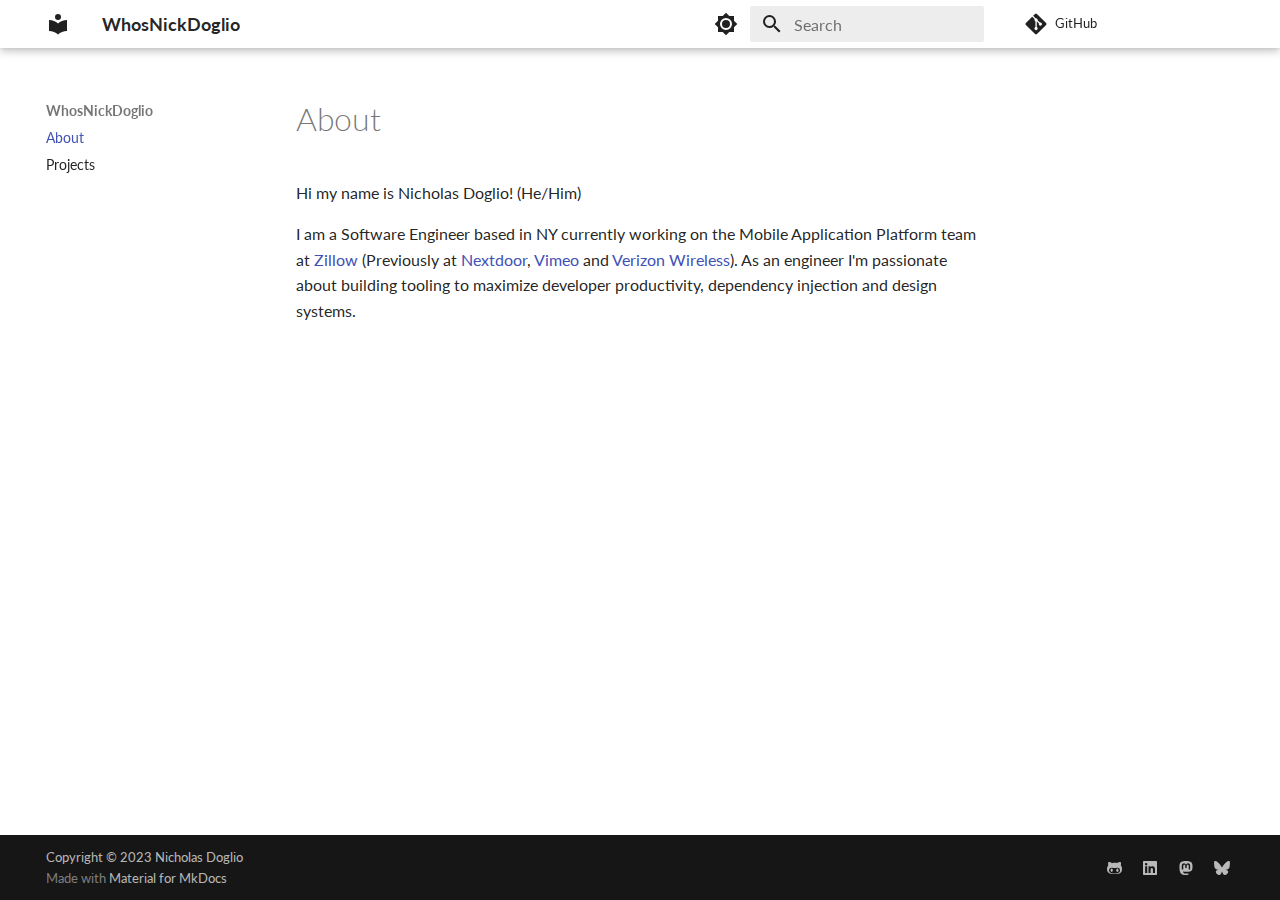
<file: index.html>
<!doctype html>
<html lang="en" class="no-js">
  <head>
    
      <meta charset="utf-8">
      <meta name="viewport" content="width=device-width,initial-scale=1">
      
      
        <meta name="author" content="WhosNickDoglio">
      
      
      
      
        <link rel="next" href="projects/">
      
      
      <link rel="icon" href="assets/images/favicon.png">
      <meta name="generator" content="mkdocs-1.6.1, mkdocs-material-9.6.9">
    
    
      
        <title>WhosNickDoglio</title>
      
    
    
      <link rel="stylesheet" href="assets/stylesheets/main.4af4bdda.min.css">
      
        
        <link rel="stylesheet" href="assets/stylesheets/palette.06af60db.min.css">
      
      


    
    
      
    
    
      
        
        
        <link rel="preconnect" href="https://fonts.gstatic.com" crossorigin>
        <link rel="stylesheet" href="https://fonts.googleapis.com/css?family=Lato:300,300i,400,400i,700,700i%7CFira+Code:400,400i,700,700i&display=fallback">
        <style>:root{--md-text-font:"Lato";--md-code-font:"Fira Code"}</style>
      
    
    
    <script>__md_scope=new URL(".",location),__md_hash=e=>[...e].reduce(((e,_)=>(e<<5)-e+_.charCodeAt(0)),0),__md_get=(e,_=localStorage,t=__md_scope)=>JSON.parse(_.getItem(t.pathname+"."+e)),__md_set=(e,_,t=localStorage,a=__md_scope)=>{try{t.setItem(a.pathname+"."+e,JSON.stringify(_))}catch(e){}}</script>
    
      

    
    
    
  </head>
  
  
    
    
      
    
    
    
    
    <body dir="ltr" data-md-color-scheme="default" data-md-color-primary="white" data-md-color-accent="green">
  
    
    <input class="md-toggle" data-md-toggle="drawer" type="checkbox" id="__drawer" autocomplete="off">
    <input class="md-toggle" data-md-toggle="search" type="checkbox" id="__search" autocomplete="off">
    <label class="md-overlay" for="__drawer"></label>
    <div data-md-component="skip">
      
    </div>
    <div data-md-component="announce">
      
    </div>
    
    
      

  

<header class="md-header md-header--shadow" data-md-component="header">
  <nav class="md-header__inner md-grid" aria-label="Header">
    <a href="." title="WhosNickDoglio" class="md-header__button md-logo" aria-label="WhosNickDoglio" data-md-component="logo">
      
  
  <svg xmlns="http://www.w3.org/2000/svg" viewBox="0 0 24 24"><path d="M12 8a3 3 0 0 0 3-3 3 3 0 0 0-3-3 3 3 0 0 0-3 3 3 3 0 0 0 3 3m0 3.54C9.64 9.35 6.5 8 3 8v11c3.5 0 6.64 1.35 9 3.54 2.36-2.19 5.5-3.54 9-3.54V8c-3.5 0-6.64 1.35-9 3.54"/></svg>

    </a>
    <label class="md-header__button md-icon" for="__drawer">
      
      <svg xmlns="http://www.w3.org/2000/svg" viewBox="0 0 24 24"><path d="M3 6h18v2H3zm0 5h18v2H3zm0 5h18v2H3z"/></svg>
    </label>
    <div class="md-header__title" data-md-component="header-title">
      <div class="md-header__ellipsis">
        <div class="md-header__topic">
          <span class="md-ellipsis">
            WhosNickDoglio
          </span>
        </div>
        <div class="md-header__topic" data-md-component="header-topic">
          <span class="md-ellipsis">
            
              About
            
          </span>
        </div>
      </div>
    </div>
    
      
        <form class="md-header__option" data-md-component="palette">
  
    
    
    
    <input class="md-option" data-md-color-media="(prefers-color-scheme: light)" data-md-color-scheme="default" data-md-color-primary="white" data-md-color-accent="green"  aria-label="Switch to dark mode"  type="radio" name="__palette" id="__palette_0">
    
      <label class="md-header__button md-icon" title="Switch to dark mode" for="__palette_1" hidden>
        <svg xmlns="http://www.w3.org/2000/svg" viewBox="0 0 24 24"><path d="M12 8a4 4 0 0 0-4 4 4 4 0 0 0 4 4 4 4 0 0 0 4-4 4 4 0 0 0-4-4m0 10a6 6 0 0 1-6-6 6 6 0 0 1 6-6 6 6 0 0 1 6 6 6 6 0 0 1-6 6m8-9.31V4h-4.69L12 .69 8.69 4H4v4.69L.69 12 4 15.31V20h4.69L12 23.31 15.31 20H20v-4.69L23.31 12z"/></svg>
      </label>
    
  
    
    
    
    <input class="md-option" data-md-color-media="(prefers-color-scheme: dark)" data-md-color-scheme="slate" data-md-color-primary="black" data-md-color-accent="green"  aria-label="Switch to light mode"  type="radio" name="__palette" id="__palette_1">
    
      <label class="md-header__button md-icon" title="Switch to light mode" for="__palette_0" hidden>
        <svg xmlns="http://www.w3.org/2000/svg" viewBox="0 0 24 24"><path d="M12 18c-.89 0-1.74-.2-2.5-.55C11.56 16.5 13 14.42 13 12s-1.44-4.5-3.5-5.45C10.26 6.2 11.11 6 12 6a6 6 0 0 1 6 6 6 6 0 0 1-6 6m8-9.31V4h-4.69L12 .69 8.69 4H4v4.69L.69 12 4 15.31V20h4.69L12 23.31 15.31 20H20v-4.69L23.31 12z"/></svg>
      </label>
    
  
</form>
      
    
    
      <script>var palette=__md_get("__palette");if(palette&&palette.color){if("(prefers-color-scheme)"===palette.color.media){var media=matchMedia("(prefers-color-scheme: light)"),input=document.querySelector(media.matches?"[data-md-color-media='(prefers-color-scheme: light)']":"[data-md-color-media='(prefers-color-scheme: dark)']");palette.color.media=input.getAttribute("data-md-color-media"),palette.color.scheme=input.getAttribute("data-md-color-scheme"),palette.color.primary=input.getAttribute("data-md-color-primary"),palette.color.accent=input.getAttribute("data-md-color-accent")}for(var[key,value]of Object.entries(palette.color))document.body.setAttribute("data-md-color-"+key,value)}</script>
    
    
    
      <label class="md-header__button md-icon" for="__search">
        
        <svg xmlns="http://www.w3.org/2000/svg" viewBox="0 0 24 24"><path d="M9.5 3A6.5 6.5 0 0 1 16 9.5c0 1.61-.59 3.09-1.56 4.23l.27.27h.79l5 5-1.5 1.5-5-5v-.79l-.27-.27A6.52 6.52 0 0 1 9.5 16 6.5 6.5 0 0 1 3 9.5 6.5 6.5 0 0 1 9.5 3m0 2C7 5 5 7 5 9.5S7 14 9.5 14 14 12 14 9.5 12 5 9.5 5"/></svg>
      </label>
      <div class="md-search" data-md-component="search" role="dialog">
  <label class="md-search__overlay" for="__search"></label>
  <div class="md-search__inner" role="search">
    <form class="md-search__form" name="search">
      <input type="text" class="md-search__input" name="query" aria-label="Search" placeholder="Search" autocapitalize="off" autocorrect="off" autocomplete="off" spellcheck="false" data-md-component="search-query" required>
      <label class="md-search__icon md-icon" for="__search">
        
        <svg xmlns="http://www.w3.org/2000/svg" viewBox="0 0 24 24"><path d="M9.5 3A6.5 6.5 0 0 1 16 9.5c0 1.61-.59 3.09-1.56 4.23l.27.27h.79l5 5-1.5 1.5-5-5v-.79l-.27-.27A6.52 6.52 0 0 1 9.5 16 6.5 6.5 0 0 1 3 9.5 6.5 6.5 0 0 1 9.5 3m0 2C7 5 5 7 5 9.5S7 14 9.5 14 14 12 14 9.5 12 5 9.5 5"/></svg>
        
        <svg xmlns="http://www.w3.org/2000/svg" viewBox="0 0 24 24"><path d="M20 11v2H8l5.5 5.5-1.42 1.42L4.16 12l7.92-7.92L13.5 5.5 8 11z"/></svg>
      </label>
      <nav class="md-search__options" aria-label="Search">
        
        <button type="reset" class="md-search__icon md-icon" title="Clear" aria-label="Clear" tabindex="-1">
          
          <svg xmlns="http://www.w3.org/2000/svg" viewBox="0 0 24 24"><path d="M19 6.41 17.59 5 12 10.59 6.41 5 5 6.41 10.59 12 5 17.59 6.41 19 12 13.41 17.59 19 19 17.59 13.41 12z"/></svg>
        </button>
      </nav>
      
    </form>
    <div class="md-search__output">
      <div class="md-search__scrollwrap" tabindex="0" data-md-scrollfix>
        <div class="md-search-result" data-md-component="search-result">
          <div class="md-search-result__meta">
            Initializing search
          </div>
          <ol class="md-search-result__list" role="presentation"></ol>
        </div>
      </div>
    </div>
  </div>
</div>
    
    
      <div class="md-header__source">
        <a href="https://github.com/WhosNickDoglio/whosnickdoglio.github.io" title="Go to repository" class="md-source" data-md-component="source">
  <div class="md-source__icon md-icon">
    
    <svg xmlns="http://www.w3.org/2000/svg" viewBox="0 0 448 512"><!--! Font Awesome Free 6.7.2 by @fontawesome - https://fontawesome.com License - https://fontawesome.com/license/free (Icons: CC BY 4.0, Fonts: SIL OFL 1.1, Code: MIT License) Copyright 2024 Fonticons, Inc.--><path d="M439.55 236.05 244 40.45a28.87 28.87 0 0 0-40.81 0l-40.66 40.63 51.52 51.52c27.06-9.14 52.68 16.77 43.39 43.68l49.66 49.66c34.23-11.8 61.18 31 35.47 56.69-26.49 26.49-70.21-2.87-56-37.34L240.22 199v121.85c25.3 12.54 22.26 41.85 9.08 55a34.34 34.34 0 0 1-48.55 0c-17.57-17.6-11.07-46.91 11.25-56v-123c-20.8-8.51-24.6-30.74-18.64-45L142.57 101 8.45 235.14a28.86 28.86 0 0 0 0 40.81l195.61 195.6a28.86 28.86 0 0 0 40.8 0l194.69-194.69a28.86 28.86 0 0 0 0-40.81"/></svg>
  </div>
  <div class="md-source__repository">
    GitHub
  </div>
</a>
      </div>
    
  </nav>
  
</header>
    
    <div class="md-container" data-md-component="container">
      
      
        
          
        
      
      <main class="md-main" data-md-component="main">
        <div class="md-main__inner md-grid">
          
            
              
              <div class="md-sidebar md-sidebar--primary" data-md-component="sidebar" data-md-type="navigation" >
                <div class="md-sidebar__scrollwrap">
                  <div class="md-sidebar__inner">
                    



<nav class="md-nav md-nav--primary" aria-label="Navigation" data-md-level="0">
  <label class="md-nav__title" for="__drawer">
    <a href="." title="WhosNickDoglio" class="md-nav__button md-logo" aria-label="WhosNickDoglio" data-md-component="logo">
      
  
  <svg xmlns="http://www.w3.org/2000/svg" viewBox="0 0 24 24"><path d="M12 8a3 3 0 0 0 3-3 3 3 0 0 0-3-3 3 3 0 0 0-3 3 3 3 0 0 0 3 3m0 3.54C9.64 9.35 6.5 8 3 8v11c3.5 0 6.64 1.35 9 3.54 2.36-2.19 5.5-3.54 9-3.54V8c-3.5 0-6.64 1.35-9 3.54"/></svg>

    </a>
    WhosNickDoglio
  </label>
  
    <div class="md-nav__source">
      <a href="https://github.com/WhosNickDoglio/whosnickdoglio.github.io" title="Go to repository" class="md-source" data-md-component="source">
  <div class="md-source__icon md-icon">
    
    <svg xmlns="http://www.w3.org/2000/svg" viewBox="0 0 448 512"><!--! Font Awesome Free 6.7.2 by @fontawesome - https://fontawesome.com License - https://fontawesome.com/license/free (Icons: CC BY 4.0, Fonts: SIL OFL 1.1, Code: MIT License) Copyright 2024 Fonticons, Inc.--><path d="M439.55 236.05 244 40.45a28.87 28.87 0 0 0-40.81 0l-40.66 40.63 51.52 51.52c27.06-9.14 52.68 16.77 43.39 43.68l49.66 49.66c34.23-11.8 61.18 31 35.47 56.69-26.49 26.49-70.21-2.87-56-37.34L240.22 199v121.85c25.3 12.54 22.26 41.85 9.08 55a34.34 34.34 0 0 1-48.55 0c-17.57-17.6-11.07-46.91 11.25-56v-123c-20.8-8.51-24.6-30.74-18.64-45L142.57 101 8.45 235.14a28.86 28.86 0 0 0 0 40.81l195.61 195.6a28.86 28.86 0 0 0 40.8 0l194.69-194.69a28.86 28.86 0 0 0 0-40.81"/></svg>
  </div>
  <div class="md-source__repository">
    GitHub
  </div>
</a>
    </div>
  
  <ul class="md-nav__list" data-md-scrollfix>
    
      
      
  
  
    
  
  
  
    <li class="md-nav__item md-nav__item--active">
      
      <input class="md-nav__toggle md-toggle" type="checkbox" id="__toc">
      
      
      
      <a href="." class="md-nav__link md-nav__link--active">
        
  
  <span class="md-ellipsis">
    About
    
  </span>
  

      </a>
      
    </li>
  

    
      
      
  
  
  
  
    <li class="md-nav__item">
      <a href="projects/" class="md-nav__link">
        
  
  <span class="md-ellipsis">
    Projects
    
  </span>
  

      </a>
    </li>
  

    
  </ul>
</nav>
                  </div>
                </div>
              </div>
            
            
              
              <div class="md-sidebar md-sidebar--secondary" data-md-component="sidebar" data-md-type="toc" >
                <div class="md-sidebar__scrollwrap">
                  <div class="md-sidebar__inner">
                    

<nav class="md-nav md-nav--secondary" aria-label="Table of contents">
  
  
  
  
</nav>
                  </div>
                </div>
              </div>
            
          
          
            <div class="md-content" data-md-component="content">
              <article class="md-content__inner md-typeset">
                
                  


  
  


  <h1>About</h1>

<p>Hi my name is Nicholas Doglio! (He/Him)</p>
<p>I am a Software Engineer based in NY currently working on the Mobile Application Platform team
at <a href="https://www.zillow.com/">Zillow</a> (Previously at <a href="https://nextdoor.com/">Nextdoor</a>, <a href="https://vimeo.com/">Vimeo</a>
and <a href="https://www.verizon.com/">Verizon Wireless</a>). As an engineer I'm passionate about building tooling to maximize
developer productivity, dependency injection and design systems.</p>












                
              </article>
            </div>
          
          
<script>var target=document.getElementById(location.hash.slice(1));target&&target.name&&(target.checked=target.name.startsWith("__tabbed_"))</script>
        </div>
        
      </main>
      
        <footer class="md-footer">
  
  <div class="md-footer-meta md-typeset">
    <div class="md-footer-meta__inner md-grid">
      <div class="md-copyright">
  
    <div class="md-copyright__highlight">
      Copyright &copy; 2023 Nicholas Doglio
    </div>
  
  
    Made with
    <a href="https://squidfunk.github.io/mkdocs-material/" target="_blank" rel="noopener">
      Material for MkDocs
    </a>
  
</div>
      
        <div class="md-social">
  
    
    
    
    
      
      
    
    <a href="https://github.com/WhosNickDoglio/" target="_blank" rel="noopener" title="github.com" class="md-social__link">
      <svg xmlns="http://www.w3.org/2000/svg" viewBox="0 0 480 512"><!--! Font Awesome Free 6.7.2 by @fontawesome - https://fontawesome.com License - https://fontawesome.com/license/free (Icons: CC BY 4.0, Fonts: SIL OFL 1.1, Code: MIT License) Copyright 2024 Fonticons, Inc.--><path d="M186.1 328.7c0 20.9-10.9 55.1-36.7 55.1s-36.7-34.2-36.7-55.1 10.9-55.1 36.7-55.1 36.7 34.2 36.7 55.1M480 278.2c0 31.9-3.2 65.7-17.5 95-37.9 76.6-142.1 74.8-216.7 74.8-75.8 0-186.2 2.7-225.6-74.8-14.6-29-20.2-63.1-20.2-95 0-41.9 13.9-81.5 41.5-113.6-5.2-15.8-7.7-32.4-7.7-48.8 0-21.5 4.9-32.3 14.6-51.8 45.3 0 74.3 9 108.8 36 29-6.9 58.8-10 88.7-10 27 0 54.2 2.9 80.4 9.2 34-26.7 63-35.2 107.8-35.2 9.8 19.5 14.6 30.3 14.6 51.8 0 16.4-2.6 32.7-7.7 48.2 27.5 32.4 39 72.3 39 114.2m-64.3 50.5c0-43.9-26.7-82.6-73.5-82.6-18.9 0-37 3.4-56 6-14.9 2.3-29.8 3.2-45.1 3.2-15.2 0-30.1-.9-45.1-3.2-18.7-2.6-37-6-56-6-46.8 0-73.5 38.7-73.5 82.6 0 87.8 80.4 101.3 150.4 101.3h48.2c70.3 0 150.6-13.4 150.6-101.3m-82.6-55.1c-25.8 0-36.7 34.2-36.7 55.1s10.9 55.1 36.7 55.1 36.7-34.2 36.7-55.1-10.9-55.1-36.7-55.1"/></svg>
    </a>
  
    
    
    
    
      
      
    
    <a href="https://www.linkedin.com/in/nicholasdoglio/" target="_blank" rel="noopener" title="www.linkedin.com" class="md-social__link">
      <svg xmlns="http://www.w3.org/2000/svg" viewBox="0 0 448 512"><!--! Font Awesome Free 6.7.2 by @fontawesome - https://fontawesome.com License - https://fontawesome.com/license/free (Icons: CC BY 4.0, Fonts: SIL OFL 1.1, Code: MIT License) Copyright 2024 Fonticons, Inc.--><path d="M416 32H31.9C14.3 32 0 46.5 0 64.3v383.4C0 465.5 14.3 480 31.9 480H416c17.6 0 32-14.5 32-32.3V64.3c0-17.8-14.4-32.3-32-32.3M135.4 416H69V202.2h66.5V416zm-33.2-243c-21.3 0-38.5-17.3-38.5-38.5S80.9 96 102.2 96c21.2 0 38.5 17.3 38.5 38.5 0 21.3-17.2 38.5-38.5 38.5m282.1 243h-66.4V312c0-24.8-.5-56.7-34.5-56.7-34.6 0-39.9 27-39.9 54.9V416h-66.4V202.2h63.7v29.2h.9c8.9-16.8 30.6-34.5 62.9-34.5 67.2 0 79.7 44.3 79.7 101.9z"/></svg>
    </a>
  
    
    
      
    
    
    
      
      
    
    <a href="https://androiddev.social/@WhosNickDoglio" target="_blank" rel="noopener me" title="androiddev.social" class="md-social__link">
      <svg xmlns="http://www.w3.org/2000/svg" viewBox="0 0 448 512"><!--! Font Awesome Free 6.7.2 by @fontawesome - https://fontawesome.com License - https://fontawesome.com/license/free (Icons: CC BY 4.0, Fonts: SIL OFL 1.1, Code: MIT License) Copyright 2024 Fonticons, Inc.--><path d="M433 179.11c0-97.2-63.71-125.7-63.71-125.7-62.52-28.7-228.56-28.4-290.48 0 0 0-63.72 28.5-63.72 125.7 0 115.7-6.6 259.4 105.63 289.1 40.51 10.7 75.32 13 103.33 11.4 50.81-2.8 79.32-18.1 79.32-18.1l-1.7-36.9s-36.31 11.4-77.12 10.1c-40.41-1.4-83-4.4-89.63-54a102.5 102.5 0 0 1-.9-13.9c85.63 20.9 158.65 9.1 178.75 6.7 56.12-6.7 105-41.3 111.23-72.9 9.8-49.8 9-121.5 9-121.5m-75.12 125.2h-46.63v-114.2c0-49.7-64-51.6-64 6.9v62.5h-46.33V197c0-58.5-64-56.6-64-6.9v114.2H90.19c0-122.1-5.2-147.9 18.41-175 25.9-28.9 79.82-30.8 103.83 6.1l11.6 19.5 11.6-19.5c24.11-37.1 78.12-34.8 103.83-6.1 23.71 27.3 18.4 53 18.4 175z"/></svg>
    </a>
  
    
    
    
    
      
      
    
    <a href="https://bsky.app/profile/whosnickdoglio.dev" target="_blank" rel="noopener" title="bsky.app" class="md-social__link">
      <svg xmlns="http://www.w3.org/2000/svg" viewBox="0 0 512 512"><!--! Font Awesome Free 6.7.2 by @fontawesome - https://fontawesome.com License - https://fontawesome.com/license/free (Icons: CC BY 4.0, Fonts: SIL OFL 1.1, Code: MIT License) Copyright 2024 Fonticons, Inc.--><path d="M111.8 62.2C170.2 105.9 233 194.7 256 242.4c23-47.6 85.8-136.4 144.2-180.2 42.1-31.6 110.3-56 110.3 21.8 0 15.5-8.9 130.5-14.1 149.2-18.2 64.8-84.4 81.4-143.3 71.3C456 322 482.2 380 425.6 438c-107.4 110.2-154.3-27.6-166.3-62.9-1.7-4.9-2.6-7.8-3.3-7.8s-1.6 3-3.3 7.8c-12 35.3-59 173.1-166.3 62.9-56.5-58-30.4-116 72.5-133.5C100 314.6 33.8 298 15.7 233.1 10.4 214.4 1.5 99.4 1.5 83.9c0-77.8 68.2-53.4 110.3-21.8z"/></svg>
    </a>
  
</div>
      
    </div>
  </div>
</footer>
      
    </div>
    <div class="md-dialog" data-md-component="dialog">
      <div class="md-dialog__inner md-typeset"></div>
    </div>
    
    
    <script id="__config" type="application/json">{"base": ".", "features": [], "search": "assets/javascripts/workers/search.f8cc74c7.min.js", "translations": {"clipboard.copied": "Copied to clipboard", "clipboard.copy": "Copy to clipboard", "search.result.more.one": "1 more on this page", "search.result.more.other": "# more on this page", "search.result.none": "No matching documents", "search.result.one": "1 matching document", "search.result.other": "# matching documents", "search.result.placeholder": "Type to start searching", "search.result.term.missing": "Missing", "select.version": "Select version"}}</script>
    
    
      <script src="assets/javascripts/bundle.c8b220af.min.js"></script>
      
    
  </body>
</html>
</file>
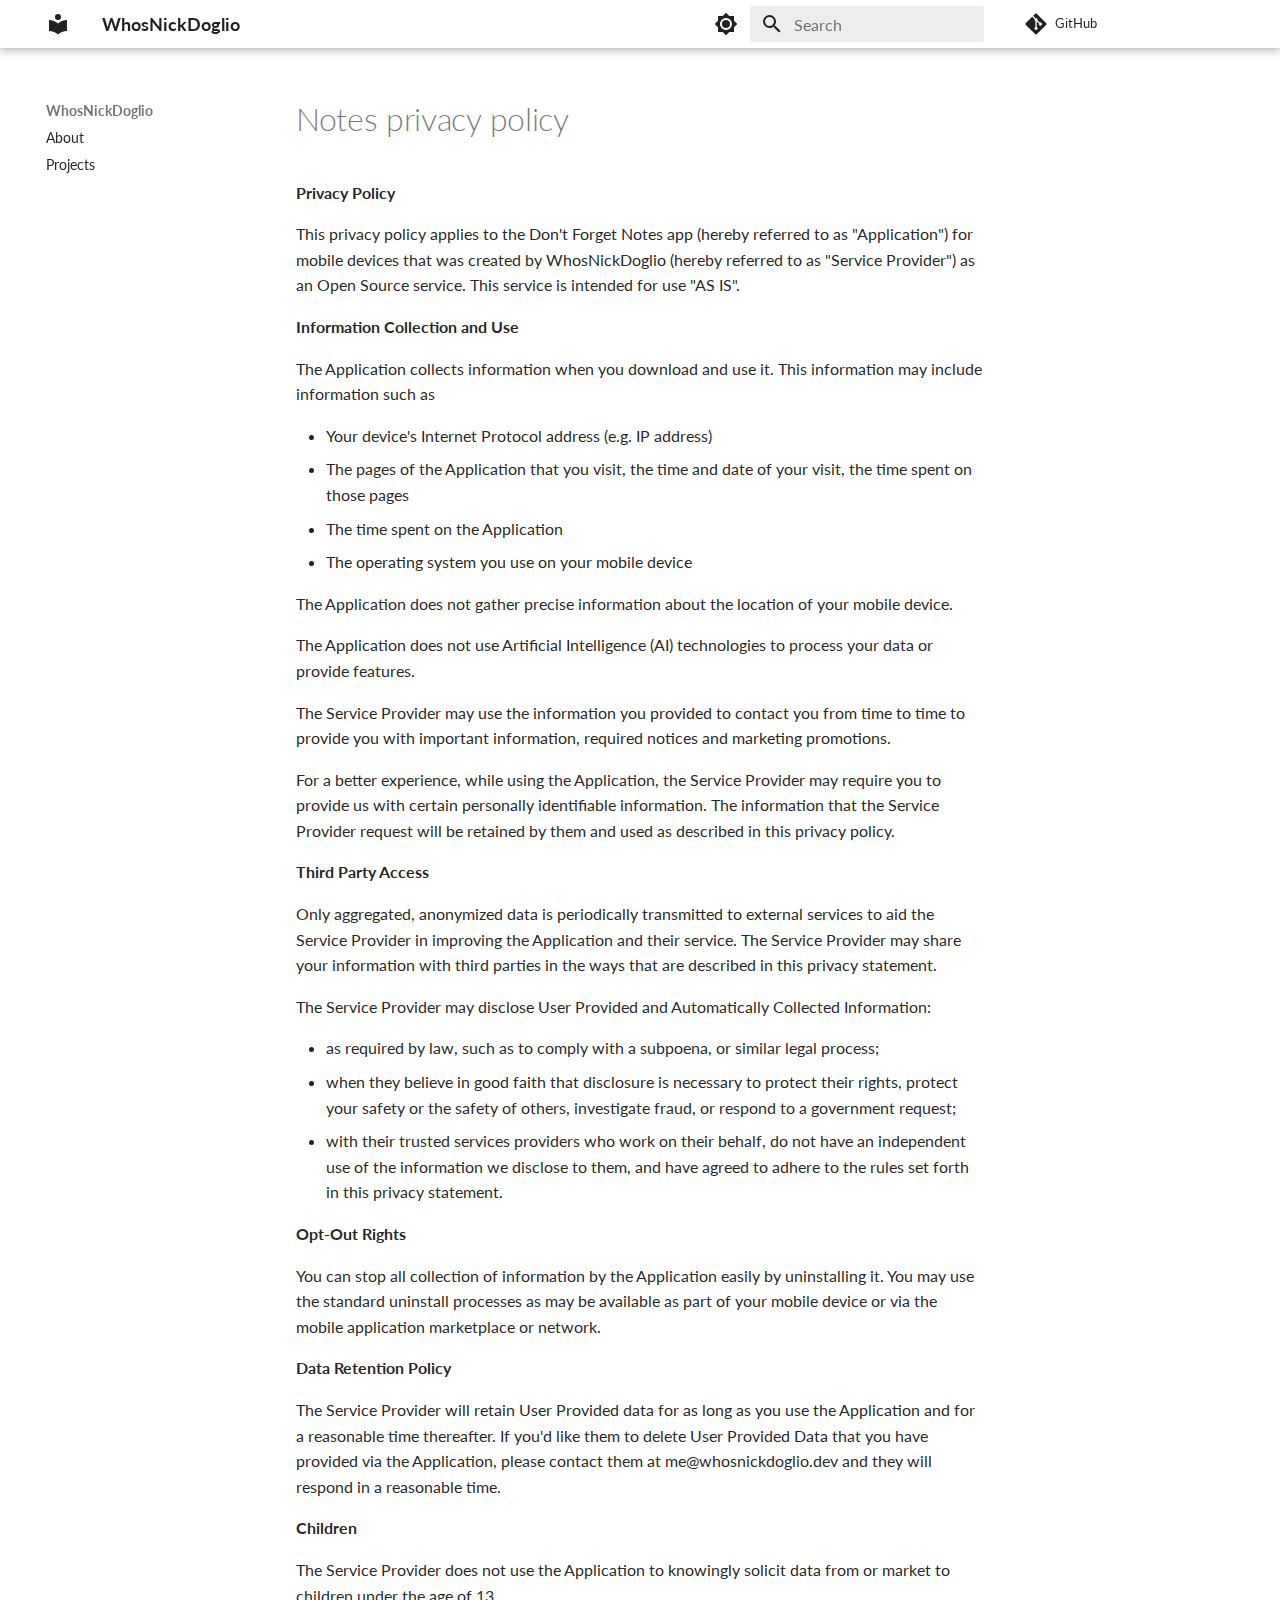
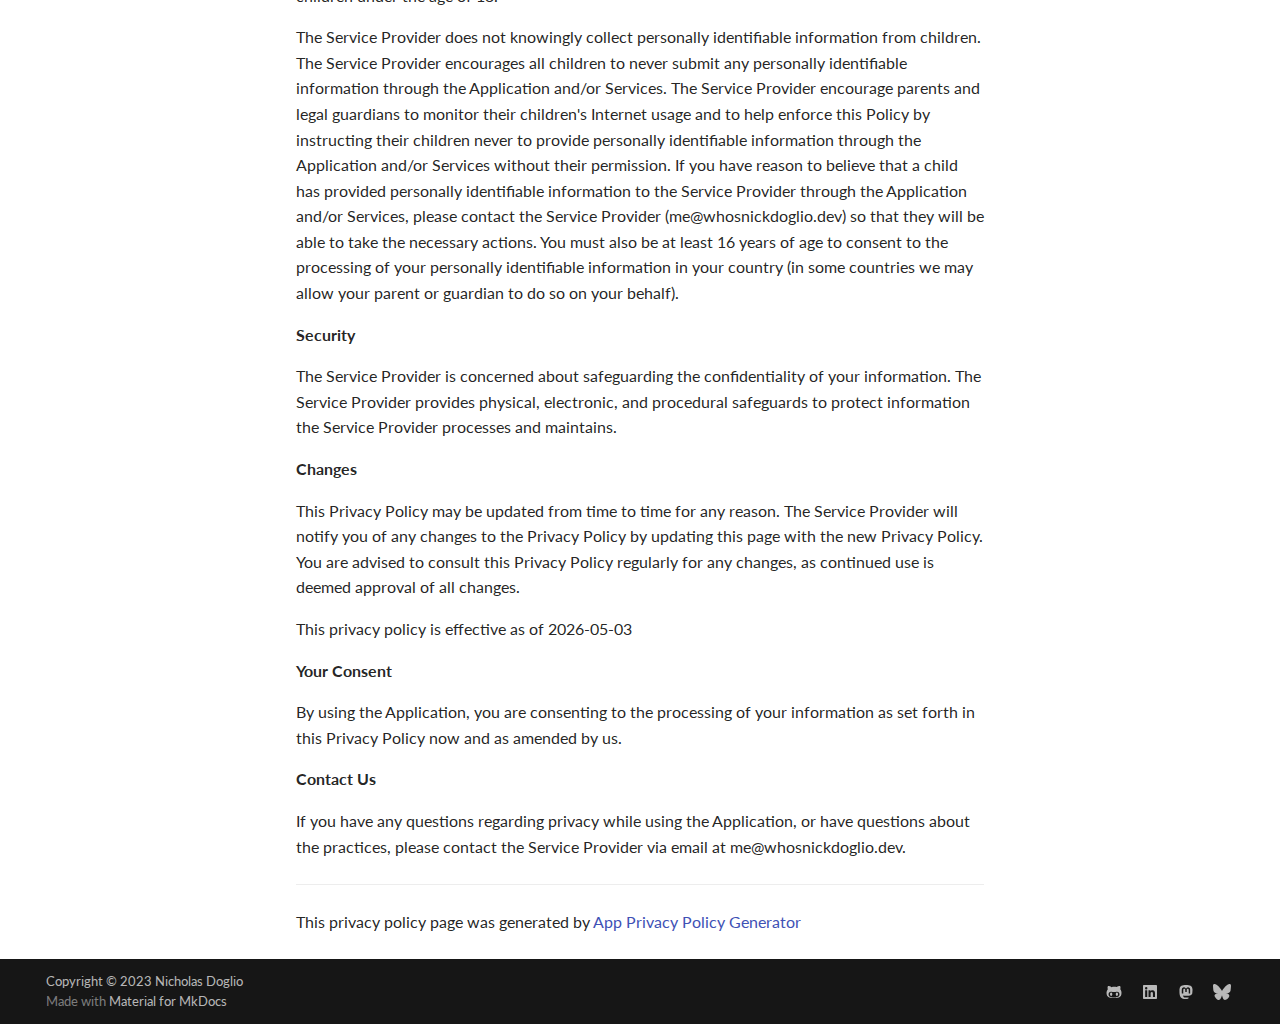
<file: notes_privacy_policy/index.html>
<!doctype html>
<html lang="en" class="no-js">
  <head>
    
      <meta charset="utf-8">
      <meta name="viewport" content="width=device-width,initial-scale=1">
      
      
        <meta name="author" content="WhosNickDoglio">
      
      
      
      
      
        
      
      
      <link rel="icon" href="../assets/images/favicon.png">
      <meta name="generator" content="mkdocs-1.6.1, mkdocs-material-9.7.6">
    
    
      
        <title>Notes privacy policy - WhosNickDoglio</title>
      
    
    
      <link rel="stylesheet" href="../assets/stylesheets/main.484c7ddc.min.css">
      
        
        <link rel="stylesheet" href="../assets/stylesheets/palette.ab4e12ef.min.css">
      
      


    
    
      
    
    
      
        
        
        <link rel="preconnect" href="https://fonts.gstatic.com" crossorigin>
        <link rel="stylesheet" href="https://fonts.googleapis.com/css?family=Lato:300,300i,400,400i,700,700i%7CFira+Code:400,400i,700,700i&display=fallback">
        <style>:root{--md-text-font:"Lato";--md-code-font:"Fira Code"}</style>
      
    
    
    <script>__md_scope=new URL("..",location),__md_hash=e=>[...e].reduce(((e,_)=>(e<<5)-e+_.charCodeAt(0)),0),__md_get=(e,_=localStorage,t=__md_scope)=>JSON.parse(_.getItem(t.pathname+"."+e)),__md_set=(e,_,t=localStorage,a=__md_scope)=>{try{t.setItem(a.pathname+"."+e,JSON.stringify(_))}catch(e){}}</script>
    
      

    
    
  </head>
  
  
    
    
      
    
    
    
    
    <body dir="ltr" data-md-color-scheme="default" data-md-color-primary="white" data-md-color-accent="green">
  
    
    <input class="md-toggle" data-md-toggle="drawer" type="checkbox" id="__drawer" autocomplete="off">
    <input class="md-toggle" data-md-toggle="search" type="checkbox" id="__search" autocomplete="off">
    <label class="md-overlay" for="__drawer"></label>
    <div data-md-component="skip">
      
    </div>
    <div data-md-component="announce">
      
    </div>
    
    
      

  

<header class="md-header md-header--shadow" data-md-component="header">
  <nav class="md-header__inner md-grid" aria-label="Header">
    <a href=".." title="WhosNickDoglio" class="md-header__button md-logo" aria-label="WhosNickDoglio" data-md-component="logo">
      
  
  <svg xmlns="http://www.w3.org/2000/svg" viewBox="0 0 24 24"><path d="M12 8a3 3 0 0 0 3-3 3 3 0 0 0-3-3 3 3 0 0 0-3 3 3 3 0 0 0 3 3m0 3.54C9.64 9.35 6.5 8 3 8v11c3.5 0 6.64 1.35 9 3.54 2.36-2.19 5.5-3.54 9-3.54V8c-3.5 0-6.64 1.35-9 3.54"/></svg>

    </a>
    <label class="md-header__button md-icon" for="__drawer">
      
      <svg xmlns="http://www.w3.org/2000/svg" viewBox="0 0 24 24"><path d="M3 6h18v2H3zm0 5h18v2H3zm0 5h18v2H3z"/></svg>
    </label>
    <div class="md-header__title" data-md-component="header-title">
      <div class="md-header__ellipsis">
        <div class="md-header__topic">
          <span class="md-ellipsis">
            WhosNickDoglio
          </span>
        </div>
        <div class="md-header__topic" data-md-component="header-topic">
          <span class="md-ellipsis">
            
              Notes privacy policy
            
          </span>
        </div>
      </div>
    </div>
    
      
        <form class="md-header__option" data-md-component="palette">
  
    
    
    
    <input class="md-option" data-md-color-media="(prefers-color-scheme: light)" data-md-color-scheme="default" data-md-color-primary="white" data-md-color-accent="green"  aria-label="Switch to dark mode"  type="radio" name="__palette" id="__palette_0">
    
      <label class="md-header__button md-icon" title="Switch to dark mode" for="__palette_1" hidden>
        <svg xmlns="http://www.w3.org/2000/svg" viewBox="0 0 24 24"><path d="M12 8a4 4 0 0 0-4 4 4 4 0 0 0 4 4 4 4 0 0 0 4-4 4 4 0 0 0-4-4m0 10a6 6 0 0 1-6-6 6 6 0 0 1 6-6 6 6 0 0 1 6 6 6 6 0 0 1-6 6m8-9.31V4h-4.69L12 .69 8.69 4H4v4.69L.69 12 4 15.31V20h4.69L12 23.31 15.31 20H20v-4.69L23.31 12z"/></svg>
      </label>
    
  
    
    
    
    <input class="md-option" data-md-color-media="(prefers-color-scheme: dark)" data-md-color-scheme="slate" data-md-color-primary="black" data-md-color-accent="green"  aria-label="Switch to light mode"  type="radio" name="__palette" id="__palette_1">
    
      <label class="md-header__button md-icon" title="Switch to light mode" for="__palette_0" hidden>
        <svg xmlns="http://www.w3.org/2000/svg" viewBox="0 0 24 24"><path d="M12 18c-.89 0-1.74-.2-2.5-.55C11.56 16.5 13 14.42 13 12s-1.44-4.5-3.5-5.45C10.26 6.2 11.11 6 12 6a6 6 0 0 1 6 6 6 6 0 0 1-6 6m8-9.31V4h-4.69L12 .69 8.69 4H4v4.69L.69 12 4 15.31V20h4.69L12 23.31 15.31 20H20v-4.69L23.31 12z"/></svg>
      </label>
    
  
</form>
      
    
    
      <script>var palette=__md_get("__palette");if(palette&&palette.color){if("(prefers-color-scheme)"===palette.color.media){var media=matchMedia("(prefers-color-scheme: light)"),input=document.querySelector(media.matches?"[data-md-color-media='(prefers-color-scheme: light)']":"[data-md-color-media='(prefers-color-scheme: dark)']");palette.color.media=input.getAttribute("data-md-color-media"),palette.color.scheme=input.getAttribute("data-md-color-scheme"),palette.color.primary=input.getAttribute("data-md-color-primary"),palette.color.accent=input.getAttribute("data-md-color-accent")}for(var[key,value]of Object.entries(palette.color))document.body.setAttribute("data-md-color-"+key,value)}</script>
    
    
    
      
      
        <label class="md-header__button md-icon" for="__search">
          
          <svg xmlns="http://www.w3.org/2000/svg" viewBox="0 0 24 24"><path d="M9.5 3A6.5 6.5 0 0 1 16 9.5c0 1.61-.59 3.09-1.56 4.23l.27.27h.79l5 5-1.5 1.5-5-5v-.79l-.27-.27A6.52 6.52 0 0 1 9.5 16 6.5 6.5 0 0 1 3 9.5 6.5 6.5 0 0 1 9.5 3m0 2C7 5 5 7 5 9.5S7 14 9.5 14 14 12 14 9.5 12 5 9.5 5"/></svg>
        </label>
        <div class="md-search" data-md-component="search" role="dialog">
  <label class="md-search__overlay" for="__search"></label>
  <div class="md-search__inner" role="search">
    <form class="md-search__form" name="search">
      <input type="text" class="md-search__input" name="query" aria-label="Search" placeholder="Search" autocapitalize="off" autocorrect="off" autocomplete="off" spellcheck="false" data-md-component="search-query" required>
      <label class="md-search__icon md-icon" for="__search">
        
        <svg xmlns="http://www.w3.org/2000/svg" viewBox="0 0 24 24"><path d="M9.5 3A6.5 6.5 0 0 1 16 9.5c0 1.61-.59 3.09-1.56 4.23l.27.27h.79l5 5-1.5 1.5-5-5v-.79l-.27-.27A6.52 6.52 0 0 1 9.5 16 6.5 6.5 0 0 1 3 9.5 6.5 6.5 0 0 1 9.5 3m0 2C7 5 5 7 5 9.5S7 14 9.5 14 14 12 14 9.5 12 5 9.5 5"/></svg>
        
        <svg xmlns="http://www.w3.org/2000/svg" viewBox="0 0 24 24"><path d="M20 11v2H8l5.5 5.5-1.42 1.42L4.16 12l7.92-7.92L13.5 5.5 8 11z"/></svg>
      </label>
      <nav class="md-search__options" aria-label="Search">
        
        <button type="reset" class="md-search__icon md-icon" title="Clear" aria-label="Clear" tabindex="-1">
          
          <svg xmlns="http://www.w3.org/2000/svg" viewBox="0 0 24 24"><path d="M19 6.41 17.59 5 12 10.59 6.41 5 5 6.41 10.59 12 5 17.59 6.41 19 12 13.41 17.59 19 19 17.59 13.41 12z"/></svg>
        </button>
      </nav>
      
    </form>
    <div class="md-search__output">
      <div class="md-search__scrollwrap" tabindex="0" data-md-scrollfix>
        <div class="md-search-result" data-md-component="search-result">
          <div class="md-search-result__meta">
            Initializing search
          </div>
          <ol class="md-search-result__list" role="presentation"></ol>
        </div>
      </div>
    </div>
  </div>
</div>
      
    
    
      <div class="md-header__source">
        <a href="https://github.com/WhosNickDoglio/whosnickdoglio.github.io" title="Go to repository" class="md-source" data-md-component="source">
  <div class="md-source__icon md-icon">
    
    <svg xmlns="http://www.w3.org/2000/svg" viewBox="0 0 448 512"><!--! Font Awesome Free 7.1.0 by @fontawesome - https://fontawesome.com License - https://fontawesome.com/license/free (Icons: CC BY 4.0, Fonts: SIL OFL 1.1, Code: MIT License) Copyright 2025 Fonticons, Inc.--><path d="M439.6 236.1 244 40.5c-5.4-5.5-12.8-8.5-20.4-8.5s-15 3-20.4 8.4L162.5 81l51.5 51.5c27.1-9.1 52.7 16.8 43.4 43.7l49.7 49.7c34.2-11.8 61.2 31 35.5 56.7-26.5 26.5-70.2-2.9-56-37.3L240.3 199v121.9c25.3 12.5 22.3 41.8 9.1 55-6.4 6.4-15.2 10.1-24.3 10.1s-17.8-3.6-24.3-10.1c-17.6-17.6-11.1-46.9 11.2-56v-123c-20.8-8.5-24.6-30.7-18.6-45L142.6 101 8.5 235.1C3 240.6 0 247.9 0 255.5s3 15 8.5 20.4l195.6 195.7c5.4 5.4 12.7 8.4 20.4 8.4s15-3 20.4-8.4l194.7-194.7c5.4-5.4 8.4-12.8 8.4-20.4s-3-15-8.4-20.4"/></svg>
  </div>
  <div class="md-source__repository">
    GitHub
  </div>
</a>
      </div>
    
  </nav>
  
</header>
    
    <div class="md-container" data-md-component="container">
      
      
        
          
        
      
      <main class="md-main" data-md-component="main">
        <div class="md-main__inner md-grid">
          
            
              
              <div class="md-sidebar md-sidebar--primary" data-md-component="sidebar" data-md-type="navigation" >
                <div class="md-sidebar__scrollwrap">
                  <div class="md-sidebar__inner">
                    



<nav class="md-nav md-nav--primary" aria-label="Navigation" data-md-level="0">
  <label class="md-nav__title" for="__drawer">
    <a href=".." title="WhosNickDoglio" class="md-nav__button md-logo" aria-label="WhosNickDoglio" data-md-component="logo">
      
  
  <svg xmlns="http://www.w3.org/2000/svg" viewBox="0 0 24 24"><path d="M12 8a3 3 0 0 0 3-3 3 3 0 0 0-3-3 3 3 0 0 0-3 3 3 3 0 0 0 3 3m0 3.54C9.64 9.35 6.5 8 3 8v11c3.5 0 6.64 1.35 9 3.54 2.36-2.19 5.5-3.54 9-3.54V8c-3.5 0-6.64 1.35-9 3.54"/></svg>

    </a>
    WhosNickDoglio
  </label>
  
    <div class="md-nav__source">
      <a href="https://github.com/WhosNickDoglio/whosnickdoglio.github.io" title="Go to repository" class="md-source" data-md-component="source">
  <div class="md-source__icon md-icon">
    
    <svg xmlns="http://www.w3.org/2000/svg" viewBox="0 0 448 512"><!--! Font Awesome Free 7.1.0 by @fontawesome - https://fontawesome.com License - https://fontawesome.com/license/free (Icons: CC BY 4.0, Fonts: SIL OFL 1.1, Code: MIT License) Copyright 2025 Fonticons, Inc.--><path d="M439.6 236.1 244 40.5c-5.4-5.5-12.8-8.5-20.4-8.5s-15 3-20.4 8.4L162.5 81l51.5 51.5c27.1-9.1 52.7 16.8 43.4 43.7l49.7 49.7c34.2-11.8 61.2 31 35.5 56.7-26.5 26.5-70.2-2.9-56-37.3L240.3 199v121.9c25.3 12.5 22.3 41.8 9.1 55-6.4 6.4-15.2 10.1-24.3 10.1s-17.8-3.6-24.3-10.1c-17.6-17.6-11.1-46.9 11.2-56v-123c-20.8-8.5-24.6-30.7-18.6-45L142.6 101 8.5 235.1C3 240.6 0 247.9 0 255.5s3 15 8.5 20.4l195.6 195.7c5.4 5.4 12.7 8.4 20.4 8.4s15-3 20.4-8.4l194.7-194.7c5.4-5.4 8.4-12.8 8.4-20.4s-3-15-8.4-20.4"/></svg>
  </div>
  <div class="md-source__repository">
    GitHub
  </div>
</a>
    </div>
  
  <ul class="md-nav__list" data-md-scrollfix>
    
      
      
  
  
  
  
    <li class="md-nav__item">
      <a href=".." class="md-nav__link">
        
  
  
  <span class="md-ellipsis">
    
  
    About
  

    
  </span>
  
  

      </a>
    </li>
  

    
      
      
  
  
  
  
    <li class="md-nav__item">
      <a href="../projects/" class="md-nav__link">
        
  
  
  <span class="md-ellipsis">
    
  
    Projects
  

    
  </span>
  
  

      </a>
    </li>
  

    
  </ul>
</nav>
                  </div>
                </div>
              </div>
            
            
              
              <div class="md-sidebar md-sidebar--secondary" data-md-component="sidebar" data-md-type="toc" >
                <div class="md-sidebar__scrollwrap">
                  <div class="md-sidebar__inner">
                    

<nav class="md-nav md-nav--secondary" aria-label="Table of contents">
  
  
  
  
</nav>
                  </div>
                </div>
              </div>
            
          
          
            <div class="md-content" data-md-component="content">
              
              <article class="md-content__inner md-typeset">
                
                  


  
  


  <h1>Notes privacy policy</h1>

<p><strong>Privacy Policy</strong></p>
<p>This privacy policy applies to the Don't Forget Notes app (hereby referred to as "Application") for mobile devices that was created by WhosNickDoglio (hereby referred to as "Service Provider") as an Open Source service. This service is intended for use "AS IS".</p>
<p><strong>Information Collection and Use</strong></p>
<p>The Application collects information when you download and use it. This information may include information such as</p>
<ul>
<li>Your device's Internet Protocol address (e.g. IP address)</li>
<li>The pages of the Application that you visit, the time and date of your visit, the time spent on those pages</li>
<li>The time spent on the Application</li>
<li>The operating system you use on your mobile device</li>
</ul>
<p>The Application does not gather precise information about the location of your mobile device.</p>
<p>The Application does not use Artificial Intelligence (AI) technologies to process your data or provide features.</p>
<p>The Service Provider may use the information you provided to contact you from time to time to provide you with important information, required notices and marketing promotions.</p>
<p>For a better experience, while using the Application, the Service Provider may require you to provide us with certain personally identifiable information. The information that the Service Provider request will be retained by them and used as described in this privacy policy.</p>
<p><strong>Third Party Access</strong></p>
<p>Only aggregated, anonymized data is periodically transmitted to external services to aid the Service Provider in improving the Application and their service. The Service Provider may share your information with third parties in the ways that are described in this privacy statement.</p>
<p>The Service Provider may disclose User Provided and Automatically Collected Information:</p>
<ul>
<li>as required by law, such as to comply with a subpoena, or similar legal process;</li>
<li>when they believe in good faith that disclosure is necessary to protect their rights, protect your safety or the safety of others, investigate fraud, or respond to a government request;</li>
<li>with their trusted services providers who work on their behalf, do not have an independent use of the information we disclose to them, and have agreed to adhere to the rules set forth in this privacy statement.</li>
</ul>
<p><strong>Opt-Out Rights</strong></p>
<p>You can stop all collection of information by the Application easily by uninstalling it. You may use the standard uninstall processes as may be available as part of your mobile device or via the mobile application marketplace or network.</p>
<p><strong>Data Retention Policy</strong></p>
<p>The Service Provider will retain User Provided data for as long as you use the Application and for a reasonable time thereafter. If you'd like them to delete User Provided Data that you have provided via the Application, please contact them at me@whosnickdoglio.dev and they will respond in a reasonable time.</p>
<p><strong>Children</strong></p>
<p>The Service Provider does not use the Application to knowingly solicit data from or market to children under the age of 13.</p>
<p>The Service Provider does not knowingly collect personally identifiable information from children. The Service Provider encourages all children to never submit any personally identifiable information through the Application and/or Services. The Service Provider encourage parents and legal guardians to monitor their children's Internet usage and to help enforce this Policy by instructing their children never to provide personally identifiable information through the Application and/or Services without their permission. If you have reason to believe that a child has provided personally identifiable information to the Service Provider through the Application and/or Services, please contact the Service Provider <span>(me@whosnickdoglio.dev)</span> so that they will be able to take the necessary actions. You must also be at least 16 years of age to consent to the processing of your personally identifiable information in your country (in some countries we may allow your parent or guardian to do so on your behalf).</p>
<p><strong>Security</strong></p>
<p>The Service Provider is concerned about safeguarding the confidentiality of your information. The Service Provider provides physical, electronic, and procedural safeguards to protect information the Service Provider processes and maintains.</p>
<p><strong>Changes</strong></p>
<p>This Privacy Policy may be updated from time to time for any reason. The Service Provider will notify you of any changes to the Privacy Policy by updating this page with the new Privacy Policy. You are advised to consult this Privacy Policy regularly for any changes, as continued use is deemed approval of all changes.</p>
<p>This privacy policy is effective as of 2026-05-03</p>
<p><strong>Your Consent</strong></p>
<p>By using the Application, you are consenting to the processing of your information as set forth in this Privacy Policy now and as amended by us.</p>
<p><strong>Contact Us</strong></p>
<p>If you have any questions regarding privacy while using the Application, or have questions about the practices, please contact the Service Provider via email at me@whosnickdoglio.dev.</p>
<hr />
<p>This privacy policy page was generated by <a href="https://app-privacy-policy-generator.nisrulz.com/">App Privacy Policy Generator</a></p>












                
              </article>
            </div>
          
          
<script>var target=document.getElementById(location.hash.slice(1));target&&target.name&&(target.checked=target.name.startsWith("__tabbed_"))</script>
        </div>
        
      </main>
      
        <footer class="md-footer">
  
  <div class="md-footer-meta md-typeset">
    <div class="md-footer-meta__inner md-grid">
      <div class="md-copyright">
  
    <div class="md-copyright__highlight">
      Copyright &copy; 2023 Nicholas Doglio
    </div>
  
  
    Made with
    <a href="https://squidfunk.github.io/mkdocs-material/" target="_blank" rel="noopener">
      Material for MkDocs
    </a>
  
</div>
      
        
<div class="md-social">
  
    
    
    
    
      
      
    
    <a href="https://github.com/WhosNickDoglio/" target="_blank" rel="noopener" title="github.com" class="md-social__link">
      <svg xmlns="http://www.w3.org/2000/svg" viewBox="0 0 512 512"><!--! Font Awesome Free 7.1.0 by @fontawesome - https://fontawesome.com License - https://fontawesome.com/license/free (Icons: CC BY 4.0, Fonts: SIL OFL 1.1, Code: MIT License) Copyright 2025 Fonticons, Inc.--><path d="M202.1 328.7c0 20.9-10.9 55.1-36.7 55.1s-36.7-34.2-36.7-55.1 10.9-55.1 36.7-55.1 36.7 34.2 36.7 55.1M496 278.2c0 31.9-3.2 65.7-17.5 95-37.9 76.6-142.1 74.8-216.7 74.8-75.8 0-186.2 2.7-225.6-74.8-14.6-29-20.2-63.1-20.2-95 0-41.9 13.9-81.5 41.5-113.6-5.2-15.8-7.7-32.4-7.7-48.8 0-21.5 4.9-32.3 14.6-51.8 45.3 0 74.3 9 108.8 36 29-6.9 58.8-10 88.7-10 27 0 54.2 2.9 80.4 9.2 34-26.7 63-35.2 107.8-35.2 9.8 19.5 14.6 30.3 14.6 51.8 0 16.4-2.6 32.7-7.7 48.2 27.5 32.4 39 72.3 39 114.2m-64.3 50.5c0-43.9-26.7-82.6-73.5-82.6-18.9 0-37 3.4-56 6-14.9 2.3-29.8 3.2-45.1 3.2-15.2 0-30.1-.9-45.1-3.2-18.7-2.6-37-6-56-6-46.8 0-73.5 38.7-73.5 82.6 0 87.8 80.4 101.3 150.4 101.3h48.2c70.3 0 150.6-13.4 150.6-101.3m-82.6-55.1c-25.8 0-36.7 34.2-36.7 55.1s10.9 55.1 36.7 55.1 36.7-34.2 36.7-55.1-10.9-55.1-36.7-55.1"/></svg>
    </a>
  
    
    
    
    
      
      
    
    <a href="https://www.linkedin.com/in/nicholasdoglio/" target="_blank" rel="noopener" title="www.linkedin.com" class="md-social__link">
      <svg xmlns="http://www.w3.org/2000/svg" viewBox="0 0 448 512"><!--! Font Awesome Free 7.1.0 by @fontawesome - https://fontawesome.com License - https://fontawesome.com/license/free (Icons: CC BY 4.0, Fonts: SIL OFL 1.1, Code: MIT License) Copyright 2025 Fonticons, Inc.--><path d="M416 32H31.9C14.3 32 0 46.5 0 64.3v383.4C0 465.5 14.3 480 31.9 480H416c17.6 0 32-14.5 32-32.3V64.3c0-17.8-14.4-32.3-32-32.3M135.4 416H69V202.2h66.5V416zM102.2 96a38.5 38.5 0 1 1 0 77 38.5 38.5 0 1 1 0-77m282.1 320h-66.4V312c0-24.8-.5-56.7-34.5-56.7-34.6 0-39.9 27-39.9 54.9V416h-66.4V202.2h63.7v29.2h.9c8.9-16.8 30.6-34.5 62.9-34.5 67.2 0 79.7 44.3 79.7 101.9z"/></svg>
    </a>
  
    
    
      
    
    
    
      
      
    
    <a href="https://androiddev.social/@WhosNickDoglio" target="_blank" rel="noopener me" title="androiddev.social" class="md-social__link">
      <svg xmlns="http://www.w3.org/2000/svg" viewBox="0 0 448 512"><!--! Font Awesome Free 7.1.0 by @fontawesome - https://fontawesome.com License - https://fontawesome.com/license/free (Icons: CC BY 4.0, Fonts: SIL OFL 1.1, Code: MIT License) Copyright 2025 Fonticons, Inc.--><path d="M433 179.1c0-97.2-63.7-125.7-63.7-125.7-62.5-28.7-228.6-28.4-290.5 0 0 0-63.7 28.5-63.7 125.7 0 115.7-6.6 259.4 105.6 289.1 40.5 10.7 75.3 13 103.3 11.4 50.8-2.8 79.3-18.1 79.3-18.1l-1.7-36.9s-36.3 11.4-77.1 10.1c-40.4-1.4-83-4.4-89.6-54-.6-4.6-.9-9.3-.9-13.9 85.6 20.9 158.7 9.1 178.7 6.7 56.1-6.7 105-41.3 111.2-72.9 9.8-49.8 9-121.5 9-121.5zm-75.1 125.2h-46.6V190.1c0-49.7-64-51.6-64 6.9v62.5H201V197c0-58.5-64-56.6-64-6.9v114.2H90.3c0-122.1-5.2-147.9 18.4-175 25.9-28.9 79.8-30.8 103.8 6.1l11.6 19.5 11.6-19.5c24.1-37.1 78.1-34.8 103.8-6.1 23.7 27.3 18.4 53 18.4 175"/></svg>
    </a>
  
    
    
    
    
      
      
    
    <a href="https://bsky.app/profile/whosnickdoglio.dev" target="_blank" rel="noopener" title="bsky.app" class="md-social__link">
      <svg xmlns="http://www.w3.org/2000/svg" viewBox="0 0 576 512"><!--! Font Awesome Free 7.1.0 by @fontawesome - https://fontawesome.com License - https://fontawesome.com/license/free (Icons: CC BY 4.0, Fonts: SIL OFL 1.1, Code: MIT License) Copyright 2025 Fonticons, Inc.--><path d="M407.8 294.7c-3.3-.4-6.7-.8-10-1.3 3.4.4 6.7.9 10 1.3M288 227.1c-26.1-50.7-97.1-145.2-163.1-191.8C61.6-9.4 37.5-1.7 21.6 5.5 3.3 13.8 0 41.9 0 58.4S9.1 194 15 213.9c19.5 65.7 89.1 87.9 153.2 80.7 3.3-.5 6.6-.9 10-1.4-3.3.5-6.6 1-10 1.4-93.9 14-177.3 48.2-67.9 169.9C220.6 589.1 265.1 437.8 288 361.1c22.9 76.7 49.2 222.5 185.6 103.4 102.4-103.4 28.1-156-65.8-169.9-3.3-.4-6.7-.8-10-1.3 3.4.4 6.7.9 10 1.3 64.1 7.1 133.6-15.1 153.2-80.7C566.9 194 576 75 576 58.4s-3.3-44.7-21.6-52.9c-15.8-7.1-40-14.9-103.2 29.8C385.1 81.9 314.1 176.4 288 227.1"/></svg>
    </a>
  
</div>
      
    </div>
  </div>
</footer>
      
    </div>
    <div class="md-dialog" data-md-component="dialog">
      <div class="md-dialog__inner md-typeset"></div>
    </div>
    
    
    
      
      
      <script id="__config" type="application/json">{"annotate": null, "base": "..", "features": [], "search": "../assets/javascripts/workers/search.2c215733.min.js", "tags": null, "translations": {"clipboard.copied": "Copied to clipboard", "clipboard.copy": "Copy to clipboard", "search.result.more.one": "1 more on this page", "search.result.more.other": "# more on this page", "search.result.none": "No matching documents", "search.result.one": "1 matching document", "search.result.other": "# matching documents", "search.result.placeholder": "Type to start searching", "search.result.term.missing": "Missing", "select.version": "Select version"}, "version": null}</script>
    
    
      <script src="../assets/javascripts/bundle.79ae519e.min.js"></script>
      
    
  </body>
</html>
</file>
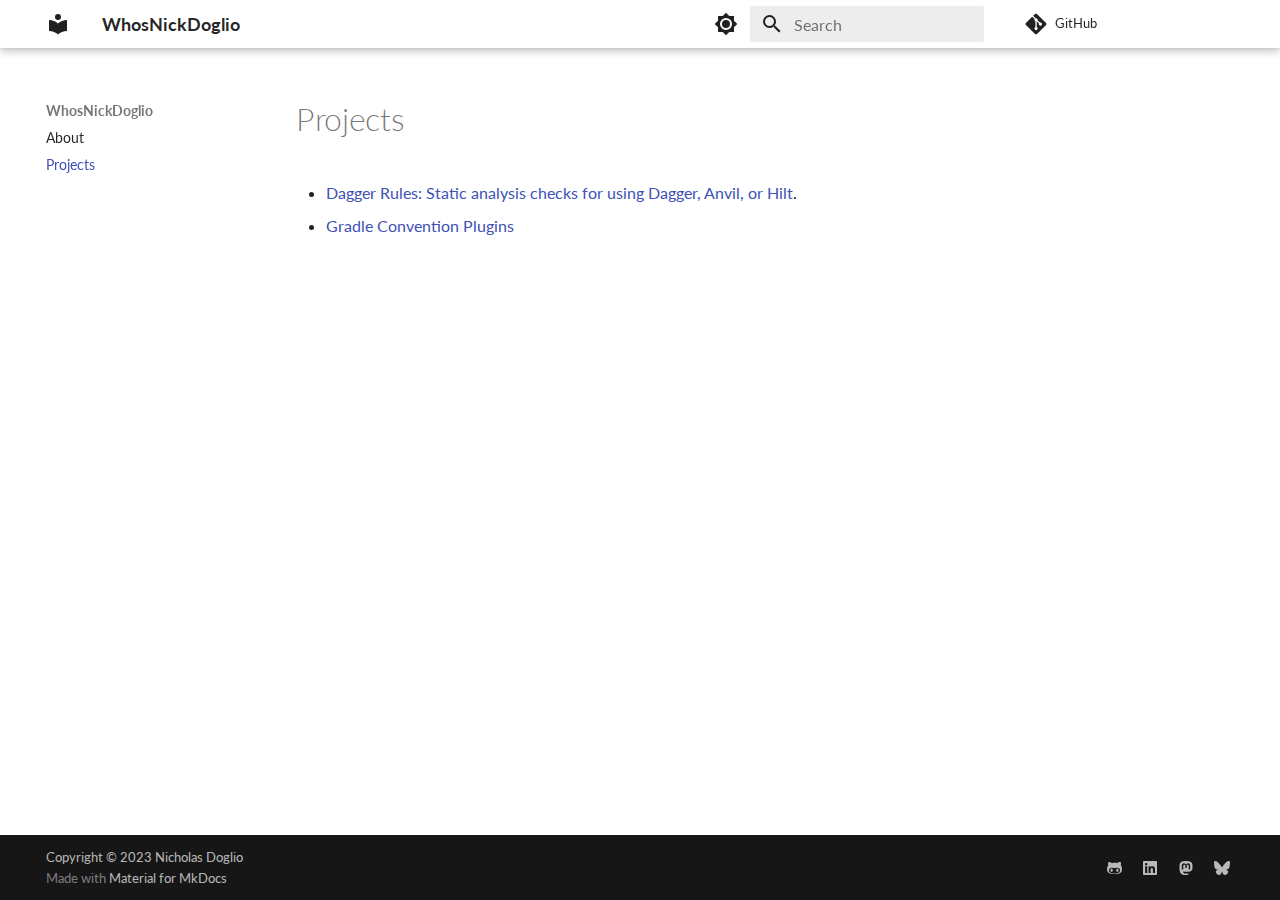
<file: projects/index.html>
<!doctype html>
<html lang="en" class="no-js">
  <head>
    
      <meta charset="utf-8">
      <meta name="viewport" content="width=device-width,initial-scale=1">
      
      
        <meta name="author" content="WhosNickDoglio">
      
      
      
        <link rel="prev" href="..">
      
      
      
      <link rel="icon" href="../assets/images/favicon.png">
      <meta name="generator" content="mkdocs-1.6.1, mkdocs-material-9.6.9">
    
    
      
        <title>Projects - WhosNickDoglio</title>
      
    
    
      <link rel="stylesheet" href="../assets/stylesheets/main.4af4bdda.min.css">
      
        
        <link rel="stylesheet" href="../assets/stylesheets/palette.06af60db.min.css">
      
      


    
    
      
    
    
      
        
        
        <link rel="preconnect" href="https://fonts.gstatic.com" crossorigin>
        <link rel="stylesheet" href="https://fonts.googleapis.com/css?family=Lato:300,300i,400,400i,700,700i%7CFira+Code:400,400i,700,700i&display=fallback">
        <style>:root{--md-text-font:"Lato";--md-code-font:"Fira Code"}</style>
      
    
    
    <script>__md_scope=new URL("..",location),__md_hash=e=>[...e].reduce(((e,_)=>(e<<5)-e+_.charCodeAt(0)),0),__md_get=(e,_=localStorage,t=__md_scope)=>JSON.parse(_.getItem(t.pathname+"."+e)),__md_set=(e,_,t=localStorage,a=__md_scope)=>{try{t.setItem(a.pathname+"."+e,JSON.stringify(_))}catch(e){}}</script>
    
      

    
    
    
  </head>
  
  
    
    
      
    
    
    
    
    <body dir="ltr" data-md-color-scheme="default" data-md-color-primary="white" data-md-color-accent="green">
  
    
    <input class="md-toggle" data-md-toggle="drawer" type="checkbox" id="__drawer" autocomplete="off">
    <input class="md-toggle" data-md-toggle="search" type="checkbox" id="__search" autocomplete="off">
    <label class="md-overlay" for="__drawer"></label>
    <div data-md-component="skip">
      
    </div>
    <div data-md-component="announce">
      
    </div>
    
    
      

  

<header class="md-header md-header--shadow" data-md-component="header">
  <nav class="md-header__inner md-grid" aria-label="Header">
    <a href=".." title="WhosNickDoglio" class="md-header__button md-logo" aria-label="WhosNickDoglio" data-md-component="logo">
      
  
  <svg xmlns="http://www.w3.org/2000/svg" viewBox="0 0 24 24"><path d="M12 8a3 3 0 0 0 3-3 3 3 0 0 0-3-3 3 3 0 0 0-3 3 3 3 0 0 0 3 3m0 3.54C9.64 9.35 6.5 8 3 8v11c3.5 0 6.64 1.35 9 3.54 2.36-2.19 5.5-3.54 9-3.54V8c-3.5 0-6.64 1.35-9 3.54"/></svg>

    </a>
    <label class="md-header__button md-icon" for="__drawer">
      
      <svg xmlns="http://www.w3.org/2000/svg" viewBox="0 0 24 24"><path d="M3 6h18v2H3zm0 5h18v2H3zm0 5h18v2H3z"/></svg>
    </label>
    <div class="md-header__title" data-md-component="header-title">
      <div class="md-header__ellipsis">
        <div class="md-header__topic">
          <span class="md-ellipsis">
            WhosNickDoglio
          </span>
        </div>
        <div class="md-header__topic" data-md-component="header-topic">
          <span class="md-ellipsis">
            
              Projects
            
          </span>
        </div>
      </div>
    </div>
    
      
        <form class="md-header__option" data-md-component="palette">
  
    
    
    
    <input class="md-option" data-md-color-media="(prefers-color-scheme: light)" data-md-color-scheme="default" data-md-color-primary="white" data-md-color-accent="green"  aria-label="Switch to dark mode"  type="radio" name="__palette" id="__palette_0">
    
      <label class="md-header__button md-icon" title="Switch to dark mode" for="__palette_1" hidden>
        <svg xmlns="http://www.w3.org/2000/svg" viewBox="0 0 24 24"><path d="M12 8a4 4 0 0 0-4 4 4 4 0 0 0 4 4 4 4 0 0 0 4-4 4 4 0 0 0-4-4m0 10a6 6 0 0 1-6-6 6 6 0 0 1 6-6 6 6 0 0 1 6 6 6 6 0 0 1-6 6m8-9.31V4h-4.69L12 .69 8.69 4H4v4.69L.69 12 4 15.31V20h4.69L12 23.31 15.31 20H20v-4.69L23.31 12z"/></svg>
      </label>
    
  
    
    
    
    <input class="md-option" data-md-color-media="(prefers-color-scheme: dark)" data-md-color-scheme="slate" data-md-color-primary="black" data-md-color-accent="green"  aria-label="Switch to light mode"  type="radio" name="__palette" id="__palette_1">
    
      <label class="md-header__button md-icon" title="Switch to light mode" for="__palette_0" hidden>
        <svg xmlns="http://www.w3.org/2000/svg" viewBox="0 0 24 24"><path d="M12 18c-.89 0-1.74-.2-2.5-.55C11.56 16.5 13 14.42 13 12s-1.44-4.5-3.5-5.45C10.26 6.2 11.11 6 12 6a6 6 0 0 1 6 6 6 6 0 0 1-6 6m8-9.31V4h-4.69L12 .69 8.69 4H4v4.69L.69 12 4 15.31V20h4.69L12 23.31 15.31 20H20v-4.69L23.31 12z"/></svg>
      </label>
    
  
</form>
      
    
    
      <script>var palette=__md_get("__palette");if(palette&&palette.color){if("(prefers-color-scheme)"===palette.color.media){var media=matchMedia("(prefers-color-scheme: light)"),input=document.querySelector(media.matches?"[data-md-color-media='(prefers-color-scheme: light)']":"[data-md-color-media='(prefers-color-scheme: dark)']");palette.color.media=input.getAttribute("data-md-color-media"),palette.color.scheme=input.getAttribute("data-md-color-scheme"),palette.color.primary=input.getAttribute("data-md-color-primary"),palette.color.accent=input.getAttribute("data-md-color-accent")}for(var[key,value]of Object.entries(palette.color))document.body.setAttribute("data-md-color-"+key,value)}</script>
    
    
    
      <label class="md-header__button md-icon" for="__search">
        
        <svg xmlns="http://www.w3.org/2000/svg" viewBox="0 0 24 24"><path d="M9.5 3A6.5 6.5 0 0 1 16 9.5c0 1.61-.59 3.09-1.56 4.23l.27.27h.79l5 5-1.5 1.5-5-5v-.79l-.27-.27A6.52 6.52 0 0 1 9.5 16 6.5 6.5 0 0 1 3 9.5 6.5 6.5 0 0 1 9.5 3m0 2C7 5 5 7 5 9.5S7 14 9.5 14 14 12 14 9.5 12 5 9.5 5"/></svg>
      </label>
      <div class="md-search" data-md-component="search" role="dialog">
  <label class="md-search__overlay" for="__search"></label>
  <div class="md-search__inner" role="search">
    <form class="md-search__form" name="search">
      <input type="text" class="md-search__input" name="query" aria-label="Search" placeholder="Search" autocapitalize="off" autocorrect="off" autocomplete="off" spellcheck="false" data-md-component="search-query" required>
      <label class="md-search__icon md-icon" for="__search">
        
        <svg xmlns="http://www.w3.org/2000/svg" viewBox="0 0 24 24"><path d="M9.5 3A6.5 6.5 0 0 1 16 9.5c0 1.61-.59 3.09-1.56 4.23l.27.27h.79l5 5-1.5 1.5-5-5v-.79l-.27-.27A6.52 6.52 0 0 1 9.5 16 6.5 6.5 0 0 1 3 9.5 6.5 6.5 0 0 1 9.5 3m0 2C7 5 5 7 5 9.5S7 14 9.5 14 14 12 14 9.5 12 5 9.5 5"/></svg>
        
        <svg xmlns="http://www.w3.org/2000/svg" viewBox="0 0 24 24"><path d="M20 11v2H8l5.5 5.5-1.42 1.42L4.16 12l7.92-7.92L13.5 5.5 8 11z"/></svg>
      </label>
      <nav class="md-search__options" aria-label="Search">
        
        <button type="reset" class="md-search__icon md-icon" title="Clear" aria-label="Clear" tabindex="-1">
          
          <svg xmlns="http://www.w3.org/2000/svg" viewBox="0 0 24 24"><path d="M19 6.41 17.59 5 12 10.59 6.41 5 5 6.41 10.59 12 5 17.59 6.41 19 12 13.41 17.59 19 19 17.59 13.41 12z"/></svg>
        </button>
      </nav>
      
    </form>
    <div class="md-search__output">
      <div class="md-search__scrollwrap" tabindex="0" data-md-scrollfix>
        <div class="md-search-result" data-md-component="search-result">
          <div class="md-search-result__meta">
            Initializing search
          </div>
          <ol class="md-search-result__list" role="presentation"></ol>
        </div>
      </div>
    </div>
  </div>
</div>
    
    
      <div class="md-header__source">
        <a href="https://github.com/WhosNickDoglio/whosnickdoglio.github.io" title="Go to repository" class="md-source" data-md-component="source">
  <div class="md-source__icon md-icon">
    
    <svg xmlns="http://www.w3.org/2000/svg" viewBox="0 0 448 512"><!--! Font Awesome Free 6.7.2 by @fontawesome - https://fontawesome.com License - https://fontawesome.com/license/free (Icons: CC BY 4.0, Fonts: SIL OFL 1.1, Code: MIT License) Copyright 2024 Fonticons, Inc.--><path d="M439.55 236.05 244 40.45a28.87 28.87 0 0 0-40.81 0l-40.66 40.63 51.52 51.52c27.06-9.14 52.68 16.77 43.39 43.68l49.66 49.66c34.23-11.8 61.18 31 35.47 56.69-26.49 26.49-70.21-2.87-56-37.34L240.22 199v121.85c25.3 12.54 22.26 41.85 9.08 55a34.34 34.34 0 0 1-48.55 0c-17.57-17.6-11.07-46.91 11.25-56v-123c-20.8-8.51-24.6-30.74-18.64-45L142.57 101 8.45 235.14a28.86 28.86 0 0 0 0 40.81l195.61 195.6a28.86 28.86 0 0 0 40.8 0l194.69-194.69a28.86 28.86 0 0 0 0-40.81"/></svg>
  </div>
  <div class="md-source__repository">
    GitHub
  </div>
</a>
      </div>
    
  </nav>
  
</header>
    
    <div class="md-container" data-md-component="container">
      
      
        
          
        
      
      <main class="md-main" data-md-component="main">
        <div class="md-main__inner md-grid">
          
            
              
              <div class="md-sidebar md-sidebar--primary" data-md-component="sidebar" data-md-type="navigation" >
                <div class="md-sidebar__scrollwrap">
                  <div class="md-sidebar__inner">
                    



<nav class="md-nav md-nav--primary" aria-label="Navigation" data-md-level="0">
  <label class="md-nav__title" for="__drawer">
    <a href=".." title="WhosNickDoglio" class="md-nav__button md-logo" aria-label="WhosNickDoglio" data-md-component="logo">
      
  
  <svg xmlns="http://www.w3.org/2000/svg" viewBox="0 0 24 24"><path d="M12 8a3 3 0 0 0 3-3 3 3 0 0 0-3-3 3 3 0 0 0-3 3 3 3 0 0 0 3 3m0 3.54C9.64 9.35 6.5 8 3 8v11c3.5 0 6.64 1.35 9 3.54 2.36-2.19 5.5-3.54 9-3.54V8c-3.5 0-6.64 1.35-9 3.54"/></svg>

    </a>
    WhosNickDoglio
  </label>
  
    <div class="md-nav__source">
      <a href="https://github.com/WhosNickDoglio/whosnickdoglio.github.io" title="Go to repository" class="md-source" data-md-component="source">
  <div class="md-source__icon md-icon">
    
    <svg xmlns="http://www.w3.org/2000/svg" viewBox="0 0 448 512"><!--! Font Awesome Free 6.7.2 by @fontawesome - https://fontawesome.com License - https://fontawesome.com/license/free (Icons: CC BY 4.0, Fonts: SIL OFL 1.1, Code: MIT License) Copyright 2024 Fonticons, Inc.--><path d="M439.55 236.05 244 40.45a28.87 28.87 0 0 0-40.81 0l-40.66 40.63 51.52 51.52c27.06-9.14 52.68 16.77 43.39 43.68l49.66 49.66c34.23-11.8 61.18 31 35.47 56.69-26.49 26.49-70.21-2.87-56-37.34L240.22 199v121.85c25.3 12.54 22.26 41.85 9.08 55a34.34 34.34 0 0 1-48.55 0c-17.57-17.6-11.07-46.91 11.25-56v-123c-20.8-8.51-24.6-30.74-18.64-45L142.57 101 8.45 235.14a28.86 28.86 0 0 0 0 40.81l195.61 195.6a28.86 28.86 0 0 0 40.8 0l194.69-194.69a28.86 28.86 0 0 0 0-40.81"/></svg>
  </div>
  <div class="md-source__repository">
    GitHub
  </div>
</a>
    </div>
  
  <ul class="md-nav__list" data-md-scrollfix>
    
      
      
  
  
  
  
    <li class="md-nav__item">
      <a href=".." class="md-nav__link">
        
  
  <span class="md-ellipsis">
    About
    
  </span>
  

      </a>
    </li>
  

    
      
      
  
  
    
  
  
  
    <li class="md-nav__item md-nav__item--active">
      
      <input class="md-nav__toggle md-toggle" type="checkbox" id="__toc">
      
      
      
      <a href="./" class="md-nav__link md-nav__link--active">
        
  
  <span class="md-ellipsis">
    Projects
    
  </span>
  

      </a>
      
    </li>
  

    
  </ul>
</nav>
                  </div>
                </div>
              </div>
            
            
              
              <div class="md-sidebar md-sidebar--secondary" data-md-component="sidebar" data-md-type="toc" >
                <div class="md-sidebar__scrollwrap">
                  <div class="md-sidebar__inner">
                    

<nav class="md-nav md-nav--secondary" aria-label="Table of contents">
  
  
  
  
</nav>
                  </div>
                </div>
              </div>
            
          
          
            <div class="md-content" data-md-component="content">
              <article class="md-content__inner md-typeset">
                
                  


  
  


  <h1>Projects</h1>

<ul>
<li><a href="https://whosnickdoglio.dev/dagger-rules/">Dagger Rules: Static analysis checks for using Dagger, Anvil, or Hilt</a>.  </li>
<li><a href="https://github.com/WhosNickDoglio/convention-plugins">Gradle Convention Plugins</a></li>
</ul>












                
              </article>
            </div>
          
          
<script>var target=document.getElementById(location.hash.slice(1));target&&target.name&&(target.checked=target.name.startsWith("__tabbed_"))</script>
        </div>
        
      </main>
      
        <footer class="md-footer">
  
  <div class="md-footer-meta md-typeset">
    <div class="md-footer-meta__inner md-grid">
      <div class="md-copyright">
  
    <div class="md-copyright__highlight">
      Copyright &copy; 2023 Nicholas Doglio
    </div>
  
  
    Made with
    <a href="https://squidfunk.github.io/mkdocs-material/" target="_blank" rel="noopener">
      Material for MkDocs
    </a>
  
</div>
      
        <div class="md-social">
  
    
    
    
    
      
      
    
    <a href="https://github.com/WhosNickDoglio/" target="_blank" rel="noopener" title="github.com" class="md-social__link">
      <svg xmlns="http://www.w3.org/2000/svg" viewBox="0 0 480 512"><!--! Font Awesome Free 6.7.2 by @fontawesome - https://fontawesome.com License - https://fontawesome.com/license/free (Icons: CC BY 4.0, Fonts: SIL OFL 1.1, Code: MIT License) Copyright 2024 Fonticons, Inc.--><path d="M186.1 328.7c0 20.9-10.9 55.1-36.7 55.1s-36.7-34.2-36.7-55.1 10.9-55.1 36.7-55.1 36.7 34.2 36.7 55.1M480 278.2c0 31.9-3.2 65.7-17.5 95-37.9 76.6-142.1 74.8-216.7 74.8-75.8 0-186.2 2.7-225.6-74.8-14.6-29-20.2-63.1-20.2-95 0-41.9 13.9-81.5 41.5-113.6-5.2-15.8-7.7-32.4-7.7-48.8 0-21.5 4.9-32.3 14.6-51.8 45.3 0 74.3 9 108.8 36 29-6.9 58.8-10 88.7-10 27 0 54.2 2.9 80.4 9.2 34-26.7 63-35.2 107.8-35.2 9.8 19.5 14.6 30.3 14.6 51.8 0 16.4-2.6 32.7-7.7 48.2 27.5 32.4 39 72.3 39 114.2m-64.3 50.5c0-43.9-26.7-82.6-73.5-82.6-18.9 0-37 3.4-56 6-14.9 2.3-29.8 3.2-45.1 3.2-15.2 0-30.1-.9-45.1-3.2-18.7-2.6-37-6-56-6-46.8 0-73.5 38.7-73.5 82.6 0 87.8 80.4 101.3 150.4 101.3h48.2c70.3 0 150.6-13.4 150.6-101.3m-82.6-55.1c-25.8 0-36.7 34.2-36.7 55.1s10.9 55.1 36.7 55.1 36.7-34.2 36.7-55.1-10.9-55.1-36.7-55.1"/></svg>
    </a>
  
    
    
    
    
      
      
    
    <a href="https://www.linkedin.com/in/nicholasdoglio/" target="_blank" rel="noopener" title="www.linkedin.com" class="md-social__link">
      <svg xmlns="http://www.w3.org/2000/svg" viewBox="0 0 448 512"><!--! Font Awesome Free 6.7.2 by @fontawesome - https://fontawesome.com License - https://fontawesome.com/license/free (Icons: CC BY 4.0, Fonts: SIL OFL 1.1, Code: MIT License) Copyright 2024 Fonticons, Inc.--><path d="M416 32H31.9C14.3 32 0 46.5 0 64.3v383.4C0 465.5 14.3 480 31.9 480H416c17.6 0 32-14.5 32-32.3V64.3c0-17.8-14.4-32.3-32-32.3M135.4 416H69V202.2h66.5V416zm-33.2-243c-21.3 0-38.5-17.3-38.5-38.5S80.9 96 102.2 96c21.2 0 38.5 17.3 38.5 38.5 0 21.3-17.2 38.5-38.5 38.5m282.1 243h-66.4V312c0-24.8-.5-56.7-34.5-56.7-34.6 0-39.9 27-39.9 54.9V416h-66.4V202.2h63.7v29.2h.9c8.9-16.8 30.6-34.5 62.9-34.5 67.2 0 79.7 44.3 79.7 101.9z"/></svg>
    </a>
  
    
    
      
    
    
    
      
      
    
    <a href="https://androiddev.social/@WhosNickDoglio" target="_blank" rel="noopener me" title="androiddev.social" class="md-social__link">
      <svg xmlns="http://www.w3.org/2000/svg" viewBox="0 0 448 512"><!--! Font Awesome Free 6.7.2 by @fontawesome - https://fontawesome.com License - https://fontawesome.com/license/free (Icons: CC BY 4.0, Fonts: SIL OFL 1.1, Code: MIT License) Copyright 2024 Fonticons, Inc.--><path d="M433 179.11c0-97.2-63.71-125.7-63.71-125.7-62.52-28.7-228.56-28.4-290.48 0 0 0-63.72 28.5-63.72 125.7 0 115.7-6.6 259.4 105.63 289.1 40.51 10.7 75.32 13 103.33 11.4 50.81-2.8 79.32-18.1 79.32-18.1l-1.7-36.9s-36.31 11.4-77.12 10.1c-40.41-1.4-83-4.4-89.63-54a102.5 102.5 0 0 1-.9-13.9c85.63 20.9 158.65 9.1 178.75 6.7 56.12-6.7 105-41.3 111.23-72.9 9.8-49.8 9-121.5 9-121.5m-75.12 125.2h-46.63v-114.2c0-49.7-64-51.6-64 6.9v62.5h-46.33V197c0-58.5-64-56.6-64-6.9v114.2H90.19c0-122.1-5.2-147.9 18.41-175 25.9-28.9 79.82-30.8 103.83 6.1l11.6 19.5 11.6-19.5c24.11-37.1 78.12-34.8 103.83-6.1 23.71 27.3 18.4 53 18.4 175z"/></svg>
    </a>
  
    
    
    
    
      
      
    
    <a href="https://bsky.app/profile/whosnickdoglio.dev" target="_blank" rel="noopener" title="bsky.app" class="md-social__link">
      <svg xmlns="http://www.w3.org/2000/svg" viewBox="0 0 512 512"><!--! Font Awesome Free 6.7.2 by @fontawesome - https://fontawesome.com License - https://fontawesome.com/license/free (Icons: CC BY 4.0, Fonts: SIL OFL 1.1, Code: MIT License) Copyright 2024 Fonticons, Inc.--><path d="M111.8 62.2C170.2 105.9 233 194.7 256 242.4c23-47.6 85.8-136.4 144.2-180.2 42.1-31.6 110.3-56 110.3 21.8 0 15.5-8.9 130.5-14.1 149.2-18.2 64.8-84.4 81.4-143.3 71.3C456 322 482.2 380 425.6 438c-107.4 110.2-154.3-27.6-166.3-62.9-1.7-4.9-2.6-7.8-3.3-7.8s-1.6 3-3.3 7.8c-12 35.3-59 173.1-166.3 62.9-56.5-58-30.4-116 72.5-133.5C100 314.6 33.8 298 15.7 233.1 10.4 214.4 1.5 99.4 1.5 83.9c0-77.8 68.2-53.4 110.3-21.8z"/></svg>
    </a>
  
</div>
      
    </div>
  </div>
</footer>
      
    </div>
    <div class="md-dialog" data-md-component="dialog">
      <div class="md-dialog__inner md-typeset"></div>
    </div>
    
    
    <script id="__config" type="application/json">{"base": "..", "features": [], "search": "../assets/javascripts/workers/search.f8cc74c7.min.js", "translations": {"clipboard.copied": "Copied to clipboard", "clipboard.copy": "Copy to clipboard", "search.result.more.one": "1 more on this page", "search.result.more.other": "# more on this page", "search.result.none": "No matching documents", "search.result.one": "1 matching document", "search.result.other": "# matching documents", "search.result.placeholder": "Type to start searching", "search.result.term.missing": "Missing", "select.version": "Select version"}}</script>
    
    
      <script src="../assets/javascripts/bundle.c8b220af.min.js"></script>
      
    
  </body>
</html>
</file>
<file: assets/stylesheets/main.4af4bdda.min.css>
@charset "UTF-8";html{-webkit-text-size-adjust:none;-moz-text-size-adjust:none;text-size-adjust:none;box-sizing:border-box}*,:after,:before{box-sizing:inherit}@media (prefers-reduced-motion){*,:after,:before{transition:none!important}}body{margin:0}a,button,input,label{-webkit-tap-highlight-color:transparent}a{color:inherit;text-decoration:none}hr{border:0;box-sizing:initial;display:block;height:.05rem;overflow:visible;padding:0}small{font-size:80%}sub,sup{line-height:1em}img{border-style:none}table{border-collapse:initial;border-spacing:0}td,th{font-weight:400;vertical-align:top}button{background:#0000;border:0;font-family:inherit;font-size:inherit;margin:0;padding:0}input{border:0;outline:none}:root{--md-primary-fg-color:#4051b5;--md-primary-fg-color--light:#5d6cc0;--md-primary-fg-color--dark:#303fa1;--md-primary-bg-color:#fff;--md-primary-bg-color--light:#ffffffb3;--md-accent-fg-color:#526cfe;--md-accent-fg-color--transparent:#526cfe1a;--md-accent-bg-color:#fff;--md-accent-bg-color--light:#ffffffb3}[data-md-color-scheme=default]{color-scheme:light}[data-md-color-scheme=default] img[src$="#gh-dark-mode-only"],[data-md-color-scheme=default] img[src$="#only-dark"]{display:none}:root,[data-md-color-scheme=default]{--md-hue:225deg;--md-default-fg-color:#000000de;--md-default-fg-color--light:#0000008a;--md-default-fg-color--lighter:#00000052;--md-default-fg-color--lightest:#00000012;--md-default-bg-color:#fff;--md-default-bg-color--light:#ffffffb3;--md-default-bg-color--lighter:#ffffff4d;--md-default-bg-color--lightest:#ffffff1f;--md-code-fg-color:#36464e;--md-code-bg-color:#f5f5f5;--md-code-hl-color:#4287ff;--md-code-hl-color--light:#4287ff1a;--md-code-hl-number-color:#d52a2a;--md-code-hl-special-color:#db1457;--md-code-hl-function-color:#a846b9;--md-code-hl-constant-color:#6e59d9;--md-code-hl-keyword-color:#3f6ec6;--md-code-hl-string-color:#1c7d4d;--md-code-hl-name-color:var(--md-code-fg-color);--md-code-hl-operator-color:var(--md-default-fg-color--light);--md-code-hl-punctuation-color:var(--md-default-fg-color--light);--md-code-hl-comment-color:var(--md-default-fg-color--light);--md-code-hl-generic-color:var(--md-default-fg-color--light);--md-code-hl-variable-color:var(--md-default-fg-color--light);--md-typeset-color:var(--md-default-fg-color);--md-typeset-a-color:var(--md-primary-fg-color);--md-typeset-del-color:#f5503d26;--md-typeset-ins-color:#0bd57026;--md-typeset-kbd-color:#fafafa;--md-typeset-kbd-accent-color:#fff;--md-typeset-kbd-border-color:#b8b8b8;--md-typeset-mark-color:#ffff0080;--md-typeset-table-color:#0000001f;--md-typeset-table-color--light:rgba(0,0,0,.035);--md-admonition-fg-color:var(--md-default-fg-color);--md-admonition-bg-color:var(--md-default-bg-color);--md-warning-fg-color:#000000de;--md-warning-bg-color:#ff9;--md-footer-fg-color:#fff;--md-footer-fg-color--light:#ffffffb3;--md-footer-fg-color--lighter:#ffffff73;--md-footer-bg-color:#000000de;--md-footer-bg-color--dark:#00000052;--md-shadow-z1:0 0.2rem 0.5rem #0000000d,0 0 0.05rem #0000001a;--md-shadow-z2:0 0.2rem 0.5rem #0000001a,0 0 0.05rem #00000040;--md-shadow-z3:0 0.2rem 0.5rem #0003,0 0 0.05rem #00000059}.md-icon svg{fill:currentcolor;display:block;height:1.2rem;width:1.2rem}body{-webkit-font-smoothing:antialiased;-moz-osx-font-smoothing:grayscale;--md-text-font-family:var(--md-text-font,_),-apple-system,BlinkMacSystemFont,Helvetica,Arial,sans-serif;--md-code-font-family:var(--md-code-font,_),SFMono-Regular,Consolas,Menlo,monospace}aside,body,input{font-feature-settings:"kern","liga";color:var(--md-typeset-color);font-family:var(--md-text-font-family)}code,kbd,pre{font-feature-settings:"kern";font-family:var(--md-code-font-family)}:root{--md-typeset-table-sort-icon:url('data:image/svg+xml;charset=utf-8,<svg xmlns="http://www.w3.org/2000/svg" viewBox="0 0 24 24"><path d="m18 21-4-4h3V7h-3l4-4 4 4h-3v10h3M2 19v-2h10v2M2 13v-2h7v2M2 7V5h4v2z"/></svg>');--md-typeset-table-sort-icon--asc:url('data:image/svg+xml;charset=utf-8,<svg xmlns="http://www.w3.org/2000/svg" viewBox="0 0 24 24"><path d="M19 17h3l-4 4-4-4h3V3h2M2 17h10v2H2M6 5v2H2V5m0 6h7v2H2z"/></svg>');--md-typeset-table-sort-icon--desc:url('data:image/svg+xml;charset=utf-8,<svg xmlns="http://www.w3.org/2000/svg" viewBox="0 0 24 24"><path d="M19 7h3l-4-4-4 4h3v14h2M2 17h10v2H2M6 5v2H2V5m0 6h7v2H2z"/></svg>')}.md-typeset{-webkit-print-color-adjust:exact;color-adjust:exact;font-size:.8rem;line-height:1.6;overflow-wrap:break-word}@media print{.md-typeset{font-size:.68rem}}.md-typeset blockquote,.md-typeset dl,.md-typeset figure,.md-typeset ol,.md-typeset pre,.md-typeset ul{margin-bottom:1em;margin-top:1em}.md-typeset h1{color:var(--md-default-fg-color--light);font-size:2em;line-height:1.3;margin:0 0 1.25em}.md-typeset h1,.md-typeset h2{font-weight:300;letter-spacing:-.01em}.md-typeset h2{font-size:1.5625em;line-height:1.4;margin:1.6em 0 .64em}.md-typeset h3{font-size:1.25em;font-weight:400;letter-spacing:-.01em;line-height:1.5;margin:1.6em 0 .8em}.md-typeset h2+h3{margin-top:.8em}.md-typeset h4{font-weight:700;letter-spacing:-.01em;margin:1em 0}.md-typeset h5,.md-typeset h6{color:var(--md-default-fg-color--light);font-size:.8em;font-weight:700;letter-spacing:-.01em;margin:1.25em 0}.md-typeset h5{text-transform:uppercase}.md-typeset h5 code{text-transform:none}.md-typeset hr{border-bottom:.05rem solid var(--md-default-fg-color--lightest);display:flow-root;margin:1.5em 0}.md-typeset a{color:var(--md-typeset-a-color);word-break:break-word}.md-typeset a,.md-typeset a:before{transition:color 125ms}.md-typeset a:focus,.md-typeset a:hover{color:var(--md-accent-fg-color)}.md-typeset a:focus code,.md-typeset a:hover code{background-color:var(--md-accent-fg-color--transparent)}.md-typeset a code{color:currentcolor;transition:background-color 125ms}.md-typeset a.focus-visible{outline-color:var(--md-accent-fg-color);outline-offset:.2rem}.md-typeset code,.md-typeset kbd,.md-typeset pre{color:var(--md-code-fg-color);direction:ltr;font-variant-ligatures:none}@media print{.md-typeset code,.md-typeset kbd,.md-typeset pre{white-space:pre-wrap}}.md-typeset code{background-color:var(--md-code-bg-color);border-radius:.1rem;-webkit-box-decoration-break:clone;box-decoration-break:clone;font-size:.85em;padding:0 .2941176471em;word-break:break-word}.md-typeset code:not(.focus-visible){-webkit-tap-highlight-color:transparent;outline:none}.md-typeset pre{display:flow-root;line-height:1.4;position:relative}.md-typeset pre>code{-webkit-box-decoration-break:slice;box-decoration-break:slice;box-shadow:none;display:block;margin:0;outline-color:var(--md-accent-fg-color);overflow:auto;padding:.7720588235em 1.1764705882em;scrollbar-color:var(--md-default-fg-color--lighter) #0000;scrollbar-width:thin;touch-action:auto;word-break:normal}.md-typeset pre>code:hover{scrollbar-color:var(--md-accent-fg-color) #0000}.md-typeset pre>code::-webkit-scrollbar{height:.2rem;width:.2rem}.md-typeset pre>code::-webkit-scrollbar-thumb{background-color:var(--md-default-fg-color--lighter)}.md-typeset pre>code::-webkit-scrollbar-thumb:hover{background-color:var(--md-accent-fg-color)}.md-typeset kbd{background-color:var(--md-typeset-kbd-color);border-radius:.1rem;box-shadow:0 .1rem 0 .05rem var(--md-typeset-kbd-border-color),0 .1rem 0 var(--md-typeset-kbd-border-color),0 -.1rem .2rem var(--md-typeset-kbd-accent-color) inset;color:var(--md-default-fg-color);display:inline-block;font-size:.75em;padding:0 .6666666667em;vertical-align:text-top;word-break:break-word}.md-typeset mark{background-color:var(--md-typeset-mark-color);-webkit-box-decoration-break:clone;box-decoration-break:clone;color:inherit;word-break:break-word}.md-typeset abbr{border-bottom:.05rem dotted var(--md-default-fg-color--light);cursor:help;text-decoration:none}.md-typeset small{opacity:.75}[dir=ltr] .md-typeset sub,[dir=ltr] .md-typeset sup{margin-left:.078125em}[dir=rtl] .md-typeset sub,[dir=rtl] .md-typeset sup{margin-right:.078125em}[dir=ltr] .md-typeset blockquote{padding-left:.6rem}[dir=rtl] .md-typeset blockquote{padding-right:.6rem}[dir=ltr] .md-typeset blockquote{border-left:.2rem solid var(--md-default-fg-color--lighter)}[dir=rtl] .md-typeset blockquote{border-right:.2rem solid var(--md-default-fg-color--lighter)}.md-typeset blockquote{color:var(--md-default-fg-color--light);margin-left:0;margin-right:0}.md-typeset ul{list-style-type:disc}.md-typeset ul[type]{list-style-type:revert-layer}[dir=ltr] .md-typeset ol,[dir=ltr] .md-typeset ul{margin-left:.625em}[dir=rtl] .md-typeset ol,[dir=rtl] .md-typeset ul{margin-right:.625em}.md-typeset ol,.md-typeset ul{padding:0}.md-typeset ol:not([hidden]),.md-typeset ul:not([hidden]){display:flow-root}.md-typeset ol ol,.md-typeset ul ol{list-style-type:lower-alpha}.md-typeset ol ol ol,.md-typeset ul ol ol{list-style-type:lower-roman}.md-typeset ol ol ol ol,.md-typeset ul ol ol ol{list-style-type:upper-alpha}.md-typeset ol ol ol ol ol,.md-typeset ul ol ol ol ol{list-style-type:upper-roman}.md-typeset ol[type],.md-typeset ul[type]{list-style-type:revert-layer}[dir=ltr] .md-typeset ol li,[dir=ltr] .md-typeset ul li{margin-left:1.25em}[dir=rtl] .md-typeset ol li,[dir=rtl] .md-typeset ul li{margin-right:1.25em}.md-typeset ol li,.md-typeset ul li{margin-bottom:.5em}.md-typeset ol li blockquote,.md-typeset ol li p,.md-typeset ul li blockquote,.md-typeset ul li p{margin:.5em 0}.md-typeset ol li:last-child,.md-typeset ul li:last-child{margin-bottom:0}[dir=ltr] .md-typeset ol li ol,[dir=ltr] .md-typeset ol li ul,[dir=ltr] .md-typeset ul li ol,[dir=ltr] .md-typeset ul li ul{margin-left:.625em}[dir=rtl] .md-typeset ol li ol,[dir=rtl] .md-typeset ol li ul,[dir=rtl] .md-typeset ul li ol,[dir=rtl] .md-typeset ul li ul{margin-right:.625em}.md-typeset ol li ol,.md-typeset ol li ul,.md-typeset ul li ol,.md-typeset ul li ul{margin-bottom:.5em;margin-top:.5em}[dir=ltr] .md-typeset dd{margin-left:1.875em}[dir=rtl] .md-typeset dd{margin-right:1.875em}.md-typeset dd{margin-bottom:1.5em;margin-top:1em}.md-typeset img,.md-typeset svg,.md-typeset video{height:auto;max-width:100%}.md-typeset img[align=left]{margin:1em 1em 1em 0}.md-typeset img[align=right]{margin:1em 0 1em 1em}.md-typeset img[align]:only-child{margin-top:0}.md-typeset figure{display:flow-root;margin:1em auto;max-width:100%;text-align:center;width:-moz-fit-content;width:fit-content}.md-typeset figure img{display:block;margin:0 auto}.md-typeset figcaption{font-style:italic;margin:1em auto;max-width:24rem}.md-typeset iframe{max-width:100%}.md-typeset table:not([class]){background-color:var(--md-default-bg-color);border:.05rem solid var(--md-typeset-table-color);border-radius:.1rem;display:inline-block;font-size:.64rem;max-width:100%;overflow:auto;touch-action:auto}@media print{.md-typeset table:not([class]){display:table}}.md-typeset table:not([class])+*{margin-top:1.5em}.md-typeset table:not([class]) td>:first-child,.md-typeset table:not([class]) th>:first-child{margin-top:0}.md-typeset table:not([class]) td>:last-child,.md-typeset table:not([class]) th>:last-child{margin-bottom:0}.md-typeset table:not([class]) td:not([align]),.md-typeset table:not([class]) th:not([align]){text-align:left}[dir=rtl] .md-typeset table:not([class]) td:not([align]),[dir=rtl] .md-typeset table:not([class]) th:not([align]){text-align:right}.md-typeset table:not([class]) th{font-weight:700;min-width:5rem;padding:.9375em 1.25em;vertical-align:top}.md-typeset table:not([class]) td{border-top:.05rem solid var(--md-typeset-table-color);padding:.9375em 1.25em;vertical-align:top}.md-typeset table:not([class]) tbody tr{transition:background-color 125ms}.md-typeset table:not([class]) tbody tr:hover{background-color:var(--md-typeset-table-color--light);box-shadow:0 .05rem 0 var(--md-default-bg-color) inset}.md-typeset table:not([class]) a{word-break:normal}.md-typeset table th[role=columnheader]{cursor:pointer}[dir=ltr] .md-typeset table th[role=columnheader]:after{margin-left:.5em}[dir=rtl] .md-typeset table th[role=columnheader]:after{margin-right:.5em}.md-typeset table th[role=columnheader]:after{content:"";display:inline-block;height:1.2em;-webkit-mask-image:var(--md-typeset-table-sort-icon);mask-image:var(--md-typeset-table-sort-icon);-webkit-mask-repeat:no-repeat;mask-repeat:no-repeat;-webkit-mask-size:contain;mask-size:contain;transition:background-color 125ms;vertical-align:text-bottom;width:1.2em}.md-typeset table th[role=columnheader]:hover:after{background-color:var(--md-default-fg-color--lighter)}.md-typeset table th[role=columnheader][aria-sort=ascending]:after{background-color:var(--md-default-fg-color--light);-webkit-mask-image:var(--md-typeset-table-sort-icon--asc);mask-image:var(--md-typeset-table-sort-icon--asc)}.md-typeset table th[role=columnheader][aria-sort=descending]:after{background-color:var(--md-default-fg-color--light);-webkit-mask-image:var(--md-typeset-table-sort-icon--desc);mask-image:var(--md-typeset-table-sort-icon--desc)}.md-typeset__scrollwrap{margin:1em -.8rem;overflow-x:auto;touch-action:auto}.md-typeset__table{display:inline-block;margin-bottom:.5em;padding:0 .8rem}@media print{.md-typeset__table{display:block}}html .md-typeset__table table{display:table;margin:0;overflow:hidden;width:100%}@media screen and (max-width:44.984375em){.md-content__inner>pre{margin:1em -.8rem}.md-content__inner>pre code{border-radius:0}}.md-typeset .md-author{border-radius:100%;display:block;flex-shrink:0;height:1.6rem;overflow:hidden;position:relative;transition:color 125ms,transform 125ms;width:1.6rem}.md-typeset .md-author img{display:block}.md-typeset .md-author--more{background:var(--md-default-fg-color--lightest);color:var(--md-default-fg-color--lighter);font-size:.6rem;font-weight:700;line-height:1.6rem;text-align:center}.md-typeset .md-author--long{height:2.4rem;width:2.4rem}.md-typeset a.md-author{transform:scale(1)}.md-typeset a.md-author img{border-radius:100%;filter:grayscale(100%) opacity(75%);transition:filter 125ms}.md-typeset a.md-author:focus,.md-typeset a.md-author:hover{transform:scale(1.1);z-index:1}.md-typeset a.md-author:focus img,.md-typeset a.md-author:hover img{filter:grayscale(0)}.md-banner{background-color:var(--md-footer-bg-color);color:var(--md-footer-fg-color);overflow:auto}@media print{.md-banner{display:none}}.md-banner--warning{background-color:var(--md-warning-bg-color);color:var(--md-warning-fg-color)}.md-banner__inner{font-size:.7rem;margin:.6rem auto;padding:0 .8rem}[dir=ltr] .md-banner__button{float:right}[dir=rtl] .md-banner__button{float:left}.md-banner__button{color:inherit;cursor:pointer;transition:opacity .25s}.no-js .md-banner__button{display:none}.md-banner__button:hover{opacity:.7}html{font-size:125%;height:100%;overflow-x:hidden}@media screen and (min-width:100em){html{font-size:137.5%}}@media screen and (min-width:125em){html{font-size:150%}}body{background-color:var(--md-default-bg-color);display:flex;flex-direction:column;font-size:.5rem;min-height:100%;position:relative;width:100%}@media print{body{display:block}}@media screen and (max-width:59.984375em){body[data-md-scrolllock]{position:fixed}}.md-grid{margin-left:auto;margin-right:auto;max-width:61rem}.md-container{display:flex;flex-direction:column;flex-grow:1}@media print{.md-container{display:block}}.md-main{flex-grow:1}.md-main__inner{display:flex;height:100%;margin-top:1.5rem}.md-ellipsis{overflow:hidden;text-overflow:ellipsis}.md-toggle{display:none}.md-option{height:0;opacity:0;position:absolute;width:0}.md-option:checked+label:not([hidden]){display:block}.md-option.focus-visible+label{outline-color:var(--md-accent-fg-color);outline-style:auto}.md-skip{background-color:var(--md-default-fg-color);border-radius:.1rem;color:var(--md-default-bg-color);font-size:.64rem;margin:.5rem;opacity:0;outline-color:var(--md-accent-fg-color);padding:.3rem .5rem;position:fixed;transform:translateY(.4rem);z-index:-1}.md-skip:focus{opacity:1;transform:translateY(0);transition:transform .25s cubic-bezier(.4,0,.2,1),opacity 175ms 75ms;z-index:10}@page{margin:25mm}:root{--md-clipboard-icon:url('data:image/svg+xml;charset=utf-8,<svg xmlns="http://www.w3.org/2000/svg" viewBox="0 0 24 24"><path d="M19 21H8V7h11m0-2H8a2 2 0 0 0-2 2v14a2 2 0 0 0 2 2h11a2 2 0 0 0 2-2V7a2 2 0 0 0-2-2m-3-4H4a2 2 0 0 0-2 2v14h2V3h12z"/></svg>')}.md-clipboard{border-radius:.1rem;color:var(--md-default-fg-color--lightest);cursor:pointer;height:1.5em;outline-color:var(--md-accent-fg-color);outline-offset:.1rem;position:absolute;right:.5em;top:.5em;transition:color .25s;width:1.5em;z-index:1}@media print{.md-clipboard{display:none}}.md-clipboard:not(.focus-visible){-webkit-tap-highlight-color:transparent;outline:none}:hover>.md-clipboard{color:var(--md-default-fg-color--light)}.md-clipboard:focus,.md-clipboard:hover{color:var(--md-accent-fg-color)}.md-clipboard:after{background-color:currentcolor;content:"";display:block;height:1.125em;margin:0 auto;-webkit-mask-image:var(--md-clipboard-icon);mask-image:var(--md-clipboard-icon);-webkit-mask-position:center;mask-position:center;-webkit-mask-repeat:no-repeat;mask-repeat:no-repeat;-webkit-mask-size:contain;mask-size:contain;width:1.125em}.md-clipboard--inline{cursor:pointer}.md-clipboard--inline code{transition:color .25s,background-color .25s}.md-clipboard--inline:focus code,.md-clipboard--inline:hover code{background-color:var(--md-accent-fg-color--transparent);color:var(--md-accent-fg-color)}.md-typeset .md-code__content{display:grid}@keyframes consent{0%{opacity:0;transform:translateY(100%)}to{opacity:1;transform:translateY(0)}}@keyframes overlay{0%{opacity:0}to{opacity:1}}.md-consent__overlay{animation:overlay .25s both;-webkit-backdrop-filter:blur(.1rem);backdrop-filter:blur(.1rem);background-color:#0000008a;height:100%;opacity:1;position:fixed;top:0;width:100%;z-index:5}.md-consent__inner{animation:consent .5s cubic-bezier(.1,.7,.1,1) both;background-color:var(--md-default-bg-color);border:0;border-radius:.1rem;bottom:0;box-shadow:0 0 .2rem #0000001a,0 .2rem .4rem #0003;max-height:100%;overflow:auto;padding:0;position:fixed;width:100%;z-index:5}.md-consent__form{padding:.8rem}.md-consent__settings{display:none;margin:1em 0}input:checked+.md-consent__settings{display:block}.md-consent__controls{margin-bottom:.8rem}.md-typeset .md-consent__controls .md-button{display:inline}@media screen and (max-width:44.984375em){.md-typeset .md-consent__controls .md-button{display:block;margin-top:.4rem;text-align:center;width:100%}}.md-consent label{cursor:pointer}.md-content{flex-grow:1;min-width:0}.md-content__inner{margin:0 .8rem 1.2rem;padding-top:.6rem}@media screen and (min-width:76.25em){[dir=ltr] .md-sidebar--primary:not([hidden])~.md-content>.md-content__inner{margin-left:1.2rem}[dir=ltr] .md-sidebar--secondary:not([hidden])~.md-content>.md-content__inner,[dir=rtl] .md-sidebar--primary:not([hidden])~.md-content>.md-content__inner{margin-right:1.2rem}[dir=rtl] .md-sidebar--secondary:not([hidden])~.md-content>.md-content__inner{margin-left:1.2rem}}.md-content__inner:before{content:"";display:block;height:.4rem}.md-content__inner>:last-child{margin-bottom:0}[dir=ltr] .md-content__button{float:right}[dir=rtl] .md-content__button{float:left}[dir=ltr] .md-content__button{margin-left:.4rem}[dir=rtl] .md-content__button{margin-right:.4rem}.md-content__button{margin:.4rem 0;padding:0}@media print{.md-content__button{display:none}}.md-typeset .md-content__button{color:var(--md-default-fg-color--lighter)}.md-content__button svg{display:inline;vertical-align:top}[dir=rtl] .md-content__button svg{transform:scaleX(-1)}[dir=ltr] .md-dialog{right:.8rem}[dir=rtl] .md-dialog{left:.8rem}.md-dialog{background-color:var(--md-default-fg-color);border-radius:.1rem;bottom:.8rem;box-shadow:var(--md-shadow-z3);min-width:11.1rem;opacity:0;padding:.4rem .6rem;pointer-events:none;position:fixed;transform:translateY(100%);transition:transform 0ms .4s,opacity .4s;z-index:4}@media print{.md-dialog{display:none}}.md-dialog--active{opacity:1;pointer-events:auto;transform:translateY(0);transition:transform .4s cubic-bezier(.075,.85,.175,1),opacity .4s}.md-dialog__inner{color:var(--md-default-bg-color);font-size:.7rem}.md-feedback{margin:2em 0 1em;text-align:center}.md-feedback fieldset{border:none;margin:0;padding:0}.md-feedback__title{font-weight:700;margin:1em auto}.md-feedback__inner{position:relative}.md-feedback__list{display:flex;flex-wrap:wrap;place-content:baseline center;position:relative}.md-feedback__list:hover .md-icon:not(:disabled){color:var(--md-default-fg-color--lighter)}:disabled .md-feedback__list{min-height:1.8rem}.md-feedback__icon{color:var(--md-default-fg-color--light);cursor:pointer;flex-shrink:0;margin:0 .1rem;transition:color 125ms}.md-feedback__icon:not(:disabled).md-icon:hover{color:var(--md-accent-fg-color)}.md-feedback__icon:disabled{color:var(--md-default-fg-color--lightest);pointer-events:none}.md-feedback__note{opacity:0;position:relative;transform:translateY(.4rem);transition:transform .4s cubic-bezier(.1,.7,.1,1),opacity .15s}.md-feedback__note>*{margin:0 auto;max-width:16rem}:disabled .md-feedback__note{opacity:1;transform:translateY(0)}@media print{.md-feedback{display:none}}.md-footer{background-color:var(--md-footer-bg-color);color:var(--md-footer-fg-color)}@media print{.md-footer{display:none}}.md-footer__inner{justify-content:space-between;overflow:auto;padding:.2rem}.md-footer__inner:not([hidden]){display:flex}.md-footer__link{align-items:end;display:flex;flex-grow:0.01;margin-bottom:.4rem;margin-top:1rem;max-width:100%;outline-color:var(--md-accent-fg-color);overflow:hidden;transition:opacity .25s}.md-footer__link:focus,.md-footer__link:hover{opacity:.7}[dir=rtl] .md-footer__link svg{transform:scaleX(-1)}@media screen and (max-width:44.984375em){.md-footer__link--prev{flex-shrink:0}.md-footer__link--prev .md-footer__title{display:none}}[dir=ltr] .md-footer__link--next{margin-left:auto}[dir=rtl] .md-footer__link--next{margin-right:auto}.md-footer__link--next{text-align:right}[dir=rtl] .md-footer__link--next{text-align:left}.md-footer__title{flex-grow:1;font-size:.9rem;margin-bottom:.7rem;max-width:calc(100% - 2.4rem);padding:0 1rem;white-space:nowrap}.md-footer__button{margin:.2rem;padding:.4rem}.md-footer__direction{font-size:.64rem;opacity:.7}.md-footer-meta{background-color:var(--md-footer-bg-color--dark)}.md-footer-meta__inner{display:flex;flex-wrap:wrap;justify-content:space-between;padding:.2rem}html .md-footer-meta.md-typeset a{color:var(--md-footer-fg-color--light)}html .md-footer-meta.md-typeset a:focus,html .md-footer-meta.md-typeset a:hover{color:var(--md-footer-fg-color)}.md-copyright{color:var(--md-footer-fg-color--lighter);font-size:.64rem;margin:auto .6rem;padding:.4rem 0;width:100%}@media screen and (min-width:45em){.md-copyright{width:auto}}.md-copyright__highlight{color:var(--md-footer-fg-color--light)}.md-social{display:inline-flex;gap:.2rem;margin:0 .4rem;padding:.2rem 0 .6rem}@media screen and (min-width:45em){.md-social{padding:.6rem 0}}.md-social__link{display:inline-block;height:1.6rem;text-align:center;width:1.6rem}.md-social__link:before{line-height:1.9}.md-social__link svg{fill:currentcolor;max-height:.8rem;vertical-align:-25%}.md-typeset .md-button{border:.1rem solid;border-radius:.1rem;color:var(--md-primary-fg-color);cursor:pointer;display:inline-block;font-weight:700;padding:.625em 2em;transition:color 125ms,background-color 125ms,border-color 125ms}.md-typeset .md-button--primary{background-color:var(--md-primary-fg-color);border-color:var(--md-primary-fg-color);color:var(--md-primary-bg-color)}.md-typeset .md-button:focus,.md-typeset .md-button:hover{background-color:var(--md-accent-fg-color);border-color:var(--md-accent-fg-color);color:var(--md-accent-bg-color)}[dir=ltr] .md-typeset .md-input{border-top-left-radius:.1rem}[dir=ltr] .md-typeset .md-input,[dir=rtl] .md-typeset .md-input{border-top-right-radius:.1rem}[dir=rtl] .md-typeset .md-input{border-top-left-radius:.1rem}.md-typeset .md-input{border-bottom:.1rem solid var(--md-default-fg-color--lighter);box-shadow:var(--md-shadow-z1);font-size:.8rem;height:1.8rem;padding:0 .6rem;transition:border .25s,box-shadow .25s}.md-typeset .md-input:focus,.md-typeset .md-input:hover{border-bottom-color:var(--md-accent-fg-color);box-shadow:var(--md-shadow-z2)}.md-typeset .md-input--stretch{width:100%}.md-header{background-color:var(--md-primary-fg-color);box-shadow:0 0 .2rem #0000,0 .2rem .4rem #0000;color:var(--md-primary-bg-color);display:block;left:0;position:sticky;right:0;top:0;z-index:4}@media print{.md-header{display:none}}.md-header[hidden]{transform:translateY(-100%);transition:transform .25s cubic-bezier(.8,0,.6,1),box-shadow .25s}.md-header--shadow{box-shadow:0 0 .2rem #0000001a,0 .2rem .4rem #0003;transition:transform .25s cubic-bezier(.1,.7,.1,1),box-shadow .25s}.md-header__inner{align-items:center;display:flex;padding:0 .2rem}.md-header__button{color:currentcolor;cursor:pointer;margin:.2rem;outline-color:var(--md-accent-fg-color);padding:.4rem;position:relative;transition:opacity .25s;vertical-align:middle;z-index:1}.md-header__button:hover{opacity:.7}.md-header__button:not([hidden]){display:inline-block}.md-header__button:not(.focus-visible){-webkit-tap-highlight-color:transparent;outline:none}.md-header__button.md-logo{margin:.2rem;padding:.4rem}@media screen and (max-width:76.234375em){.md-header__button.md-logo{display:none}}.md-header__button.md-logo img,.md-header__button.md-logo svg{fill:currentcolor;display:block;height:1.2rem;width:auto}@media screen and (min-width:60em){.md-header__button[for=__search]{display:none}}.no-js .md-header__button[for=__search]{display:none}[dir=rtl] .md-header__button[for=__search] svg{transform:scaleX(-1)}@media screen and (min-width:76.25em){.md-header__button[for=__drawer]{display:none}}.md-header__topic{display:flex;max-width:100%;position:absolute;transition:transform .4s cubic-bezier(.1,.7,.1,1),opacity .15s;white-space:nowrap}.md-header__topic+.md-header__topic{opacity:0;pointer-events:none;transform:translateX(1.25rem);transition:transform .4s cubic-bezier(1,.7,.1,.1),opacity .15s;z-index:-1}[dir=rtl] .md-header__topic+.md-header__topic{transform:translateX(-1.25rem)}.md-header__topic:first-child{font-weight:700}[dir=ltr] .md-header__title{margin-left:1rem;margin-right:.4rem}[dir=rtl] .md-header__title{margin-left:.4rem;margin-right:1rem}.md-header__title{flex-grow:1;font-size:.9rem;height:2.4rem;line-height:2.4rem}.md-header__title--active .md-header__topic{opacity:0;pointer-events:none;transform:translateX(-1.25rem);transition:transform .4s cubic-bezier(1,.7,.1,.1),opacity .15s;z-index:-1}[dir=rtl] .md-header__title--active .md-header__topic{transform:translateX(1.25rem)}.md-header__title--active .md-header__topic+.md-header__topic{opacity:1;pointer-events:auto;transform:translateX(0);transition:transform .4s cubic-bezier(.1,.7,.1,1),opacity .15s;z-index:0}.md-header__title>.md-header__ellipsis{height:100%;position:relative;width:100%}.md-header__option{display:flex;flex-shrink:0;max-width:100%;transition:max-width 0ms .25s,opacity .25s .25s;white-space:nowrap}[data-md-toggle=search]:checked~.md-header .md-header__option{max-width:0;opacity:0;transition:max-width 0ms,opacity 0ms}.md-header__option>input{bottom:0}.md-header__source{display:none}@media screen and (min-width:60em){[dir=ltr] .md-header__source{margin-left:1rem}[dir=rtl] .md-header__source{margin-right:1rem}.md-header__source{display:block;max-width:11.7rem;width:11.7rem}}@media screen and (min-width:76.25em){[dir=ltr] .md-header__source{margin-left:1.4rem}[dir=rtl] .md-header__source{margin-right:1.4rem}}.md-meta{color:var(--md-default-fg-color--light);font-size:.7rem;line-height:1.3}.md-meta__list{display:inline-flex;flex-wrap:wrap;list-style:none;margin:0;padding:0}.md-meta__item:not(:last-child):after{content:"·";margin-left:.2rem;margin-right:.2rem}.md-meta__link{color:var(--md-typeset-a-color)}.md-meta__link:focus,.md-meta__link:hover{color:var(--md-accent-fg-color)}.md-draft{background-color:#ff1744;border-radius:.125em;color:#fff;display:inline-block;font-weight:700;padding-left:.5714285714em;padding-right:.5714285714em}:root{--md-nav-icon--prev:url('data:image/svg+xml;charset=utf-8,<svg xmlns="http://www.w3.org/2000/svg" viewBox="0 0 24 24"><path d="M20 11v2H8l5.5 5.5-1.42 1.42L4.16 12l7.92-7.92L13.5 5.5 8 11z"/></svg>');--md-nav-icon--next:url('data:image/svg+xml;charset=utf-8,<svg xmlns="http://www.w3.org/2000/svg" viewBox="0 0 24 24"><path d="M8.59 16.58 13.17 12 8.59 7.41 10 6l6 6-6 6z"/></svg>');--md-toc-icon:url('data:image/svg+xml;charset=utf-8,<svg xmlns="http://www.w3.org/2000/svg" viewBox="0 0 24 24"><path d="M3 9h14V7H3zm0 4h14v-2H3zm0 4h14v-2H3zm16 0h2v-2h-2zm0-10v2h2V7zm0 6h2v-2h-2z"/></svg>')}.md-nav{font-size:.7rem;line-height:1.3}.md-nav__title{color:var(--md-default-fg-color--light);display:block;font-weight:700;overflow:hidden;padding:0 .6rem;text-overflow:ellipsis}.md-nav__title .md-nav__button{display:none}.md-nav__title .md-nav__button img{height:100%;width:auto}.md-nav__title .md-nav__button.md-logo img,.md-nav__title .md-nav__button.md-logo svg{fill:currentcolor;display:block;height:2.4rem;max-width:100%;object-fit:contain;width:auto}.md-nav__list{list-style:none;margin:0;padding:0}.md-nav__link{align-items:flex-start;display:flex;gap:.4rem;margin-top:.625em;scroll-snap-align:start;transition:color 125ms}.md-nav__link--passed{color:var(--md-default-fg-color--light)}.md-nav__item .md-nav__link--active,.md-nav__item .md-nav__link--active code{color:var(--md-typeset-a-color)}.md-nav__link .md-ellipsis{position:relative}[dir=ltr] .md-nav__link .md-icon:last-child{margin-left:auto}[dir=rtl] .md-nav__link .md-icon:last-child{margin-right:auto}.md-nav__link svg{fill:currentcolor;flex-shrink:0;height:1.3em;position:relative}.md-nav__link[for]:focus,.md-nav__link[for]:hover,.md-nav__link[href]:focus,.md-nav__link[href]:hover{color:var(--md-accent-fg-color);cursor:pointer}.md-nav__link.focus-visible{outline-color:var(--md-accent-fg-color);outline-offset:.2rem}.md-nav--primary .md-nav__link[for=__toc]{display:none}.md-nav--primary .md-nav__link[for=__toc] .md-icon:after{background-color:currentcolor;display:block;height:100%;-webkit-mask-image:var(--md-toc-icon);mask-image:var(--md-toc-icon);width:100%}.md-nav--primary .md-nav__link[for=__toc]~.md-nav{display:none}.md-nav__container>.md-nav__link{margin-top:0}.md-nav__container>.md-nav__link:first-child{flex-grow:1;min-width:0}.md-nav__icon{flex-shrink:0}.md-nav__source{display:none}@media screen and (max-width:76.234375em){.md-nav--primary,.md-nav--primary .md-nav{background-color:var(--md-default-bg-color);display:flex;flex-direction:column;height:100%;left:0;position:absolute;right:0;top:0;z-index:1}.md-nav--primary .md-nav__item,.md-nav--primary .md-nav__title{font-size:.8rem;line-height:1.5}.md-nav--primary .md-nav__title{background-color:var(--md-default-fg-color--lightest);color:var(--md-default-fg-color--light);cursor:pointer;height:5.6rem;line-height:2.4rem;padding:3rem .8rem .2rem;position:relative;white-space:nowrap}[dir=ltr] .md-nav--primary .md-nav__title .md-nav__icon{left:.4rem}[dir=rtl] .md-nav--primary .md-nav__title .md-nav__icon{right:.4rem}.md-nav--primary .md-nav__title .md-nav__icon{display:block;height:1.2rem;margin:.2rem;position:absolute;top:.4rem;width:1.2rem}.md-nav--primary .md-nav__title .md-nav__icon:after{background-color:currentcolor;content:"";display:block;height:100%;-webkit-mask-image:var(--md-nav-icon--prev);mask-image:var(--md-nav-icon--prev);-webkit-mask-position:center;mask-position:center;-webkit-mask-repeat:no-repeat;mask-repeat:no-repeat;-webkit-mask-size:contain;mask-size:contain;width:100%}.md-nav--primary .md-nav__title~.md-nav__list{background-color:var(--md-default-bg-color);box-shadow:0 .05rem 0 var(--md-default-fg-color--lightest) inset;overflow-y:auto;scroll-snap-type:y mandatory;touch-action:pan-y}.md-nav--primary .md-nav__title~.md-nav__list>:first-child{border-top:0}.md-nav--primary .md-nav__title[for=__drawer]{background-color:var(--md-primary-fg-color);color:var(--md-primary-bg-color);font-weight:700}.md-nav--primary .md-nav__title .md-logo{display:block;left:.2rem;margin:.2rem;padding:.4rem;position:absolute;right:.2rem;top:.2rem}.md-nav--primary .md-nav__list{flex:1}.md-nav--primary .md-nav__item{border-top:.05rem solid var(--md-default-fg-color--lightest)}.md-nav--primary .md-nav__item--active>.md-nav__link{color:var(--md-typeset-a-color)}.md-nav--primary .md-nav__item--active>.md-nav__link:focus,.md-nav--primary .md-nav__item--active>.md-nav__link:hover{color:var(--md-accent-fg-color)}.md-nav--primary .md-nav__link{margin-top:0;padding:.6rem .8rem}.md-nav--primary .md-nav__link svg{margin-top:.1em}.md-nav--primary .md-nav__link>.md-nav__link{padding:0}[dir=ltr] .md-nav--primary .md-nav__link .md-nav__icon{margin-right:-.2rem}[dir=rtl] .md-nav--primary .md-nav__link .md-nav__icon{margin-left:-.2rem}.md-nav--primary .md-nav__link .md-nav__icon{font-size:1.2rem;height:1.2rem;width:1.2rem}.md-nav--primary .md-nav__link .md-nav__icon:after{background-color:currentcolor;content:"";display:block;height:100%;-webkit-mask-image:var(--md-nav-icon--next);mask-image:var(--md-nav-icon--next);-webkit-mask-position:center;mask-position:center;-webkit-mask-repeat:no-repeat;mask-repeat:no-repeat;-webkit-mask-size:contain;mask-size:contain;width:100%}[dir=rtl] .md-nav--primary .md-nav__icon:after{transform:scale(-1)}.md-nav--primary .md-nav--secondary .md-nav{background-color:initial;position:static}[dir=ltr] .md-nav--primary .md-nav--secondary .md-nav .md-nav__link{padding-left:1.4rem}[dir=rtl] .md-nav--primary .md-nav--secondary .md-nav .md-nav__link{padding-right:1.4rem}[dir=ltr] .md-nav--primary .md-nav--secondary .md-nav .md-nav .md-nav__link{padding-left:2rem}[dir=rtl] .md-nav--primary .md-nav--secondary .md-nav .md-nav .md-nav__link{padding-right:2rem}[dir=ltr] .md-nav--primary .md-nav--secondary .md-nav .md-nav .md-nav .md-nav__link{padding-left:2.6rem}[dir=rtl] .md-nav--primary .md-nav--secondary .md-nav .md-nav .md-nav .md-nav__link{padding-right:2.6rem}[dir=ltr] .md-nav--primary .md-nav--secondary .md-nav .md-nav .md-nav .md-nav .md-nav__link{padding-left:3.2rem}[dir=rtl] .md-nav--primary .md-nav--secondary .md-nav .md-nav .md-nav .md-nav .md-nav__link{padding-right:3.2rem}.md-nav--secondary{background-color:initial}.md-nav__toggle~.md-nav{display:flex;opacity:0;transform:translateX(100%);transition:transform .25s cubic-bezier(.8,0,.6,1),opacity 125ms 50ms}[dir=rtl] .md-nav__toggle~.md-nav{transform:translateX(-100%)}.md-nav__toggle:checked~.md-nav{opacity:1;transform:translateX(0);transition:transform .25s cubic-bezier(.4,0,.2,1),opacity 125ms 125ms}.md-nav__toggle:checked~.md-nav>.md-nav__list{-webkit-backface-visibility:hidden;backface-visibility:hidden}}@media screen and (max-width:59.984375em){.md-nav--primary .md-nav__link[for=__toc]{display:flex}.md-nav--primary .md-nav__link[for=__toc] .md-icon:after{content:""}.md-nav--primary .md-nav__link[for=__toc]+.md-nav__link{display:none}.md-nav--primary .md-nav__link[for=__toc]~.md-nav{display:flex}.md-nav__source{background-color:var(--md-primary-fg-color--dark);color:var(--md-primary-bg-color);display:block;padding:0 .2rem}}@media screen and (min-width:60em) and (max-width:76.234375em){.md-nav--integrated .md-nav__link[for=__toc]{display:flex}.md-nav--integrated .md-nav__link[for=__toc] .md-icon:after{content:""}.md-nav--integrated .md-nav__link[for=__toc]+.md-nav__link{display:none}.md-nav--integrated .md-nav__link[for=__toc]~.md-nav{display:flex}}@media screen and (min-width:60em){.md-nav{margin-bottom:-.4rem}.md-nav--secondary .md-nav__title{background:var(--md-default-bg-color);box-shadow:0 0 .4rem .4rem var(--md-default-bg-color);position:sticky;top:0;z-index:1}.md-nav--secondary .md-nav__title[for=__toc]{scroll-snap-align:start}.md-nav--secondary .md-nav__title .md-nav__icon{display:none}[dir=ltr] .md-nav--secondary .md-nav__list{padding-left:.6rem}[dir=rtl] .md-nav--secondary .md-nav__list{padding-right:.6rem}.md-nav--secondary .md-nav__list{padding-bottom:.4rem}[dir=ltr] .md-nav--secondary .md-nav__item>.md-nav__link{margin-right:.4rem}[dir=rtl] .md-nav--secondary .md-nav__item>.md-nav__link{margin-left:.4rem}}@media screen and (min-width:76.25em){.md-nav{margin-bottom:-.4rem;transition:max-height .25s cubic-bezier(.86,0,.07,1)}.md-nav--primary .md-nav__title{background:var(--md-default-bg-color);box-shadow:0 0 .4rem .4rem var(--md-default-bg-color);position:sticky;top:0;z-index:1}.md-nav--primary .md-nav__title[for=__drawer]{scroll-snap-align:start}.md-nav--primary .md-nav__title .md-nav__icon{display:none}[dir=ltr] .md-nav--primary .md-nav__list{padding-left:.6rem}[dir=rtl] .md-nav--primary .md-nav__list{padding-right:.6rem}.md-nav--primary .md-nav__list{padding-bottom:.4rem}[dir=ltr] .md-nav--primary .md-nav__item>.md-nav__link{margin-right:.4rem}[dir=rtl] .md-nav--primary .md-nav__item>.md-nav__link{margin-left:.4rem}.md-nav__toggle~.md-nav{display:grid;grid-template-rows:minmax(.4rem,0fr);opacity:0;transition:grid-template-rows .25s cubic-bezier(.86,0,.07,1),opacity .25s,visibility 0ms .25s;visibility:collapse}.md-nav__toggle~.md-nav>.md-nav__list{overflow:hidden}.md-nav__toggle.md-toggle--indeterminate~.md-nav,.md-nav__toggle:checked~.md-nav{grid-template-rows:minmax(.4rem,1fr);opacity:1;transition:grid-template-rows .25s cubic-bezier(.86,0,.07,1),opacity .15s .1s,visibility 0ms;visibility:visible}.md-nav__toggle.md-toggle--indeterminate~.md-nav{transition:none}.md-nav__item--nested>.md-nav>.md-nav__title{display:none}.md-nav__item--section{display:block;margin:1.25em 0}.md-nav__item--section:last-child{margin-bottom:0}.md-nav__item--section>.md-nav__link{font-weight:700}.md-nav__item--section>.md-nav__link[for]{color:var(--md-default-fg-color--light)}.md-nav__item--section>.md-nav__link:not(.md-nav__container){pointer-events:none}.md-nav__item--section>.md-nav__link .md-icon,.md-nav__item--section>.md-nav__link>[for]{display:none}[dir=ltr] .md-nav__item--section>.md-nav{margin-left:-.6rem}[dir=rtl] .md-nav__item--section>.md-nav{margin-right:-.6rem}.md-nav__item--section>.md-nav{display:block;opacity:1;visibility:visible}.md-nav__item--section>.md-nav>.md-nav__list>.md-nav__item{padding:0}.md-nav__icon{border-radius:100%;height:.9rem;transition:background-color .25s;width:.9rem}.md-nav__icon:hover{background-color:var(--md-accent-fg-color--transparent)}.md-nav__icon:after{background-color:currentcolor;border-radius:100%;content:"";display:inline-block;height:100%;-webkit-mask-image:var(--md-nav-icon--next);mask-image:var(--md-nav-icon--next);-webkit-mask-position:center;mask-position:center;-webkit-mask-repeat:no-repeat;mask-repeat:no-repeat;-webkit-mask-size:contain;mask-size:contain;transition:transform .25s;vertical-align:-.1rem;width:100%}[dir=rtl] .md-nav__icon:after{transform:rotate(180deg)}.md-nav__item--nested .md-nav__toggle:checked~.md-nav__link .md-nav__icon:after,.md-nav__item--nested .md-toggle--indeterminate~.md-nav__link .md-nav__icon:after{transform:rotate(90deg)}.md-nav--lifted>.md-nav__list>.md-nav__item,.md-nav--lifted>.md-nav__title{display:none}.md-nav--lifted>.md-nav__list>.md-nav__item--active{display:block}.md-nav--lifted>.md-nav__list>.md-nav__item--active>.md-nav__link{background:var(--md-default-bg-color);box-shadow:0 0 .4rem .4rem var(--md-default-bg-color);margin-top:0;position:sticky;top:0;z-index:1}.md-nav--lifted>.md-nav__list>.md-nav__item--active>.md-nav__link:not(.md-nav__container){pointer-events:none}.md-nav--lifted>.md-nav__list>.md-nav__item--active.md-nav__item--section{margin:0}[dir=ltr] .md-nav--lifted>.md-nav__list>.md-nav__item>.md-nav:not(.md-nav--secondary){margin-left:-.6rem}[dir=rtl] .md-nav--lifted>.md-nav__list>.md-nav__item>.md-nav:not(.md-nav--secondary){margin-right:-.6rem}.md-nav--lifted>.md-nav__list>.md-nav__item>[for]{color:var(--md-default-fg-color--light)}.md-nav--lifted .md-nav[data-md-level="1"]{grid-template-rows:minmax(.4rem,1fr);opacity:1;visibility:visible}[dir=ltr] .md-nav--integrated>.md-nav__list>.md-nav__item--active .md-nav--secondary{border-left:.05rem solid var(--md-primary-fg-color)}[dir=rtl] .md-nav--integrated>.md-nav__list>.md-nav__item--active .md-nav--secondary{border-right:.05rem solid var(--md-primary-fg-color)}.md-nav--integrated>.md-nav__list>.md-nav__item--active .md-nav--secondary{display:block;margin-bottom:1.25em;opacity:1;visibility:visible}.md-nav--integrated>.md-nav__list>.md-nav__item--active .md-nav--secondary>.md-nav__list{overflow:visible;padding-bottom:0}.md-nav--integrated>.md-nav__list>.md-nav__item--active .md-nav--secondary>.md-nav__title{display:none}}.md-pagination{font-size:.8rem;font-weight:700;gap:.4rem}.md-pagination,.md-pagination>*{align-items:center;display:flex;justify-content:center}.md-pagination>*{border-radius:.2rem;height:1.8rem;min-width:1.8rem;text-align:center}.md-pagination__current{background-color:var(--md-default-fg-color--lightest);color:var(--md-default-fg-color--light)}.md-pagination__link{transition:color 125ms,background-color 125ms}.md-pagination__link:focus,.md-pagination__link:hover{background-color:var(--md-accent-fg-color--transparent);color:var(--md-accent-fg-color)}.md-pagination__link:focus svg,.md-pagination__link:hover svg{color:var(--md-accent-fg-color)}.md-pagination__link.focus-visible{outline-color:var(--md-accent-fg-color);outline-offset:.2rem}.md-pagination__link svg{fill:currentcolor;color:var(--md-default-fg-color--lighter);display:block;max-height:100%;width:1.2rem}.md-post__back{border-bottom:.05rem solid var(--md-default-fg-color--lightest);margin-bottom:1.2rem;padding-bottom:1.2rem}@media screen and (max-width:76.234375em){.md-post__back{display:none}}[dir=rtl] .md-post__back svg{transform:scaleX(-1)}.md-post__authors{display:flex;flex-direction:column;gap:.6rem;margin:0 .6rem 1.2rem}.md-post .md-post__meta a{transition:color 125ms}.md-post .md-post__meta a:focus,.md-post .md-post__meta a:hover{color:var(--md-accent-fg-color)}.md-post__title{color:var(--md-default-fg-color--light);font-weight:700}.md-post--excerpt{margin-bottom:3.2rem}.md-post--excerpt .md-post__header{align-items:center;display:flex;gap:.6rem;min-height:1.6rem}.md-post--excerpt .md-post__authors{align-items:center;display:inline-flex;flex-direction:row;gap:.2rem;margin:0;min-height:2.4rem}[dir=ltr] .md-post--excerpt .md-post__meta .md-meta__list{margin-right:.4rem}[dir=rtl] .md-post--excerpt .md-post__meta .md-meta__list{margin-left:.4rem}.md-post--excerpt .md-post__content>:first-child{--md-scroll-margin:6rem;margin-top:0}.md-post>.md-nav--secondary{margin:1em 0}.md-profile{align-items:center;display:flex;font-size:.7rem;gap:.6rem;line-height:1.4;width:100%}.md-profile__description{flex-grow:1}.md-content--post{display:flex}@media screen and (max-width:76.234375em){.md-content--post{flex-flow:column-reverse}}.md-content--post>.md-content__inner{flex-grow:1;min-width:0}@media screen and (min-width:76.25em){[dir=ltr] .md-content--post>.md-content__inner{margin-left:1.2rem}[dir=rtl] .md-content--post>.md-content__inner{margin-right:1.2rem}}@media screen and (max-width:76.234375em){.md-sidebar.md-sidebar--post{padding:0;position:static;width:100%}.md-sidebar.md-sidebar--post .md-sidebar__scrollwrap{overflow:visible}.md-sidebar.md-sidebar--post .md-sidebar__inner{padding:0}.md-sidebar.md-sidebar--post .md-post__meta{margin-left:.6rem;margin-right:.6rem}.md-sidebar.md-sidebar--post .md-nav__item{border:none;display:inline}.md-sidebar.md-sidebar--post .md-nav__list{display:inline-flex;flex-wrap:wrap;gap:.6rem;padding-bottom:.6rem;padding-top:.6rem}.md-sidebar.md-sidebar--post .md-nav__link{padding:0}.md-sidebar.md-sidebar--post .md-nav{height:auto;margin-bottom:0;position:static}}:root{--md-progress-value:0;--md-progress-delay:400ms}.md-progress{background:var(--md-primary-bg-color);height:.075rem;opacity:min(clamp(0,var(--md-progress-value),1),clamp(0,100 - var(--md-progress-value),1));position:fixed;top:0;transform:scaleX(calc(var(--md-progress-value)*1%));transform-origin:left;transition:transform .5s cubic-bezier(.19,1,.22,1),opacity .25s var(--md-progress-delay);width:100%;z-index:4}:root{--md-search-result-icon:url('data:image/svg+xml;charset=utf-8,<svg xmlns="http://www.w3.org/2000/svg" viewBox="0 0 24 24"><path d="M14 2H6a2 2 0 0 0-2 2v16a2 2 0 0 0 2 2h7c-.41-.25-.8-.56-1.14-.9-.33-.33-.61-.7-.86-1.1H6V4h7v5h5v1.18c.71.16 1.39.43 2 .82V8zm6.31 16.9c1.33-2.11.69-4.9-1.4-6.22-2.11-1.33-4.91-.68-6.22 1.4-1.34 2.11-.69 4.89 1.4 6.22 1.46.93 3.32.93 4.79.02L22 23.39 23.39 22zm-3.81.1a2.5 2.5 0 0 1-2.5-2.5 2.5 2.5 0 0 1 2.5-2.5 2.5 2.5 0 0 1 2.5 2.5 2.5 2.5 0 0 1-2.5 2.5"/></svg>')}.md-search{position:relative}@media screen and (min-width:60em){.md-search{padding:.2rem 0}}.no-js .md-search{display:none}.md-search__overlay{opacity:0;z-index:1}@media screen and (max-width:59.984375em){[dir=ltr] .md-search__overlay{left:-2.2rem}[dir=rtl] .md-search__overlay{right:-2.2rem}.md-search__overlay{background-color:var(--md-default-bg-color);border-radius:1rem;height:2rem;overflow:hidden;pointer-events:none;position:absolute;top:-1rem;transform-origin:center;transition:transform .3s .1s,opacity .2s .2s;width:2rem}[data-md-toggle=search]:checked~.md-header .md-search__overlay{opacity:1;transition:transform .4s,opacity .1s}}@media screen and (min-width:60em){[dir=ltr] .md-search__overlay{left:0}[dir=rtl] .md-search__overlay{right:0}.md-search__overlay{background-color:#0000008a;cursor:pointer;height:0;position:fixed;top:0;transition:width 0ms .25s,height 0ms .25s,opacity .25s;width:0}[data-md-toggle=search]:checked~.md-header .md-search__overlay{height:200vh;opacity:1;transition:width 0ms,height 0ms,opacity .25s;width:100%}}@media screen and (max-width:29.984375em){[data-md-toggle=search]:checked~.md-header .md-search__overlay{transform:scale(45)}}@media screen and (min-width:30em) and (max-width:44.984375em){[data-md-toggle=search]:checked~.md-header .md-search__overlay{transform:scale(60)}}@media screen and (min-width:45em) and (max-width:59.984375em){[data-md-toggle=search]:checked~.md-header .md-search__overlay{transform:scale(75)}}.md-search__inner{-webkit-backface-visibility:hidden;backface-visibility:hidden}@media screen and (max-width:59.984375em){[dir=ltr] .md-search__inner{left:0}[dir=rtl] .md-search__inner{right:0}.md-search__inner{height:0;opacity:0;overflow:hidden;position:fixed;top:0;transform:translateX(5%);transition:width 0ms .3s,height 0ms .3s,transform .15s cubic-bezier(.4,0,.2,1) .15s,opacity .15s .15s;width:0;z-index:2}[dir=rtl] .md-search__inner{transform:translateX(-5%)}[data-md-toggle=search]:checked~.md-header .md-search__inner{height:100%;opacity:1;transform:translateX(0);transition:width 0ms 0ms,height 0ms 0ms,transform .15s cubic-bezier(.1,.7,.1,1) .15s,opacity .15s .15s;width:100%}}@media screen and (min-width:60em){[dir=ltr] .md-search__inner{float:right}[dir=rtl] .md-search__inner{float:left}.md-search__inner{padding:.1rem 0;position:relative;transition:width .25s cubic-bezier(.1,.7,.1,1);width:11.7rem}}@media screen and (min-width:60em) and (max-width:76.234375em){[data-md-toggle=search]:checked~.md-header .md-search__inner{width:23.4rem}}@media screen and (min-width:76.25em){[data-md-toggle=search]:checked~.md-header .md-search__inner{width:34.4rem}}.md-search__form{background-color:var(--md-default-bg-color);box-shadow:0 0 .6rem #0000;height:2.4rem;position:relative;transition:color .25s,background-color .25s;z-index:2}@media screen and (min-width:60em){.md-search__form{background-color:#00000042;border-radius:.1rem;height:1.8rem}.md-search__form:hover{background-color:#ffffff1f}}[data-md-toggle=search]:checked~.md-header .md-search__form{background-color:var(--md-default-bg-color);border-radius:.1rem .1rem 0 0;box-shadow:0 0 .6rem #00000012;color:var(--md-default-fg-color)}[dir=ltr] .md-search__input{padding-left:3.6rem;padding-right:2.2rem}[dir=rtl] .md-search__input{padding-left:2.2rem;padding-right:3.6rem}.md-search__input{background:#0000;font-size:.9rem;height:100%;position:relative;text-overflow:ellipsis;width:100%;z-index:2}.md-search__input::placeholder{transition:color .25s}.md-search__input::placeholder,.md-search__input~.md-search__icon{color:var(--md-default-fg-color--light)}.md-search__input::-ms-clear{display:none}@media screen and (max-width:59.984375em){.md-search__input{font-size:.9rem;height:2.4rem;width:100%}}@media screen and (min-width:60em){[dir=ltr] .md-search__input{padding-left:2.2rem}[dir=rtl] .md-search__input{padding-right:2.2rem}.md-search__input{color:inherit;font-size:.8rem}.md-search__input::placeholder{color:var(--md-primary-bg-color--light)}.md-search__input+.md-search__icon{color:var(--md-primary-bg-color)}[data-md-toggle=search]:checked~.md-header .md-search__input{text-overflow:clip}[data-md-toggle=search]:checked~.md-header .md-search__input+.md-search__icon{color:var(--md-default-fg-color--light)}[data-md-toggle=search]:checked~.md-header .md-search__input::placeholder{color:#0000}}.md-search__icon{cursor:pointer;display:inline-block;height:1.2rem;transition:color .25s,opacity .25s;width:1.2rem}.md-search__icon:hover{opacity:.7}[dir=ltr] .md-search__icon[for=__search]{left:.5rem}[dir=rtl] .md-search__icon[for=__search]{right:.5rem}.md-search__icon[for=__search]{position:absolute;top:.3rem;z-index:2}[dir=rtl] .md-search__icon[for=__search] svg{transform:scaleX(-1)}@media screen and (max-width:59.984375em){[dir=ltr] .md-search__icon[for=__search]{left:.8rem}[dir=rtl] .md-search__icon[for=__search]{right:.8rem}.md-search__icon[for=__search]{top:.6rem}.md-search__icon[for=__search] svg:first-child{display:none}}@media screen and (min-width:60em){.md-search__icon[for=__search]{pointer-events:none}.md-search__icon[for=__search] svg:last-child{display:none}}[dir=ltr] .md-search__options{right:.5rem}[dir=rtl] .md-search__options{left:.5rem}.md-search__options{pointer-events:none;position:absolute;top:.3rem;z-index:2}@media screen and (max-width:59.984375em){[dir=ltr] .md-search__options{right:.8rem}[dir=rtl] .md-search__options{left:.8rem}.md-search__options{top:.6rem}}[dir=ltr] .md-search__options>.md-icon{margin-left:.2rem}[dir=rtl] .md-search__options>.md-icon{margin-right:.2rem}.md-search__options>.md-icon{color:var(--md-default-fg-color--light);opacity:0;transform:scale(.75);transition:transform .15s cubic-bezier(.1,.7,.1,1),opacity .15s}.md-search__options>.md-icon:not(.focus-visible){-webkit-tap-highlight-color:transparent;outline:none}[data-md-toggle=search]:checked~.md-header .md-search__input:valid~.md-search__options>.md-icon{opacity:1;pointer-events:auto;transform:scale(1)}[data-md-toggle=search]:checked~.md-header .md-search__input:valid~.md-search__options>.md-icon:hover{opacity:.7}[dir=ltr] .md-search__suggest{padding-left:3.6rem;padding-right:2.2rem}[dir=rtl] .md-search__suggest{padding-left:2.2rem;padding-right:3.6rem}.md-search__suggest{align-items:center;color:var(--md-default-fg-color--lighter);display:flex;font-size:.9rem;height:100%;opacity:0;position:absolute;top:0;transition:opacity 50ms;white-space:nowrap;width:100%}@media screen and (min-width:60em){[dir=ltr] .md-search__suggest{padding-left:2.2rem}[dir=rtl] .md-search__suggest{padding-right:2.2rem}.md-search__suggest{font-size:.8rem}}[data-md-toggle=search]:checked~.md-header .md-search__suggest{opacity:1;transition:opacity .3s .1s}[dir=ltr] .md-search__output{border-bottom-left-radius:.1rem}[dir=ltr] .md-search__output,[dir=rtl] .md-search__output{border-bottom-right-radius:.1rem}[dir=rtl] .md-search__output{border-bottom-left-radius:.1rem}.md-search__output{overflow:hidden;position:absolute;width:100%;z-index:1}@media screen and (max-width:59.984375em){.md-search__output{bottom:0;top:2.4rem}}@media screen and (min-width:60em){.md-search__output{opacity:0;top:1.9rem;transition:opacity .4s}[data-md-toggle=search]:checked~.md-header .md-search__output{box-shadow:var(--md-shadow-z3);opacity:1}}.md-search__scrollwrap{-webkit-backface-visibility:hidden;backface-visibility:hidden;background-color:var(--md-default-bg-color);height:100%;overflow-y:auto;touch-action:pan-y}@media (-webkit-max-device-pixel-ratio:1),(max-resolution:1dppx){.md-search__scrollwrap{transform:translateZ(0)}}@media screen and (min-width:60em) and (max-width:76.234375em){.md-search__scrollwrap{width:23.4rem}}@media screen and (min-width:76.25em){.md-search__scrollwrap{width:34.4rem}}@media screen and (min-width:60em){.md-search__scrollwrap{max-height:0;scrollbar-color:var(--md-default-fg-color--lighter) #0000;scrollbar-width:thin}[data-md-toggle=search]:checked~.md-header .md-search__scrollwrap{max-height:75vh}.md-search__scrollwrap:hover{scrollbar-color:var(--md-accent-fg-color) #0000}.md-search__scrollwrap::-webkit-scrollbar{height:.2rem;width:.2rem}.md-search__scrollwrap::-webkit-scrollbar-thumb{background-color:var(--md-default-fg-color--lighter)}.md-search__scrollwrap::-webkit-scrollbar-thumb:hover{background-color:var(--md-accent-fg-color)}}.md-search-result{color:var(--md-default-fg-color);word-break:break-word}.md-search-result__meta{background-color:var(--md-default-fg-color--lightest);color:var(--md-default-fg-color--light);font-size:.64rem;line-height:1.8rem;padding:0 .8rem;scroll-snap-align:start}@media screen and (min-width:60em){[dir=ltr] .md-search-result__meta{padding-left:2.2rem}[dir=rtl] .md-search-result__meta{padding-right:2.2rem}}.md-search-result__list{list-style:none;margin:0;padding:0;-webkit-user-select:none;user-select:none}.md-search-result__item{box-shadow:0 -.05rem var(--md-default-fg-color--lightest)}.md-search-result__item:first-child{box-shadow:none}.md-search-result__link{display:block;outline:none;scroll-snap-align:start;transition:background-color .25s}.md-search-result__link:focus,.md-search-result__link:hover{background-color:var(--md-accent-fg-color--transparent)}.md-search-result__link:last-child p:last-child{margin-bottom:.6rem}.md-search-result__more>summary{cursor:pointer;display:block;outline:none;position:sticky;scroll-snap-align:start;top:0;z-index:1}.md-search-result__more>summary::marker{display:none}.md-search-result__more>summary::-webkit-details-marker{display:none}.md-search-result__more>summary>div{color:var(--md-typeset-a-color);font-size:.64rem;padding:.75em .8rem;transition:color .25s,background-color .25s}@media screen and (min-width:60em){[dir=ltr] .md-search-result__more>summary>div{padding-left:2.2rem}[dir=rtl] .md-search-result__more>summary>div{padding-right:2.2rem}}.md-search-result__more>summary:focus>div,.md-search-result__more>summary:hover>div{background-color:var(--md-accent-fg-color--transparent);color:var(--md-accent-fg-color)}.md-search-result__more[open]>summary{background-color:var(--md-default-bg-color)}.md-search-result__article{overflow:hidden;padding:0 .8rem;position:relative}@media screen and (min-width:60em){[dir=ltr] .md-search-result__article{padding-left:2.2rem}[dir=rtl] .md-search-result__article{padding-right:2.2rem}}[dir=ltr] .md-search-result__icon{left:0}[dir=rtl] .md-search-result__icon{right:0}.md-search-result__icon{color:var(--md-default-fg-color--light);height:1.2rem;margin:.5rem;position:absolute;width:1.2rem}@media screen and (max-width:59.984375em){.md-search-result__icon{display:none}}.md-search-result__icon:after{background-color:currentcolor;content:"";display:inline-block;height:100%;-webkit-mask-image:var(--md-search-result-icon);mask-image:var(--md-search-result-icon);-webkit-mask-position:center;mask-position:center;-webkit-mask-repeat:no-repeat;mask-repeat:no-repeat;-webkit-mask-size:contain;mask-size:contain;width:100%}[dir=rtl] .md-search-result__icon:after{transform:scaleX(-1)}.md-search-result .md-typeset{color:var(--md-default-fg-color--light);font-size:.64rem;line-height:1.6}.md-search-result .md-typeset h1{color:var(--md-default-fg-color);font-size:.8rem;font-weight:400;line-height:1.4;margin:.55rem 0}.md-search-result .md-typeset h1 mark{text-decoration:none}.md-search-result .md-typeset h2{color:var(--md-default-fg-color);font-size:.64rem;font-weight:700;line-height:1.6;margin:.5em 0}.md-search-result .md-typeset h2 mark{text-decoration:none}.md-search-result__terms{color:var(--md-default-fg-color);display:block;font-size:.64rem;font-style:italic;margin:.5em 0}.md-search-result mark{background-color:initial;color:var(--md-accent-fg-color);text-decoration:underline}.md-select{position:relative;z-index:1}.md-select__inner{background-color:var(--md-default-bg-color);border-radius:.1rem;box-shadow:var(--md-shadow-z2);color:var(--md-default-fg-color);left:50%;margin-top:.2rem;max-height:0;opacity:0;position:absolute;top:calc(100% - .2rem);transform:translate3d(-50%,.3rem,0);transition:transform .25s 375ms,opacity .25s .25s,max-height 0ms .5s}.md-select:focus-within .md-select__inner,.md-select:hover .md-select__inner{max-height:10rem;opacity:1;transform:translate3d(-50%,0,0);transition:transform .25s cubic-bezier(.1,.7,.1,1),opacity .25s,max-height 0ms}.md-select__inner:after{border-bottom:.2rem solid #0000;border-bottom-color:var(--md-default-bg-color);border-left:.2rem solid #0000;border-right:.2rem solid #0000;border-top:0;content:"";height:0;left:50%;margin-left:-.2rem;margin-top:-.2rem;position:absolute;top:0;width:0}.md-select__list{border-radius:.1rem;font-size:.8rem;list-style-type:none;margin:0;max-height:inherit;overflow:auto;padding:0}.md-select__item{line-height:1.8rem}[dir=ltr] .md-select__link{padding-left:.6rem;padding-right:1.2rem}[dir=rtl] .md-select__link{padding-left:1.2rem;padding-right:.6rem}.md-select__link{cursor:pointer;display:block;outline:none;scroll-snap-align:start;transition:background-color .25s,color .25s;width:100%}.md-select__link:focus,.md-select__link:hover{color:var(--md-accent-fg-color)}.md-select__link:focus{background-color:var(--md-default-fg-color--lightest)}.md-sidebar{align-self:flex-start;flex-shrink:0;padding:1.2rem 0;position:sticky;top:2.4rem;width:12.1rem}@media print{.md-sidebar{display:none}}@media screen and (max-width:76.234375em){[dir=ltr] .md-sidebar--primary{left:-12.1rem}[dir=rtl] .md-sidebar--primary{right:-12.1rem}.md-sidebar--primary{background-color:var(--md-default-bg-color);display:block;height:100%;position:fixed;top:0;transform:translateX(0);transition:transform .25s cubic-bezier(.4,0,.2,1),box-shadow .25s;width:12.1rem;z-index:5}[data-md-toggle=drawer]:checked~.md-container .md-sidebar--primary{box-shadow:var(--md-shadow-z3);transform:translateX(12.1rem)}[dir=rtl] [data-md-toggle=drawer]:checked~.md-container .md-sidebar--primary{transform:translateX(-12.1rem)}.md-sidebar--primary .md-sidebar__scrollwrap{bottom:0;left:0;margin:0;overflow:hidden;position:absolute;right:0;scroll-snap-type:none;top:0}}@media screen and (min-width:76.25em){.md-sidebar{height:0}.no-js .md-sidebar{height:auto}.md-header--lifted~.md-container .md-sidebar{top:4.8rem}}.md-sidebar--secondary{display:none;order:2}@media screen and (min-width:60em){.md-sidebar--secondary{height:0}.no-js .md-sidebar--secondary{height:auto}.md-sidebar--secondary:not([hidden]){display:block}.md-sidebar--secondary .md-sidebar__scrollwrap{touch-action:pan-y}}.md-sidebar__scrollwrap{-webkit-backface-visibility:hidden;backface-visibility:hidden;margin:0 .2rem;overflow-y:auto;scrollbar-color:var(--md-default-fg-color--lighter) #0000}@media screen and (min-width:60em){.md-sidebar__scrollwrap{scrollbar-gutter:stable;scrollbar-width:thin}}.md-sidebar__scrollwrap::-webkit-scrollbar{height:.2rem;width:.2rem}.md-sidebar__scrollwrap:focus-within,.md-sidebar__scrollwrap:hover{scrollbar-color:var(--md-accent-fg-color) #0000}.md-sidebar__scrollwrap:focus-within::-webkit-scrollbar-thumb,.md-sidebar__scrollwrap:hover::-webkit-scrollbar-thumb{background-color:var(--md-default-fg-color--lighter)}.md-sidebar__scrollwrap:focus-within::-webkit-scrollbar-thumb:hover,.md-sidebar__scrollwrap:hover::-webkit-scrollbar-thumb:hover{background-color:var(--md-accent-fg-color)}@supports selector(::-webkit-scrollbar){.md-sidebar__scrollwrap{scrollbar-gutter:auto}[dir=ltr] .md-sidebar__inner{padding-right:calc(100% - 11.5rem)}[dir=rtl] .md-sidebar__inner{padding-left:calc(100% - 11.5rem)}}@media screen and (max-width:76.234375em){.md-overlay{background-color:#0000008a;height:0;opacity:0;position:fixed;top:0;transition:width 0ms .25s,height 0ms .25s,opacity .25s;width:0;z-index:5}[data-md-toggle=drawer]:checked~.md-overlay{height:100%;opacity:1;transition:width 0ms,height 0ms,opacity .25s;width:100%}}@keyframes facts{0%{height:0}to{height:.65rem}}@keyframes fact{0%{opacity:0;transform:translateY(100%)}50%{opacity:0}to{opacity:1;transform:translateY(0)}}:root{--md-source-forks-icon:url('data:image/svg+xml;charset=utf-8,<svg xmlns="http://www.w3.org/2000/svg" viewBox="0 0 16 16"><path d="M5 5.372v.878c0 .414.336.75.75.75h4.5a.75.75 0 0 0 .75-.75v-.878a2.25 2.25 0 1 1 1.5 0v.878a2.25 2.25 0 0 1-2.25 2.25h-1.5v2.128a2.251 2.251 0 1 1-1.5 0V8.5h-1.5A2.25 2.25 0 0 1 3.5 6.25v-.878a2.25 2.25 0 1 1 1.5 0M5 3.25a.75.75 0 1 0-1.5 0 .75.75 0 0 0 1.5 0m6.75.75a.75.75 0 1 0 0-1.5.75.75 0 0 0 0 1.5m-3 8.75a.75.75 0 1 0-1.5 0 .75.75 0 0 0 1.5 0"/></svg>');--md-source-repositories-icon:url('data:image/svg+xml;charset=utf-8,<svg xmlns="http://www.w3.org/2000/svg" viewBox="0 0 16 16"><path d="M2 2.5A2.5 2.5 0 0 1 4.5 0h8.75a.75.75 0 0 1 .75.75v12.5a.75.75 0 0 1-.75.75h-2.5a.75.75 0 0 1 0-1.5h1.75v-2h-8a1 1 0 0 0-.714 1.7.75.75 0 1 1-1.072 1.05A2.5 2.5 0 0 1 2 11.5Zm10.5-1h-8a1 1 0 0 0-1 1v6.708A2.5 2.5 0 0 1 4.5 9h8ZM5 12.25a.25.25 0 0 1 .25-.25h3.5a.25.25 0 0 1 .25.25v3.25a.25.25 0 0 1-.4.2l-1.45-1.087a.25.25 0 0 0-.3 0L5.4 15.7a.25.25 0 0 1-.4-.2Z"/></svg>');--md-source-stars-icon:url('data:image/svg+xml;charset=utf-8,<svg xmlns="http://www.w3.org/2000/svg" viewBox="0 0 16 16"><path d="M8 .25a.75.75 0 0 1 .673.418l1.882 3.815 4.21.612a.75.75 0 0 1 .416 1.279l-3.046 2.97.719 4.192a.751.751 0 0 1-1.088.791L8 12.347l-3.766 1.98a.75.75 0 0 1-1.088-.79l.72-4.194L.818 6.374a.75.75 0 0 1 .416-1.28l4.21-.611L7.327.668A.75.75 0 0 1 8 .25m0 2.445L6.615 5.5a.75.75 0 0 1-.564.41l-3.097.45 2.24 2.184a.75.75 0 0 1 .216.664l-.528 3.084 2.769-1.456a.75.75 0 0 1 .698 0l2.77 1.456-.53-3.084a.75.75 0 0 1 .216-.664l2.24-2.183-3.096-.45a.75.75 0 0 1-.564-.41z"/></svg>');--md-source-version-icon:url('data:image/svg+xml;charset=utf-8,<svg xmlns="http://www.w3.org/2000/svg" viewBox="0 0 16 16"><path d="M1 7.775V2.75C1 1.784 1.784 1 2.75 1h5.025c.464 0 .91.184 1.238.513l6.25 6.25a1.75 1.75 0 0 1 0 2.474l-5.026 5.026a1.75 1.75 0 0 1-2.474 0l-6.25-6.25A1.75 1.75 0 0 1 1 7.775m1.5 0c0 .066.026.13.073.177l6.25 6.25a.25.25 0 0 0 .354 0l5.025-5.025a.25.25 0 0 0 0-.354l-6.25-6.25a.25.25 0 0 0-.177-.073H2.75a.25.25 0 0 0-.25.25ZM6 5a1 1 0 1 1 0 2 1 1 0 0 1 0-2"/></svg>')}.md-source{-webkit-backface-visibility:hidden;backface-visibility:hidden;display:block;font-size:.65rem;line-height:1.2;outline-color:var(--md-accent-fg-color);transition:opacity .25s;white-space:nowrap}.md-source:hover{opacity:.7}.md-source__icon{display:inline-block;height:2.4rem;vertical-align:middle;width:2rem}[dir=ltr] .md-source__icon svg{margin-left:.6rem}[dir=rtl] .md-source__icon svg{margin-right:.6rem}.md-source__icon svg{margin-top:.6rem}[dir=ltr] .md-source__icon+.md-source__repository{padding-left:2rem}[dir=rtl] .md-source__icon+.md-source__repository{padding-right:2rem}[dir=ltr] .md-source__icon+.md-source__repository{margin-left:-2rem}[dir=rtl] .md-source__icon+.md-source__repository{margin-right:-2rem}[dir=ltr] .md-source__repository{margin-left:.6rem}[dir=rtl] .md-source__repository{margin-right:.6rem}.md-source__repository{display:inline-block;max-width:calc(100% - 1.2rem);overflow:hidden;text-overflow:ellipsis;vertical-align:middle}.md-source__facts{display:flex;font-size:.55rem;gap:.4rem;list-style-type:none;margin:.1rem 0 0;opacity:.75;overflow:hidden;padding:0;width:100%}.md-source__repository--active .md-source__facts{animation:facts .25s ease-in}.md-source__fact{overflow:hidden;text-overflow:ellipsis}.md-source__repository--active .md-source__fact{animation:fact .4s ease-out}[dir=ltr] .md-source__fact:before{margin-right:.1rem}[dir=rtl] .md-source__fact:before{margin-left:.1rem}.md-source__fact:before{background-color:currentcolor;content:"";display:inline-block;height:.6rem;-webkit-mask-position:center;mask-position:center;-webkit-mask-repeat:no-repeat;mask-repeat:no-repeat;-webkit-mask-size:contain;mask-size:contain;vertical-align:text-top;width:.6rem}.md-source__fact:nth-child(1n+2){flex-shrink:0}.md-source__fact--version:before{-webkit-mask-image:var(--md-source-version-icon);mask-image:var(--md-source-version-icon)}.md-source__fact--stars:before{-webkit-mask-image:var(--md-source-stars-icon);mask-image:var(--md-source-stars-icon)}.md-source__fact--forks:before{-webkit-mask-image:var(--md-source-forks-icon);mask-image:var(--md-source-forks-icon)}.md-source__fact--repositories:before{-webkit-mask-image:var(--md-source-repositories-icon);mask-image:var(--md-source-repositories-icon)}.md-source-file{margin:1em 0}[dir=ltr] .md-source-file__fact{margin-right:.6rem}[dir=rtl] .md-source-file__fact{margin-left:.6rem}.md-source-file__fact{align-items:center;color:var(--md-default-fg-color--light);display:inline-flex;font-size:.68rem;gap:.3rem}.md-source-file__fact .md-icon{flex-shrink:0;margin-bottom:.05rem}[dir=ltr] .md-source-file__fact .md-author{float:left}[dir=rtl] .md-source-file__fact .md-author{float:right}.md-source-file__fact .md-author{margin-right:.2rem}.md-source-file__fact svg{width:.9rem}:root{--md-status:url('data:image/svg+xml;charset=utf-8,<svg xmlns="http://www.w3.org/2000/svg" viewBox="0 0 24 24"><path d="M11 9h2V7h-2m1 13c-4.41 0-8-3.59-8-8s3.59-8 8-8 8 3.59 8 8-3.59 8-8 8m0-18A10 10 0 0 0 2 12a10 10 0 0 0 10 10 10 10 0 0 0 10-10A10 10 0 0 0 12 2m-1 15h2v-6h-2z"/></svg>');--md-status--new:url('data:image/svg+xml;charset=utf-8,<svg xmlns="http://www.w3.org/2000/svg" viewBox="0 0 24 24"><path d="m23 12-2.44-2.78.34-3.68-3.61-.82-1.89-3.18L12 3 8.6 1.54 6.71 4.72l-3.61.81.34 3.68L1 12l2.44 2.78-.34 3.69 3.61.82 1.89 3.18L12 21l3.4 1.46 1.89-3.18 3.61-.82-.34-3.68zm-10 5h-2v-2h2zm0-4h-2V7h2z"/></svg>');--md-status--deprecated:url('data:image/svg+xml;charset=utf-8,<svg xmlns="http://www.w3.org/2000/svg" viewBox="0 0 24 24"><path d="M9 3v1H4v2h1v13a2 2 0 0 0 2 2h10a2 2 0 0 0 2-2V6h1V4h-5V3zm0 5h2v9H9zm4 0h2v9h-2z"/></svg>');--md-status--encrypted:url('data:image/svg+xml;charset=utf-8,<svg xmlns="http://www.w3.org/2000/svg" viewBox="0 0 24 24"><path d="M12 1 3 5v6c0 5.55 3.84 10.74 9 12 5.16-1.26 9-6.45 9-12V5zm0 6c1.4 0 2.8 1.1 2.8 2.5V11c.6 0 1.2.6 1.2 1.3v3.5c0 .6-.6 1.2-1.3 1.2H9.2c-.6 0-1.2-.6-1.2-1.3v-3.5c0-.6.6-1.2 1.2-1.2V9.5C9.2 8.1 10.6 7 12 7m0 1.2c-.8 0-1.5.5-1.5 1.3V11h3V9.5c0-.8-.7-1.3-1.5-1.3"/></svg>')}.md-status:after{background-color:var(--md-default-fg-color--light);content:"";display:inline-block;height:1.125em;-webkit-mask-image:var(--md-status);mask-image:var(--md-status);-webkit-mask-position:center;mask-position:center;-webkit-mask-repeat:no-repeat;mask-repeat:no-repeat;-webkit-mask-size:contain;mask-size:contain;vertical-align:text-bottom;width:1.125em}.md-status:hover:after{background-color:currentcolor}.md-status--new:after{-webkit-mask-image:var(--md-status--new);mask-image:var(--md-status--new)}.md-status--deprecated:after{-webkit-mask-image:var(--md-status--deprecated);mask-image:var(--md-status--deprecated)}.md-status--encrypted:after{-webkit-mask-image:var(--md-status--encrypted);mask-image:var(--md-status--encrypted)}.md-tabs{background-color:var(--md-primary-fg-color);color:var(--md-primary-bg-color);display:block;line-height:1.3;overflow:auto;width:100%;z-index:3}@media print{.md-tabs{display:none}}@media screen and (max-width:76.234375em){.md-tabs{display:none}}.md-tabs[hidden]{pointer-events:none}[dir=ltr] .md-tabs__list{margin-left:.2rem}[dir=rtl] .md-tabs__list{margin-right:.2rem}.md-tabs__list{contain:content;display:flex;list-style:none;margin:0;overflow:auto;padding:0;scrollbar-width:none;white-space:nowrap}.md-tabs__list::-webkit-scrollbar{display:none}.md-tabs__item{height:2.4rem;padding-left:.6rem;padding-right:.6rem}.md-tabs__item--active .md-tabs__link{color:inherit;opacity:1}.md-tabs__link{-webkit-backface-visibility:hidden;backface-visibility:hidden;display:flex;font-size:.7rem;margin-top:.8rem;opacity:.7;outline-color:var(--md-accent-fg-color);outline-offset:.2rem;transition:transform .4s cubic-bezier(.1,.7,.1,1),opacity .25s}.md-tabs__link:focus,.md-tabs__link:hover{color:inherit;opacity:1}[dir=ltr] .md-tabs__link svg{margin-right:.4rem}[dir=rtl] .md-tabs__link svg{margin-left:.4rem}.md-tabs__link svg{fill:currentcolor;height:1.3em}.md-tabs__item:nth-child(2) .md-tabs__link{transition-delay:20ms}.md-tabs__item:nth-child(3) .md-tabs__link{transition-delay:40ms}.md-tabs__item:nth-child(4) .md-tabs__link{transition-delay:60ms}.md-tabs__item:nth-child(5) .md-tabs__link{transition-delay:80ms}.md-tabs__item:nth-child(6) .md-tabs__link{transition-delay:.1s}.md-tabs__item:nth-child(7) .md-tabs__link{transition-delay:.12s}.md-tabs__item:nth-child(8) .md-tabs__link{transition-delay:.14s}.md-tabs__item:nth-child(9) .md-tabs__link{transition-delay:.16s}.md-tabs__item:nth-child(10) .md-tabs__link{transition-delay:.18s}.md-tabs__item:nth-child(11) .md-tabs__link{transition-delay:.2s}.md-tabs__item:nth-child(12) .md-tabs__link{transition-delay:.22s}.md-tabs__item:nth-child(13) .md-tabs__link{transition-delay:.24s}.md-tabs__item:nth-child(14) .md-tabs__link{transition-delay:.26s}.md-tabs__item:nth-child(15) .md-tabs__link{transition-delay:.28s}.md-tabs__item:nth-child(16) .md-tabs__link{transition-delay:.3s}.md-tabs[hidden] .md-tabs__link{opacity:0;transform:translateY(50%);transition:transform 0ms .1s,opacity .1s}:root{--md-tag-icon:url('data:image/svg+xml;charset=utf-8,<svg xmlns="http://www.w3.org/2000/svg" viewBox="0 0 24 24"><path d="m5.41 21 .71-4h-4l.35-2h4l1.06-6h-4l.35-2h4l.71-4h2l-.71 4h6l.71-4h2l-.71 4h4l-.35 2h-4l-1.06 6h4l-.35 2h-4l-.71 4h-2l.71-4h-6l-.71 4zM9.53 9l-1.06 6h6l1.06-6z"/></svg>')}.md-typeset .md-tags:not([hidden]){display:inline-flex;flex-wrap:wrap;gap:.5em;margin-bottom:.75em;margin-top:-.125em}.md-typeset .md-tag{align-items:center;background:var(--md-default-fg-color--lightest);border-radius:2.4rem;display:inline-flex;font-size:.64rem;font-size:min(.8em,.64rem);font-weight:700;gap:.5em;letter-spacing:normal;line-height:1.6;padding:.3125em .78125em}.md-typeset .md-tag[href]{-webkit-tap-highlight-color:transparent;color:inherit;outline:none;transition:color 125ms,background-color 125ms}.md-typeset .md-tag[href]:focus,.md-typeset .md-tag[href]:hover{background-color:var(--md-accent-fg-color);color:var(--md-accent-bg-color)}[id]>.md-typeset .md-tag{vertical-align:text-top}.md-typeset .md-tag-icon:before{background-color:var(--md-default-fg-color--lighter);content:"";display:inline-block;height:1.2em;-webkit-mask-image:var(--md-tag-icon);mask-image:var(--md-tag-icon);-webkit-mask-position:center;mask-position:center;-webkit-mask-repeat:no-repeat;mask-repeat:no-repeat;-webkit-mask-size:contain;mask-size:contain;transition:background-color 125ms;vertical-align:text-bottom;width:1.2em}.md-typeset .md-tag-icon[href]:focus:before,.md-typeset .md-tag-icon[href]:hover:before{background-color:var(--md-accent-bg-color)}@keyframes pulse{0%{transform:scale(.95)}75%{transform:scale(1)}to{transform:scale(.95)}}:root{--md-annotation-bg-icon:url('data:image/svg+xml;charset=utf-8,<svg xmlns="http://www.w3.org/2000/svg" viewBox="0 0 24 24"><path d="M12 2A10 10 0 0 0 2 12a10 10 0 0 0 10 10 10 10 0 0 0 10-10A10 10 0 0 0 12 2"/></svg>');--md-annotation-icon:url('data:image/svg+xml;charset=utf-8,<svg xmlns="http://www.w3.org/2000/svg" viewBox="0 0 24 24"><path d="M17 13h-4v4h-2v-4H7v-2h4V7h2v4h4m-5-9A10 10 0 0 0 2 12a10 10 0 0 0 10 10 10 10 0 0 0 10-10A10 10 0 0 0 12 2"/></svg>')}.md-tooltip{-webkit-backface-visibility:hidden;backface-visibility:hidden;background-color:var(--md-default-bg-color);border-radius:.1rem;box-shadow:var(--md-shadow-z2);color:var(--md-default-fg-color);font-family:var(--md-text-font-family);left:clamp(var(--md-tooltip-0,0rem) + .8rem,var(--md-tooltip-x),100vw + var(--md-tooltip-0,0rem) + .8rem - var(--md-tooltip-width) - 2 * .8rem);max-width:calc(100vw - 1.6rem);opacity:0;position:absolute;top:var(--md-tooltip-y);transform:translateY(-.4rem);transition:transform 0ms .25s,opacity .25s,z-index .25s;width:var(--md-tooltip-width);z-index:0}.md-tooltip--active{opacity:1;transform:translateY(0);transition:transform .25s cubic-bezier(.1,.7,.1,1),opacity .25s,z-index 0ms;z-index:2}.md-tooltip--inline{font-weight:700;-webkit-user-select:none;user-select:none;width:auto}.md-tooltip--inline:not(.md-tooltip--active){transform:translateY(.2rem) scale(.9)}.md-tooltip--inline .md-tooltip__inner{font-size:.5rem;padding:.2rem .4rem}[hidden]+.md-tooltip--inline{display:none}.focus-visible>.md-tooltip,.md-tooltip:target{outline:var(--md-accent-fg-color) auto}.md-tooltip__inner{font-size:.64rem;padding:.8rem}.md-tooltip__inner.md-typeset>:first-child{margin-top:0}.md-tooltip__inner.md-typeset>:last-child{margin-bottom:0}.md-annotation{font-style:normal;font-weight:400;outline:none;text-align:initial;vertical-align:text-bottom;white-space:normal}[dir=rtl] .md-annotation{direction:rtl}code .md-annotation{font-family:var(--md-code-font-family);font-size:inherit}.md-annotation:not([hidden]){display:inline-block;line-height:1.25}.md-annotation__index{border-radius:.01px;cursor:pointer;display:inline-block;margin-left:.4ch;margin-right:.4ch;outline:none;overflow:hidden;position:relative;-webkit-user-select:none;user-select:none;vertical-align:text-top;z-index:0}.md-annotation .md-annotation__index{transition:z-index .25s}@media screen{.md-annotation__index{width:2.2ch}[data-md-visible]>.md-annotation__index{animation:pulse 2s infinite}.md-annotation__index:before{background:var(--md-default-bg-color);-webkit-mask-image:var(--md-annotation-bg-icon);mask-image:var(--md-annotation-bg-icon)}.md-annotation__index:after,.md-annotation__index:before{content:"";height:2.2ch;-webkit-mask-position:center;mask-position:center;-webkit-mask-repeat:no-repeat;mask-repeat:no-repeat;-webkit-mask-size:contain;mask-size:contain;position:absolute;top:-.1ch;width:2.2ch;z-index:-1}.md-annotation__index:after{background-color:var(--md-default-fg-color--lighter);-webkit-mask-image:var(--md-annotation-icon);mask-image:var(--md-annotation-icon);transform:scale(1.0001);transition:background-color .25s,transform .25s}.md-tooltip--active+.md-annotation__index:after{transform:rotate(45deg)}.md-tooltip--active+.md-annotation__index:after,:hover>.md-annotation__index:after{background-color:var(--md-accent-fg-color)}}.md-tooltip--active+.md-annotation__index{animation-play-state:paused;transition-duration:0ms;z-index:2}.md-annotation__index [data-md-annotation-id]{display:inline-block}@media print{.md-annotation__index [data-md-annotation-id]{background:var(--md-default-fg-color--lighter);border-radius:2ch;color:var(--md-default-bg-color);font-weight:700;padding:0 .6ch;white-space:nowrap}.md-annotation__index [data-md-annotation-id]:after{content:attr(data-md-annotation-id)}}.md-typeset .md-annotation-list{counter-reset:xxx;list-style:none}.md-typeset .md-annotation-list li{position:relative}[dir=ltr] .md-typeset .md-annotation-list li:before{left:-2.125em}[dir=rtl] .md-typeset .md-annotation-list li:before{right:-2.125em}.md-typeset .md-annotation-list li:before{background:var(--md-default-fg-color--lighter);border-radius:2ch;color:var(--md-default-bg-color);content:counter(xxx);counter-increment:xxx;font-size:.8875em;font-weight:700;height:2ch;line-height:1.25;min-width:2ch;padding:0 .6ch;position:absolute;text-align:center;top:.25em}:root{--md-tooltip-width:20rem;--md-tooltip-tail:0.3rem}.md-tooltip2{-webkit-backface-visibility:hidden;backface-visibility:hidden;color:var(--md-default-fg-color);font-family:var(--md-text-font-family);opacity:0;pointer-events:none;position:absolute;top:calc(var(--md-tooltip-host-y) + var(--md-tooltip-y));transform:translateY(-.4rem);transform-origin:calc(var(--md-tooltip-host-x) + var(--md-tooltip-x)) 0;transition:transform 0ms .25s,opacity .25s,z-index .25s;width:100%;z-index:0}.md-tooltip2:before{border-left:var(--md-tooltip-tail) solid #0000;border-right:var(--md-tooltip-tail) solid #0000;content:"";display:block;left:clamp(1.5 * .8rem,var(--md-tooltip-host-x) + var(--md-tooltip-x) - var(--md-tooltip-tail),100vw - 2 * var(--md-tooltip-tail) - 1.5 * .8rem);position:absolute;z-index:1}.md-tooltip2--top:before{border-top:var(--md-tooltip-tail) solid var(--md-default-bg-color);bottom:calc(var(--md-tooltip-tail)*-1 + .025rem);filter:drop-shadow(0 1px 0 hsla(0,0%,0%,.05))}.md-tooltip2--bottom:before{border-bottom:var(--md-tooltip-tail) solid var(--md-default-bg-color);filter:drop-shadow(0 -1px 0 hsla(0,0%,0%,.05));top:calc(var(--md-tooltip-tail)*-1 + .025rem)}.md-tooltip2--active{opacity:1;transform:translateY(0);transition:transform .4s cubic-bezier(0,1,.5,1),opacity .25s,z-index 0ms;z-index:2}.md-tooltip2__inner{scrollbar-gutter:stable;background-color:var(--md-default-bg-color);border-radius:.1rem;box-shadow:var(--md-shadow-z2);left:clamp(.8rem,var(--md-tooltip-host-x) - .8rem,100vw - var(--md-tooltip-width) - .8rem);max-height:40vh;max-width:calc(100vw - 1.6rem);position:relative;scrollbar-width:thin}.md-tooltip2__inner::-webkit-scrollbar{height:.2rem;width:.2rem}.md-tooltip2__inner::-webkit-scrollbar-thumb{background-color:var(--md-default-fg-color--lighter)}.md-tooltip2__inner::-webkit-scrollbar-thumb:hover{background-color:var(--md-accent-fg-color)}[role=tooltip]>.md-tooltip2__inner{font-size:.5rem;font-weight:700;left:clamp(.8rem,var(--md-tooltip-host-x) + var(--md-tooltip-x) - var(--md-tooltip-width)/2,100vw - var(--md-tooltip-width) - .8rem);max-width:min(100vw - 2 * .8rem,400px);padding:.2rem .4rem;-webkit-user-select:none;user-select:none;width:-moz-fit-content;width:fit-content}.md-tooltip2__inner.md-typeset>:first-child{margin-top:0}.md-tooltip2__inner.md-typeset>:last-child{margin-bottom:0}[dir=ltr] .md-top{margin-left:50%}[dir=rtl] .md-top{margin-right:50%}.md-top{background-color:var(--md-default-bg-color);border-radius:1.6rem;box-shadow:var(--md-shadow-z2);color:var(--md-default-fg-color--light);cursor:pointer;display:block;font-size:.7rem;outline:none;padding:.4rem .8rem;position:fixed;top:3.2rem;transform:translate(-50%);transition:color 125ms,background-color 125ms,transform 125ms cubic-bezier(.4,0,.2,1),opacity 125ms;z-index:2}@media print{.md-top{display:none}}[dir=rtl] .md-top{transform:translate(50%)}.md-top[hidden]{opacity:0;pointer-events:none;transform:translate(-50%,.2rem);transition-duration:0ms}[dir=rtl] .md-top[hidden]{transform:translate(50%,.2rem)}.md-top:focus,.md-top:hover{background-color:var(--md-accent-fg-color);color:var(--md-accent-bg-color)}.md-top svg{display:inline-block;vertical-align:-.5em}@keyframes hoverfix{0%{pointer-events:none}}:root{--md-version-icon:url('data:image/svg+xml;charset=utf-8,<svg xmlns="http://www.w3.org/2000/svg" viewBox="0 0 320 512"><!--! Font Awesome Free 6.7.2 by @fontawesome - https://fontawesome.com License - https://fontawesome.com/license/free (Icons: CC BY 4.0, Fonts: SIL OFL 1.1, Code: MIT License) Copyright 2024 Fonticons, Inc.--><path d="M137.4 374.6c12.5 12.5 32.8 12.5 45.3 0l128-128c9.2-9.2 11.9-22.9 6.9-34.9S301 191.9 288 191.9L32 192c-12.9 0-24.6 7.8-29.6 19.8s-2.2 25.7 6.9 34.9l128 128z"/></svg>')}.md-version{flex-shrink:0;font-size:.8rem;height:2.4rem}[dir=ltr] .md-version__current{margin-left:1.4rem;margin-right:.4rem}[dir=rtl] .md-version__current{margin-left:.4rem;margin-right:1.4rem}.md-version__current{color:inherit;cursor:pointer;outline:none;position:relative;top:.05rem}[dir=ltr] .md-version__current:after{margin-left:.4rem}[dir=rtl] .md-version__current:after{margin-right:.4rem}.md-version__current:after{background-color:currentcolor;content:"";display:inline-block;height:.6rem;-webkit-mask-image:var(--md-version-icon);mask-image:var(--md-version-icon);-webkit-mask-position:center;mask-position:center;-webkit-mask-repeat:no-repeat;mask-repeat:no-repeat;-webkit-mask-size:contain;mask-size:contain;width:.4rem}.md-version__alias{margin-left:.3rem;opacity:.7}.md-version__list{background-color:var(--md-default-bg-color);border-radius:.1rem;box-shadow:var(--md-shadow-z2);color:var(--md-default-fg-color);list-style-type:none;margin:.2rem .8rem;max-height:0;opacity:0;overflow:auto;padding:0;position:absolute;scroll-snap-type:y mandatory;top:.15rem;transition:max-height 0ms .5s,opacity .25s .25s;z-index:3}.md-version:focus-within .md-version__list,.md-version:hover .md-version__list{max-height:10rem;opacity:1;transition:max-height 0ms,opacity .25s}@media (hover:none),(pointer:coarse){.md-version:hover .md-version__list{animation:hoverfix .25s forwards}.md-version:focus-within .md-version__list{animation:none}}.md-version__item{line-height:1.8rem}[dir=ltr] .md-version__link{padding-left:.6rem;padding-right:1.2rem}[dir=rtl] .md-version__link{padding-left:1.2rem;padding-right:.6rem}.md-version__link{cursor:pointer;display:block;outline:none;scroll-snap-align:start;transition:color .25s,background-color .25s;white-space:nowrap;width:100%}.md-version__link:focus,.md-version__link:hover{color:var(--md-accent-fg-color)}.md-version__link:focus{background-color:var(--md-default-fg-color--lightest)}:root{--md-admonition-icon--note:url('data:image/svg+xml;charset=utf-8,<svg xmlns="http://www.w3.org/2000/svg" viewBox="0 0 24 24"><path d="M12 2C6.47 2 2 6.47 2 12s4.47 10 10 10 10-4.47 10-10S17.53 2 12 2m3.1 5.07c.14 0 .28.05.4.16l1.27 1.27c.23.22.23.57 0 .78l-1 1-2.05-2.05 1-1c.1-.11.24-.16.38-.16m-1.97 1.74 2.06 2.06-6.06 6.06H7.07v-2.06z"/></svg>');--md-admonition-icon--abstract:url('data:image/svg+xml;charset=utf-8,<svg xmlns="http://www.w3.org/2000/svg" viewBox="0 0 24 24"><path d="M17 9H7V7h10m0 6H7v-2h10m-3 6H7v-2h7M12 3a1 1 0 0 1 1 1 1 1 0 0 1-1 1 1 1 0 0 1-1-1 1 1 0 0 1 1-1m7 0h-4.18C14.4 1.84 13.3 1 12 1s-2.4.84-2.82 2H5a2 2 0 0 0-2 2v14a2 2 0 0 0 2 2h14a2 2 0 0 0 2-2V5a2 2 0 0 0-2-2"/></svg>');--md-admonition-icon--info:url('data:image/svg+xml;charset=utf-8,<svg xmlns="http://www.w3.org/2000/svg" viewBox="0 0 24 24"><path d="M13 9h-2V7h2m0 10h-2v-6h2m-1-9A10 10 0 0 0 2 12a10 10 0 0 0 10 10 10 10 0 0 0 10-10A10 10 0 0 0 12 2"/></svg>');--md-admonition-icon--tip:url('data:image/svg+xml;charset=utf-8,<svg xmlns="http://www.w3.org/2000/svg" viewBox="0 0 24 24"><path d="M17.66 11.2c-.23-.3-.51-.56-.77-.82-.67-.6-1.43-1.03-2.07-1.66C13.33 7.26 13 4.85 13.95 3c-.95.23-1.78.75-2.49 1.32-2.59 2.08-3.61 5.75-2.39 8.9.04.1.08.2.08.33 0 .22-.15.42-.35.5-.23.1-.47.04-.66-.12a.6.6 0 0 1-.14-.17c-1.13-1.43-1.31-3.48-.55-5.12C5.78 10 4.87 12.3 5 14.47c.06.5.12 1 .29 1.5.14.6.41 1.2.71 1.73 1.08 1.73 2.95 2.97 4.96 3.22 2.14.27 4.43-.12 6.07-1.6 1.83-1.66 2.47-4.32 1.53-6.6l-.13-.26c-.21-.46-.77-1.26-.77-1.26m-3.16 6.3c-.28.24-.74.5-1.1.6-1.12.4-2.24-.16-2.9-.82 1.19-.28 1.9-1.16 2.11-2.05.17-.8-.15-1.46-.28-2.23-.12-.74-.1-1.37.17-2.06.19.38.39.76.63 1.06.77 1 1.98 1.44 2.24 2.8.04.14.06.28.06.43.03.82-.33 1.72-.93 2.27"/></svg>');--md-admonition-icon--success:url('data:image/svg+xml;charset=utf-8,<svg xmlns="http://www.w3.org/2000/svg" viewBox="0 0 24 24"><path d="M21 7 9 19l-5.5-5.5 1.41-1.41L9 16.17 19.59 5.59z"/></svg>');--md-admonition-icon--question:url('data:image/svg+xml;charset=utf-8,<svg xmlns="http://www.w3.org/2000/svg" viewBox="0 0 24 24"><path d="m15.07 11.25-.9.92C13.45 12.89 13 13.5 13 15h-2v-.5c0-1.11.45-2.11 1.17-2.83l1.24-1.26c.37-.36.59-.86.59-1.41a2 2 0 0 0-2-2 2 2 0 0 0-2 2H8a4 4 0 0 1 4-4 4 4 0 0 1 4 4 3.2 3.2 0 0 1-.93 2.25M13 19h-2v-2h2M12 2A10 10 0 0 0 2 12a10 10 0 0 0 10 10 10 10 0 0 0 10-10c0-5.53-4.5-10-10-10"/></svg>');--md-admonition-icon--warning:url('data:image/svg+xml;charset=utf-8,<svg xmlns="http://www.w3.org/2000/svg" viewBox="0 0 24 24"><path d="M13 14h-2V9h2m0 9h-2v-2h2M1 21h22L12 2z"/></svg>');--md-admonition-icon--failure:url('data:image/svg+xml;charset=utf-8,<svg xmlns="http://www.w3.org/2000/svg" viewBox="0 0 24 24"><path d="M19 6.41 17.59 5 12 10.59 6.41 5 5 6.41 10.59 12 5 17.59 6.41 19 12 13.41 17.59 19 19 17.59 13.41 12z"/></svg>');--md-admonition-icon--danger:url('data:image/svg+xml;charset=utf-8,<svg xmlns="http://www.w3.org/2000/svg" viewBox="0 0 24 24"><path d="m11.5 20 4.86-9.73H13V4l-5 9.73h3.5zM12 2c2.75 0 5.1 1 7.05 2.95S22 9.25 22 12s-1 5.1-2.95 7.05S14.75 22 12 22s-5.1-1-7.05-2.95S2 14.75 2 12s1-5.1 2.95-7.05S9.25 2 12 2"/></svg>');--md-admonition-icon--bug:url('data:image/svg+xml;charset=utf-8,<svg xmlns="http://www.w3.org/2000/svg" viewBox="0 0 24 24"><path d="M11 13h2v1h-2zm10-8v6c0 5.5-3.8 10.7-9 12-5.2-1.3-9-6.5-9-12V5l9-4zm-4 5h-2.2c-.2-.6-.6-1.1-1.1-1.5l1.2-1.2-.7-.7L12.8 8H12c-.2 0-.5 0-.7.1L9.9 6.6l-.8.8 1.2 1.2c-.5.3-.9.8-1.1 1.4H7v1h2v1H7v1h2v1H7v1h2.2c.4 1.2 1.5 2 2.8 2s2.4-.8 2.8-2H17v-1h-2v-1h2v-1h-2v-1h2zm-6 2h2v-1h-2z"/></svg>');--md-admonition-icon--example:url('data:image/svg+xml;charset=utf-8,<svg xmlns="http://www.w3.org/2000/svg" viewBox="0 0 24 24"><path d="M7 2v2h1v14a4 4 0 0 0 4 4 4 4 0 0 0 4-4V4h1V2zm4 14c-.6 0-1-.4-1-1s.4-1 1-1 1 .4 1 1-.4 1-1 1m2-4c-.6 0-1-.4-1-1s.4-1 1-1 1 .4 1 1-.4 1-1 1m1-5h-4V4h4z"/></svg>');--md-admonition-icon--quote:url('data:image/svg+xml;charset=utf-8,<svg xmlns="http://www.w3.org/2000/svg" viewBox="0 0 24 24"><path d="M14 17h3l2-4V7h-6v6h3M6 17h3l2-4V7H5v6h3z"/></svg>')}.md-typeset .admonition,.md-typeset details{background-color:var(--md-admonition-bg-color);border:.075rem solid #448aff;border-radius:.2rem;box-shadow:var(--md-shadow-z1);color:var(--md-admonition-fg-color);display:flow-root;font-size:.64rem;margin:1.5625em 0;padding:0 .6rem;page-break-inside:avoid;transition:box-shadow 125ms}@media print{.md-typeset .admonition,.md-typeset details{box-shadow:none}}.md-typeset .admonition:focus-within,.md-typeset details:focus-within{box-shadow:0 0 0 .2rem #448aff1a}.md-typeset .admonition>*,.md-typeset details>*{box-sizing:border-box}.md-typeset .admonition .admonition,.md-typeset .admonition details,.md-typeset details .admonition,.md-typeset details details{margin-bottom:1em;margin-top:1em}.md-typeset .admonition .md-typeset__scrollwrap,.md-typeset details .md-typeset__scrollwrap{margin:1em -.6rem}.md-typeset .admonition .md-typeset__table,.md-typeset details .md-typeset__table{padding:0 .6rem}.md-typeset .admonition>.tabbed-set:only-child,.md-typeset details>.tabbed-set:only-child{margin-top:0}html .md-typeset .admonition>:last-child,html .md-typeset details>:last-child{margin-bottom:.6rem}[dir=ltr] .md-typeset .admonition-title,[dir=ltr] .md-typeset summary{padding-left:2rem;padding-right:.6rem}[dir=rtl] .md-typeset .admonition-title,[dir=rtl] .md-typeset summary{padding-left:.6rem;padding-right:2rem}[dir=ltr] .md-typeset .admonition-title,[dir=ltr] .md-typeset summary{border-left-width:.2rem}[dir=rtl] .md-typeset .admonition-title,[dir=rtl] .md-typeset summary{border-right-width:.2rem}[dir=ltr] .md-typeset .admonition-title,[dir=ltr] .md-typeset summary{border-top-left-radius:.1rem}[dir=ltr] .md-typeset .admonition-title,[dir=ltr] .md-typeset summary,[dir=rtl] .md-typeset .admonition-title,[dir=rtl] .md-typeset summary{border-top-right-radius:.1rem}[dir=rtl] .md-typeset .admonition-title,[dir=rtl] .md-typeset summary{border-top-left-radius:.1rem}.md-typeset .admonition-title,.md-typeset summary{background-color:#448aff1a;border:none;font-weight:700;margin:0 -.6rem;padding-bottom:.4rem;padding-top:.4rem;position:relative}html .md-typeset .admonition-title:last-child,html .md-typeset summary:last-child{margin-bottom:0}[dir=ltr] .md-typeset .admonition-title:before,[dir=ltr] .md-typeset summary:before{left:.6rem}[dir=rtl] .md-typeset .admonition-title:before,[dir=rtl] .md-typeset summary:before{right:.6rem}.md-typeset .admonition-title:before,.md-typeset summary:before{background-color:#448aff;content:"";height:1rem;-webkit-mask-image:var(--md-admonition-icon--note);mask-image:var(--md-admonition-icon--note);-webkit-mask-position:center;mask-position:center;-webkit-mask-repeat:no-repeat;mask-repeat:no-repeat;-webkit-mask-size:contain;mask-size:contain;position:absolute;top:.625em;width:1rem}.md-typeset .admonition-title code,.md-typeset summary code{box-shadow:0 0 0 .05rem var(--md-default-fg-color--lightest)}.md-typeset .admonition.note,.md-typeset details.note{border-color:#448aff}.md-typeset .admonition.note:focus-within,.md-typeset details.note:focus-within{box-shadow:0 0 0 .2rem #448aff1a}.md-typeset .note>.admonition-title,.md-typeset .note>summary{background-color:#448aff1a}.md-typeset .note>.admonition-title:before,.md-typeset .note>summary:before{background-color:#448aff;-webkit-mask-image:var(--md-admonition-icon--note);mask-image:var(--md-admonition-icon--note)}.md-typeset .note>.admonition-title:after,.md-typeset .note>summary:after{color:#448aff}.md-typeset .admonition.abstract,.md-typeset details.abstract{border-color:#00b0ff}.md-typeset .admonition.abstract:focus-within,.md-typeset details.abstract:focus-within{box-shadow:0 0 0 .2rem #00b0ff1a}.md-typeset .abstract>.admonition-title,.md-typeset .abstract>summary{background-color:#00b0ff1a}.md-typeset .abstract>.admonition-title:before,.md-typeset .abstract>summary:before{background-color:#00b0ff;-webkit-mask-image:var(--md-admonition-icon--abstract);mask-image:var(--md-admonition-icon--abstract)}.md-typeset .abstract>.admonition-title:after,.md-typeset .abstract>summary:after{color:#00b0ff}.md-typeset .admonition.info,.md-typeset details.info{border-color:#00b8d4}.md-typeset .admonition.info:focus-within,.md-typeset details.info:focus-within{box-shadow:0 0 0 .2rem #00b8d41a}.md-typeset .info>.admonition-title,.md-typeset .info>summary{background-color:#00b8d41a}.md-typeset .info>.admonition-title:before,.md-typeset .info>summary:before{background-color:#00b8d4;-webkit-mask-image:var(--md-admonition-icon--info);mask-image:var(--md-admonition-icon--info)}.md-typeset .info>.admonition-title:after,.md-typeset .info>summary:after{color:#00b8d4}.md-typeset .admonition.tip,.md-typeset details.tip{border-color:#00bfa5}.md-typeset .admonition.tip:focus-within,.md-typeset details.tip:focus-within{box-shadow:0 0 0 .2rem #00bfa51a}.md-typeset .tip>.admonition-title,.md-typeset .tip>summary{background-color:#00bfa51a}.md-typeset .tip>.admonition-title:before,.md-typeset .tip>summary:before{background-color:#00bfa5;-webkit-mask-image:var(--md-admonition-icon--tip);mask-image:var(--md-admonition-icon--tip)}.md-typeset .tip>.admonition-title:after,.md-typeset .tip>summary:after{color:#00bfa5}.md-typeset .admonition.success,.md-typeset details.success{border-color:#00c853}.md-typeset .admonition.success:focus-within,.md-typeset details.success:focus-within{box-shadow:0 0 0 .2rem #00c8531a}.md-typeset .success>.admonition-title,.md-typeset .success>summary{background-color:#00c8531a}.md-typeset .success>.admonition-title:before,.md-typeset .success>summary:before{background-color:#00c853;-webkit-mask-image:var(--md-admonition-icon--success);mask-image:var(--md-admonition-icon--success)}.md-typeset .success>.admonition-title:after,.md-typeset .success>summary:after{color:#00c853}.md-typeset .admonition.question,.md-typeset details.question{border-color:#64dd17}.md-typeset .admonition.question:focus-within,.md-typeset details.question:focus-within{box-shadow:0 0 0 .2rem #64dd171a}.md-typeset .question>.admonition-title,.md-typeset .question>summary{background-color:#64dd171a}.md-typeset .question>.admonition-title:before,.md-typeset .question>summary:before{background-color:#64dd17;-webkit-mask-image:var(--md-admonition-icon--question);mask-image:var(--md-admonition-icon--question)}.md-typeset .question>.admonition-title:after,.md-typeset .question>summary:after{color:#64dd17}.md-typeset .admonition.warning,.md-typeset details.warning{border-color:#ff9100}.md-typeset .admonition.warning:focus-within,.md-typeset details.warning:focus-within{box-shadow:0 0 0 .2rem #ff91001a}.md-typeset .warning>.admonition-title,.md-typeset .warning>summary{background-color:#ff91001a}.md-typeset .warning>.admonition-title:before,.md-typeset .warning>summary:before{background-color:#ff9100;-webkit-mask-image:var(--md-admonition-icon--warning);mask-image:var(--md-admonition-icon--warning)}.md-typeset .warning>.admonition-title:after,.md-typeset .warning>summary:after{color:#ff9100}.md-typeset .admonition.failure,.md-typeset details.failure{border-color:#ff5252}.md-typeset .admonition.failure:focus-within,.md-typeset details.failure:focus-within{box-shadow:0 0 0 .2rem #ff52521a}.md-typeset .failure>.admonition-title,.md-typeset .failure>summary{background-color:#ff52521a}.md-typeset .failure>.admonition-title:before,.md-typeset .failure>summary:before{background-color:#ff5252;-webkit-mask-image:var(--md-admonition-icon--failure);mask-image:var(--md-admonition-icon--failure)}.md-typeset .failure>.admonition-title:after,.md-typeset .failure>summary:after{color:#ff5252}.md-typeset .admonition.danger,.md-typeset details.danger{border-color:#ff1744}.md-typeset .admonition.danger:focus-within,.md-typeset details.danger:focus-within{box-shadow:0 0 0 .2rem #ff17441a}.md-typeset .danger>.admonition-title,.md-typeset .danger>summary{background-color:#ff17441a}.md-typeset .danger>.admonition-title:before,.md-typeset .danger>summary:before{background-color:#ff1744;-webkit-mask-image:var(--md-admonition-icon--danger);mask-image:var(--md-admonition-icon--danger)}.md-typeset .danger>.admonition-title:after,.md-typeset .danger>summary:after{color:#ff1744}.md-typeset .admonition.bug,.md-typeset details.bug{border-color:#f50057}.md-typeset .admonition.bug:focus-within,.md-typeset details.bug:focus-within{box-shadow:0 0 0 .2rem #f500571a}.md-typeset .bug>.admonition-title,.md-typeset .bug>summary{background-color:#f500571a}.md-typeset .bug>.admonition-title:before,.md-typeset .bug>summary:before{background-color:#f50057;-webkit-mask-image:var(--md-admonition-icon--bug);mask-image:var(--md-admonition-icon--bug)}.md-typeset .bug>.admonition-title:after,.md-typeset .bug>summary:after{color:#f50057}.md-typeset .admonition.example,.md-typeset details.example{border-color:#7c4dff}.md-typeset .admonition.example:focus-within,.md-typeset details.example:focus-within{box-shadow:0 0 0 .2rem #7c4dff1a}.md-typeset .example>.admonition-title,.md-typeset .example>summary{background-color:#7c4dff1a}.md-typeset .example>.admonition-title:before,.md-typeset .example>summary:before{background-color:#7c4dff;-webkit-mask-image:var(--md-admonition-icon--example);mask-image:var(--md-admonition-icon--example)}.md-typeset .example>.admonition-title:after,.md-typeset .example>summary:after{color:#7c4dff}.md-typeset .admonition.quote,.md-typeset details.quote{border-color:#9e9e9e}.md-typeset .admonition.quote:focus-within,.md-typeset details.quote:focus-within{box-shadow:0 0 0 .2rem #9e9e9e1a}.md-typeset .quote>.admonition-title,.md-typeset .quote>summary{background-color:#9e9e9e1a}.md-typeset .quote>.admonition-title:before,.md-typeset .quote>summary:before{background-color:#9e9e9e;-webkit-mask-image:var(--md-admonition-icon--quote);mask-image:var(--md-admonition-icon--quote)}.md-typeset .quote>.admonition-title:after,.md-typeset .quote>summary:after{color:#9e9e9e}:root{--md-footnotes-icon:url('data:image/svg+xml;charset=utf-8,<svg xmlns="http://www.w3.org/2000/svg" viewBox="0 0 24 24"><path d="M19 7v4H5.83l3.58-3.59L8 6l-6 6 6 6 1.41-1.42L5.83 13H21V7z"/></svg>')}.md-typeset .footnote{color:var(--md-default-fg-color--light);font-size:.64rem}[dir=ltr] .md-typeset .footnote>ol{margin-left:0}[dir=rtl] .md-typeset .footnote>ol{margin-right:0}.md-typeset .footnote>ol>li{transition:color 125ms}.md-typeset .footnote>ol>li:target{color:var(--md-default-fg-color)}.md-typeset .footnote>ol>li:focus-within .footnote-backref{opacity:1;transform:translateX(0);transition:none}.md-typeset .footnote>ol>li:hover .footnote-backref,.md-typeset .footnote>ol>li:target .footnote-backref{opacity:1;transform:translateX(0)}.md-typeset .footnote>ol>li>:first-child{margin-top:0}.md-typeset .footnote-ref{font-size:.75em;font-weight:700}html .md-typeset .footnote-ref{outline-offset:.1rem}.md-typeset [id^="fnref:"]:target>.footnote-ref{outline:auto}.md-typeset .footnote-backref{color:var(--md-typeset-a-color);display:inline-block;font-size:0;opacity:0;transform:translateX(.25rem);transition:color .25s,transform .25s .25s,opacity 125ms .25s;vertical-align:text-bottom}@media print{.md-typeset .footnote-backref{color:var(--md-typeset-a-color);opacity:1;transform:translateX(0)}}[dir=rtl] .md-typeset .footnote-backref{transform:translateX(-.25rem)}.md-typeset .footnote-backref:hover{color:var(--md-accent-fg-color)}.md-typeset .footnote-backref:before{background-color:currentcolor;content:"";display:inline-block;height:.8rem;-webkit-mask-image:var(--md-footnotes-icon);mask-image:var(--md-footnotes-icon);-webkit-mask-position:center;mask-position:center;-webkit-mask-repeat:no-repeat;mask-repeat:no-repeat;-webkit-mask-size:contain;mask-size:contain;width:.8rem}[dir=rtl] .md-typeset .footnote-backref:before svg{transform:scaleX(-1)}[dir=ltr] .md-typeset .headerlink{margin-left:.5rem}[dir=rtl] .md-typeset .headerlink{margin-right:.5rem}.md-typeset .headerlink{color:var(--md-default-fg-color--lighter);display:inline-block;opacity:0;transition:color .25s,opacity 125ms}@media print{.md-typeset .headerlink{display:none}}.md-typeset .headerlink:focus,.md-typeset :hover>.headerlink,.md-typeset :target>.headerlink{opacity:1;transition:color .25s,opacity 125ms}.md-typeset .headerlink:focus,.md-typeset .headerlink:hover,.md-typeset :target>.headerlink{color:var(--md-accent-fg-color)}.md-typeset :target{--md-scroll-margin:3.6rem;--md-scroll-offset:0rem;scroll-margin-top:calc(var(--md-scroll-margin) - var(--md-scroll-offset))}@media screen and (min-width:76.25em){.md-header--lifted~.md-container .md-typeset :target{--md-scroll-margin:6rem}}.md-typeset h1:target,.md-typeset h2:target,.md-typeset h3:target{--md-scroll-offset:0.2rem}.md-typeset h4:target{--md-scroll-offset:0.15rem}.md-typeset div.arithmatex{overflow:auto}@media screen and (max-width:44.984375em){.md-typeset div.arithmatex{margin:0 -.8rem}.md-typeset div.arithmatex>*{width:min-content}}.md-typeset div.arithmatex>*{margin-left:auto!important;margin-right:auto!important;padding:0 .8rem;touch-action:auto}.md-typeset div.arithmatex>* mjx-container{margin:0!important}.md-typeset div.arithmatex mjx-assistive-mml{height:0}.md-typeset del.critic{background-color:var(--md-typeset-del-color)}.md-typeset del.critic,.md-typeset ins.critic{-webkit-box-decoration-break:clone;box-decoration-break:clone}.md-typeset ins.critic{background-color:var(--md-typeset-ins-color)}.md-typeset .critic.comment{-webkit-box-decoration-break:clone;box-decoration-break:clone;color:var(--md-code-hl-comment-color)}.md-typeset .critic.comment:before{content:"/* "}.md-typeset .critic.comment:after{content:" */"}.md-typeset .critic.block{box-shadow:none;display:block;margin:1em 0;overflow:auto;padding-left:.8rem;padding-right:.8rem}.md-typeset .critic.block>:first-child{margin-top:.5em}.md-typeset .critic.block>:last-child{margin-bottom:.5em}:root{--md-details-icon:url('data:image/svg+xml;charset=utf-8,<svg xmlns="http://www.w3.org/2000/svg" viewBox="0 0 24 24"><path d="M8.59 16.58 13.17 12 8.59 7.41 10 6l6 6-6 6z"/></svg>')}.md-typeset details{display:flow-root;overflow:visible;padding-top:0}.md-typeset details[open]>summary:after{transform:rotate(90deg)}.md-typeset details:not([open]){box-shadow:none;padding-bottom:0}.md-typeset details:not([open])>summary{border-radius:.1rem}[dir=ltr] .md-typeset summary{padding-right:1.8rem}[dir=rtl] .md-typeset summary{padding-left:1.8rem}[dir=ltr] .md-typeset summary{border-top-left-radius:.1rem}[dir=ltr] .md-typeset summary,[dir=rtl] .md-typeset summary{border-top-right-radius:.1rem}[dir=rtl] .md-typeset summary{border-top-left-radius:.1rem}.md-typeset summary{cursor:pointer;display:block;min-height:1rem;overflow:hidden}.md-typeset summary.focus-visible{outline-color:var(--md-accent-fg-color);outline-offset:.2rem}.md-typeset summary:not(.focus-visible){-webkit-tap-highlight-color:transparent;outline:none}[dir=ltr] .md-typeset summary:after{right:.4rem}[dir=rtl] .md-typeset summary:after{left:.4rem}.md-typeset summary:after{background-color:currentcolor;content:"";height:1rem;-webkit-mask-image:var(--md-details-icon);mask-image:var(--md-details-icon);-webkit-mask-position:center;mask-position:center;-webkit-mask-repeat:no-repeat;mask-repeat:no-repeat;-webkit-mask-size:contain;mask-size:contain;position:absolute;top:.625em;transform:rotate(0deg);transition:transform .25s;width:1rem}[dir=rtl] .md-typeset summary:after{transform:rotate(180deg)}.md-typeset summary::marker{display:none}.md-typeset summary::-webkit-details-marker{display:none}.md-typeset .emojione,.md-typeset .gemoji,.md-typeset .twemoji{--md-icon-size:1.125em;display:inline-flex;height:var(--md-icon-size);vertical-align:text-top}.md-typeset .emojione svg,.md-typeset .gemoji svg,.md-typeset .twemoji svg{fill:currentcolor;max-height:100%;width:var(--md-icon-size)}.md-typeset .lg,.md-typeset .xl,.md-typeset .xxl,.md-typeset .xxxl{vertical-align:text-bottom}.md-typeset .middle{vertical-align:middle}.md-typeset .lg{--md-icon-size:1.5em}.md-typeset .xl{--md-icon-size:2.25em}.md-typeset .xxl{--md-icon-size:3em}.md-typeset .xxxl{--md-icon-size:4em}.highlight .o,.highlight .ow{color:var(--md-code-hl-operator-color)}.highlight .p{color:var(--md-code-hl-punctuation-color)}.highlight .cpf,.highlight .l,.highlight .s,.highlight .s1,.highlight .s2,.highlight .sb,.highlight .sc,.highlight .si,.highlight .ss{color:var(--md-code-hl-string-color)}.highlight .cp,.highlight .se,.highlight .sh,.highlight .sr,.highlight .sx{color:var(--md-code-hl-special-color)}.highlight .il,.highlight .m,.highlight .mb,.highlight .mf,.highlight .mh,.highlight .mi,.highlight .mo{color:var(--md-code-hl-number-color)}.highlight .k,.highlight .kd,.highlight .kn,.highlight .kp,.highlight .kr,.highlight .kt{color:var(--md-code-hl-keyword-color)}.highlight .kc,.highlight .n{color:var(--md-code-hl-name-color)}.highlight .bp,.highlight .nb,.highlight .no{color:var(--md-code-hl-constant-color)}.highlight .nc,.highlight .ne,.highlight .nf,.highlight .nn{color:var(--md-code-hl-function-color)}.highlight .nd,.highlight .ni,.highlight .nl,.highlight .nt{color:var(--md-code-hl-keyword-color)}.highlight .c,.highlight .c1,.highlight .ch,.highlight .cm,.highlight .cs,.highlight .sd{color:var(--md-code-hl-comment-color)}.highlight .na,.highlight .nv,.highlight .vc,.highlight .vg,.highlight .vi{color:var(--md-code-hl-variable-color)}.highlight .ge,.highlight .gh,.highlight .go,.highlight .gp,.highlight .gr,.highlight .gs,.highlight .gt,.highlight .gu{color:var(--md-code-hl-generic-color)}.highlight .gd,.highlight .gi{border-radius:.1rem;margin:0 -.125em;padding:0 .125em}.highlight .gd{background-color:var(--md-typeset-del-color)}.highlight .gi{background-color:var(--md-typeset-ins-color)}.highlight .hll{background-color:var(--md-code-hl-color--light);box-shadow:2px 0 0 0 var(--md-code-hl-color) inset;display:block;margin:0 -1.1764705882em;padding:0 1.1764705882em}.highlight span.filename{background-color:var(--md-code-bg-color);border-bottom:.05rem solid var(--md-default-fg-color--lightest);border-top-left-radius:.1rem;border-top-right-radius:.1rem;display:flow-root;font-size:.85em;font-weight:700;margin-top:1em;padding:.6617647059em 1.1764705882em;position:relative}.highlight span.filename+pre{margin-top:0}.highlight span.filename+pre>code{border-top-left-radius:0;border-top-right-radius:0}.highlight [data-linenos]:before{background-color:var(--md-code-bg-color);box-shadow:-.05rem 0 var(--md-default-fg-color--lightest) inset;color:var(--md-default-fg-color--light);content:attr(data-linenos);float:left;left:-1.1764705882em;margin-left:-1.1764705882em;margin-right:1.1764705882em;padding-left:1.1764705882em;position:sticky;-webkit-user-select:none;user-select:none;z-index:3}.highlight code a[id]{position:absolute;visibility:hidden}.highlight code[data-md-copying]{display:initial}.highlight code[data-md-copying] .hll{display:contents}.highlight code[data-md-copying] .md-annotation{display:none}.highlighttable{display:flow-root}.highlighttable tbody,.highlighttable td{display:block;padding:0}.highlighttable tr{display:flex}.highlighttable pre{margin:0}.highlighttable th.filename{flex-grow:1;padding:0;text-align:left}.highlighttable th.filename span.filename{margin-top:0}.highlighttable .linenos{background-color:var(--md-code-bg-color);border-bottom-left-radius:.1rem;border-top-left-radius:.1rem;font-size:.85em;padding:.7720588235em 0 .7720588235em 1.1764705882em;-webkit-user-select:none;user-select:none}.highlighttable .linenodiv{box-shadow:-.05rem 0 var(--md-default-fg-color--lightest) inset;padding-right:.5882352941em}.highlighttable .linenodiv pre{color:var(--md-default-fg-color--light);text-align:right}.highlighttable .code{flex:1;min-width:0}.linenodiv a{color:inherit}.md-typeset .highlighttable{direction:ltr;margin:1em 0}.md-typeset .highlighttable>tbody>tr>.code>div>pre>code{border-bottom-left-radius:0;border-top-left-radius:0}.md-typeset .highlight+.result{border:.05rem solid var(--md-code-bg-color);border-bottom-left-radius:.1rem;border-bottom-right-radius:.1rem;border-top-width:.1rem;margin-top:-1.125em;overflow:visible;padding:0 1em}.md-typeset .highlight+.result:after{clear:both;content:"";display:block}@media screen and (max-width:44.984375em){.md-content__inner>.highlight{margin:1em -.8rem}.md-content__inner>.highlight>.filename,.md-content__inner>.highlight>.highlighttable>tbody>tr>.code>div>pre>code,.md-content__inner>.highlight>.highlighttable>tbody>tr>.filename span.filename,.md-content__inner>.highlight>.highlighttable>tbody>tr>.linenos,.md-content__inner>.highlight>pre>code{border-radius:0}.md-content__inner>.highlight+.result{border-left-width:0;border-radius:0;border-right-width:0;margin-left:-.8rem;margin-right:-.8rem}}.md-typeset .keys kbd:after,.md-typeset .keys kbd:before{-moz-osx-font-smoothing:initial;-webkit-font-smoothing:initial;color:inherit;margin:0;position:relative}.md-typeset .keys span{color:var(--md-default-fg-color--light);padding:0 .2em}.md-typeset .keys .key-alt:before,.md-typeset .keys .key-left-alt:before,.md-typeset .keys .key-right-alt:before{content:"⎇";padding-right:.4em}.md-typeset .keys .key-command:before,.md-typeset .keys .key-left-command:before,.md-typeset .keys .key-right-command:before{content:"⌘";padding-right:.4em}.md-typeset .keys .key-control:before,.md-typeset .keys .key-left-control:before,.md-typeset .keys .key-right-control:before{content:"⌃";padding-right:.4em}.md-typeset .keys .key-left-meta:before,.md-typeset .keys .key-meta:before,.md-typeset .keys .key-right-meta:before{content:"◆";padding-right:.4em}.md-typeset .keys .key-left-option:before,.md-typeset .keys .key-option:before,.md-typeset .keys .key-right-option:before{content:"⌥";padding-right:.4em}.md-typeset .keys .key-left-shift:before,.md-typeset .keys .key-right-shift:before,.md-typeset .keys .key-shift:before{content:"⇧";padding-right:.4em}.md-typeset .keys .key-left-super:before,.md-typeset .keys .key-right-super:before,.md-typeset .keys .key-super:before{content:"❖";padding-right:.4em}.md-typeset .keys .key-left-windows:before,.md-typeset .keys .key-right-windows:before,.md-typeset .keys .key-windows:before{content:"⊞";padding-right:.4em}.md-typeset .keys .key-arrow-down:before{content:"↓";padding-right:.4em}.md-typeset .keys .key-arrow-left:before{content:"←";padding-right:.4em}.md-typeset .keys .key-arrow-right:before{content:"→";padding-right:.4em}.md-typeset .keys .key-arrow-up:before{content:"↑";padding-right:.4em}.md-typeset .keys .key-backspace:before{content:"⌫";padding-right:.4em}.md-typeset .keys .key-backtab:before{content:"⇤";padding-right:.4em}.md-typeset .keys .key-caps-lock:before{content:"⇪";padding-right:.4em}.md-typeset .keys .key-clear:before{content:"⌧";padding-right:.4em}.md-typeset .keys .key-context-menu:before{content:"☰";padding-right:.4em}.md-typeset .keys .key-delete:before{content:"⌦";padding-right:.4em}.md-typeset .keys .key-eject:before{content:"⏏";padding-right:.4em}.md-typeset .keys .key-end:before{content:"⤓";padding-right:.4em}.md-typeset .keys .key-escape:before{content:"⎋";padding-right:.4em}.md-typeset .keys .key-home:before{content:"⤒";padding-right:.4em}.md-typeset .keys .key-insert:before{content:"⎀";padding-right:.4em}.md-typeset .keys .key-page-down:before{content:"⇟";padding-right:.4em}.md-typeset .keys .key-page-up:before{content:"⇞";padding-right:.4em}.md-typeset .keys .key-print-screen:before{content:"⎙";padding-right:.4em}.md-typeset .keys .key-tab:after{content:"⇥";padding-left:.4em}.md-typeset .keys .key-num-enter:after{content:"⌤";padding-left:.4em}.md-typeset .keys .key-enter:after{content:"⏎";padding-left:.4em}:root{--md-tabbed-icon--prev:url('data:image/svg+xml;charset=utf-8,<svg xmlns="http://www.w3.org/2000/svg" viewBox="0 0 24 24"><path d="M15.41 16.58 10.83 12l4.58-4.59L14 6l-6 6 6 6z"/></svg>');--md-tabbed-icon--next:url('data:image/svg+xml;charset=utf-8,<svg xmlns="http://www.w3.org/2000/svg" viewBox="0 0 24 24"><path d="M8.59 16.58 13.17 12 8.59 7.41 10 6l6 6-6 6z"/></svg>')}.md-typeset .tabbed-set{border-radius:.1rem;display:flex;flex-flow:column wrap;margin:1em 0;position:relative}.md-typeset .tabbed-set>input{height:0;opacity:0;position:absolute;width:0}.md-typeset .tabbed-set>input:target{--md-scroll-offset:0.625em}.md-typeset .tabbed-set>input.focus-visible~.tabbed-labels:before{background-color:var(--md-accent-fg-color)}.md-typeset .tabbed-labels{-ms-overflow-style:none;box-shadow:0 -.05rem var(--md-default-fg-color--lightest) inset;display:flex;max-width:100%;overflow:auto;scrollbar-width:none}@media print{.md-typeset .tabbed-labels{display:contents}}@media screen{.js .md-typeset .tabbed-labels{position:relative}.js .md-typeset .tabbed-labels:before{background:var(--md-default-fg-color);bottom:0;content:"";display:block;height:2px;left:0;position:absolute;transform:translateX(var(--md-indicator-x));transition:width 225ms,background-color .25s,transform .25s;transition-timing-function:cubic-bezier(.4,0,.2,1);width:var(--md-indicator-width)}}.md-typeset .tabbed-labels::-webkit-scrollbar{display:none}.md-typeset .tabbed-labels>label{border-bottom:.1rem solid #0000;border-radius:.1rem .1rem 0 0;color:var(--md-default-fg-color--light);cursor:pointer;flex-shrink:0;font-size:.64rem;font-weight:700;padding:.78125em 1.25em .625em;scroll-margin-inline-start:1rem;transition:background-color .25s,color .25s;white-space:nowrap;width:auto}@media print{.md-typeset .tabbed-labels>label:first-child{order:1}.md-typeset .tabbed-labels>label:nth-child(2){order:2}.md-typeset .tabbed-labels>label:nth-child(3){order:3}.md-typeset .tabbed-labels>label:nth-child(4){order:4}.md-typeset .tabbed-labels>label:nth-child(5){order:5}.md-typeset .tabbed-labels>label:nth-child(6){order:6}.md-typeset .tabbed-labels>label:nth-child(7){order:7}.md-typeset .tabbed-labels>label:nth-child(8){order:8}.md-typeset .tabbed-labels>label:nth-child(9){order:9}.md-typeset .tabbed-labels>label:nth-child(10){order:10}.md-typeset .tabbed-labels>label:nth-child(11){order:11}.md-typeset .tabbed-labels>label:nth-child(12){order:12}.md-typeset .tabbed-labels>label:nth-child(13){order:13}.md-typeset .tabbed-labels>label:nth-child(14){order:14}.md-typeset .tabbed-labels>label:nth-child(15){order:15}.md-typeset .tabbed-labels>label:nth-child(16){order:16}.md-typeset .tabbed-labels>label:nth-child(17){order:17}.md-typeset .tabbed-labels>label:nth-child(18){order:18}.md-typeset .tabbed-labels>label:nth-child(19){order:19}.md-typeset .tabbed-labels>label:nth-child(20){order:20}}.md-typeset .tabbed-labels>label:hover{color:var(--md-default-fg-color)}.md-typeset .tabbed-labels>label>[href]:first-child{color:inherit}.md-typeset .tabbed-labels--linked>label{padding:0}.md-typeset .tabbed-labels--linked>label>a{display:block;padding:.78125em 1.25em .625em}.md-typeset .tabbed-content{width:100%}@media print{.md-typeset .tabbed-content{display:contents}}.md-typeset .tabbed-block{display:none}@media print{.md-typeset .tabbed-block{display:block}.md-typeset .tabbed-block:first-child{order:1}.md-typeset .tabbed-block:nth-child(2){order:2}.md-typeset .tabbed-block:nth-child(3){order:3}.md-typeset .tabbed-block:nth-child(4){order:4}.md-typeset .tabbed-block:nth-child(5){order:5}.md-typeset .tabbed-block:nth-child(6){order:6}.md-typeset .tabbed-block:nth-child(7){order:7}.md-typeset .tabbed-block:nth-child(8){order:8}.md-typeset .tabbed-block:nth-child(9){order:9}.md-typeset .tabbed-block:nth-child(10){order:10}.md-typeset .tabbed-block:nth-child(11){order:11}.md-typeset .tabbed-block:nth-child(12){order:12}.md-typeset .tabbed-block:nth-child(13){order:13}.md-typeset .tabbed-block:nth-child(14){order:14}.md-typeset .tabbed-block:nth-child(15){order:15}.md-typeset .tabbed-block:nth-child(16){order:16}.md-typeset .tabbed-block:nth-child(17){order:17}.md-typeset .tabbed-block:nth-child(18){order:18}.md-typeset .tabbed-block:nth-child(19){order:19}.md-typeset .tabbed-block:nth-child(20){order:20}}.md-typeset .tabbed-block>.highlight:first-child>pre,.md-typeset .tabbed-block>pre:first-child{margin:0}.md-typeset .tabbed-block>.highlight:first-child>pre>code,.md-typeset .tabbed-block>pre:first-child>code{border-top-left-radius:0;border-top-right-radius:0}.md-typeset .tabbed-block>.highlight:first-child>.filename{border-top-left-radius:0;border-top-right-radius:0;margin:0}.md-typeset .tabbed-block>.highlight:first-child>.highlighttable{margin:0}.md-typeset .tabbed-block>.highlight:first-child>.highlighttable>tbody>tr>.filename span.filename,.md-typeset .tabbed-block>.highlight:first-child>.highlighttable>tbody>tr>.linenos{border-top-left-radius:0;border-top-right-radius:0;margin:0}.md-typeset .tabbed-block>.highlight:first-child>.highlighttable>tbody>tr>.code>div>pre>code{border-top-left-radius:0;border-top-right-radius:0}.md-typeset .tabbed-block>.highlight:first-child+.result{margin-top:-.125em}.md-typeset .tabbed-block>.tabbed-set{margin:0}.md-typeset .tabbed-button{align-self:center;border-radius:100%;color:var(--md-default-fg-color--light);cursor:pointer;display:block;height:.9rem;margin-top:.1rem;pointer-events:auto;transition:background-color .25s;width:.9rem}.md-typeset .tabbed-button:hover{background-color:var(--md-accent-fg-color--transparent);color:var(--md-accent-fg-color)}.md-typeset .tabbed-button:after{background-color:currentcolor;content:"";display:block;height:100%;-webkit-mask-image:var(--md-tabbed-icon--prev);mask-image:var(--md-tabbed-icon--prev);-webkit-mask-position:center;mask-position:center;-webkit-mask-repeat:no-repeat;mask-repeat:no-repeat;-webkit-mask-size:contain;mask-size:contain;transition:background-color .25s,transform .25s;width:100%}.md-typeset .tabbed-control{background:linear-gradient(to right,var(--md-default-bg-color) 60%,#0000);display:flex;height:1.9rem;justify-content:start;pointer-events:none;position:absolute;transition:opacity 125ms;width:1.2rem}[dir=rtl] .md-typeset .tabbed-control{transform:rotate(180deg)}.md-typeset .tabbed-control[hidden]{opacity:0}.md-typeset .tabbed-control--next{background:linear-gradient(to left,var(--md-default-bg-color) 60%,#0000);justify-content:end;right:0}.md-typeset .tabbed-control--next .tabbed-button:after{-webkit-mask-image:var(--md-tabbed-icon--next);mask-image:var(--md-tabbed-icon--next)}@media screen and (max-width:44.984375em){[dir=ltr] .md-content__inner>.tabbed-set .tabbed-labels{padding-left:.8rem}[dir=rtl] .md-content__inner>.tabbed-set .tabbed-labels{padding-right:.8rem}.md-content__inner>.tabbed-set .tabbed-labels{margin:0 -.8rem;max-width:100vw;scroll-padding-inline-start:.8rem}[dir=ltr] .md-content__inner>.tabbed-set .tabbed-labels:after{padding-right:.8rem}[dir=rtl] .md-content__inner>.tabbed-set .tabbed-labels:after{padding-left:.8rem}.md-content__inner>.tabbed-set .tabbed-labels:after{content:""}[dir=ltr] .md-content__inner>.tabbed-set .tabbed-labels~.tabbed-control--prev{padding-left:.8rem}[dir=rtl] .md-content__inner>.tabbed-set .tabbed-labels~.tabbed-control--prev{padding-right:.8rem}[dir=ltr] .md-content__inner>.tabbed-set .tabbed-labels~.tabbed-control--prev{margin-left:-.8rem}[dir=rtl] .md-content__inner>.tabbed-set .tabbed-labels~.tabbed-control--prev{margin-right:-.8rem}.md-content__inner>.tabbed-set .tabbed-labels~.tabbed-control--prev{width:2rem}[dir=ltr] .md-content__inner>.tabbed-set .tabbed-labels~.tabbed-control--next{padding-right:.8rem}[dir=rtl] .md-content__inner>.tabbed-set .tabbed-labels~.tabbed-control--next{padding-left:.8rem}[dir=ltr] .md-content__inner>.tabbed-set .tabbed-labels~.tabbed-control--next{margin-right:-.8rem}[dir=rtl] .md-content__inner>.tabbed-set .tabbed-labels~.tabbed-control--next{margin-left:-.8rem}.md-content__inner>.tabbed-set .tabbed-labels~.tabbed-control--next{width:2rem}}@media screen{.md-typeset .tabbed-set>input:first-child:checked~.tabbed-labels>:first-child,.md-typeset .tabbed-set>input:nth-child(10):checked~.tabbed-labels>:nth-child(10),.md-typeset .tabbed-set>input:nth-child(11):checked~.tabbed-labels>:nth-child(11),.md-typeset .tabbed-set>input:nth-child(12):checked~.tabbed-labels>:nth-child(12),.md-typeset .tabbed-set>input:nth-child(13):checked~.tabbed-labels>:nth-child(13),.md-typeset .tabbed-set>input:nth-child(14):checked~.tabbed-labels>:nth-child(14),.md-typeset .tabbed-set>input:nth-child(15):checked~.tabbed-labels>:nth-child(15),.md-typeset .tabbed-set>input:nth-child(16):checked~.tabbed-labels>:nth-child(16),.md-typeset .tabbed-set>input:nth-child(17):checked~.tabbed-labels>:nth-child(17),.md-typeset .tabbed-set>input:nth-child(18):checked~.tabbed-labels>:nth-child(18),.md-typeset .tabbed-set>input:nth-child(19):checked~.tabbed-labels>:nth-child(19),.md-typeset .tabbed-set>input:nth-child(2):checked~.tabbed-labels>:nth-child(2),.md-typeset .tabbed-set>input:nth-child(20):checked~.tabbed-labels>:nth-child(20),.md-typeset .tabbed-set>input:nth-child(3):checked~.tabbed-labels>:nth-child(3),.md-typeset .tabbed-set>input:nth-child(4):checked~.tabbed-labels>:nth-child(4),.md-typeset .tabbed-set>input:nth-child(5):checked~.tabbed-labels>:nth-child(5),.md-typeset .tabbed-set>input:nth-child(6):checked~.tabbed-labels>:nth-child(6),.md-typeset .tabbed-set>input:nth-child(7):checked~.tabbed-labels>:nth-child(7),.md-typeset .tabbed-set>input:nth-child(8):checked~.tabbed-labels>:nth-child(8),.md-typeset .tabbed-set>input:nth-child(9):checked~.tabbed-labels>:nth-child(9){color:var(--md-default-fg-color)}.md-typeset .no-js .tabbed-set>input:first-child:checked~.tabbed-labels>:first-child,.md-typeset .no-js .tabbed-set>input:nth-child(10):checked~.tabbed-labels>:nth-child(10),.md-typeset .no-js .tabbed-set>input:nth-child(11):checked~.tabbed-labels>:nth-child(11),.md-typeset .no-js .tabbed-set>input:nth-child(12):checked~.tabbed-labels>:nth-child(12),.md-typeset .no-js .tabbed-set>input:nth-child(13):checked~.tabbed-labels>:nth-child(13),.md-typeset .no-js .tabbed-set>input:nth-child(14):checked~.tabbed-labels>:nth-child(14),.md-typeset .no-js .tabbed-set>input:nth-child(15):checked~.tabbed-labels>:nth-child(15),.md-typeset .no-js .tabbed-set>input:nth-child(16):checked~.tabbed-labels>:nth-child(16),.md-typeset .no-js .tabbed-set>input:nth-child(17):checked~.tabbed-labels>:nth-child(17),.md-typeset .no-js .tabbed-set>input:nth-child(18):checked~.tabbed-labels>:nth-child(18),.md-typeset .no-js .tabbed-set>input:nth-child(19):checked~.tabbed-labels>:nth-child(19),.md-typeset .no-js .tabbed-set>input:nth-child(2):checked~.tabbed-labels>:nth-child(2),.md-typeset .no-js .tabbed-set>input:nth-child(20):checked~.tabbed-labels>:nth-child(20),.md-typeset .no-js .tabbed-set>input:nth-child(3):checked~.tabbed-labels>:nth-child(3),.md-typeset .no-js .tabbed-set>input:nth-child(4):checked~.tabbed-labels>:nth-child(4),.md-typeset .no-js .tabbed-set>input:nth-child(5):checked~.tabbed-labels>:nth-child(5),.md-typeset .no-js .tabbed-set>input:nth-child(6):checked~.tabbed-labels>:nth-child(6),.md-typeset .no-js .tabbed-set>input:nth-child(7):checked~.tabbed-labels>:nth-child(7),.md-typeset .no-js .tabbed-set>input:nth-child(8):checked~.tabbed-labels>:nth-child(8),.md-typeset .no-js .tabbed-set>input:nth-child(9):checked~.tabbed-labels>:nth-child(9),.no-js .md-typeset .tabbed-set>input:first-child:checked~.tabbed-labels>:first-child,.no-js .md-typeset .tabbed-set>input:nth-child(10):checked~.tabbed-labels>:nth-child(10),.no-js .md-typeset .tabbed-set>input:nth-child(11):checked~.tabbed-labels>:nth-child(11),.no-js .md-typeset .tabbed-set>input:nth-child(12):checked~.tabbed-labels>:nth-child(12),.no-js .md-typeset .tabbed-set>input:nth-child(13):checked~.tabbed-labels>:nth-child(13),.no-js .md-typeset .tabbed-set>input:nth-child(14):checked~.tabbed-labels>:nth-child(14),.no-js .md-typeset .tabbed-set>input:nth-child(15):checked~.tabbed-labels>:nth-child(15),.no-js .md-typeset .tabbed-set>input:nth-child(16):checked~.tabbed-labels>:nth-child(16),.no-js .md-typeset .tabbed-set>input:nth-child(17):checked~.tabbed-labels>:nth-child(17),.no-js .md-typeset .tabbed-set>input:nth-child(18):checked~.tabbed-labels>:nth-child(18),.no-js .md-typeset .tabbed-set>input:nth-child(19):checked~.tabbed-labels>:nth-child(19),.no-js .md-typeset .tabbed-set>input:nth-child(2):checked~.tabbed-labels>:nth-child(2),.no-js .md-typeset .tabbed-set>input:nth-child(20):checked~.tabbed-labels>:nth-child(20),.no-js .md-typeset .tabbed-set>input:nth-child(3):checked~.tabbed-labels>:nth-child(3),.no-js .md-typeset .tabbed-set>input:nth-child(4):checked~.tabbed-labels>:nth-child(4),.no-js .md-typeset .tabbed-set>input:nth-child(5):checked~.tabbed-labels>:nth-child(5),.no-js .md-typeset .tabbed-set>input:nth-child(6):checked~.tabbed-labels>:nth-child(6),.no-js .md-typeset .tabbed-set>input:nth-child(7):checked~.tabbed-labels>:nth-child(7),.no-js .md-typeset .tabbed-set>input:nth-child(8):checked~.tabbed-labels>:nth-child(8),.no-js .md-typeset .tabbed-set>input:nth-child(9):checked~.tabbed-labels>:nth-child(9){border-color:var(--md-default-fg-color)}}.md-typeset .tabbed-set>input:first-child.focus-visible~.tabbed-labels>:first-child,.md-typeset .tabbed-set>input:nth-child(10).focus-visible~.tabbed-labels>:nth-child(10),.md-typeset .tabbed-set>input:nth-child(11).focus-visible~.tabbed-labels>:nth-child(11),.md-typeset .tabbed-set>input:nth-child(12).focus-visible~.tabbed-labels>:nth-child(12),.md-typeset .tabbed-set>input:nth-child(13).focus-visible~.tabbed-labels>:nth-child(13),.md-typeset .tabbed-set>input:nth-child(14).focus-visible~.tabbed-labels>:nth-child(14),.md-typeset .tabbed-set>input:nth-child(15).focus-visible~.tabbed-labels>:nth-child(15),.md-typeset .tabbed-set>input:nth-child(16).focus-visible~.tabbed-labels>:nth-child(16),.md-typeset .tabbed-set>input:nth-child(17).focus-visible~.tabbed-labels>:nth-child(17),.md-typeset .tabbed-set>input:nth-child(18).focus-visible~.tabbed-labels>:nth-child(18),.md-typeset .tabbed-set>input:nth-child(19).focus-visible~.tabbed-labels>:nth-child(19),.md-typeset .tabbed-set>input:nth-child(2).focus-visible~.tabbed-labels>:nth-child(2),.md-typeset .tabbed-set>input:nth-child(20).focus-visible~.tabbed-labels>:nth-child(20),.md-typeset .tabbed-set>input:nth-child(3).focus-visible~.tabbed-labels>:nth-child(3),.md-typeset .tabbed-set>input:nth-child(4).focus-visible~.tabbed-labels>:nth-child(4),.md-typeset .tabbed-set>input:nth-child(5).focus-visible~.tabbed-labels>:nth-child(5),.md-typeset .tabbed-set>input:nth-child(6).focus-visible~.tabbed-labels>:nth-child(6),.md-typeset .tabbed-set>input:nth-child(7).focus-visible~.tabbed-labels>:nth-child(7),.md-typeset .tabbed-set>input:nth-child(8).focus-visible~.tabbed-labels>:nth-child(8),.md-typeset .tabbed-set>input:nth-child(9).focus-visible~.tabbed-labels>:nth-child(9){color:var(--md-accent-fg-color)}.md-typeset .tabbed-set>input:first-child:checked~.tabbed-content>:first-child,.md-typeset .tabbed-set>input:nth-child(10):checked~.tabbed-content>:nth-child(10),.md-typeset .tabbed-set>input:nth-child(11):checked~.tabbed-content>:nth-child(11),.md-typeset .tabbed-set>input:nth-child(12):checked~.tabbed-content>:nth-child(12),.md-typeset .tabbed-set>input:nth-child(13):checked~.tabbed-content>:nth-child(13),.md-typeset .tabbed-set>input:nth-child(14):checked~.tabbed-content>:nth-child(14),.md-typeset .tabbed-set>input:nth-child(15):checked~.tabbed-content>:nth-child(15),.md-typeset .tabbed-set>input:nth-child(16):checked~.tabbed-content>:nth-child(16),.md-typeset .tabbed-set>input:nth-child(17):checked~.tabbed-content>:nth-child(17),.md-typeset .tabbed-set>input:nth-child(18):checked~.tabbed-content>:nth-child(18),.md-typeset .tabbed-set>input:nth-child(19):checked~.tabbed-content>:nth-child(19),.md-typeset .tabbed-set>input:nth-child(2):checked~.tabbed-content>:nth-child(2),.md-typeset .tabbed-set>input:nth-child(20):checked~.tabbed-content>:nth-child(20),.md-typeset .tabbed-set>input:nth-child(3):checked~.tabbed-content>:nth-child(3),.md-typeset .tabbed-set>input:nth-child(4):checked~.tabbed-content>:nth-child(4),.md-typeset .tabbed-set>input:nth-child(5):checked~.tabbed-content>:nth-child(5),.md-typeset .tabbed-set>input:nth-child(6):checked~.tabbed-content>:nth-child(6),.md-typeset .tabbed-set>input:nth-child(7):checked~.tabbed-content>:nth-child(7),.md-typeset .tabbed-set>input:nth-child(8):checked~.tabbed-content>:nth-child(8),.md-typeset .tabbed-set>input:nth-child(9):checked~.tabbed-content>:nth-child(9){display:block}:root{--md-tasklist-icon:url('data:image/svg+xml;charset=utf-8,<svg xmlns="http://www.w3.org/2000/svg" viewBox="0 0 24 24"><path d="M1 12C1 5.925 5.925 1 12 1s11 4.925 11 11-4.925 11-11 11S1 18.075 1 12m16.28-2.72a.75.75 0 0 0-.018-1.042.75.75 0 0 0-1.042-.018l-5.97 5.97-2.47-2.47a.75.75 0 0 0-1.042.018.75.75 0 0 0-.018 1.042l3 3a.75.75 0 0 0 1.06 0Z"/></svg>');--md-tasklist-icon--checked:url('data:image/svg+xml;charset=utf-8,<svg xmlns="http://www.w3.org/2000/svg" viewBox="0 0 24 24"><path d="M1 12C1 5.925 5.925 1 12 1s11 4.925 11 11-4.925 11-11 11S1 18.075 1 12m16.28-2.72a.75.75 0 0 0-.018-1.042.75.75 0 0 0-1.042-.018l-5.97 5.97-2.47-2.47a.75.75 0 0 0-1.042.018.75.75 0 0 0-.018 1.042l3 3a.75.75 0 0 0 1.06 0Z"/></svg>')}.md-typeset .task-list-item{list-style-type:none;position:relative}[dir=ltr] .md-typeset .task-list-item [type=checkbox]{left:-2em}[dir=rtl] .md-typeset .task-list-item [type=checkbox]{right:-2em}.md-typeset .task-list-item [type=checkbox]{position:absolute;top:.45em}.md-typeset .task-list-control [type=checkbox]{opacity:0;z-index:-1}[dir=ltr] .md-typeset .task-list-indicator:before{left:-1.5em}[dir=rtl] .md-typeset .task-list-indicator:before{right:-1.5em}.md-typeset .task-list-indicator:before{background-color:var(--md-default-fg-color--lightest);content:"";height:1.25em;-webkit-mask-image:var(--md-tasklist-icon);mask-image:var(--md-tasklist-icon);-webkit-mask-position:center;mask-position:center;-webkit-mask-repeat:no-repeat;mask-repeat:no-repeat;-webkit-mask-size:contain;mask-size:contain;position:absolute;top:.15em;width:1.25em}.md-typeset [type=checkbox]:checked+.task-list-indicator:before{background-color:#00e676;-webkit-mask-image:var(--md-tasklist-icon--checked);mask-image:var(--md-tasklist-icon--checked)}@media print{.giscus,[id=__comments]{display:none}}:root>*{--md-mermaid-font-family:var(--md-text-font-family),sans-serif;--md-mermaid-edge-color:var(--md-code-fg-color);--md-mermaid-node-bg-color:var(--md-accent-fg-color--transparent);--md-mermaid-node-fg-color:var(--md-accent-fg-color);--md-mermaid-label-bg-color:var(--md-default-bg-color);--md-mermaid-label-fg-color:var(--md-code-fg-color);--md-mermaid-sequence-actor-bg-color:var(--md-mermaid-label-bg-color);--md-mermaid-sequence-actor-fg-color:var(--md-mermaid-label-fg-color);--md-mermaid-sequence-actor-border-color:var(--md-mermaid-node-fg-color);--md-mermaid-sequence-actor-line-color:var(--md-default-fg-color--lighter);--md-mermaid-sequence-actorman-bg-color:var(--md-mermaid-label-bg-color);--md-mermaid-sequence-actorman-line-color:var(--md-mermaid-node-fg-color);--md-mermaid-sequence-box-bg-color:var(--md-mermaid-node-bg-color);--md-mermaid-sequence-box-fg-color:var(--md-mermaid-edge-color);--md-mermaid-sequence-label-bg-color:var(--md-mermaid-node-bg-color);--md-mermaid-sequence-label-fg-color:var(--md-mermaid-node-fg-color);--md-mermaid-sequence-loop-bg-color:var(--md-mermaid-node-bg-color);--md-mermaid-sequence-loop-fg-color:var(--md-mermaid-edge-color);--md-mermaid-sequence-loop-border-color:var(--md-mermaid-node-fg-color);--md-mermaid-sequence-message-fg-color:var(--md-mermaid-edge-color);--md-mermaid-sequence-message-line-color:var(--md-mermaid-edge-color);--md-mermaid-sequence-note-bg-color:var(--md-mermaid-label-bg-color);--md-mermaid-sequence-note-fg-color:var(--md-mermaid-edge-color);--md-mermaid-sequence-note-border-color:var(--md-mermaid-label-fg-color);--md-mermaid-sequence-number-bg-color:var(--md-mermaid-node-fg-color);--md-mermaid-sequence-number-fg-color:var(--md-accent-bg-color)}.mermaid{line-height:normal;margin:1em 0}.md-typeset .grid{grid-gap:.4rem;display:grid;grid-template-columns:repeat(auto-fit,minmax(min(100%,16rem),1fr));margin:1em 0}.md-typeset .grid.cards>ol,.md-typeset .grid.cards>ul{display:contents}.md-typeset .grid.cards>ol>li,.md-typeset .grid.cards>ul>li,.md-typeset .grid>.card{border:.05rem solid var(--md-default-fg-color--lightest);border-radius:.1rem;display:block;margin:0;padding:.8rem;transition:border .25s,box-shadow .25s}.md-typeset .grid.cards>ol>li:focus-within,.md-typeset .grid.cards>ol>li:hover,.md-typeset .grid.cards>ul>li:focus-within,.md-typeset .grid.cards>ul>li:hover,.md-typeset .grid>.card:focus-within,.md-typeset .grid>.card:hover{border-color:#0000;box-shadow:var(--md-shadow-z2)}.md-typeset .grid.cards>ol>li>hr,.md-typeset .grid.cards>ul>li>hr,.md-typeset .grid>.card>hr{margin-bottom:1em;margin-top:1em}.md-typeset .grid.cards>ol>li>:first-child,.md-typeset .grid.cards>ul>li>:first-child,.md-typeset .grid>.card>:first-child{margin-top:0}.md-typeset .grid.cards>ol>li>:last-child,.md-typeset .grid.cards>ul>li>:last-child,.md-typeset .grid>.card>:last-child{margin-bottom:0}.md-typeset .grid>*,.md-typeset .grid>.admonition,.md-typeset .grid>.highlight>*,.md-typeset .grid>.highlighttable,.md-typeset .grid>.md-typeset details,.md-typeset .grid>details,.md-typeset .grid>pre{margin-bottom:0;margin-top:0}.md-typeset .grid>.highlight>pre:only-child,.md-typeset .grid>.highlight>pre>code,.md-typeset .grid>.highlighttable,.md-typeset .grid>.highlighttable>tbody,.md-typeset .grid>.highlighttable>tbody>tr,.md-typeset .grid>.highlighttable>tbody>tr>.code,.md-typeset .grid>.highlighttable>tbody>tr>.code>.highlight,.md-typeset .grid>.highlighttable>tbody>tr>.code>.highlight>pre,.md-typeset .grid>.highlighttable>tbody>tr>.code>.highlight>pre>code{height:100%}.md-typeset .grid>.tabbed-set{margin-bottom:0;margin-top:0}@media screen and (min-width:45em){[dir=ltr] .md-typeset .inline{float:left}[dir=rtl] .md-typeset .inline{float:right}[dir=ltr] .md-typeset .inline{margin-right:.8rem}[dir=rtl] .md-typeset .inline{margin-left:.8rem}.md-typeset .inline{margin-bottom:.8rem;margin-top:0;width:11.7rem}[dir=ltr] .md-typeset .inline.end{float:right}[dir=rtl] .md-typeset .inline.end{float:left}[dir=ltr] .md-typeset .inline.end{margin-left:.8rem;margin-right:0}[dir=rtl] .md-typeset .inline.end{margin-left:0;margin-right:.8rem}}
</file>
<file: assets/stylesheets/palette.06af60db.min.css>
@media screen{[data-md-color-scheme=slate]{--md-default-fg-color:hsla(var(--md-hue),15%,90%,0.82);--md-default-fg-color--light:hsla(var(--md-hue),15%,90%,0.56);--md-default-fg-color--lighter:hsla(var(--md-hue),15%,90%,0.32);--md-default-fg-color--lightest:hsla(var(--md-hue),15%,90%,0.12);--md-default-bg-color:hsla(var(--md-hue),15%,14%,1);--md-default-bg-color--light:hsla(var(--md-hue),15%,14%,0.54);--md-default-bg-color--lighter:hsla(var(--md-hue),15%,14%,0.26);--md-default-bg-color--lightest:hsla(var(--md-hue),15%,14%,0.07);--md-code-fg-color:hsla(var(--md-hue),18%,86%,0.82);--md-code-bg-color:hsla(var(--md-hue),15%,18%,1);--md-code-hl-color:#2977ff;--md-code-hl-color--light:#2977ff1a;--md-code-hl-number-color:#e6695b;--md-code-hl-special-color:#f06090;--md-code-hl-function-color:#c973d9;--md-code-hl-constant-color:#9383e2;--md-code-hl-keyword-color:#6791e0;--md-code-hl-string-color:#2fb170;--md-code-hl-name-color:var(--md-code-fg-color);--md-code-hl-operator-color:var(--md-default-fg-color--light);--md-code-hl-punctuation-color:var(--md-default-fg-color--light);--md-code-hl-comment-color:var(--md-default-fg-color--light);--md-code-hl-generic-color:var(--md-default-fg-color--light);--md-code-hl-variable-color:var(--md-default-fg-color--light);--md-typeset-color:var(--md-default-fg-color);--md-typeset-a-color:var(--md-primary-fg-color);--md-typeset-kbd-color:hsla(var(--md-hue),15%,90%,0.12);--md-typeset-kbd-accent-color:hsla(var(--md-hue),15%,90%,0.2);--md-typeset-kbd-border-color:hsla(var(--md-hue),15%,14%,1);--md-typeset-mark-color:#4287ff4d;--md-typeset-table-color:hsla(var(--md-hue),15%,95%,0.12);--md-typeset-table-color--light:hsla(var(--md-hue),15%,95%,0.035);--md-admonition-fg-color:var(--md-default-fg-color);--md-admonition-bg-color:var(--md-default-bg-color);--md-footer-bg-color:hsla(var(--md-hue),15%,10%,0.87);--md-footer-bg-color--dark:hsla(var(--md-hue),15%,8%,1);--md-shadow-z1:0 0.2rem 0.5rem #0000000d,0 0 0.05rem #0000001a;--md-shadow-z2:0 0.2rem 0.5rem #00000040,0 0 0.05rem #00000040;--md-shadow-z3:0 0.2rem 0.5rem #0006,0 0 0.05rem #00000059;color-scheme:dark}[data-md-color-scheme=slate] img[src$="#gh-light-mode-only"],[data-md-color-scheme=slate] img[src$="#only-light"]{display:none}[data-md-color-scheme=slate][data-md-color-primary=pink]{--md-typeset-a-color:#ed5487}[data-md-color-scheme=slate][data-md-color-primary=purple]{--md-typeset-a-color:#c46fd3}[data-md-color-scheme=slate][data-md-color-primary=deep-purple]{--md-typeset-a-color:#a47bea}[data-md-color-scheme=slate][data-md-color-primary=indigo]{--md-typeset-a-color:#5488e8}[data-md-color-scheme=slate][data-md-color-primary=teal]{--md-typeset-a-color:#00ccb8}[data-md-color-scheme=slate][data-md-color-primary=green]{--md-typeset-a-color:#71c174}[data-md-color-scheme=slate][data-md-color-primary=deep-orange]{--md-typeset-a-color:#ff764d}[data-md-color-scheme=slate][data-md-color-primary=brown]{--md-typeset-a-color:#c1775c}[data-md-color-scheme=slate][data-md-color-primary=black],[data-md-color-scheme=slate][data-md-color-primary=blue-grey],[data-md-color-scheme=slate][data-md-color-primary=grey],[data-md-color-scheme=slate][data-md-color-primary=white]{--md-typeset-a-color:#5e8bde}[data-md-color-switching] *,[data-md-color-switching] :after,[data-md-color-switching] :before{transition-duration:0ms!important}}[data-md-color-accent=red]{--md-accent-fg-color:#ff1947;--md-accent-fg-color--transparent:#ff19471a;--md-accent-bg-color:#fff;--md-accent-bg-color--light:#ffffffb3}[data-md-color-accent=pink]{--md-accent-fg-color:#f50056;--md-accent-fg-color--transparent:#f500561a;--md-accent-bg-color:#fff;--md-accent-bg-color--light:#ffffffb3}[data-md-color-accent=purple]{--md-accent-fg-color:#df41fb;--md-accent-fg-color--transparent:#df41fb1a;--md-accent-bg-color:#fff;--md-accent-bg-color--light:#ffffffb3}[data-md-color-accent=deep-purple]{--md-accent-fg-color:#7c4dff;--md-accent-fg-color--transparent:#7c4dff1a;--md-accent-bg-color:#fff;--md-accent-bg-color--light:#ffffffb3}[data-md-color-accent=indigo]{--md-accent-fg-color:#526cfe;--md-accent-fg-color--transparent:#526cfe1a;--md-accent-bg-color:#fff;--md-accent-bg-color--light:#ffffffb3}[data-md-color-accent=blue]{--md-accent-fg-color:#4287ff;--md-accent-fg-color--transparent:#4287ff1a;--md-accent-bg-color:#fff;--md-accent-bg-color--light:#ffffffb3}[data-md-color-accent=light-blue]{--md-accent-fg-color:#0091eb;--md-accent-fg-color--transparent:#0091eb1a;--md-accent-bg-color:#fff;--md-accent-bg-color--light:#ffffffb3}[data-md-color-accent=cyan]{--md-accent-fg-color:#00bad6;--md-accent-fg-color--transparent:#00bad61a;--md-accent-bg-color:#fff;--md-accent-bg-color--light:#ffffffb3}[data-md-color-accent=teal]{--md-accent-fg-color:#00bda4;--md-accent-fg-color--transparent:#00bda41a;--md-accent-bg-color:#fff;--md-accent-bg-color--light:#ffffffb3}[data-md-color-accent=green]{--md-accent-fg-color:#00c753;--md-accent-fg-color--transparent:#00c7531a;--md-accent-bg-color:#fff;--md-accent-bg-color--light:#ffffffb3}[data-md-color-accent=light-green]{--md-accent-fg-color:#63de17;--md-accent-fg-color--transparent:#63de171a;--md-accent-bg-color:#fff;--md-accent-bg-color--light:#ffffffb3}[data-md-color-accent=lime]{--md-accent-fg-color:#b0eb00;--md-accent-fg-color--transparent:#b0eb001a;--md-accent-bg-color:#000000de;--md-accent-bg-color--light:#0000008a}[data-md-color-accent=yellow]{--md-accent-fg-color:#ffd500;--md-accent-fg-color--transparent:#ffd5001a;--md-accent-bg-color:#000000de;--md-accent-bg-color--light:#0000008a}[data-md-color-accent=amber]{--md-accent-fg-color:#fa0;--md-accent-fg-color--transparent:#ffaa001a;--md-accent-bg-color:#000000de;--md-accent-bg-color--light:#0000008a}[data-md-color-accent=orange]{--md-accent-fg-color:#ff9100;--md-accent-fg-color--transparent:#ff91001a;--md-accent-bg-color:#000000de;--md-accent-bg-color--light:#0000008a}[data-md-color-accent=deep-orange]{--md-accent-fg-color:#ff6e42;--md-accent-fg-color--transparent:#ff6e421a;--md-accent-bg-color:#fff;--md-accent-bg-color--light:#ffffffb3}[data-md-color-primary=red]{--md-primary-fg-color:#ef5552;--md-primary-fg-color--light:#e57171;--md-primary-fg-color--dark:#e53734;--md-primary-bg-color:#fff;--md-primary-bg-color--light:#ffffffb3}[data-md-color-primary=pink]{--md-primary-fg-color:#e92063;--md-primary-fg-color--light:#ec417a;--md-primary-fg-color--dark:#c3185d;--md-primary-bg-color:#fff;--md-primary-bg-color--light:#ffffffb3}[data-md-color-primary=purple]{--md-primary-fg-color:#ab47bd;--md-primary-fg-color--light:#bb69c9;--md-primary-fg-color--dark:#8c24a8;--md-primary-bg-color:#fff;--md-primary-bg-color--light:#ffffffb3}[data-md-color-primary=deep-purple]{--md-primary-fg-color:#7e56c2;--md-primary-fg-color--light:#9574cd;--md-primary-fg-color--dark:#673ab6;--md-primary-bg-color:#fff;--md-primary-bg-color--light:#ffffffb3}[data-md-color-primary=indigo]{--md-primary-fg-color:#4051b5;--md-primary-fg-color--light:#5d6cc0;--md-primary-fg-color--dark:#303fa1;--md-primary-bg-color:#fff;--md-primary-bg-color--light:#ffffffb3}[data-md-color-primary=blue]{--md-primary-fg-color:#2094f3;--md-primary-fg-color--light:#42a5f5;--md-primary-fg-color--dark:#1975d2;--md-primary-bg-color:#fff;--md-primary-bg-color--light:#ffffffb3}[data-md-color-primary=light-blue]{--md-primary-fg-color:#02a6f2;--md-primary-fg-color--light:#28b5f6;--md-primary-fg-color--dark:#0287cf;--md-primary-bg-color:#fff;--md-primary-bg-color--light:#ffffffb3}[data-md-color-primary=cyan]{--md-primary-fg-color:#00bdd6;--md-primary-fg-color--light:#25c5da;--md-primary-fg-color--dark:#0097a8;--md-primary-bg-color:#fff;--md-primary-bg-color--light:#ffffffb3}[data-md-color-primary=teal]{--md-primary-fg-color:#009485;--md-primary-fg-color--light:#26a699;--md-primary-fg-color--dark:#007a6c;--md-primary-bg-color:#fff;--md-primary-bg-color--light:#ffffffb3}[data-md-color-primary=green]{--md-primary-fg-color:#4cae4f;--md-primary-fg-color--light:#68bb6c;--md-primary-fg-color--dark:#398e3d;--md-primary-bg-color:#fff;--md-primary-bg-color--light:#ffffffb3}[data-md-color-primary=light-green]{--md-primary-fg-color:#8bc34b;--md-primary-fg-color--light:#9ccc66;--md-primary-fg-color--dark:#689f38;--md-primary-bg-color:#fff;--md-primary-bg-color--light:#ffffffb3}[data-md-color-primary=lime]{--md-primary-fg-color:#cbdc38;--md-primary-fg-color--light:#d3e156;--md-primary-fg-color--dark:#b0b52c;--md-primary-bg-color:#000000de;--md-primary-bg-color--light:#0000008a}[data-md-color-primary=yellow]{--md-primary-fg-color:#ffec3d;--md-primary-fg-color--light:#ffee57;--md-primary-fg-color--dark:#fbc02d;--md-primary-bg-color:#000000de;--md-primary-bg-color--light:#0000008a}[data-md-color-primary=amber]{--md-primary-fg-color:#ffc105;--md-primary-fg-color--light:#ffc929;--md-primary-fg-color--dark:#ffa200;--md-primary-bg-color:#000000de;--md-primary-bg-color--light:#0000008a}[data-md-color-primary=orange]{--md-primary-fg-color:#ffa724;--md-primary-fg-color--light:#ffa724;--md-primary-fg-color--dark:#fa8900;--md-primary-bg-color:#000000de;--md-primary-bg-color--light:#0000008a}[data-md-color-primary=deep-orange]{--md-primary-fg-color:#ff6e42;--md-primary-fg-color--light:#ff8a66;--md-primary-fg-color--dark:#f4511f;--md-primary-bg-color:#fff;--md-primary-bg-color--light:#ffffffb3}[data-md-color-primary=brown]{--md-primary-fg-color:#795649;--md-primary-fg-color--light:#8d6e62;--md-primary-fg-color--dark:#5d4037;--md-primary-bg-color:#fff;--md-primary-bg-color--light:#ffffffb3}[data-md-color-primary=grey]{--md-primary-fg-color:#757575;--md-primary-fg-color--light:#9e9e9e;--md-primary-fg-color--dark:#616161;--md-primary-bg-color:#fff;--md-primary-bg-color--light:#ffffffb3;--md-typeset-a-color:#4051b5}[data-md-color-primary=blue-grey]{--md-primary-fg-color:#546d78;--md-primary-fg-color--light:#607c8a;--md-primary-fg-color--dark:#455a63;--md-primary-bg-color:#fff;--md-primary-bg-color--light:#ffffffb3;--md-typeset-a-color:#4051b5}[data-md-color-primary=light-green]:not([data-md-color-scheme=slate]){--md-typeset-a-color:#72ad2e}[data-md-color-primary=lime]:not([data-md-color-scheme=slate]){--md-typeset-a-color:#8b990a}[data-md-color-primary=yellow]:not([data-md-color-scheme=slate]){--md-typeset-a-color:#b8a500}[data-md-color-primary=amber]:not([data-md-color-scheme=slate]){--md-typeset-a-color:#d19d00}[data-md-color-primary=orange]:not([data-md-color-scheme=slate]){--md-typeset-a-color:#e68a00}[data-md-color-primary=white]{--md-primary-fg-color:hsla(var(--md-hue),0%,100%,1);--md-primary-fg-color--light:hsla(var(--md-hue),0%,100%,0.7);--md-primary-fg-color--dark:hsla(var(--md-hue),0%,0%,0.07);--md-primary-bg-color:hsla(var(--md-hue),0%,0%,0.87);--md-primary-bg-color--light:hsla(var(--md-hue),0%,0%,0.54);--md-typeset-a-color:#4051b5}[data-md-color-primary=white] .md-button{color:var(--md-typeset-a-color)}[data-md-color-primary=white] .md-button--primary{background-color:var(--md-typeset-a-color);border-color:var(--md-typeset-a-color);color:hsla(var(--md-hue),0%,100%,1)}@media screen and (min-width:60em){[data-md-color-primary=white] .md-search__form{background-color:hsla(var(--md-hue),0%,0%,.07)}[data-md-color-primary=white] .md-search__form:hover{background-color:hsla(var(--md-hue),0%,0%,.32)}[data-md-color-primary=white] .md-search__input+.md-search__icon{color:hsla(var(--md-hue),0%,0%,.87)}}@media screen and (min-width:76.25em){[data-md-color-primary=white] .md-tabs{border-bottom:.05rem solid #00000012}}[data-md-color-primary=black]{--md-primary-fg-color:hsla(var(--md-hue),15%,9%,1);--md-primary-fg-color--light:hsla(var(--md-hue),15%,9%,0.54);--md-primary-fg-color--dark:hsla(var(--md-hue),15%,9%,1);--md-primary-bg-color:hsla(var(--md-hue),15%,100%,1);--md-primary-bg-color--light:hsla(var(--md-hue),15%,100%,0.7);--md-typeset-a-color:#4051b5}[data-md-color-primary=black] .md-button{color:var(--md-typeset-a-color)}[data-md-color-primary=black] .md-button--primary{background-color:var(--md-typeset-a-color);border-color:var(--md-typeset-a-color);color:hsla(var(--md-hue),0%,100%,1)}[data-md-color-primary=black] .md-header{background-color:hsla(var(--md-hue),15%,9%,1)}@media screen and (max-width:59.984375em){[data-md-color-primary=black] .md-nav__source{background-color:hsla(var(--md-hue),15%,11%,.87)}}@media screen and (max-width:76.234375em){html [data-md-color-primary=black] .md-nav--primary .md-nav__title[for=__drawer]{background-color:hsla(var(--md-hue),15%,9%,1)}}@media screen and (min-width:76.25em){[data-md-color-primary=black] .md-tabs{background-color:hsla(var(--md-hue),15%,9%,1)}}
</file>
<file: assets/stylesheets/main.484c7ddc.min.css>
@charset "UTF-8";html{-webkit-text-size-adjust:none;-moz-text-size-adjust:none;text-size-adjust:none;box-sizing:border-box}*,:after,:before{box-sizing:inherit}@media (prefers-reduced-motion){*,:after,:before{transition:none!important}}body{margin:0}a,button,input,label{-webkit-tap-highlight-color:transparent}a{color:inherit;text-decoration:none}hr{border:0;box-sizing:initial;display:block;height:.05rem;overflow:visible;padding:0}small{font-size:80%}sub,sup{line-height:1em}img{border-style:none}table{border-collapse:initial;border-spacing:0}td,th{font-weight:400;vertical-align:top}button{background:#0000;border:0;font-family:inherit;font-size:inherit;margin:0;padding:0}input{border:0;outline:none}:root{--md-primary-fg-color:#4051b5;--md-primary-fg-color--light:#5d6cc0;--md-primary-fg-color--dark:#303fa1;--md-primary-bg-color:#fff;--md-primary-bg-color--light:#ffffffb3;--md-accent-fg-color:#526cfe;--md-accent-fg-color--transparent:#526cfe1a;--md-accent-bg-color:#fff;--md-accent-bg-color--light:#ffffffb3}[data-md-color-scheme=default]{color-scheme:light}[data-md-color-scheme=default] img[src$="#gh-dark-mode-only"],[data-md-color-scheme=default] img[src$="#only-dark"]{display:none}:root,[data-md-color-scheme=default]{--md-hue:225deg;--md-default-fg-color:#000000de;--md-default-fg-color--light:#0000008a;--md-default-fg-color--lighter:#00000052;--md-default-fg-color--lightest:#00000012;--md-default-bg-color:#fff;--md-default-bg-color--light:#ffffffb3;--md-default-bg-color--lighter:#ffffff4d;--md-default-bg-color--lightest:#ffffff1f;--md-code-fg-color:#36464e;--md-code-bg-color:#f5f5f5;--md-code-bg-color--light:#f5f5f5b3;--md-code-bg-color--lighter:#f5f5f54d;--md-code-hl-color:#4287ff;--md-code-hl-color--light:#4287ff1a;--md-code-hl-number-color:#d52a2a;--md-code-hl-special-color:#db1457;--md-code-hl-function-color:#a846b9;--md-code-hl-constant-color:#6e59d9;--md-code-hl-keyword-color:#3f6ec6;--md-code-hl-string-color:#1c7d4d;--md-code-hl-name-color:var(--md-code-fg-color);--md-code-hl-operator-color:var(--md-default-fg-color--light);--md-code-hl-punctuation-color:var(--md-default-fg-color--light);--md-code-hl-comment-color:var(--md-default-fg-color--light);--md-code-hl-generic-color:var(--md-default-fg-color--light);--md-code-hl-variable-color:var(--md-default-fg-color--light);--md-typeset-color:var(--md-default-fg-color);--md-typeset-a-color:var(--md-primary-fg-color);--md-typeset-del-color:#f5503d26;--md-typeset-ins-color:#0bd57026;--md-typeset-kbd-color:#fafafa;--md-typeset-kbd-accent-color:#fff;--md-typeset-kbd-border-color:#b8b8b8;--md-typeset-mark-color:#ffff0080;--md-typeset-table-color:#0000001f;--md-typeset-table-color--light:rgba(0,0,0,.035);--md-admonition-fg-color:var(--md-default-fg-color);--md-admonition-bg-color:var(--md-default-bg-color);--md-warning-fg-color:#000000de;--md-warning-bg-color:#ff9;--md-footer-fg-color:#fff;--md-footer-fg-color--light:#ffffffb3;--md-footer-fg-color--lighter:#ffffff73;--md-footer-bg-color:#000000de;--md-footer-bg-color--dark:#00000052;--md-shadow-z1:0 0.2rem 0.5rem #0000000d,0 0 0.05rem #0000001a;--md-shadow-z2:0 0.2rem 0.5rem #0000001a,0 0 0.05rem #00000040;--md-shadow-z3:0 0.2rem 0.5rem #0003,0 0 0.05rem #00000059}.md-icon svg{fill:currentcolor;display:block;height:1.2rem;width:1.2rem}body{-webkit-font-smoothing:antialiased;-moz-osx-font-smoothing:grayscale;--md-text-font-family:var(--md-text-font,_),-apple-system,BlinkMacSystemFont,Helvetica,Arial,sans-serif;--md-code-font-family:var(--md-code-font,_),SFMono-Regular,Consolas,Menlo,monospace}aside,body,input{font-feature-settings:"kern","liga";color:var(--md-typeset-color);font-family:var(--md-text-font-family)}code,kbd,pre{font-feature-settings:"kern";font-family:var(--md-code-font-family)}:root{--md-typeset-table-sort-icon:url('data:image/svg+xml;charset=utf-8,<svg xmlns="http://www.w3.org/2000/svg" viewBox="0 0 24 24"><path d="m18 21-4-4h3V7h-3l4-4 4 4h-3v10h3M2 19v-2h10v2M2 13v-2h7v2M2 7V5h4v2z"/></svg>');--md-typeset-table-sort-icon--asc:url('data:image/svg+xml;charset=utf-8,<svg xmlns="http://www.w3.org/2000/svg" viewBox="0 0 24 24"><path d="M19 17h3l-4 4-4-4h3V3h2M2 17h10v2H2M6 5v2H2V5m0 6h7v2H2z"/></svg>');--md-typeset-table-sort-icon--desc:url('data:image/svg+xml;charset=utf-8,<svg xmlns="http://www.w3.org/2000/svg" viewBox="0 0 24 24"><path d="M19 7h3l-4-4-4 4h3v14h2M2 17h10v2H2M6 5v2H2V5m0 6h7v2H2z"/></svg>')}.md-typeset{-webkit-print-color-adjust:exact;color-adjust:exact;font-size:.8rem;line-height:1.6;overflow-wrap:break-word}@media print{.md-typeset{font-size:.68rem}}.md-typeset blockquote,.md-typeset dl,.md-typeset figure,.md-typeset ol,.md-typeset pre,.md-typeset ul{margin-bottom:1em;margin-top:1em}.md-typeset h1{color:var(--md-default-fg-color--light);font-size:2em;line-height:1.3;margin:0 0 1.25em}.md-typeset h1,.md-typeset h2{font-weight:300;letter-spacing:-.01em}.md-typeset h2{font-size:1.5625em;line-height:1.4;margin:1.6em 0 .64em}.md-typeset h3{font-size:1.25em;font-weight:400;letter-spacing:-.01em;line-height:1.5;margin:1.6em 0 .8em}.md-typeset h2+h3{margin-top:.8em}.md-typeset h4{font-weight:700;letter-spacing:-.01em;margin:1em 0}.md-typeset h5,.md-typeset h6{color:var(--md-default-fg-color--light);font-size:.8em;font-weight:700;letter-spacing:-.01em;margin:1.25em 0}.md-typeset h5{text-transform:uppercase}.md-typeset h5 code{text-transform:none}.md-typeset hr{border-bottom:.05rem solid var(--md-default-fg-color--lightest);display:flow-root;margin:1.5em 0}.md-typeset a{color:var(--md-typeset-a-color);word-break:break-word}.md-typeset a,.md-typeset a:before{transition:color 125ms}.md-typeset a:focus,.md-typeset a:hover{color:var(--md-accent-fg-color)}.md-typeset a:focus code,.md-typeset a:hover code{background-color:var(--md-accent-fg-color--transparent);color:var(--md-accent-fg-color)}.md-typeset a code{color:var(--md-typeset-a-color)}.md-typeset a.focus-visible{outline-color:var(--md-accent-fg-color);outline-offset:.2rem}.md-typeset code,.md-typeset kbd,.md-typeset pre{color:var(--md-code-fg-color);direction:ltr;font-variant-ligatures:none;transition:background-color 125ms}@media print{.md-typeset code,.md-typeset kbd,.md-typeset pre{white-space:pre-wrap}}.md-typeset code{background-color:var(--md-code-bg-color);border-radius:.1rem;-webkit-box-decoration-break:clone;box-decoration-break:clone;font-size:.85em;padding:0 .2941176471em;transition:color 125ms,background-color 125ms;word-break:break-word}.md-typeset code:not(.focus-visible){-webkit-tap-highlight-color:transparent;outline:none}.md-typeset pre{display:flow-root;line-height:1.4;position:relative}.md-typeset pre>code{-webkit-box-decoration-break:slice;box-decoration-break:slice;box-shadow:none;display:block;margin:0;outline-color:var(--md-accent-fg-color);overflow:auto;padding:.7720588235em 1.1764705882em;scrollbar-color:var(--md-default-fg-color--lighter) #0000;scrollbar-width:thin;touch-action:auto;word-break:normal}.md-typeset pre>code:hover{scrollbar-color:var(--md-accent-fg-color) #0000}.md-typeset pre>code::-webkit-scrollbar{height:.2rem;width:.2rem}.md-typeset pre>code::-webkit-scrollbar-thumb{background-color:var(--md-default-fg-color--lighter)}.md-typeset pre>code::-webkit-scrollbar-thumb:hover{background-color:var(--md-accent-fg-color)}.md-typeset kbd{background-color:var(--md-typeset-kbd-color);border-radius:.1rem;box-shadow:0 .1rem 0 .05rem var(--md-typeset-kbd-border-color),0 .1rem 0 var(--md-typeset-kbd-border-color),0 -.1rem .2rem var(--md-typeset-kbd-accent-color) inset;color:var(--md-default-fg-color);display:inline-block;font-size:.75em;padding:0 .6666666667em;vertical-align:text-top;word-break:break-word}.md-typeset mark{background-color:var(--md-typeset-mark-color);-webkit-box-decoration-break:clone;box-decoration-break:clone;color:inherit;word-break:break-word}.md-typeset abbr{cursor:help;text-decoration:none}.md-typeset [data-preview],.md-typeset abbr{border-bottom:.05rem dotted var(--md-default-fg-color--light)}.md-typeset small{opacity:.75}[dir=ltr] .md-typeset sub,[dir=ltr] .md-typeset sup{margin-left:.078125em}[dir=rtl] .md-typeset sub,[dir=rtl] .md-typeset sup{margin-right:.078125em}[dir=ltr] .md-typeset blockquote{padding-left:.6rem}[dir=rtl] .md-typeset blockquote{padding-right:.6rem}[dir=ltr] .md-typeset blockquote{border-left:.2rem solid var(--md-default-fg-color--lighter)}[dir=rtl] .md-typeset blockquote{border-right:.2rem solid var(--md-default-fg-color--lighter)}.md-typeset blockquote{color:var(--md-default-fg-color--light);margin-left:0;margin-right:0}.md-typeset ul{list-style-type:disc}.md-typeset ul[type]{list-style-type:revert-layer}[dir=ltr] .md-typeset ol,[dir=ltr] .md-typeset ul{margin-left:.625em}[dir=rtl] .md-typeset ol,[dir=rtl] .md-typeset ul{margin-right:.625em}.md-typeset ol,.md-typeset ul{padding:0}.md-typeset ol:not([hidden]),.md-typeset ul:not([hidden]){display:flow-root}.md-typeset ol ol,.md-typeset ul ol{list-style-type:lower-alpha}.md-typeset ol ol ol,.md-typeset ul ol ol{list-style-type:lower-roman}.md-typeset ol ol ol ol,.md-typeset ul ol ol ol{list-style-type:upper-alpha}.md-typeset ol ol ol ol ol,.md-typeset ul ol ol ol ol{list-style-type:upper-roman}.md-typeset ol[type],.md-typeset ul[type]{list-style-type:revert-layer}[dir=ltr] .md-typeset ol li,[dir=ltr] .md-typeset ul li{margin-left:1.25em}[dir=rtl] .md-typeset ol li,[dir=rtl] .md-typeset ul li{margin-right:1.25em}.md-typeset ol li,.md-typeset ul li{margin-bottom:.5em}.md-typeset ol li blockquote,.md-typeset ol li p,.md-typeset ul li blockquote,.md-typeset ul li p{margin:.5em 0}.md-typeset ol li:last-child,.md-typeset ul li:last-child{margin-bottom:0}[dir=ltr] .md-typeset ol li ol,[dir=ltr] .md-typeset ol li ul,[dir=ltr] .md-typeset ul li ol,[dir=ltr] .md-typeset ul li ul{margin-left:.625em}[dir=rtl] .md-typeset ol li ol,[dir=rtl] .md-typeset ol li ul,[dir=rtl] .md-typeset ul li ol,[dir=rtl] .md-typeset ul li ul{margin-right:.625em}.md-typeset ol li ol,.md-typeset ol li ul,.md-typeset ul li ol,.md-typeset ul li ul{margin-bottom:.5em;margin-top:.5em}[dir=ltr] .md-typeset dd{margin-left:1.875em}[dir=rtl] .md-typeset dd{margin-right:1.875em}.md-typeset dd{margin-bottom:1.5em;margin-top:1em}.md-typeset img,.md-typeset svg,.md-typeset video{height:auto;max-width:100%}.md-typeset img[align=left]{margin:1em 1em 1em 0}.md-typeset img[align=right]{margin:1em 0 1em 1em}.md-typeset img[align]:only-child{margin-top:0}.md-typeset figure{display:flow-root;margin:1em auto;max-width:100%;text-align:center;width:fit-content}.md-typeset figure img{display:block;margin:0 auto}.md-typeset figcaption{font-style:italic;margin:1em auto;max-width:24rem}.md-typeset iframe{max-width:100%}.md-typeset table:not([class]){background-color:var(--md-default-bg-color);border:.05rem solid var(--md-typeset-table-color);border-radius:.1rem;display:inline-block;font-size:.64rem;max-width:100%;overflow:auto;touch-action:auto}@media print{.md-typeset table:not([class]){display:table}}.md-typeset table:not([class])+*{margin-top:1.5em}.md-typeset table:not([class]) td>:first-child,.md-typeset table:not([class]) th>:first-child{margin-top:0}.md-typeset table:not([class]) td>:last-child,.md-typeset table:not([class]) th>:last-child{margin-bottom:0}.md-typeset table:not([class]) td:not([align]),.md-typeset table:not([class]) th:not([align]){text-align:left}[dir=rtl] .md-typeset table:not([class]) td:not([align]),[dir=rtl] .md-typeset table:not([class]) th:not([align]){text-align:right}.md-typeset table:not([class]) th{font-weight:700;min-width:5rem;padding:.9375em 1.25em;vertical-align:top}.md-typeset table:not([class]) td{border-top:.05rem solid var(--md-typeset-table-color);padding:.9375em 1.25em;vertical-align:top}.md-typeset table:not([class]) tbody tr{transition:background-color 125ms}.md-typeset table:not([class]) tbody tr:hover{background-color:var(--md-typeset-table-color--light);box-shadow:0 .05rem 0 var(--md-default-bg-color) inset}.md-typeset table:not([class]) a{word-break:normal}.md-typeset table th[role=columnheader]{cursor:pointer}[dir=ltr] .md-typeset table th[role=columnheader]:after{margin-left:.5em}[dir=rtl] .md-typeset table th[role=columnheader]:after{margin-right:.5em}.md-typeset table th[role=columnheader]:after{content:"";display:inline-block;height:1.2em;-webkit-mask-image:var(--md-typeset-table-sort-icon);mask-image:var(--md-typeset-table-sort-icon);-webkit-mask-repeat:no-repeat;mask-repeat:no-repeat;-webkit-mask-size:contain;mask-size:contain;transition:background-color 125ms;vertical-align:text-bottom;width:1.2em}.md-typeset table th[role=columnheader]:hover:after{background-color:var(--md-default-fg-color--lighter)}.md-typeset table th[role=columnheader][aria-sort=ascending]:after{background-color:var(--md-default-fg-color--light);-webkit-mask-image:var(--md-typeset-table-sort-icon--asc);mask-image:var(--md-typeset-table-sort-icon--asc)}.md-typeset table th[role=columnheader][aria-sort=descending]:after{background-color:var(--md-default-fg-color--light);-webkit-mask-image:var(--md-typeset-table-sort-icon--desc);mask-image:var(--md-typeset-table-sort-icon--desc)}.md-typeset__scrollwrap{margin:1em -.8rem;overflow-x:auto;touch-action:auto}.md-typeset__table{display:inline-block;margin-bottom:.5em;padding:0 .8rem}@media print{.md-typeset__table{display:block}}html .md-typeset__table table{display:table;margin:0;overflow:hidden;width:100%}@media screen and (max-width:44.984375em){.md-content__inner>pre{margin:1em -.8rem}.md-content__inner>pre code{border-radius:0}}.md-typeset .md-author{border-radius:100%;display:block;flex-shrink:0;height:1.6rem;overflow:hidden;position:relative;transition:color 125ms,transform 125ms;width:1.6rem}.md-typeset .md-author img{display:block}.md-typeset .md-author--more{background:var(--md-default-fg-color--lightest);color:var(--md-default-fg-color--lighter);font-size:.6rem;font-weight:700;line-height:1.6rem;text-align:center}.md-typeset .md-author--long{height:2.4rem;width:2.4rem}.md-typeset a.md-author{transform:scale(1)}.md-typeset a.md-author img{border-radius:100%;filter:grayscale(100%) opacity(75%);transition:filter 125ms}.md-typeset a.md-author:focus,.md-typeset a.md-author:hover{transform:scale(1.1);z-index:1}.md-typeset a.md-author:focus img,.md-typeset a.md-author:hover img{filter:grayscale(0)}.md-banner{background-color:var(--md-footer-bg-color);color:var(--md-footer-fg-color);overflow:auto}@media print{.md-banner{display:none}}.md-banner--warning{background-color:var(--md-warning-bg-color);color:var(--md-warning-fg-color)}.md-banner__inner{font-size:.7rem;margin:.6rem auto;padding:0 .8rem}[dir=ltr] .md-banner__button{float:right}[dir=rtl] .md-banner__button{float:left}.md-banner__button{color:inherit;cursor:pointer;transition:opacity .25s}.no-js .md-banner__button{display:none}.md-banner__button:hover{opacity:.7}html{font-size:125%;height:100%;overflow-x:hidden}@media screen and (min-width:100em){html{font-size:137.5%}}@media screen and (min-width:125em){html{font-size:150%}}body{background-color:var(--md-default-bg-color);display:flex;flex-direction:column;font-size:.5rem;min-height:100%;position:relative;width:100%}@media print{body{display:block}}@media screen and (max-width:59.984375em){body[data-md-scrolllock]{position:fixed}}.md-grid{margin-left:auto;margin-right:auto;max-width:61rem}.md-container{display:flex;flex-direction:column;flex-grow:1}@media print{.md-container{display:block}}.md-main{flex-grow:1}.md-main__inner{display:flex;height:100%;margin-top:1.5rem}.md-ellipsis{overflow:hidden;text-overflow:ellipsis}.md-toggle{display:none}.md-option{height:0;opacity:0;position:absolute;width:0}.md-option:checked+label:not([hidden]){display:block}.md-option.focus-visible+label{outline-color:var(--md-accent-fg-color);outline-style:auto}.md-skip{background-color:var(--md-default-fg-color);border-radius:.1rem;color:var(--md-default-bg-color);font-size:.64rem;margin:.5rem;opacity:0;outline-color:var(--md-accent-fg-color);padding:.3rem .5rem;position:fixed;transform:translateY(.4rem);z-index:-1}.md-skip:focus{opacity:1;transform:translateY(0);transition:transform .25s cubic-bezier(.4,0,.2,1),opacity 175ms 75ms;z-index:10}@page{margin:25mm}:root{--md-clipboard-icon:url('data:image/svg+xml;charset=utf-8,<svg xmlns="http://www.w3.org/2000/svg" viewBox="0 0 24 24"><path d="M19 21H8V7h11m0-2H8a2 2 0 0 0-2 2v14a2 2 0 0 0 2 2h11a2 2 0 0 0 2-2V7a2 2 0 0 0-2-2m-3-4H4a2 2 0 0 0-2 2v14h2V3h12z"/></svg>')}.md-clipboard{border-radius:.1rem;color:var(--md-default-fg-color--lightest);cursor:pointer;height:1.5em;outline-color:var(--md-accent-fg-color);outline-offset:.1rem;transition:color .25s;width:1.5em;z-index:1}@media print{.md-clipboard{display:none}}.md-clipboard:not(.focus-visible){-webkit-tap-highlight-color:transparent;outline:none}:hover>.md-clipboard{color:var(--md-default-fg-color--light)}.md-clipboard:focus,.md-clipboard:hover{color:var(--md-accent-fg-color)}.md-clipboard:after{background-color:currentcolor;content:"";display:block;height:1.125em;margin:0 auto;-webkit-mask-image:var(--md-clipboard-icon);mask-image:var(--md-clipboard-icon);-webkit-mask-position:center;mask-position:center;-webkit-mask-repeat:no-repeat;mask-repeat:no-repeat;-webkit-mask-size:contain;mask-size:contain;width:1.125em}.md-clipboard--inline{cursor:pointer}.md-clipboard--inline code{transition:color .25s,background-color .25s}.md-clipboard--inline:focus code,.md-clipboard--inline:hover code{background-color:var(--md-accent-fg-color--transparent);color:var(--md-accent-fg-color)}:root{--md-code-select-icon:url('data:image/svg+xml;charset=utf-8,<svg xmlns="http://www.w3.org/2000/svg" viewBox="0 0 24 24"><path d="M19 19h-4v2h4c1.1 0 2-.9 2-2v-4h-2m0-12h-4v2h4v4h2V5c0-1.1-.9-2-2-2M5 5h4V3H5c-1.1 0-2 .9-2 2v4h2m0 6H3v4c0 1.1.9 2 2 2h4v-2H5zm2-4h2v2H7zm4 0h2v2h-2zm4 0h2v2h-2zM7 7h2v2H7zm4 0h2v2h-2zm4 0h2v2h-2zm-8 8h2v2H7zm4 0h2v2h-2zm4 0h2v2h-2z"/></svg>');--md-code-copy-icon:url('data:image/svg+xml;charset=utf-8,<svg xmlns="http://www.w3.org/2000/svg" viewBox="0 0 24 24"><path d="M19 21H8V7h11m0-2H8a2 2 0 0 0-2 2v14a2 2 0 0 0 2 2h11a2 2 0 0 0 2-2V7a2 2 0 0 0-2-2m-3-4H4a2 2 0 0 0-2 2v14h2V3h12z"/></svg>')}.md-typeset .md-code__content{display:grid}.md-code__nav{background-color:var(--md-code-bg-color--lighter);border-radius:.1rem;display:flex;gap:.2rem;padding:.2rem;position:absolute;right:.25em;top:.25em;transition:background-color .25s;z-index:1}:hover>.md-code__nav{background-color:var(--md-code-bg-color--light)}.md-code__button{color:var(--md-default-fg-color--lightest);cursor:pointer;display:block;height:1.5em;outline-color:var(--md-accent-fg-color);outline-offset:.1rem;transition:color .25s;width:1.5em}:hover>*>.md-code__button{color:var(--md-default-fg-color--light)}.md-code__button.focus-visible,.md-code__button:hover{color:var(--md-accent-fg-color)}.md-code__button--active{color:var(--md-default-fg-color)!important}.md-code__button:after{background-color:currentcolor;content:"";display:block;height:1.125em;margin:0 auto;-webkit-mask-position:center;mask-position:center;-webkit-mask-repeat:no-repeat;mask-repeat:no-repeat;-webkit-mask-size:contain;mask-size:contain;width:1.125em}.md-code__button[data-md-type=select]:after{-webkit-mask-image:var(--md-code-select-icon);mask-image:var(--md-code-select-icon)}.md-code__button[data-md-type=copy]:after{-webkit-mask-image:var(--md-code-copy-icon);mask-image:var(--md-code-copy-icon)}@keyframes consent{0%{opacity:0;transform:translateY(100%)}to{opacity:1;transform:translateY(0)}}@keyframes overlay{0%{opacity:0}to{opacity:1}}.md-consent__overlay{animation:overlay .25s both;-webkit-backdrop-filter:blur(.1rem);backdrop-filter:blur(.1rem);background-color:#0000008a;height:100%;opacity:1;position:fixed;top:0;width:100%;z-index:5}.md-consent__inner{animation:consent .5s cubic-bezier(.1,.7,.1,1) both;background-color:var(--md-default-bg-color);border:0;border-radius:.1rem;bottom:0;box-shadow:0 0 .2rem #0000001a,0 .2rem .4rem #0003;max-height:100%;overflow:auto;padding:0;position:fixed;width:100%;z-index:5}.md-consent__form{padding:.8rem}.md-consent__settings{display:none;margin:1em 0}input:checked+.md-consent__settings{display:block}.md-consent__controls{margin-bottom:.8rem}.md-typeset .md-consent__controls .md-button{display:inline}@media screen and (max-width:44.984375em){.md-typeset .md-consent__controls .md-button{display:block;margin-top:.4rem;text-align:center;width:100%}}.md-consent label{cursor:pointer}.md-content{flex-grow:1;min-width:0}.md-content__inner{margin:0 .8rem 1.2rem;padding-top:.6rem}@media screen and (min-width:76.25em){[dir=ltr] .md-sidebar--primary:not([hidden])~.md-content>.md-content__inner{margin-left:1.2rem}[dir=ltr] .md-sidebar--secondary:not([hidden])~.md-content>.md-content__inner,[dir=rtl] .md-sidebar--primary:not([hidden])~.md-content>.md-content__inner{margin-right:1.2rem}[dir=rtl] .md-sidebar--secondary:not([hidden])~.md-content>.md-content__inner{margin-left:1.2rem}}.md-content__inner:before{content:"";display:block;height:.4rem}.md-content__inner>:last-child{margin-bottom:0}[dir=ltr] .md-content__button{float:right}[dir=rtl] .md-content__button{float:left}[dir=ltr] .md-content__button{margin-left:.4rem}[dir=rtl] .md-content__button{margin-right:.4rem}.md-content__button{margin:.4rem 0;padding:0}@media print{.md-content__button{display:none}}.md-typeset .md-content__button{color:var(--md-default-fg-color--lighter)}.md-content__button svg{display:inline;vertical-align:top}[dir=rtl] .md-content__button svg{transform:scaleX(-1)}[dir=ltr] .md-dialog{right:.8rem}[dir=rtl] .md-dialog{left:.8rem}.md-dialog{background-color:var(--md-default-fg-color);border-radius:.1rem;bottom:.8rem;box-shadow:var(--md-shadow-z3);min-width:11.1rem;opacity:0;padding:.4rem .6rem;pointer-events:none;position:fixed;transform:translateY(100%);transition:transform 0ms .4s,opacity .4s;z-index:4}@media print{.md-dialog{display:none}}.md-dialog--active{opacity:1;pointer-events:auto;transform:translateY(0);transition:transform .4s cubic-bezier(.075,.85,.175,1),opacity .4s}.md-dialog__inner{color:var(--md-default-bg-color);font-size:.7rem}.md-feedback{margin:2em 0 1em;text-align:center}.md-feedback fieldset{border:none;margin:0;padding:0}.md-feedback__title{font-weight:700;margin:1em auto}.md-feedback__inner{position:relative}.md-feedback__list{display:flex;flex-wrap:wrap;place-content:baseline center;position:relative}.md-feedback__list:hover .md-icon:not(:disabled){color:var(--md-default-fg-color--lighter)}:disabled .md-feedback__list{min-height:1.8rem}.md-feedback__icon{color:var(--md-default-fg-color--light);cursor:pointer;flex-shrink:0;margin:0 .1rem;transition:color 125ms}.md-feedback__icon:not(:disabled).md-icon:hover{color:var(--md-accent-fg-color)}.md-feedback__icon:disabled{color:var(--md-default-fg-color--lightest);pointer-events:none}.md-feedback__note{opacity:0;position:relative;transform:translateY(.4rem);transition:transform .4s cubic-bezier(.1,.7,.1,1),opacity .15s}.md-feedback__note>*{margin:0 auto;max-width:16rem}:disabled .md-feedback__note{opacity:1;transform:translateY(0)}@media print{.md-feedback{display:none}}.md-footer{background-color:var(--md-footer-bg-color);color:var(--md-footer-fg-color)}@media print{.md-footer{display:none}}.md-footer__inner{justify-content:space-between;overflow:auto;padding:.2rem}.md-footer__inner:not([hidden]){display:flex}.md-footer__link{align-items:end;display:flex;flex-grow:0.01;margin-bottom:.4rem;margin-top:1rem;max-width:100%;outline-color:var(--md-accent-fg-color);overflow:hidden;transition:opacity .25s}.md-footer__link:focus,.md-footer__link:hover{opacity:.7}[dir=rtl] .md-footer__link svg{transform:scaleX(-1)}@media screen and (max-width:44.984375em){.md-footer__link--prev{flex-shrink:0}.md-footer__link--prev .md-footer__title{display:none}}[dir=ltr] .md-footer__link--next{margin-left:auto}[dir=rtl] .md-footer__link--next{margin-right:auto}.md-footer__link--next{text-align:right}[dir=rtl] .md-footer__link--next{text-align:left}.md-footer__title{flex-grow:1;font-size:.9rem;margin-bottom:.7rem;max-width:calc(100% - 2.4rem);padding:0 1rem;white-space:nowrap}.md-footer__button{margin:.2rem;padding:.4rem}.md-footer__direction{font-size:.64rem;opacity:.7}.md-footer-meta{background-color:var(--md-footer-bg-color--dark)}.md-footer-meta__inner{display:flex;flex-wrap:wrap;justify-content:space-between;padding:.2rem}html .md-footer-meta.md-typeset a{color:var(--md-footer-fg-color--light)}html .md-footer-meta.md-typeset a:focus,html .md-footer-meta.md-typeset a:hover{color:var(--md-footer-fg-color)}.md-copyright{color:var(--md-footer-fg-color--lighter);font-size:.64rem;margin:auto .6rem;padding:.4rem 0;width:100%}@media screen and (min-width:45em){.md-copyright{width:auto}}.md-copyright__highlight{color:var(--md-footer-fg-color--light)}.md-social{display:inline-flex;gap:.2rem;margin:0 .4rem;padding:.2rem 0 .6rem}@media screen and (min-width:45em){.md-social{padding:.6rem 0}}.md-social__link{display:inline-block;height:1.6rem;text-align:center;width:1.6rem}.md-social__link:before{line-height:1.9}.md-social__link svg{fill:currentcolor;max-height:.8rem;vertical-align:-25%}.md-typeset .md-button{border:.1rem solid;border-radius:.1rem;color:var(--md-primary-fg-color);cursor:pointer;display:inline-block;font-weight:700;padding:.625em 2em;transition:color 125ms,background-color 125ms,border-color 125ms}.md-typeset .md-button--primary{background-color:var(--md-primary-fg-color);border-color:var(--md-primary-fg-color);color:var(--md-primary-bg-color)}.md-typeset .md-button:focus,.md-typeset .md-button:hover{background-color:var(--md-accent-fg-color);border-color:var(--md-accent-fg-color);color:var(--md-accent-bg-color)}[dir=ltr] .md-typeset .md-input{border-top-left-radius:.1rem}[dir=ltr] .md-typeset .md-input,[dir=rtl] .md-typeset .md-input{border-top-right-radius:.1rem}[dir=rtl] .md-typeset .md-input{border-top-left-radius:.1rem}.md-typeset .md-input{border-bottom:.1rem solid var(--md-default-fg-color--lighter);box-shadow:var(--md-shadow-z1);font-size:.8rem;height:1.8rem;padding:0 .6rem;transition:border .25s,box-shadow .25s}.md-typeset .md-input:focus,.md-typeset .md-input:hover{border-bottom-color:var(--md-accent-fg-color);box-shadow:var(--md-shadow-z2)}.md-typeset .md-input--stretch{width:100%}.md-header{background-color:var(--md-primary-fg-color);box-shadow:0 0 .2rem #0000,0 .2rem .4rem #0000;color:var(--md-primary-bg-color);display:block;left:0;position:sticky;right:0;top:0;z-index:4}@media print{.md-header{display:none}}.md-header[hidden]{transform:translateY(-100%);transition:transform .25s cubic-bezier(.8,0,.6,1),box-shadow .25s}.md-header--shadow{box-shadow:0 0 .2rem #0000001a,0 .2rem .4rem #0003;transition:transform .25s cubic-bezier(.1,.7,.1,1),box-shadow .25s}.md-header__inner{align-items:center;display:flex;padding:0 .2rem}.md-header__button{color:currentcolor;cursor:pointer;margin:.2rem;outline-color:var(--md-accent-fg-color);padding:.4rem;position:relative;transition:opacity .25s;vertical-align:middle;z-index:1}.md-header__button:hover{opacity:.7}.md-header__button:not([hidden]){display:inline-block}.md-header__button:not(.focus-visible){-webkit-tap-highlight-color:transparent;outline:none}.md-header__button.md-logo{margin:.2rem;padding:.4rem}@media screen and (max-width:76.234375em){.md-header__button.md-logo{display:none}}.md-header__button.md-logo img,.md-header__button.md-logo svg{fill:currentcolor;display:block;height:1.2rem;width:auto}@media screen and (min-width:60em){.md-header__button[for=__search]{display:none}}.no-js .md-header__button[for=__search]{display:none}[dir=rtl] .md-header__button[for=__search] svg{transform:scaleX(-1)}@media screen and (min-width:76.25em){.md-header__button[for=__drawer]{display:none}}.md-header__topic{display:flex;max-width:100%;position:absolute;transition:transform .4s cubic-bezier(.1,.7,.1,1),opacity .15s;white-space:nowrap}.md-header__topic+.md-header__topic{opacity:0;pointer-events:none;transform:translateX(1.25rem);transition:transform .4s cubic-bezier(1,.7,.1,.1),opacity .15s;z-index:-1}[dir=rtl] .md-header__topic+.md-header__topic{transform:translateX(-1.25rem)}.md-header__topic:first-child{font-weight:700}[dir=ltr] .md-header__title{margin-left:1rem;margin-right:.4rem}[dir=rtl] .md-header__title{margin-left:.4rem;margin-right:1rem}.md-header__title{flex-grow:1;font-size:.9rem;height:2.4rem;line-height:2.4rem}.md-header__title--active .md-header__topic{opacity:0;pointer-events:none;transform:translateX(-1.25rem);transition:transform .4s cubic-bezier(1,.7,.1,.1),opacity .15s;z-index:-1}[dir=rtl] .md-header__title--active .md-header__topic{transform:translateX(1.25rem)}.md-header__title--active .md-header__topic+.md-header__topic{opacity:1;pointer-events:auto;transform:translateX(0);transition:transform .4s cubic-bezier(.1,.7,.1,1),opacity .15s;z-index:0}.md-header__title>.md-header__ellipsis{height:100%;position:relative;width:100%}.md-header__option{display:flex;flex-shrink:0;max-width:100%;transition:max-width 0ms .25s,opacity .25s .25s;white-space:nowrap}[data-md-toggle=search]:checked~.md-header .md-header__option{max-width:0;opacity:0;transition:max-width 0ms,opacity 0ms}.md-header__option>input{bottom:0}.md-header__source{display:none}@media screen and (min-width:60em){[dir=ltr] .md-header__source{margin-left:1rem}[dir=rtl] .md-header__source{margin-right:1rem}.md-header__source{display:block;max-width:11.7rem;width:11.7rem}}@media screen and (min-width:76.25em){[dir=ltr] .md-header__source{margin-left:1.4rem}[dir=rtl] .md-header__source{margin-right:1.4rem}}.md-meta{color:var(--md-default-fg-color--light);font-size:.7rem;line-height:1.3}.md-meta__list{display:inline-flex;flex-wrap:wrap;list-style:none;margin:0;padding:0}.md-meta__item:not(:last-child):after{content:"·";margin-left:.2rem;margin-right:.2rem}.md-meta__link{color:var(--md-typeset-a-color)}.md-meta__link:focus,.md-meta__link:hover{color:var(--md-accent-fg-color)}.md-draft{background-color:#ff1744;border-radius:.125em;color:#fff;display:inline-block;font-weight:700;padding-left:.5714285714em;padding-right:.5714285714em}:root{--md-nav-icon--prev:url('data:image/svg+xml;charset=utf-8,<svg xmlns="http://www.w3.org/2000/svg" viewBox="0 0 24 24"><path d="M20 11v2H8l5.5 5.5-1.42 1.42L4.16 12l7.92-7.92L13.5 5.5 8 11z"/></svg>');--md-nav-icon--next:url('data:image/svg+xml;charset=utf-8,<svg xmlns="http://www.w3.org/2000/svg" viewBox="0 0 24 24"><path d="M8.59 16.58 13.17 12 8.59 7.41 10 6l6 6-6 6z"/></svg>');--md-toc-icon:url('data:image/svg+xml;charset=utf-8,<svg xmlns="http://www.w3.org/2000/svg" viewBox="0 0 24 24"><path d="M3 9h14V7H3zm0 4h14v-2H3zm0 4h14v-2H3zm16 0h2v-2h-2zm0-10v2h2V7zm0 6h2v-2h-2z"/></svg>')}.md-nav{font-size:.7rem;line-height:1.3}.md-nav__title{color:var(--md-default-fg-color--light);display:block;font-weight:700;overflow:hidden;padding:0 .6rem;text-overflow:ellipsis}.md-nav__title .md-nav__button{display:none}.md-nav__title .md-nav__button img{height:100%;width:auto}.md-nav__title .md-nav__button.md-logo img,.md-nav__title .md-nav__button.md-logo svg{fill:currentcolor;display:block;height:2.4rem;max-width:100%;object-fit:contain;width:auto}.md-nav__list{list-style:none;margin:0;padding:0}.md-nav__link{align-items:flex-start;display:flex;gap:.4rem;margin-top:.625em;scroll-snap-align:start;transition:color 125ms}.md-nav__link--passed,.md-nav__link--passed code{color:var(--md-default-fg-color--light)}.md-nav__item .md-nav__link--active,.md-nav__item .md-nav__link--active code{color:var(--md-typeset-a-color)}.md-nav__link .md-ellipsis{position:relative}.md-nav__link .md-ellipsis code{word-break:normal}[dir=ltr] .md-nav__link .md-icon:last-child{margin-left:auto}[dir=rtl] .md-nav__link .md-icon:last-child{margin-right:auto}.md-nav__link .md-typeset{font-size:.7rem;line-height:1.3}.md-nav__link svg{fill:currentcolor;flex-shrink:0;height:1.3em;position:relative}.md-nav__link[for]:focus,.md-nav__link[for]:hover,.md-nav__link[href]:focus,.md-nav__link[href]:hover{color:var(--md-accent-fg-color);cursor:pointer}.md-nav__link[for]:focus code,.md-nav__link[for]:hover code,.md-nav__link[href]:focus code,.md-nav__link[href]:hover code{background-color:var(--md-accent-fg-color--transparent);color:var(--md-accent-fg-color)}.md-nav__link.focus-visible{outline-color:var(--md-accent-fg-color);outline-offset:.2rem}.md-nav--primary .md-nav__link[for=__toc]{display:none}.md-nav--primary .md-nav__link[for=__toc] .md-icon:after{background-color:currentcolor;display:block;height:100%;-webkit-mask-image:var(--md-toc-icon);mask-image:var(--md-toc-icon);width:100%}.md-nav--primary .md-nav__link[for=__toc]~.md-nav{display:none}.md-nav__container>.md-nav__link{margin-top:0}.md-nav__container>.md-nav__link:first-child{flex-grow:1;min-width:0}.md-nav__icon{flex-shrink:0}.md-nav__source{display:none}@media screen and (max-width:76.234375em){.md-nav--primary,.md-nav--primary .md-nav{background-color:var(--md-default-bg-color);display:flex;flex-direction:column;height:100%;left:0;position:absolute;right:0;top:0;z-index:1}.md-nav--primary .md-nav__item,.md-nav--primary .md-nav__title{font-size:.8rem;line-height:1.5}.md-nav--primary .md-nav__title{background-color:var(--md-default-fg-color--lightest);color:var(--md-default-fg-color--light);cursor:pointer;height:5.6rem;line-height:2.4rem;padding:3rem .8rem .2rem;position:relative;white-space:nowrap}[dir=ltr] .md-nav--primary .md-nav__title .md-nav__icon{left:.4rem}[dir=rtl] .md-nav--primary .md-nav__title .md-nav__icon{right:.4rem}.md-nav--primary .md-nav__title .md-nav__icon{display:block;height:1.2rem;margin:.2rem;position:absolute;top:.4rem;width:1.2rem}.md-nav--primary .md-nav__title .md-nav__icon:after{background-color:currentcolor;content:"";display:block;height:100%;-webkit-mask-image:var(--md-nav-icon--prev);mask-image:var(--md-nav-icon--prev);-webkit-mask-position:center;mask-position:center;-webkit-mask-repeat:no-repeat;mask-repeat:no-repeat;-webkit-mask-size:contain;mask-size:contain;width:100%}.md-nav--primary .md-nav__title~.md-nav__list{background-color:var(--md-default-bg-color);box-shadow:0 .05rem 0 var(--md-default-fg-color--lightest) inset;overflow-y:auto;scroll-snap-type:y mandatory;touch-action:pan-y}.md-nav--primary .md-nav__title~.md-nav__list>:first-child{border-top:0}.md-nav--primary .md-nav__title[for=__drawer]{background-color:var(--md-primary-fg-color);color:var(--md-primary-bg-color);font-weight:700}.md-nav--primary .md-nav__title .md-logo{display:block;left:.2rem;margin:.2rem;padding:.4rem;position:absolute;right:.2rem;top:.2rem}.md-nav--primary .md-nav__list{flex:1}.md-nav--primary .md-nav__item{border-top:.05rem solid var(--md-default-fg-color--lightest)}.md-nav--primary .md-nav__item--active>.md-nav__link{color:var(--md-typeset-a-color)}.md-nav--primary .md-nav__item--active>.md-nav__link:focus,.md-nav--primary .md-nav__item--active>.md-nav__link:hover{color:var(--md-accent-fg-color)}.md-nav--primary .md-nav__link{margin-top:0;padding:.6rem .8rem}.md-nav--primary .md-nav__link svg{margin-top:.1em}.md-nav--primary .md-nav__link>.md-nav__link{padding:0}[dir=ltr] .md-nav--primary .md-nav__link .md-nav__icon{margin-right:-.2rem}[dir=rtl] .md-nav--primary .md-nav__link .md-nav__icon{margin-left:-.2rem}.md-nav--primary .md-nav__link .md-nav__icon{font-size:1.2rem;height:1.2rem;width:1.2rem}.md-nav--primary .md-nav__link .md-nav__icon:after{background-color:currentcolor;content:"";display:block;height:100%;-webkit-mask-image:var(--md-nav-icon--next);mask-image:var(--md-nav-icon--next);-webkit-mask-position:center;mask-position:center;-webkit-mask-repeat:no-repeat;mask-repeat:no-repeat;-webkit-mask-size:contain;mask-size:contain;width:100%}[dir=rtl] .md-nav--primary .md-nav__icon:after{transform:scale(-1)}.md-nav--primary .md-nav--secondary .md-nav{background-color:initial;position:static}[dir=ltr] .md-nav--primary .md-nav--secondary .md-nav .md-nav__link{padding-left:1.4rem}[dir=rtl] .md-nav--primary .md-nav--secondary .md-nav .md-nav__link{padding-right:1.4rem}[dir=ltr] .md-nav--primary .md-nav--secondary .md-nav .md-nav .md-nav__link{padding-left:2rem}[dir=rtl] .md-nav--primary .md-nav--secondary .md-nav .md-nav .md-nav__link{padding-right:2rem}[dir=ltr] .md-nav--primary .md-nav--secondary .md-nav .md-nav .md-nav .md-nav__link{padding-left:2.6rem}[dir=rtl] .md-nav--primary .md-nav--secondary .md-nav .md-nav .md-nav .md-nav__link{padding-right:2.6rem}[dir=ltr] .md-nav--primary .md-nav--secondary .md-nav .md-nav .md-nav .md-nav .md-nav__link{padding-left:3.2rem}[dir=rtl] .md-nav--primary .md-nav--secondary .md-nav .md-nav .md-nav .md-nav .md-nav__link{padding-right:3.2rem}.md-nav--secondary{background-color:initial}.md-nav__toggle~.md-nav{display:flex;opacity:0;transform:translateX(100%);transition:transform .25s cubic-bezier(.8,0,.6,1),opacity 125ms 50ms}[dir=rtl] .md-nav__toggle~.md-nav{transform:translateX(-100%)}.md-nav__toggle:checked~.md-nav{opacity:1;transform:translateX(0);transition:transform .25s cubic-bezier(.4,0,.2,1),opacity 125ms 125ms}.md-nav__toggle:checked~.md-nav>.md-nav__list{backface-visibility:hidden}}@media screen and (max-width:59.984375em){.md-nav--primary .md-nav__link[for=__toc]{display:flex}.md-nav--primary .md-nav__link[for=__toc] .md-icon:after{content:""}.md-nav--primary .md-nav__link[for=__toc]+.md-nav__link{display:none}.md-nav--primary .md-nav__link[for=__toc]~.md-nav{display:flex}.md-nav__source{background-color:var(--md-primary-fg-color--dark);color:var(--md-primary-bg-color);display:block;padding:0 .2rem}}@media screen and (min-width:60em) and (max-width:76.234375em){.md-nav--integrated .md-nav__link[for=__toc]{display:flex}.md-nav--integrated .md-nav__link[for=__toc] .md-icon:after{content:""}.md-nav--integrated .md-nav__link[for=__toc]+.md-nav__link{display:none}.md-nav--integrated .md-nav__link[for=__toc]~.md-nav{display:flex}}@media screen and (min-width:60em){.md-nav{margin-bottom:-.4rem}.md-nav--secondary .md-nav__title{background:var(--md-default-bg-color);box-shadow:0 0 .4rem .4rem var(--md-default-bg-color);position:sticky;top:0;z-index:1}.md-nav--secondary .md-nav__title[for=__toc]{scroll-snap-align:start}.md-nav--secondary .md-nav__title .md-nav__icon{display:none}[dir=ltr] .md-nav--secondary .md-nav__list{padding-left:.6rem}[dir=rtl] .md-nav--secondary .md-nav__list{padding-right:.6rem}.md-nav--secondary .md-nav__list{padding-bottom:.4rem}[dir=ltr] .md-nav--secondary .md-nav__item>.md-nav__link{margin-right:.4rem}[dir=rtl] .md-nav--secondary .md-nav__item>.md-nav__link{margin-left:.4rem}}@media screen and (min-width:76.25em){.md-nav{margin-bottom:-.4rem;transition:max-height .25s cubic-bezier(.86,0,.07,1)}.md-nav--primary .md-nav__title{background:var(--md-default-bg-color);box-shadow:0 0 .4rem .4rem var(--md-default-bg-color);position:sticky;top:0;z-index:1}.md-nav--primary .md-nav__title[for=__drawer]{scroll-snap-align:start}.md-nav--primary .md-nav__title .md-nav__icon{display:none}[dir=ltr] .md-nav--primary .md-nav__list{padding-left:.6rem}[dir=rtl] .md-nav--primary .md-nav__list{padding-right:.6rem}.md-nav--primary .md-nav__list{padding-bottom:.4rem}[dir=ltr] .md-nav--primary .md-nav__item>.md-nav__link{margin-right:.4rem}[dir=rtl] .md-nav--primary .md-nav__item>.md-nav__link{margin-left:.4rem}.md-nav__toggle~.md-nav{display:grid;grid-template-rows:minmax(.4rem,0fr);opacity:0;transition:grid-template-rows .25s cubic-bezier(.86,0,.07,1),opacity .25s,visibility 0ms .25s;visibility:collapse}.md-nav__toggle~.md-nav>.md-nav__list{overflow:hidden}.md-nav__toggle.md-toggle--indeterminate~.md-nav,.md-nav__toggle:checked~.md-nav{grid-template-rows:minmax(.4rem,1fr);opacity:1;transition:grid-template-rows .25s cubic-bezier(.86,0,.07,1),opacity .15s .1s,visibility 0ms;visibility:visible}.md-nav__toggle.md-toggle--indeterminate~.md-nav{transition:none}.md-nav__item--nested>.md-nav>.md-nav__title{display:none}.md-nav__item--section{display:block;margin:1.25em 0}.md-nav__item--section:last-child{margin-bottom:0}.md-nav__item--section>.md-nav__link{font-weight:700}.md-nav__item--section>.md-nav__link[for]{color:var(--md-default-fg-color--light)}.md-nav__item--section>.md-nav__link:not(.md-nav__container){pointer-events:none}.md-nav__item--section>.md-nav__link .md-icon,.md-nav__item--section>.md-nav__link>[for]{display:none}[dir=ltr] .md-nav__item--section>.md-nav{margin-left:-.6rem}[dir=rtl] .md-nav__item--section>.md-nav{margin-right:-.6rem}.md-nav__item--section>.md-nav{display:block;opacity:1;visibility:visible}.md-nav__item--section>.md-nav>.md-nav__list>.md-nav__item{padding:0}.md-nav__icon{border-radius:100%;height:.9rem;transition:background-color .25s;width:.9rem}.md-nav__icon:hover{background-color:var(--md-accent-fg-color--transparent)}.md-nav__icon:after{background-color:currentcolor;border-radius:100%;content:"";display:inline-block;height:100%;-webkit-mask-image:var(--md-nav-icon--next);mask-image:var(--md-nav-icon--next);-webkit-mask-position:center;mask-position:center;-webkit-mask-repeat:no-repeat;mask-repeat:no-repeat;-webkit-mask-size:contain;mask-size:contain;transition:transform .25s;vertical-align:-.1rem;width:100%}[dir=rtl] .md-nav__icon:after{transform:rotate(180deg)}.md-nav__item--nested .md-nav__toggle:checked~.md-nav__link .md-nav__icon:after,.md-nav__item--nested .md-toggle--indeterminate~.md-nav__link .md-nav__icon:after{transform:rotate(90deg)}.md-nav--lifted>.md-nav__list>.md-nav__item,.md-nav--lifted>.md-nav__title{display:none}.md-nav--lifted>.md-nav__list>.md-nav__item--active{display:block}.md-nav--lifted>.md-nav__list>.md-nav__item--active>.md-nav__link{background:var(--md-default-bg-color);box-shadow:0 0 .4rem .4rem var(--md-default-bg-color);margin-top:0;position:sticky;top:0;z-index:1}.md-nav--lifted>.md-nav__list>.md-nav__item--active>.md-nav__link:not(.md-nav__container){pointer-events:none}.md-nav--lifted>.md-nav__list>.md-nav__item--active.md-nav__item--section{margin:0}[dir=ltr] .md-nav--lifted>.md-nav__list>.md-nav__item>.md-nav:not(.md-nav--secondary){margin-left:-.6rem}[dir=rtl] .md-nav--lifted>.md-nav__list>.md-nav__item>.md-nav:not(.md-nav--secondary){margin-right:-.6rem}.md-nav--lifted>.md-nav__list>.md-nav__item>[for]{color:var(--md-default-fg-color--light)}.md-nav--lifted .md-nav[data-md-level="1"]{grid-template-rows:minmax(.4rem,1fr);opacity:1;visibility:visible}[dir=ltr] .md-nav--integrated>.md-nav__list>.md-nav__item--active .md-nav--secondary{border-left:.05rem solid var(--md-primary-fg-color)}[dir=rtl] .md-nav--integrated>.md-nav__list>.md-nav__item--active .md-nav--secondary{border-right:.05rem solid var(--md-primary-fg-color)}.md-nav--integrated>.md-nav__list>.md-nav__item--active .md-nav--secondary{display:block;margin-bottom:1.25em;opacity:1;visibility:visible}.md-nav--integrated>.md-nav__list>.md-nav__item--active .md-nav--secondary>.md-nav__list{overflow:visible;padding-bottom:0}.md-nav--integrated>.md-nav__list>.md-nav__item--active .md-nav--secondary>.md-nav__title{display:none}}.md-pagination{font-size:.8rem;font-weight:700;gap:.4rem}.md-pagination,.md-pagination>*{align-items:center;display:flex;justify-content:center}.md-pagination>*{border-radius:.2rem;height:1.8rem;min-width:1.8rem;text-align:center}.md-pagination__current{background-color:var(--md-default-fg-color--lightest);color:var(--md-default-fg-color--light)}.md-pagination__link{transition:color 125ms,background-color 125ms}.md-pagination__link:focus,.md-pagination__link:hover{background-color:var(--md-accent-fg-color--transparent);color:var(--md-accent-fg-color)}.md-pagination__link:focus svg,.md-pagination__link:hover svg{color:var(--md-accent-fg-color)}.md-pagination__link.focus-visible{outline-color:var(--md-accent-fg-color);outline-offset:.2rem}.md-pagination__link svg{fill:currentcolor;color:var(--md-default-fg-color--lighter);display:block;max-height:100%;width:1.2rem}:root{--md-path-icon:url('data:image/svg+xml;charset=utf-8,<svg xmlns="http://www.w3.org/2000/svg" viewBox="0 0 24 24"><path d="M8.59 16.58 13.17 12 8.59 7.41 10 6l6 6-6 6z"/></svg>')}.md-path{font-size:.7rem;margin:0 .8rem;overflow:auto;padding-top:1.2rem}.md-path:not([hidden]){display:block}@media screen and (min-width:76.25em){.md-path{margin:0 1.2rem}}.md-path__list{align-items:center;display:flex;gap:.2rem;list-style:none;margin:0;padding:0}.md-path__item:not(:first-child){display:inline-flex;gap:.2rem;white-space:nowrap}.md-path__item:not(:first-child):before{background-color:var(--md-default-fg-color--lighter);content:"";display:inline;height:.8rem;-webkit-mask-image:var(--md-path-icon);mask-image:var(--md-path-icon);width:.8rem}.md-path__link{align-items:center;color:var(--md-default-fg-color--light);display:flex}.md-path__link:focus,.md-path__link:hover{color:var(--md-accent-fg-color)}:root{--md-post-pin-icon:url('data:image/svg+xml;charset=utf-8,<svg xmlns="http://www.w3.org/2000/svg" viewBox="0 0 24 24"><path d="M16 12V4h1V2H7v2h1v8l-2 2v2h5.2v6h1.6v-6H18v-2z"/></svg>')}.md-post__back{border-bottom:.05rem solid var(--md-default-fg-color--lightest);margin-bottom:1.2rem;padding-bottom:1.2rem}@media screen and (max-width:76.234375em){.md-post__back{display:none}}[dir=rtl] .md-post__back svg{transform:scaleX(-1)}.md-post__authors{display:flex;flex-direction:column;gap:.6rem;margin:0 .6rem 1.2rem}.md-post .md-post__meta a{transition:color 125ms}.md-post .md-post__meta a:focus,.md-post .md-post__meta a:hover{color:var(--md-accent-fg-color)}.md-post__title{color:var(--md-default-fg-color--light);font-weight:700}.md-post--excerpt{margin-bottom:3.2rem}.md-post--excerpt .md-post__header{align-items:center;display:flex;gap:.6rem;min-height:1.6rem}.md-post--excerpt .md-post__authors{align-items:center;display:inline-flex;flex-direction:row;gap:.2rem;margin:0;min-height:2.4rem}[dir=ltr] .md-post--excerpt .md-post__meta .md-meta__list{margin-right:.4rem}[dir=rtl] .md-post--excerpt .md-post__meta .md-meta__list{margin-left:.4rem}.md-post--excerpt .md-post__content>:first-child{--md-scroll-margin:6rem;margin-top:0}.md-post>.md-nav--secondary{margin:1em 0}.md-pin{background:var(--md-default-fg-color--lightest);border-radius:1rem;margin-top:-.05rem;padding:.2rem}.md-pin:after{background-color:currentcolor;content:"";display:block;height:.6rem;margin:0 auto;-webkit-mask-image:var(--md-post-pin-icon);mask-image:var(--md-post-pin-icon);-webkit-mask-position:center;mask-position:center;-webkit-mask-repeat:no-repeat;mask-repeat:no-repeat;-webkit-mask-size:contain;mask-size:contain;width:.6rem}.md-profile{align-items:center;display:flex;font-size:.7rem;gap:.6rem;line-height:1.4;width:100%}.md-profile__description{flex-grow:1}.md-content--post{display:flex}@media screen and (max-width:76.234375em){.md-content--post{flex-flow:column-reverse}}.md-content--post>.md-content__inner{flex-grow:1;min-width:0}@media screen and (min-width:76.25em){[dir=ltr] .md-content--post>.md-content__inner{margin-left:1.2rem}[dir=rtl] .md-content--post>.md-content__inner{margin-right:1.2rem}}@media screen and (max-width:76.234375em){.md-sidebar.md-sidebar--post{padding:0;position:static;width:100%}.md-sidebar.md-sidebar--post .md-sidebar__scrollwrap{overflow:visible}.md-sidebar.md-sidebar--post .md-sidebar__inner{padding:0}.md-sidebar.md-sidebar--post .md-post__meta{margin-left:.6rem;margin-right:.6rem}.md-sidebar.md-sidebar--post .md-nav__item{border:none;display:inline}.md-sidebar.md-sidebar--post .md-nav__list{display:inline-flex;flex-wrap:wrap;gap:.6rem;padding-bottom:.6rem;padding-top:.6rem}.md-sidebar.md-sidebar--post .md-nav__link{padding:0}.md-sidebar.md-sidebar--post .md-nav{height:auto;margin-bottom:0;position:static}}:root{--md-progress-value:0;--md-progress-delay:400ms}.md-progress{background:var(--md-primary-bg-color);height:.075rem;opacity:min(clamp(0,var(--md-progress-value),1),clamp(0,100 - var(--md-progress-value),1));position:fixed;top:0;transform:scaleX(calc(var(--md-progress-value)*1%));transform-origin:left;transition:transform .5s cubic-bezier(.19,1,.22,1),opacity .25s var(--md-progress-delay);width:100%;z-index:4}:root{--md-search-result-icon:url('data:image/svg+xml;charset=utf-8,<svg xmlns="http://www.w3.org/2000/svg" viewBox="0 0 24 24"><path d="M14 2H6a2 2 0 0 0-2 2v16a2 2 0 0 0 2 2h7c-.41-.25-.8-.56-1.14-.9-.33-.33-.61-.7-.86-1.1H6V4h7v5h5v1.18c.71.16 1.39.43 2 .82V8zm6.31 16.9c1.33-2.11.69-4.9-1.4-6.22-2.11-1.33-4.91-.68-6.22 1.4-1.34 2.11-.69 4.89 1.4 6.22 1.46.93 3.32.93 4.79.02L22 23.39 23.39 22zm-3.81.1a2.5 2.5 0 0 1-2.5-2.5 2.5 2.5 0 0 1 2.5-2.5 2.5 2.5 0 0 1 2.5 2.5 2.5 2.5 0 0 1-2.5 2.5"/></svg>')}.md-search{position:relative}@media screen and (min-width:60em){.md-search{padding:.2rem 0}}.no-js .md-search{display:none}.md-search__overlay{opacity:0;z-index:1}@media screen and (max-width:59.984375em){[dir=ltr] .md-search__overlay{left:-2.2rem}[dir=rtl] .md-search__overlay{right:-2.2rem}.md-search__overlay{background-color:var(--md-default-bg-color);border-radius:1rem;height:2rem;overflow:hidden;pointer-events:none;position:absolute;top:-1rem;transform-origin:center;transition:transform .3s .1s,opacity .2s .2s;width:2rem}[data-md-toggle=search]:checked~.md-header .md-search__overlay{opacity:1;transition:transform .4s,opacity .1s}}@media screen and (min-width:60em){[dir=ltr] .md-search__overlay{left:0}[dir=rtl] .md-search__overlay{right:0}.md-search__overlay{background-color:#0000008a;cursor:pointer;height:0;position:fixed;top:0;transition:width 0ms .25s,height 0ms .25s,opacity .25s;width:0}[data-md-toggle=search]:checked~.md-header .md-search__overlay{height:200vh;opacity:1;transition:width 0ms,height 0ms,opacity .25s;width:100%}}@media screen and (max-width:29.984375em){[data-md-toggle=search]:checked~.md-header .md-search__overlay{transform:scale(45)}}@media screen and (min-width:30em) and (max-width:44.984375em){[data-md-toggle=search]:checked~.md-header .md-search__overlay{transform:scale(60)}}@media screen and (min-width:45em) and (max-width:59.984375em){[data-md-toggle=search]:checked~.md-header .md-search__overlay{transform:scale(75)}}.md-search__inner{backface-visibility:hidden}@media screen and (max-width:59.984375em){[dir=ltr] .md-search__inner{left:0}[dir=rtl] .md-search__inner{right:0}.md-search__inner{height:0;opacity:0;overflow:hidden;position:fixed;top:0;transform:translateX(5%);transition:width 0ms .3s,height 0ms .3s,transform .15s cubic-bezier(.4,0,.2,1) .15s,opacity .15s .15s;width:0;z-index:2}[dir=rtl] .md-search__inner{transform:translateX(-5%)}[data-md-toggle=search]:checked~.md-header .md-search__inner{height:100%;opacity:1;transform:translateX(0);transition:width 0ms 0ms,height 0ms 0ms,transform .15s cubic-bezier(.1,.7,.1,1) .15s,opacity .15s .15s;width:100%}}@media screen and (min-width:60em){[dir=ltr] .md-search__inner{float:right}[dir=rtl] .md-search__inner{float:left}.md-search__inner{padding:.1rem 0;position:relative;transition:width .25s cubic-bezier(.1,.7,.1,1);width:11.7rem}}@media screen and (min-width:60em) and (max-width:76.234375em){[data-md-toggle=search]:checked~.md-header .md-search__inner{width:23.4rem}}@media screen and (min-width:76.25em){[data-md-toggle=search]:checked~.md-header .md-search__inner{width:34.4rem}}.md-search__form{background-color:var(--md-default-bg-color);box-shadow:0 0 .6rem #0000;height:2.4rem;position:relative;transition:color .25s,background-color .25s;z-index:2}@media screen and (min-width:60em){.md-search__form{background-color:#00000042;border-radius:.1rem;height:1.8rem}.md-search__form:hover{background-color:#ffffff1f}}[data-md-toggle=search]:checked~.md-header .md-search__form{background-color:var(--md-default-bg-color);border-radius:.1rem .1rem 0 0;box-shadow:0 0 .6rem #00000012;color:var(--md-default-fg-color)}[dir=ltr] .md-search__input{padding-left:3.6rem;padding-right:2.2rem}[dir=rtl] .md-search__input{padding-left:2.2rem;padding-right:3.6rem}.md-search__input{background:#0000;font-size:.9rem;height:100%;position:relative;text-overflow:ellipsis;width:100%;z-index:2}.md-search__input::placeholder{transition:color .25s}.md-search__input::placeholder,.md-search__input~.md-search__icon{color:var(--md-default-fg-color--light)}.md-search__input::-ms-clear{display:none}@media screen and (max-width:59.984375em){.md-search__input{font-size:.9rem;height:2.4rem;width:100%}}@media screen and (min-width:60em){[dir=ltr] .md-search__input{padding-left:2.2rem}[dir=rtl] .md-search__input{padding-right:2.2rem}.md-search__input{color:inherit;font-size:.8rem}.md-search__input::placeholder{color:var(--md-primary-bg-color--light)}.md-search__input+.md-search__icon{color:var(--md-primary-bg-color)}[data-md-toggle=search]:checked~.md-header .md-search__input{text-overflow:clip}[data-md-toggle=search]:checked~.md-header .md-search__input+.md-search__icon{color:var(--md-default-fg-color--light)}[data-md-toggle=search]:checked~.md-header .md-search__input::placeholder{color:#0000}}.md-search__icon{cursor:pointer;display:inline-block;height:1.2rem;transition:color .25s,opacity .25s;width:1.2rem}.md-search__icon:hover{opacity:.7}[dir=ltr] .md-search__icon[for=__search]{left:.5rem}[dir=rtl] .md-search__icon[for=__search]{right:.5rem}.md-search__icon[for=__search]{position:absolute;top:.3rem;z-index:2}[dir=rtl] .md-search__icon[for=__search] svg{transform:scaleX(-1)}@media screen and (max-width:59.984375em){[dir=ltr] .md-search__icon[for=__search]{left:.8rem}[dir=rtl] .md-search__icon[for=__search]{right:.8rem}.md-search__icon[for=__search]{top:.6rem}.md-search__icon[for=__search] svg:first-child{display:none}}@media screen and (min-width:60em){.md-search__icon[for=__search]{pointer-events:none}.md-search__icon[for=__search] svg:last-child{display:none}}[dir=ltr] .md-search__options{right:.5rem}[dir=rtl] .md-search__options{left:.5rem}.md-search__options{pointer-events:none;position:absolute;top:.3rem;z-index:2}@media screen and (max-width:59.984375em){[dir=ltr] .md-search__options{right:.8rem}[dir=rtl] .md-search__options{left:.8rem}.md-search__options{top:.6rem}}[dir=ltr] .md-search__options>.md-icon{margin-left:.2rem}[dir=rtl] .md-search__options>.md-icon{margin-right:.2rem}.md-search__options>.md-icon{color:var(--md-default-fg-color--light);opacity:0;transform:scale(.75);transition:transform .15s cubic-bezier(.1,.7,.1,1),opacity .15s}.md-search__options>.md-icon:not(.focus-visible){-webkit-tap-highlight-color:transparent;outline:none}[data-md-toggle=search]:checked~.md-header .md-search__input:valid~.md-search__options>.md-icon{opacity:1;pointer-events:auto;transform:scale(1)}[data-md-toggle=search]:checked~.md-header .md-search__input:valid~.md-search__options>.md-icon:hover{opacity:.7}[dir=ltr] .md-search__suggest{padding-left:3.6rem;padding-right:2.2rem}[dir=rtl] .md-search__suggest{padding-left:2.2rem;padding-right:3.6rem}.md-search__suggest{align-items:center;color:var(--md-default-fg-color--lighter);display:flex;font-size:.9rem;height:100%;opacity:0;position:absolute;top:0;transition:opacity 50ms;white-space:nowrap;width:100%}@media screen and (min-width:60em){[dir=ltr] .md-search__suggest{padding-left:2.2rem}[dir=rtl] .md-search__suggest{padding-right:2.2rem}.md-search__suggest{font-size:.8rem}}[data-md-toggle=search]:checked~.md-header .md-search__suggest{opacity:1;transition:opacity .3s .1s}[dir=ltr] .md-search__output{border-bottom-left-radius:.1rem}[dir=ltr] .md-search__output,[dir=rtl] .md-search__output{border-bottom-right-radius:.1rem}[dir=rtl] .md-search__output{border-bottom-left-radius:.1rem}.md-search__output{overflow:hidden;position:absolute;width:100%;z-index:1}@media screen and (max-width:59.984375em){.md-search__output{bottom:0;top:2.4rem}}@media screen and (min-width:60em){.md-search__output{opacity:0;top:1.9rem;transition:opacity .4s}[data-md-toggle=search]:checked~.md-header .md-search__output{box-shadow:var(--md-shadow-z3);opacity:1}}.md-search__scrollwrap{backface-visibility:hidden;background-color:var(--md-default-bg-color);height:100%;overflow-y:auto;touch-action:pan-y}@media (-webkit-max-device-pixel-ratio:1),(max-resolution:1dppx){.md-search__scrollwrap{transform:translateZ(0)}}@media screen and (min-width:60em) and (max-width:76.234375em){.md-search__scrollwrap{width:23.4rem}}@media screen and (min-width:76.25em){.md-search__scrollwrap{width:34.4rem}}@media screen and (min-width:60em){.md-search__scrollwrap{max-height:0;scrollbar-color:var(--md-default-fg-color--lighter) #0000;scrollbar-width:thin}[data-md-toggle=search]:checked~.md-header .md-search__scrollwrap{max-height:75vh}.md-search__scrollwrap:hover{scrollbar-color:var(--md-accent-fg-color) #0000}.md-search__scrollwrap::-webkit-scrollbar{height:.2rem;width:.2rem}.md-search__scrollwrap::-webkit-scrollbar-thumb{background-color:var(--md-default-fg-color--lighter)}.md-search__scrollwrap::-webkit-scrollbar-thumb:hover{background-color:var(--md-accent-fg-color)}}.md-search-result{color:var(--md-default-fg-color);word-break:break-word}.md-search-result__meta{background-color:var(--md-default-fg-color--lightest);color:var(--md-default-fg-color--light);font-size:.64rem;line-height:1.8rem;padding:0 .8rem;scroll-snap-align:start}@media screen and (min-width:60em){[dir=ltr] .md-search-result__meta{padding-left:2.2rem}[dir=rtl] .md-search-result__meta{padding-right:2.2rem}}.md-search-result__list{list-style:none;margin:0;padding:0;-webkit-user-select:none;user-select:none}.md-search-result__item{box-shadow:0 -.05rem var(--md-default-fg-color--lightest)}.md-search-result__item:first-child{box-shadow:none}.md-search-result__link{display:block;outline:none;scroll-snap-align:start;transition:background-color .25s}.md-search-result__link:focus,.md-search-result__link:hover{background-color:var(--md-accent-fg-color--transparent)}.md-search-result__link:last-child p:last-child{margin-bottom:.6rem}.md-search-result__more>summary{cursor:pointer;display:block;outline:none;position:sticky;scroll-snap-align:start;top:0;z-index:1}.md-search-result__more>summary::marker{display:none}.md-search-result__more>summary::-webkit-details-marker{display:none}.md-search-result__more>summary>div{color:var(--md-typeset-a-color);font-size:.64rem;padding:.75em .8rem;transition:color .25s,background-color .25s}@media screen and (min-width:60em){[dir=ltr] .md-search-result__more>summary>div{padding-left:2.2rem}[dir=rtl] .md-search-result__more>summary>div{padding-right:2.2rem}}.md-search-result__more>summary:focus>div,.md-search-result__more>summary:hover>div{background-color:var(--md-accent-fg-color--transparent);color:var(--md-accent-fg-color)}.md-search-result__more[open]>summary{background-color:var(--md-default-bg-color)}.md-search-result__article{overflow:hidden;padding:0 .8rem;position:relative}@media screen and (min-width:60em){[dir=ltr] .md-search-result__article{padding-left:2.2rem}[dir=rtl] .md-search-result__article{padding-right:2.2rem}}[dir=ltr] .md-search-result__icon{left:0}[dir=rtl] .md-search-result__icon{right:0}.md-search-result__icon{color:var(--md-default-fg-color--light);height:1.2rem;margin:.5rem;position:absolute;width:1.2rem}@media screen and (max-width:59.984375em){.md-search-result__icon{display:none}}.md-search-result__icon:after{background-color:currentcolor;content:"";display:inline-block;height:100%;-webkit-mask-image:var(--md-search-result-icon);mask-image:var(--md-search-result-icon);-webkit-mask-position:center;mask-position:center;-webkit-mask-repeat:no-repeat;mask-repeat:no-repeat;-webkit-mask-size:contain;mask-size:contain;width:100%}[dir=rtl] .md-search-result__icon:after{transform:scaleX(-1)}.md-search-result .md-typeset{color:var(--md-default-fg-color--light);font-size:.64rem;line-height:1.6}.md-search-result .md-typeset h1{color:var(--md-default-fg-color);font-size:.8rem;font-weight:400;line-height:1.4;margin:.55rem 0}.md-search-result .md-typeset h1 mark{text-decoration:none}.md-search-result .md-typeset h2{color:var(--md-default-fg-color);font-size:.64rem;font-weight:700;line-height:1.6;margin:.5em 0}.md-search-result .md-typeset h2 mark{text-decoration:none}.md-search-result__terms{color:var(--md-default-fg-color);display:block;font-size:.64rem;font-style:italic;margin:.5em 0}.md-search-result mark{background-color:initial;color:var(--md-accent-fg-color);text-decoration:underline}.md-select{position:relative;z-index:1}.md-select__inner{background-color:var(--md-default-bg-color);border-radius:.1rem;box-shadow:var(--md-shadow-z2);color:var(--md-default-fg-color);left:50%;margin-top:.2rem;max-height:0;opacity:0;position:absolute;top:calc(100% - .2rem);transform:translate3d(-50%,.3rem,0);transition:transform .25s 375ms,opacity .25s .25s,max-height 0ms .5s}.md-select:focus-within .md-select__inner,.md-select:hover .md-select__inner{max-height:10rem;opacity:1;transform:translate3d(-50%,0,0);transition:transform .25s cubic-bezier(.1,.7,.1,1),opacity .25s,max-height 0ms}.md-select__inner:after{border-bottom:.2rem solid #0000;border-bottom-color:var(--md-default-bg-color);border-left:.2rem solid #0000;border-right:.2rem solid #0000;border-top:0;content:"";height:0;left:50%;margin-left:-.2rem;margin-top:-.2rem;position:absolute;top:0;width:0}.md-select__list{border-radius:.1rem;font-size:.8rem;list-style-type:none;margin:0;max-height:inherit;overflow:auto;padding:0}.md-select__item{line-height:1.8rem}[dir=ltr] .md-select__link{padding-left:.6rem;padding-right:1.2rem}[dir=rtl] .md-select__link{padding-left:1.2rem;padding-right:.6rem}.md-select__link{cursor:pointer;display:block;outline:none;scroll-snap-align:start;transition:background-color .25s,color .25s;width:100%}.md-select__link:focus,.md-select__link:hover{color:var(--md-accent-fg-color)}.md-select__link:focus{background-color:var(--md-default-fg-color--lightest)}.md-sidebar{align-self:flex-start;flex-shrink:0;padding:1.2rem 0;position:sticky;top:2.4rem;width:12.1rem}@media print{.md-sidebar{display:none}}@media screen and (max-width:76.234375em){[dir=ltr] .md-sidebar--primary{left:-12.1rem}[dir=rtl] .md-sidebar--primary{right:-12.1rem}.md-sidebar--primary{background-color:var(--md-default-bg-color);display:block;height:100%;position:fixed;top:0;transform:translateX(0);transition:transform .25s cubic-bezier(.4,0,.2,1),box-shadow .25s;width:12.1rem;z-index:5}[data-md-toggle=drawer]:checked~.md-container .md-sidebar--primary{box-shadow:var(--md-shadow-z3);transform:translateX(12.1rem)}[dir=rtl] [data-md-toggle=drawer]:checked~.md-container .md-sidebar--primary{transform:translateX(-12.1rem)}.md-sidebar--primary .md-sidebar__scrollwrap{bottom:0;left:0;margin:0;overflow:hidden;position:absolute;right:0;scroll-snap-type:none;top:0}}@media screen and (min-width:76.25em){.md-sidebar{height:0}.no-js .md-sidebar{height:auto}.md-header--lifted~.md-container .md-sidebar{top:4.8rem}}.md-sidebar--secondary{display:none;order:2}@media screen and (min-width:60em){.md-sidebar--secondary{height:0}.no-js .md-sidebar--secondary{height:auto}.md-sidebar--secondary:not([hidden]){display:block}.md-sidebar--secondary .md-sidebar__scrollwrap{touch-action:pan-y}}.md-sidebar__scrollwrap{backface-visibility:hidden;margin:0 .2rem;overflow-y:auto;scrollbar-color:var(--md-default-fg-color--lighter) #0000}@media screen and (min-width:60em){.md-sidebar__scrollwrap{scrollbar-gutter:stable;scrollbar-width:thin}}.md-sidebar__scrollwrap::-webkit-scrollbar{height:.2rem;width:.2rem}.md-sidebar__scrollwrap:focus-within,.md-sidebar__scrollwrap:hover{scrollbar-color:var(--md-accent-fg-color) #0000}.md-sidebar__scrollwrap:focus-within::-webkit-scrollbar-thumb,.md-sidebar__scrollwrap:hover::-webkit-scrollbar-thumb{background-color:var(--md-default-fg-color--lighter)}.md-sidebar__scrollwrap:focus-within::-webkit-scrollbar-thumb:hover,.md-sidebar__scrollwrap:hover::-webkit-scrollbar-thumb:hover{background-color:var(--md-accent-fg-color)}@supports selector(::-webkit-scrollbar){.md-sidebar__scrollwrap{scrollbar-gutter:auto}[dir=ltr] .md-sidebar__inner{padding-right:calc(100% - 11.5rem)}[dir=rtl] .md-sidebar__inner{padding-left:calc(100% - 11.5rem)}}@media screen and (max-width:76.234375em){.md-overlay{background-color:#0000008a;height:0;opacity:0;position:fixed;top:0;transition:width 0ms .25s,height 0ms .25s,opacity .25s;width:0;z-index:5}[data-md-toggle=drawer]:checked~.md-overlay{height:100%;opacity:1;transition:width 0ms,height 0ms,opacity .25s;width:100%}}@keyframes facts{0%{height:0}to{height:.65rem}}@keyframes fact{0%{opacity:0;transform:translateY(100%)}50%{opacity:0}to{opacity:1;transform:translateY(0)}}:root{--md-source-forks-icon:url('data:image/svg+xml;charset=utf-8,<svg xmlns="http://www.w3.org/2000/svg" viewBox="0 0 16 16"><path d="M5 5.372v.878c0 .414.336.75.75.75h4.5a.75.75 0 0 0 .75-.75v-.878a2.25 2.25 0 1 1 1.5 0v.878a2.25 2.25 0 0 1-2.25 2.25h-1.5v2.128a2.251 2.251 0 1 1-1.5 0V8.5h-1.5A2.25 2.25 0 0 1 3.5 6.25v-.878a2.25 2.25 0 1 1 1.5 0M5 3.25a.75.75 0 1 0-1.5 0 .75.75 0 0 0 1.5 0m6.75.75a.75.75 0 1 0 0-1.5.75.75 0 0 0 0 1.5m-3 8.75a.75.75 0 1 0-1.5 0 .75.75 0 0 0 1.5 0"/></svg>');--md-source-repositories-icon:url('data:image/svg+xml;charset=utf-8,<svg xmlns="http://www.w3.org/2000/svg" viewBox="0 0 16 16"><path d="M2 2.5A2.5 2.5 0 0 1 4.5 0h8.75a.75.75 0 0 1 .75.75v12.5a.75.75 0 0 1-.75.75h-2.5a.75.75 0 0 1 0-1.5h1.75v-2h-8a1 1 0 0 0-.714 1.7.75.75 0 1 1-1.072 1.05A2.5 2.5 0 0 1 2 11.5Zm10.5-1h-8a1 1 0 0 0-1 1v6.708A2.5 2.5 0 0 1 4.5 9h8ZM5 12.25a.25.25 0 0 1 .25-.25h3.5a.25.25 0 0 1 .25.25v3.25a.25.25 0 0 1-.4.2l-1.45-1.087a.25.25 0 0 0-.3 0L5.4 15.7a.25.25 0 0 1-.4-.2Z"/></svg>');--md-source-stars-icon:url('data:image/svg+xml;charset=utf-8,<svg xmlns="http://www.w3.org/2000/svg" viewBox="0 0 16 16"><path d="M8 .25a.75.75 0 0 1 .673.418l1.882 3.815 4.21.612a.75.75 0 0 1 .416 1.279l-3.046 2.97.719 4.192a.751.751 0 0 1-1.088.791L8 12.347l-3.766 1.98a.75.75 0 0 1-1.088-.79l.72-4.194L.818 6.374a.75.75 0 0 1 .416-1.28l4.21-.611L7.327.668A.75.75 0 0 1 8 .25m0 2.445L6.615 5.5a.75.75 0 0 1-.564.41l-3.097.45 2.24 2.184a.75.75 0 0 1 .216.664l-.528 3.084 2.769-1.456a.75.75 0 0 1 .698 0l2.77 1.456-.53-3.084a.75.75 0 0 1 .216-.664l2.24-2.183-3.096-.45a.75.75 0 0 1-.564-.41z"/></svg>');--md-source-version-icon:url('data:image/svg+xml;charset=utf-8,<svg xmlns="http://www.w3.org/2000/svg" viewBox="0 0 16 16"><path d="M1 7.775V2.75C1 1.784 1.784 1 2.75 1h5.025c.464 0 .91.184 1.238.513l6.25 6.25a1.75 1.75 0 0 1 0 2.474l-5.026 5.026a1.75 1.75 0 0 1-2.474 0l-6.25-6.25A1.75 1.75 0 0 1 1 7.775m1.5 0c0 .066.026.13.073.177l6.25 6.25a.25.25 0 0 0 .354 0l5.025-5.025a.25.25 0 0 0 0-.354l-6.25-6.25a.25.25 0 0 0-.177-.073H2.75a.25.25 0 0 0-.25.25ZM6 5a1 1 0 1 1 0 2 1 1 0 0 1 0-2"/></svg>')}.md-source{backface-visibility:hidden;display:block;font-size:.65rem;line-height:1.2;outline-color:var(--md-accent-fg-color);transition:opacity .25s;white-space:nowrap}.md-source:hover{opacity:.7}.md-source__icon{display:inline-block;height:2.4rem;vertical-align:middle;width:2rem}[dir=ltr] .md-source__icon svg{margin-left:.6rem}[dir=rtl] .md-source__icon svg{margin-right:.6rem}.md-source__icon svg{margin-top:.6rem}[dir=ltr] .md-source__icon+.md-source__repository{padding-left:2rem}[dir=rtl] .md-source__icon+.md-source__repository{padding-right:2rem}[dir=ltr] .md-source__icon+.md-source__repository{margin-left:-2rem}[dir=rtl] .md-source__icon+.md-source__repository{margin-right:-2rem}[dir=ltr] .md-source__repository{margin-left:.6rem}[dir=rtl] .md-source__repository{margin-right:.6rem}.md-source__repository{display:inline-block;max-width:calc(100% - 1.2rem);overflow:hidden;text-overflow:ellipsis;vertical-align:middle}.md-source__facts{display:flex;font-size:.55rem;gap:.4rem;list-style-type:none;margin:.1rem 0 0;opacity:.75;overflow:hidden;padding:0;width:100%}.md-source__repository--active .md-source__facts{animation:facts .25s ease-in}.md-source__fact{overflow:hidden;text-overflow:ellipsis}.md-source__repository--active .md-source__fact{animation:fact .4s ease-out}[dir=ltr] .md-source__fact:before{margin-right:.1rem}[dir=rtl] .md-source__fact:before{margin-left:.1rem}.md-source__fact:before{background-color:currentcolor;content:"";display:inline-block;height:.6rem;-webkit-mask-position:center;mask-position:center;-webkit-mask-repeat:no-repeat;mask-repeat:no-repeat;-webkit-mask-size:contain;mask-size:contain;vertical-align:text-top;width:.6rem}.md-source__fact:nth-child(1n+2){flex-shrink:0}.md-source__fact--version:before{-webkit-mask-image:var(--md-source-version-icon);mask-image:var(--md-source-version-icon)}.md-source__fact--stars:before{-webkit-mask-image:var(--md-source-stars-icon);mask-image:var(--md-source-stars-icon)}.md-source__fact--forks:before{-webkit-mask-image:var(--md-source-forks-icon);mask-image:var(--md-source-forks-icon)}.md-source__fact--repositories:before{-webkit-mask-image:var(--md-source-repositories-icon);mask-image:var(--md-source-repositories-icon)}.md-source-file{margin:1em 0}[dir=ltr] .md-source-file__fact{margin-right:.6rem}[dir=rtl] .md-source-file__fact{margin-left:.6rem}.md-source-file__fact{align-items:center;color:var(--md-default-fg-color--light);display:inline-flex;font-size:.68rem;gap:.3rem}.md-source-file__fact .md-icon{flex-shrink:0;margin-bottom:.05rem}[dir=ltr] .md-source-file__fact .md-author{float:left}[dir=rtl] .md-source-file__fact .md-author{float:right}.md-source-file__fact .md-author{margin-right:.2rem}.md-source-file__fact svg{width:.9rem}:root{--md-status:url('data:image/svg+xml;charset=utf-8,<svg xmlns="http://www.w3.org/2000/svg" viewBox="0 0 24 24"><path d="M11 9h2V7h-2m1 13c-4.41 0-8-3.59-8-8s3.59-8 8-8 8 3.59 8 8-3.59 8-8 8m0-18A10 10 0 0 0 2 12a10 10 0 0 0 10 10 10 10 0 0 0 10-10A10 10 0 0 0 12 2m-1 15h2v-6h-2z"/></svg>');--md-status--new:url('data:image/svg+xml;charset=utf-8,<svg xmlns="http://www.w3.org/2000/svg" viewBox="0 0 24 24"><path d="m23 12-2.44-2.78.34-3.68-3.61-.82-1.89-3.18L12 3 8.6 1.54 6.71 4.72l-3.61.81.34 3.68L1 12l2.44 2.78-.34 3.69 3.61.82 1.89 3.18L12 21l3.4 1.46 1.89-3.18 3.61-.82-.34-3.68zm-10 5h-2v-2h2zm0-4h-2V7h2z"/></svg>');--md-status--deprecated:url('data:image/svg+xml;charset=utf-8,<svg xmlns="http://www.w3.org/2000/svg" viewBox="0 0 24 24"><path d="M9 3v1H4v2h1v13a2 2 0 0 0 2 2h10a2 2 0 0 0 2-2V6h1V4h-5V3zm0 5h2v9H9zm4 0h2v9h-2z"/></svg>');--md-status--encrypted:url('data:image/svg+xml;charset=utf-8,<svg xmlns="http://www.w3.org/2000/svg" viewBox="0 0 24 24"><path d="M12 1 3 5v6c0 5.55 3.84 10.74 9 12 5.16-1.26 9-6.45 9-12V5zm0 6c1.4 0 2.8 1.1 2.8 2.5V11c.6 0 1.2.6 1.2 1.3v3.5c0 .6-.6 1.2-1.3 1.2H9.2c-.6 0-1.2-.6-1.2-1.3v-3.5c0-.6.6-1.2 1.2-1.2V9.5C9.2 8.1 10.6 7 12 7m0 1.2c-.8 0-1.5.5-1.5 1.3V11h3V9.5c0-.8-.7-1.3-1.5-1.3"/></svg>')}.md-status:after{background-color:var(--md-default-fg-color--light);content:"";display:inline-block;height:1.125em;-webkit-mask-image:var(--md-status);mask-image:var(--md-status);-webkit-mask-position:center;mask-position:center;-webkit-mask-repeat:no-repeat;mask-repeat:no-repeat;-webkit-mask-size:contain;mask-size:contain;vertical-align:text-bottom;width:1.125em}.md-status:hover:after{background-color:currentcolor}.md-status--new:after{-webkit-mask-image:var(--md-status--new);mask-image:var(--md-status--new)}.md-status--deprecated:after{-webkit-mask-image:var(--md-status--deprecated);mask-image:var(--md-status--deprecated)}.md-status--encrypted:after{-webkit-mask-image:var(--md-status--encrypted);mask-image:var(--md-status--encrypted)}.md-tabs{background-color:var(--md-primary-fg-color);color:var(--md-primary-bg-color);display:block;line-height:1.3;overflow:auto;width:100%;z-index:3}@media print{.md-tabs{display:none}}@media screen and (max-width:76.234375em){.md-tabs{display:none}}.md-tabs[hidden]{pointer-events:none}[dir=ltr] .md-tabs__list{margin-left:.2rem}[dir=rtl] .md-tabs__list{margin-right:.2rem}.md-tabs__list{contain:content;display:flex;list-style:none;margin:0;overflow:auto;padding:0;scrollbar-width:none;white-space:nowrap}.md-tabs__list::-webkit-scrollbar{display:none}.md-tabs__item{height:2.4rem;padding-left:.6rem;padding-right:.6rem}.md-tabs__item--active .md-tabs__link{color:inherit;opacity:1}.md-tabs__link{backface-visibility:hidden;display:flex;font-size:.7rem;margin-top:.8rem;opacity:.7;outline-color:var(--md-accent-fg-color);outline-offset:.2rem;transition:transform .4s cubic-bezier(.1,.7,.1,1),opacity .25s}.md-tabs__link:focus,.md-tabs__link:hover{color:inherit;opacity:1}[dir=ltr] .md-tabs__link svg{margin-right:.4rem}[dir=rtl] .md-tabs__link svg{margin-left:.4rem}.md-tabs__link svg{fill:currentcolor;height:1.3em}.md-tabs__item:nth-child(2) .md-tabs__link{transition-delay:20ms}.md-tabs__item:nth-child(3) .md-tabs__link{transition-delay:40ms}.md-tabs__item:nth-child(4) .md-tabs__link{transition-delay:60ms}.md-tabs__item:nth-child(5) .md-tabs__link{transition-delay:80ms}.md-tabs__item:nth-child(6) .md-tabs__link{transition-delay:.1s}.md-tabs__item:nth-child(7) .md-tabs__link{transition-delay:.12s}.md-tabs__item:nth-child(8) .md-tabs__link{transition-delay:.14s}.md-tabs__item:nth-child(9) .md-tabs__link{transition-delay:.16s}.md-tabs__item:nth-child(10) .md-tabs__link{transition-delay:.18s}.md-tabs__item:nth-child(11) .md-tabs__link{transition-delay:.2s}.md-tabs__item:nth-child(12) .md-tabs__link{transition-delay:.22s}.md-tabs__item:nth-child(13) .md-tabs__link{transition-delay:.24s}.md-tabs__item:nth-child(14) .md-tabs__link{transition-delay:.26s}.md-tabs__item:nth-child(15) .md-tabs__link{transition-delay:.28s}.md-tabs__item:nth-child(16) .md-tabs__link{transition-delay:.3s}.md-tabs[hidden] .md-tabs__link{opacity:0;transform:translateY(50%);transition:transform 0ms .1s,opacity .1s}:root{--md-tag-icon:url('data:image/svg+xml;charset=utf-8,<svg xmlns="http://www.w3.org/2000/svg" viewBox="0 0 24 24"><path d="m5.41 21 .71-4h-4l.35-2h4l1.06-6h-4l.35-2h4l.71-4h2l-.71 4h6l.71-4h2l-.71 4h4l-.35 2h-4l-1.06 6h4l-.35 2h-4l-.71 4h-2l.71-4h-6l-.71 4zM9.53 9l-1.06 6h6l1.06-6z"/></svg>')}.md-typeset .md-tags:not([hidden]){display:inline-flex;flex-wrap:wrap;gap:.5em;margin-bottom:.75em;margin-top:-.125em}.md-typeset .md-tag{align-items:center;background:var(--md-default-fg-color--lightest);border-radius:2.4rem;display:inline-flex;font-size:.64rem;font-size:min(.8em,.64rem);font-weight:700;gap:.5em;letter-spacing:normal;line-height:1.6;padding:.3125em .78125em}.md-typeset .md-tag[href]{-webkit-tap-highlight-color:transparent;color:inherit;outline:none;transition:color 125ms,background-color 125ms}.md-typeset .md-tag[href]:focus,.md-typeset .md-tag[href]:hover{background-color:var(--md-accent-fg-color);color:var(--md-accent-bg-color)}[id]>.md-typeset .md-tag{vertical-align:text-top}.md-typeset .md-tag-shadow{opacity:.5}.md-typeset .md-tag-icon:before{background-color:var(--md-default-fg-color--lighter);content:"";display:inline-block;height:1.2em;-webkit-mask-image:var(--md-tag-icon);mask-image:var(--md-tag-icon);-webkit-mask-position:center;mask-position:center;-webkit-mask-repeat:no-repeat;mask-repeat:no-repeat;-webkit-mask-size:contain;mask-size:contain;transition:background-color 125ms;vertical-align:text-bottom;width:1.2em}.md-typeset .md-tag-icon[href]:focus:before,.md-typeset .md-tag-icon[href]:hover:before{background-color:var(--md-accent-bg-color)}@keyframes pulse{0%{transform:scale(.95)}75%{transform:scale(1)}to{transform:scale(.95)}}:root{--md-annotation-bg-icon:url('data:image/svg+xml;charset=utf-8,<svg xmlns="http://www.w3.org/2000/svg" viewBox="0 0 24 24"><path d="M12 2A10 10 0 0 0 2 12a10 10 0 0 0 10 10 10 10 0 0 0 10-10A10 10 0 0 0 12 2"/></svg>');--md-annotation-icon:url('data:image/svg+xml;charset=utf-8,<svg xmlns="http://www.w3.org/2000/svg" viewBox="0 0 24 24"><path d="M17 13h-4v4h-2v-4H7v-2h4V7h2v4h4m-5-9A10 10 0 0 0 2 12a10 10 0 0 0 10 10 10 10 0 0 0 10-10A10 10 0 0 0 12 2"/></svg>')}.md-tooltip{backface-visibility:hidden;background-color:var(--md-default-bg-color);border-radius:.1rem;box-shadow:var(--md-shadow-z2);color:var(--md-default-fg-color);font-family:var(--md-text-font-family);left:clamp(var(--md-tooltip-0,0rem) + .8rem,var(--md-tooltip-x),100vw + var(--md-tooltip-0,0rem) + .8rem - var(--md-tooltip-width) - 2 * .8rem);max-width:calc(100vw - 1.6rem);opacity:0;position:absolute;top:var(--md-tooltip-y);transform:translateY(-.4rem);transition:transform 0ms .25s,opacity .25s,z-index .25s;width:var(--md-tooltip-width);z-index:0}.md-tooltip--active{opacity:1;transform:translateY(0);transition:transform .25s cubic-bezier(.1,.7,.1,1),opacity .25s,z-index 0ms;z-index:2}.md-tooltip--inline{font-weight:700;-webkit-user-select:none;user-select:none;width:auto}.md-tooltip--inline:not(.md-tooltip--active){transform:translateY(.2rem) scale(.9)}.md-tooltip--inline .md-tooltip__inner{font-size:.5rem;padding:.2rem .4rem}[hidden]+.md-tooltip--inline{display:none}.focus-visible>.md-tooltip,.md-tooltip:target{outline:var(--md-accent-fg-color) auto}.md-tooltip__inner{font-size:.64rem;padding:.8rem}.md-tooltip__inner.md-typeset>:first-child{margin-top:0}.md-tooltip__inner.md-typeset>:last-child{margin-bottom:0}.md-annotation{font-style:normal;font-weight:400;outline:none;text-align:initial;vertical-align:text-bottom;white-space:normal}[dir=rtl] .md-annotation{direction:rtl}code .md-annotation{font-family:var(--md-code-font-family);font-size:inherit}.md-annotation:not([hidden]){display:inline-block;line-height:1.25}.md-annotation__index{border-radius:.01px;cursor:pointer;display:inline-block;margin-left:.4ch;margin-right:.4ch;outline:none;overflow:hidden;position:relative;-webkit-user-select:none;user-select:none;vertical-align:text-top;z-index:0}.md-annotation .md-annotation__index{transition:z-index .25s}@media screen{.md-annotation__index{width:2.2ch}[data-md-visible]>.md-annotation__index{animation:pulse 2s infinite}.md-annotation__index:before{background:var(--md-default-bg-color);-webkit-mask-image:var(--md-annotation-bg-icon);mask-image:var(--md-annotation-bg-icon)}.md-annotation__index:after,.md-annotation__index:before{content:"";height:2.2ch;-webkit-mask-position:center;mask-position:center;-webkit-mask-repeat:no-repeat;mask-repeat:no-repeat;-webkit-mask-size:contain;mask-size:contain;position:absolute;top:-.1ch;width:2.2ch;z-index:-1}.md-annotation__index:after{background-color:var(--md-default-fg-color--lighter);-webkit-mask-image:var(--md-annotation-icon);mask-image:var(--md-annotation-icon);transform:scale(1.0001);transition:background-color .25s,transform .25s}.md-tooltip--active+.md-annotation__index:after{transform:rotate(45deg)}.md-tooltip--active+.md-annotation__index:after,:hover>.md-annotation__index:after{background-color:var(--md-accent-fg-color)}}.md-tooltip--active+.md-annotation__index{animation-play-state:paused;transition-duration:0ms;z-index:2}.md-annotation__index [data-md-annotation-id]{display:inline-block}@media print{.md-annotation__index [data-md-annotation-id]{background:var(--md-default-fg-color--lighter);border-radius:2ch;color:var(--md-default-bg-color);font-weight:700;padding:0 .6ch;white-space:nowrap}.md-annotation__index [data-md-annotation-id]:after{content:attr(data-md-annotation-id)}}.md-typeset .md-annotation-list{counter-reset:annotation;list-style:none!important}.md-typeset .md-annotation-list li{position:relative}[dir=ltr] .md-typeset .md-annotation-list li:before{left:-2.125em}[dir=rtl] .md-typeset .md-annotation-list li:before{right:-2.125em}.md-typeset .md-annotation-list li:before{background:var(--md-default-fg-color--lighter);border-radius:2ch;color:var(--md-default-bg-color);content:counter(annotation);counter-increment:annotation;font-size:.8875em;font-weight:700;height:2ch;line-height:1.25;min-width:2ch;padding:0 .6ch;position:absolute;text-align:center;top:.25em}:root{--md-tooltip-width:20rem;--md-tooltip-tail:0.3rem}.md-tooltip2{backface-visibility:hidden;color:var(--md-default-fg-color);font-family:var(--md-text-font-family);opacity:0;pointer-events:none;position:absolute;top:calc(var(--md-tooltip-host-y) + var(--md-tooltip-y));transform:translateY(-.4rem);transform-origin:calc(var(--md-tooltip-host-x) + var(--md-tooltip-x)) 0;transition:transform 0ms .25s,opacity .25s,z-index .25s;width:100%;z-index:0}.md-tooltip2:before{border-left:var(--md-tooltip-tail) solid #0000;border-right:var(--md-tooltip-tail) solid #0000;content:"";display:block;left:clamp(1.5 * .8rem,var(--md-tooltip-host-x) + var(--md-tooltip-x) - var(--md-tooltip-tail),100vw - 2 * var(--md-tooltip-tail) - 1.5 * .8rem);position:absolute;z-index:1}.md-tooltip2--top:before{border-top:var(--md-tooltip-tail) solid var(--md-default-bg-color);bottom:calc(var(--md-tooltip-tail)*-1 + .025rem);filter:drop-shadow(0 1px 0 hsla(0,0%,0%,.05))}.md-tooltip2--bottom:before{border-bottom:var(--md-tooltip-tail) solid var(--md-default-bg-color);filter:drop-shadow(0 -1px 0 hsla(0,0%,0%,.05));top:calc(var(--md-tooltip-tail)*-1 + .025rem)}.md-tooltip2--active{opacity:1;transform:translateY(0);transition:transform .4s cubic-bezier(0,1,.5,1),opacity .25s,z-index 0ms;z-index:2}.md-tooltip2__inner{scrollbar-gutter:stable;background-color:var(--md-default-bg-color);border-radius:.1rem;box-shadow:var(--md-shadow-z2);left:clamp(.8rem,var(--md-tooltip-host-x) - .8rem,100vw - var(--md-tooltip-width) - .8rem);max-height:40vh;max-width:calc(100vw - 1.6rem);position:relative;scrollbar-width:thin}.md-tooltip2__inner::-webkit-scrollbar{height:.2rem;width:.2rem}.md-tooltip2__inner::-webkit-scrollbar-thumb{background-color:var(--md-default-fg-color--lighter)}.md-tooltip2__inner::-webkit-scrollbar-thumb:hover{background-color:var(--md-accent-fg-color)}[role=dialog]>.md-tooltip2__inner{font-size:.64rem;overflow:auto;padding:0 .8rem;pointer-events:auto;width:var(--md-tooltip-width)}[role=dialog]>.md-tooltip2__inner:after,[role=dialog]>.md-tooltip2__inner:before{content:"";display:block;height:.8rem;position:sticky;width:100%;z-index:10}[role=dialog]>.md-tooltip2__inner:before{background:linear-gradient(var(--md-default-bg-color),#0000 75%);top:0}[role=dialog]>.md-tooltip2__inner:after{background:linear-gradient(#0000,var(--md-default-bg-color) 75%);bottom:0}[role=tooltip]>.md-tooltip2__inner{font-size:.5rem;font-weight:700;left:clamp(.8rem,var(--md-tooltip-host-x) + var(--md-tooltip-x) - var(--md-tooltip-width)/2,100vw - var(--md-tooltip-width) - .8rem);max-width:min(100vw - 2 * .8rem,400px);padding:.2rem .4rem;-webkit-user-select:none;user-select:none;width:fit-content}.md-tooltip2__inner.md-typeset>:first-child{margin-top:0}.md-tooltip2__inner.md-typeset>:last-child{margin-bottom:0}[dir=ltr] .md-top{margin-left:50%}[dir=rtl] .md-top{margin-right:50%}.md-top{background-color:var(--md-default-bg-color);border-radius:1.6rem;box-shadow:var(--md-shadow-z2);color:var(--md-default-fg-color--light);cursor:pointer;display:block;font-size:.7rem;outline:none;padding:.4rem .8rem;position:fixed;top:3.2rem;transform:translate(-50%);transition:color 125ms,background-color 125ms,transform 125ms cubic-bezier(.4,0,.2,1),opacity 125ms;z-index:2}@media print{.md-top{display:none}}[dir=rtl] .md-top{transform:translate(50%)}.md-top[hidden]{opacity:0;pointer-events:none;transform:translate(-50%,.2rem);transition-duration:0ms}[dir=rtl] .md-top[hidden]{transform:translate(50%,.2rem)}.md-top:focus,.md-top:hover{background-color:var(--md-accent-fg-color);color:var(--md-accent-bg-color)}.md-top svg{display:inline-block;vertical-align:-.5em}@keyframes hoverfix{0%{pointer-events:none}}:root{--md-version-icon:url('data:image/svg+xml;charset=utf-8,<svg xmlns="http://www.w3.org/2000/svg" viewBox="0 0 320 512"><!--! Font Awesome Free 7.1.0 by @fontawesome - https://fontawesome.com License - https://fontawesome.com/license/free (Icons: CC BY 4.0, Fonts: SIL OFL 1.1, Code: MIT License) Copyright 2025 Fonticons, Inc.--><path d="M140.3 376.8c12.6 10.2 31.1 9.5 42.8-2.2l128-128c9.2-9.2 11.9-22.9 6.9-34.9S301.4 192 288.5 192h-256c-12.9 0-24.6 7.8-29.6 19.8s-2.2 25.7 7 34.8l128 128z"/></svg>')}.md-version{flex-shrink:0;font-size:.8rem;height:2.4rem}[dir=ltr] .md-version__current{margin-left:1.4rem;margin-right:.4rem}[dir=rtl] .md-version__current{margin-left:.4rem;margin-right:1.4rem}.md-version__current{color:inherit;cursor:pointer;outline:none;position:relative;top:.05rem}[dir=ltr] .md-version__current:after{margin-left:.4rem}[dir=rtl] .md-version__current:after{margin-right:.4rem}.md-version__current:after{background-color:currentcolor;content:"";display:inline-block;height:.6rem;-webkit-mask-image:var(--md-version-icon);mask-image:var(--md-version-icon);-webkit-mask-position:center;mask-position:center;-webkit-mask-repeat:no-repeat;mask-repeat:no-repeat;-webkit-mask-size:contain;mask-size:contain;width:.4rem}.md-version__alias{margin-left:.3rem;opacity:.7}.md-version__list{background-color:var(--md-default-bg-color);border-radius:.1rem;box-shadow:var(--md-shadow-z2);color:var(--md-default-fg-color);list-style-type:none;margin:.2rem .8rem;max-height:0;opacity:0;overflow:auto;padding:0;position:absolute;scroll-snap-type:y mandatory;top:.15rem;transition:max-height 0ms .5s,opacity .25s .25s;z-index:3}.md-version:focus-within .md-version__list,.md-version:hover .md-version__list{max-height:10rem;opacity:1;transition:max-height 0ms,opacity .25s}@media (hover:none),(pointer:coarse){.md-version:hover .md-version__list{animation:hoverfix .25s forwards}.md-version:focus-within .md-version__list{animation:none}}.md-version__item{line-height:1.8rem}[dir=ltr] .md-version__link{padding-left:.6rem;padding-right:1.2rem}[dir=rtl] .md-version__link{padding-left:1.2rem;padding-right:.6rem}.md-version__link{cursor:pointer;display:block;outline:none;scroll-snap-align:start;transition:color .25s,background-color .25s;white-space:nowrap;width:100%}.md-version__link:focus,.md-version__link:hover{color:var(--md-accent-fg-color)}.md-version__link:focus{background-color:var(--md-default-fg-color--lightest)}:root{--md-admonition-icon--note:url('data:image/svg+xml;charset=utf-8,<svg xmlns="http://www.w3.org/2000/svg" viewBox="0 0 24 24"><path d="M12 2C6.47 2 2 6.47 2 12s4.47 10 10 10 10-4.47 10-10S17.53 2 12 2m3.1 5.07c.14 0 .28.05.4.16l1.27 1.27c.23.22.23.57 0 .78l-1 1-2.05-2.05 1-1c.1-.11.24-.16.38-.16m-1.97 1.74 2.06 2.06-6.06 6.06H7.07v-2.06z"/></svg>');--md-admonition-icon--abstract:url('data:image/svg+xml;charset=utf-8,<svg xmlns="http://www.w3.org/2000/svg" viewBox="0 0 24 24"><path d="M17 9H7V7h10m0 6H7v-2h10m-3 6H7v-2h7M12 3a1 1 0 0 1 1 1 1 1 0 0 1-1 1 1 1 0 0 1-1-1 1 1 0 0 1 1-1m7 0h-4.18C14.4 1.84 13.3 1 12 1s-2.4.84-2.82 2H5a2 2 0 0 0-2 2v14a2 2 0 0 0 2 2h14a2 2 0 0 0 2-2V5a2 2 0 0 0-2-2"/></svg>');--md-admonition-icon--info:url('data:image/svg+xml;charset=utf-8,<svg xmlns="http://www.w3.org/2000/svg" viewBox="0 0 24 24"><path d="M13 9h-2V7h2m0 10h-2v-6h2m-1-9A10 10 0 0 0 2 12a10 10 0 0 0 10 10 10 10 0 0 0 10-10A10 10 0 0 0 12 2"/></svg>');--md-admonition-icon--tip:url('data:image/svg+xml;charset=utf-8,<svg xmlns="http://www.w3.org/2000/svg" viewBox="0 0 24 24"><path d="M17.66 11.2c-.23-.3-.51-.56-.77-.82-.67-.6-1.43-1.03-2.07-1.66C13.33 7.26 13 4.85 13.95 3c-.95.23-1.78.75-2.49 1.32-2.59 2.08-3.61 5.75-2.39 8.9.04.1.08.2.08.33 0 .22-.15.42-.35.5-.23.1-.47.04-.66-.12a.6.6 0 0 1-.14-.17c-1.13-1.43-1.31-3.48-.55-5.12C5.78 10 4.87 12.3 5 14.47c.06.5.12 1 .29 1.5.14.6.41 1.2.71 1.73 1.08 1.73 2.95 2.97 4.96 3.22 2.14.27 4.43-.12 6.07-1.6 1.83-1.66 2.47-4.32 1.53-6.6l-.13-.26c-.21-.46-.77-1.26-.77-1.26m-3.16 6.3c-.28.24-.74.5-1.1.6-1.12.4-2.24-.16-2.9-.82 1.19-.28 1.9-1.16 2.11-2.05.17-.8-.15-1.46-.28-2.23-.12-.74-.1-1.37.17-2.06.19.38.39.76.63 1.06.77 1 1.98 1.44 2.24 2.8.04.14.06.28.06.43.03.82-.33 1.72-.93 2.27"/></svg>');--md-admonition-icon--success:url('data:image/svg+xml;charset=utf-8,<svg xmlns="http://www.w3.org/2000/svg" viewBox="0 0 24 24"><path d="M21 7 9 19l-5.5-5.5 1.41-1.41L9 16.17 19.59 5.59z"/></svg>');--md-admonition-icon--question:url('data:image/svg+xml;charset=utf-8,<svg xmlns="http://www.w3.org/2000/svg" viewBox="0 0 24 24"><path d="m15.07 11.25-.9.92C13.45 12.89 13 13.5 13 15h-2v-.5c0-1.11.45-2.11 1.17-2.83l1.24-1.26c.37-.36.59-.86.59-1.41a2 2 0 0 0-2-2 2 2 0 0 0-2 2H8a4 4 0 0 1 4-4 4 4 0 0 1 4 4 3.2 3.2 0 0 1-.93 2.25M13 19h-2v-2h2M12 2A10 10 0 0 0 2 12a10 10 0 0 0 10 10 10 10 0 0 0 10-10c0-5.53-4.5-10-10-10"/></svg>');--md-admonition-icon--warning:url('data:image/svg+xml;charset=utf-8,<svg xmlns="http://www.w3.org/2000/svg" viewBox="0 0 24 24"><path d="M13 14h-2V9h2m0 9h-2v-2h2M1 21h22L12 2z"/></svg>');--md-admonition-icon--failure:url('data:image/svg+xml;charset=utf-8,<svg xmlns="http://www.w3.org/2000/svg" viewBox="0 0 24 24"><path d="M19 6.41 17.59 5 12 10.59 6.41 5 5 6.41 10.59 12 5 17.59 6.41 19 12 13.41 17.59 19 19 17.59 13.41 12z"/></svg>');--md-admonition-icon--danger:url('data:image/svg+xml;charset=utf-8,<svg xmlns="http://www.w3.org/2000/svg" viewBox="0 0 24 24"><path d="m11.5 20 4.86-9.73H13V4l-5 9.73h3.5zM12 2c2.75 0 5.1 1 7.05 2.95S22 9.25 22 12s-1 5.1-2.95 7.05S14.75 22 12 22s-5.1-1-7.05-2.95S2 14.75 2 12s1-5.1 2.95-7.05S9.25 2 12 2"/></svg>');--md-admonition-icon--bug:url('data:image/svg+xml;charset=utf-8,<svg xmlns="http://www.w3.org/2000/svg" viewBox="0 0 24 24"><path d="M11 13h2v1h-2zm10-8v6c0 5.5-3.8 10.7-9 12-5.2-1.3-9-6.5-9-12V5l9-4zm-4 5h-2.2c-.2-.6-.6-1.1-1.1-1.5l1.2-1.2-.7-.7L12.8 8H12c-.2 0-.5 0-.7.1L9.9 6.6l-.8.8 1.2 1.2c-.5.3-.9.8-1.1 1.4H7v1h2v1H7v1h2v1H7v1h2.2c.4 1.2 1.5 2 2.8 2s2.4-.8 2.8-2H17v-1h-2v-1h2v-1h-2v-1h2zm-6 2h2v-1h-2z"/></svg>');--md-admonition-icon--example:url('data:image/svg+xml;charset=utf-8,<svg xmlns="http://www.w3.org/2000/svg" viewBox="0 0 24 24"><path d="M7 2v2h1v14a4 4 0 0 0 4 4 4 4 0 0 0 4-4V4h1V2zm4 14c-.6 0-1-.4-1-1s.4-1 1-1 1 .4 1 1-.4 1-1 1m2-4c-.6 0-1-.4-1-1s.4-1 1-1 1 .4 1 1-.4 1-1 1m1-5h-4V4h4z"/></svg>');--md-admonition-icon--quote:url('data:image/svg+xml;charset=utf-8,<svg xmlns="http://www.w3.org/2000/svg" viewBox="0 0 24 24"><path d="M14 17h3l2-4V7h-6v6h3M6 17h3l2-4V7H5v6h3z"/></svg>')}.md-typeset .admonition,.md-typeset details{background-color:var(--md-admonition-bg-color);border:.075rem solid #448aff;border-radius:.2rem;box-shadow:var(--md-shadow-z1);color:var(--md-admonition-fg-color);display:flow-root;font-size:.64rem;margin:1.5625em 0;padding:0 .6rem;page-break-inside:avoid;transition:box-shadow 125ms}@media print{.md-typeset .admonition,.md-typeset details{box-shadow:none}}.md-typeset .admonition:focus-within,.md-typeset details:focus-within{box-shadow:0 0 0 .2rem #448aff1a}.md-typeset .admonition>*,.md-typeset details>*{box-sizing:border-box}.md-typeset .admonition .admonition,.md-typeset .admonition details,.md-typeset details .admonition,.md-typeset details details{margin-bottom:1em;margin-top:1em}.md-typeset .admonition .md-typeset__scrollwrap,.md-typeset details .md-typeset__scrollwrap{margin:1em -.6rem}.md-typeset .admonition .md-typeset__table,.md-typeset details .md-typeset__table{padding:0 .6rem}.md-typeset .admonition>.tabbed-set:only-child,.md-typeset details>.tabbed-set:only-child{margin-top:0}html .md-typeset .admonition>:last-child,html .md-typeset details>:last-child{margin-bottom:.6rem}[dir=ltr] .md-typeset .admonition-title,[dir=ltr] .md-typeset summary{padding-left:2rem;padding-right:.6rem}[dir=rtl] .md-typeset .admonition-title,[dir=rtl] .md-typeset summary{padding-left:.6rem;padding-right:2rem}[dir=ltr] .md-typeset .admonition-title,[dir=ltr] .md-typeset summary{border-left-width:.2rem}[dir=rtl] .md-typeset .admonition-title,[dir=rtl] .md-typeset summary{border-right-width:.2rem}[dir=ltr] .md-typeset .admonition-title,[dir=ltr] .md-typeset summary{border-top-left-radius:.1rem}[dir=ltr] .md-typeset .admonition-title,[dir=ltr] .md-typeset summary,[dir=rtl] .md-typeset .admonition-title,[dir=rtl] .md-typeset summary{border-top-right-radius:.1rem}[dir=rtl] .md-typeset .admonition-title,[dir=rtl] .md-typeset summary{border-top-left-radius:.1rem}.md-typeset .admonition-title,.md-typeset summary{background-color:#448aff1a;border:none;font-weight:700;margin:0 -.6rem;padding-bottom:.4rem;padding-top:.4rem;position:relative}html .md-typeset .admonition-title:last-child,html .md-typeset summary:last-child{margin-bottom:0}[dir=ltr] .md-typeset .admonition-title:before,[dir=ltr] .md-typeset summary:before{left:.6rem}[dir=rtl] .md-typeset .admonition-title:before,[dir=rtl] .md-typeset summary:before{right:.6rem}.md-typeset .admonition-title:before,.md-typeset summary:before{background-color:#448aff;content:"";height:1rem;-webkit-mask-image:var(--md-admonition-icon--note);mask-image:var(--md-admonition-icon--note);-webkit-mask-position:center;mask-position:center;-webkit-mask-repeat:no-repeat;mask-repeat:no-repeat;-webkit-mask-size:contain;mask-size:contain;position:absolute;top:.625em;width:1rem}.md-typeset .admonition-title code,.md-typeset summary code{box-shadow:0 0 0 .05rem var(--md-default-fg-color--lightest)}.md-typeset .admonition.note,.md-typeset details.note{border-color:#448aff}.md-typeset .admonition.note:focus-within,.md-typeset details.note:focus-within{box-shadow:0 0 0 .2rem #448aff1a}.md-typeset .note>.admonition-title,.md-typeset .note>summary{background-color:#448aff1a}.md-typeset .note>.admonition-title:before,.md-typeset .note>summary:before{background-color:#448aff;-webkit-mask-image:var(--md-admonition-icon--note);mask-image:var(--md-admonition-icon--note)}.md-typeset .note>.admonition-title:after,.md-typeset .note>summary:after{color:#448aff}.md-typeset .admonition.abstract,.md-typeset details.abstract{border-color:#00b0ff}.md-typeset .admonition.abstract:focus-within,.md-typeset details.abstract:focus-within{box-shadow:0 0 0 .2rem #00b0ff1a}.md-typeset .abstract>.admonition-title,.md-typeset .abstract>summary{background-color:#00b0ff1a}.md-typeset .abstract>.admonition-title:before,.md-typeset .abstract>summary:before{background-color:#00b0ff;-webkit-mask-image:var(--md-admonition-icon--abstract);mask-image:var(--md-admonition-icon--abstract)}.md-typeset .abstract>.admonition-title:after,.md-typeset .abstract>summary:after{color:#00b0ff}.md-typeset .admonition.info,.md-typeset details.info{border-color:#00b8d4}.md-typeset .admonition.info:focus-within,.md-typeset details.info:focus-within{box-shadow:0 0 0 .2rem #00b8d41a}.md-typeset .info>.admonition-title,.md-typeset .info>summary{background-color:#00b8d41a}.md-typeset .info>.admonition-title:before,.md-typeset .info>summary:before{background-color:#00b8d4;-webkit-mask-image:var(--md-admonition-icon--info);mask-image:var(--md-admonition-icon--info)}.md-typeset .info>.admonition-title:after,.md-typeset .info>summary:after{color:#00b8d4}.md-typeset .admonition.tip,.md-typeset details.tip{border-color:#00bfa5}.md-typeset .admonition.tip:focus-within,.md-typeset details.tip:focus-within{box-shadow:0 0 0 .2rem #00bfa51a}.md-typeset .tip>.admonition-title,.md-typeset .tip>summary{background-color:#00bfa51a}.md-typeset .tip>.admonition-title:before,.md-typeset .tip>summary:before{background-color:#00bfa5;-webkit-mask-image:var(--md-admonition-icon--tip);mask-image:var(--md-admonition-icon--tip)}.md-typeset .tip>.admonition-title:after,.md-typeset .tip>summary:after{color:#00bfa5}.md-typeset .admonition.success,.md-typeset details.success{border-color:#00c853}.md-typeset .admonition.success:focus-within,.md-typeset details.success:focus-within{box-shadow:0 0 0 .2rem #00c8531a}.md-typeset .success>.admonition-title,.md-typeset .success>summary{background-color:#00c8531a}.md-typeset .success>.admonition-title:before,.md-typeset .success>summary:before{background-color:#00c853;-webkit-mask-image:var(--md-admonition-icon--success);mask-image:var(--md-admonition-icon--success)}.md-typeset .success>.admonition-title:after,.md-typeset .success>summary:after{color:#00c853}.md-typeset .admonition.question,.md-typeset details.question{border-color:#64dd17}.md-typeset .admonition.question:focus-within,.md-typeset details.question:focus-within{box-shadow:0 0 0 .2rem #64dd171a}.md-typeset .question>.admonition-title,.md-typeset .question>summary{background-color:#64dd171a}.md-typeset .question>.admonition-title:before,.md-typeset .question>summary:before{background-color:#64dd17;-webkit-mask-image:var(--md-admonition-icon--question);mask-image:var(--md-admonition-icon--question)}.md-typeset .question>.admonition-title:after,.md-typeset .question>summary:after{color:#64dd17}.md-typeset .admonition.warning,.md-typeset details.warning{border-color:#ff9100}.md-typeset .admonition.warning:focus-within,.md-typeset details.warning:focus-within{box-shadow:0 0 0 .2rem #ff91001a}.md-typeset .warning>.admonition-title,.md-typeset .warning>summary{background-color:#ff91001a}.md-typeset .warning>.admonition-title:before,.md-typeset .warning>summary:before{background-color:#ff9100;-webkit-mask-image:var(--md-admonition-icon--warning);mask-image:var(--md-admonition-icon--warning)}.md-typeset .warning>.admonition-title:after,.md-typeset .warning>summary:after{color:#ff9100}.md-typeset .admonition.failure,.md-typeset details.failure{border-color:#ff5252}.md-typeset .admonition.failure:focus-within,.md-typeset details.failure:focus-within{box-shadow:0 0 0 .2rem #ff52521a}.md-typeset .failure>.admonition-title,.md-typeset .failure>summary{background-color:#ff52521a}.md-typeset .failure>.admonition-title:before,.md-typeset .failure>summary:before{background-color:#ff5252;-webkit-mask-image:var(--md-admonition-icon--failure);mask-image:var(--md-admonition-icon--failure)}.md-typeset .failure>.admonition-title:after,.md-typeset .failure>summary:after{color:#ff5252}.md-typeset .admonition.danger,.md-typeset details.danger{border-color:#ff1744}.md-typeset .admonition.danger:focus-within,.md-typeset details.danger:focus-within{box-shadow:0 0 0 .2rem #ff17441a}.md-typeset .danger>.admonition-title,.md-typeset .danger>summary{background-color:#ff17441a}.md-typeset .danger>.admonition-title:before,.md-typeset .danger>summary:before{background-color:#ff1744;-webkit-mask-image:var(--md-admonition-icon--danger);mask-image:var(--md-admonition-icon--danger)}.md-typeset .danger>.admonition-title:after,.md-typeset .danger>summary:after{color:#ff1744}.md-typeset .admonition.bug,.md-typeset details.bug{border-color:#f50057}.md-typeset .admonition.bug:focus-within,.md-typeset details.bug:focus-within{box-shadow:0 0 0 .2rem #f500571a}.md-typeset .bug>.admonition-title,.md-typeset .bug>summary{background-color:#f500571a}.md-typeset .bug>.admonition-title:before,.md-typeset .bug>summary:before{background-color:#f50057;-webkit-mask-image:var(--md-admonition-icon--bug);mask-image:var(--md-admonition-icon--bug)}.md-typeset .bug>.admonition-title:after,.md-typeset .bug>summary:after{color:#f50057}.md-typeset .admonition.example,.md-typeset details.example{border-color:#7c4dff}.md-typeset .admonition.example:focus-within,.md-typeset details.example:focus-within{box-shadow:0 0 0 .2rem #7c4dff1a}.md-typeset .example>.admonition-title,.md-typeset .example>summary{background-color:#7c4dff1a}.md-typeset .example>.admonition-title:before,.md-typeset .example>summary:before{background-color:#7c4dff;-webkit-mask-image:var(--md-admonition-icon--example);mask-image:var(--md-admonition-icon--example)}.md-typeset .example>.admonition-title:after,.md-typeset .example>summary:after{color:#7c4dff}.md-typeset .admonition.quote,.md-typeset details.quote{border-color:#9e9e9e}.md-typeset .admonition.quote:focus-within,.md-typeset details.quote:focus-within{box-shadow:0 0 0 .2rem #9e9e9e1a}.md-typeset .quote>.admonition-title,.md-typeset .quote>summary{background-color:#9e9e9e1a}.md-typeset .quote>.admonition-title:before,.md-typeset .quote>summary:before{background-color:#9e9e9e;-webkit-mask-image:var(--md-admonition-icon--quote);mask-image:var(--md-admonition-icon--quote)}.md-typeset .quote>.admonition-title:after,.md-typeset .quote>summary:after{color:#9e9e9e}:root{--md-footnotes-icon:url('data:image/svg+xml;charset=utf-8,<svg xmlns="http://www.w3.org/2000/svg" viewBox="0 0 24 24"><path d="M19 7v4H5.83l3.58-3.59L8 6l-6 6 6 6 1.41-1.42L5.83 13H21V7z"/></svg>')}.md-typeset .footnote{color:var(--md-default-fg-color--light);font-size:.64rem}[dir=ltr] .md-typeset .footnote>ol{margin-left:0}[dir=rtl] .md-typeset .footnote>ol{margin-right:0}.md-typeset .footnote>ol>li{transition:color 125ms}.md-typeset .footnote>ol>li:target{color:var(--md-default-fg-color)}.md-typeset .footnote>ol>li:focus-within .footnote-backref{opacity:1;transform:translateX(0);transition:none}.md-typeset .footnote>ol>li:hover .footnote-backref,.md-typeset .footnote>ol>li:target .footnote-backref{opacity:1;transform:translateX(0)}.md-typeset .footnote>ol>li>:first-child{margin-top:0}.md-typeset .footnote-ref{font-size:.75em;font-weight:700}html .md-typeset .footnote-ref{outline-offset:.1rem}.md-typeset [id^="fnref:"]:target>.footnote-ref{outline:auto}.md-typeset .footnote-backref{color:var(--md-typeset-a-color);display:inline-block;font-size:0;opacity:0;transform:translateX(.25rem);transition:color .25s,transform .25s .25s,opacity 125ms .25s;vertical-align:text-bottom}@media print{.md-typeset .footnote-backref{color:var(--md-typeset-a-color);opacity:1;transform:translateX(0)}}[dir=rtl] .md-typeset .footnote-backref{transform:translateX(-.25rem)}.md-typeset .footnote-backref:hover{color:var(--md-accent-fg-color)}.md-typeset .footnote-backref:before{background-color:currentcolor;content:"";display:inline-block;height:.8rem;-webkit-mask-image:var(--md-footnotes-icon);mask-image:var(--md-footnotes-icon);-webkit-mask-position:center;mask-position:center;-webkit-mask-repeat:no-repeat;mask-repeat:no-repeat;-webkit-mask-size:contain;mask-size:contain;width:.8rem}[dir=rtl] .md-typeset .footnote-backref:before{transform:scaleX(-1)}[dir=ltr] .md-typeset .headerlink{margin-left:.5rem}[dir=rtl] .md-typeset .headerlink{margin-right:.5rem}.md-typeset .headerlink{color:var(--md-default-fg-color--lighter);display:inline-block;opacity:0;transition:color .25s,opacity 125ms}@media print{.md-typeset .headerlink{display:none}}.md-typeset .headerlink:focus,.md-typeset :hover>.headerlink,.md-typeset :target>.headerlink{opacity:1;transition:color .25s,opacity 125ms}.md-typeset .headerlink:focus,.md-typeset .headerlink:hover,.md-typeset :target>.headerlink{color:var(--md-accent-fg-color)}.md-typeset :target{--md-scroll-margin:3.6rem;--md-scroll-offset:0rem;scroll-margin-top:calc(var(--md-scroll-margin) - var(--md-scroll-offset))}@media screen and (min-width:76.25em){.md-header--lifted~.md-container .md-typeset :target{--md-scroll-margin:6rem}}.md-typeset h1:target,.md-typeset h2:target,.md-typeset h3:target{--md-scroll-offset:0.2rem}.md-typeset h4:target{--md-scroll-offset:0.15rem}.md-typeset div.arithmatex{overflow:auto}@media screen and (max-width:44.984375em){.md-typeset div.arithmatex{margin:0 -.8rem}.md-typeset div.arithmatex>*{width:min-content}}.md-typeset div.arithmatex>*{margin-left:auto!important;margin-right:auto!important;padding:0 .8rem;touch-action:auto}.md-typeset div.arithmatex>* mjx-container{margin:0!important}.md-typeset div.arithmatex mjx-assistive-mml{height:0}.md-typeset .katex-html svg{max-width:revert}.md-typeset del.critic{background-color:var(--md-typeset-del-color)}.md-typeset del.critic,.md-typeset ins.critic{-webkit-box-decoration-break:clone;box-decoration-break:clone}.md-typeset ins.critic{background-color:var(--md-typeset-ins-color)}.md-typeset .critic.comment{-webkit-box-decoration-break:clone;box-decoration-break:clone;color:var(--md-code-hl-comment-color)}.md-typeset .critic.comment:before{content:"/* "}.md-typeset .critic.comment:after{content:" */"}.md-typeset .critic.block{box-shadow:none;display:block;margin:1em 0;overflow:auto;padding-left:.8rem;padding-right:.8rem}.md-typeset .critic.block>:first-child{margin-top:.5em}.md-typeset .critic.block>:last-child{margin-bottom:.5em}:root{--md-details-icon:url('data:image/svg+xml;charset=utf-8,<svg xmlns="http://www.w3.org/2000/svg" viewBox="0 0 24 24"><path d="M8.59 16.58 13.17 12 8.59 7.41 10 6l6 6-6 6z"/></svg>')}.md-typeset details{display:flow-root;overflow:visible;padding-top:0}.md-typeset details[open]>summary:after{transform:rotate(90deg)}.md-typeset details:not([open]){box-shadow:none;padding-bottom:0}.md-typeset details:not([open])>summary{border-radius:.1rem}[dir=ltr] .md-typeset summary{padding-right:1.8rem}[dir=rtl] .md-typeset summary{padding-left:1.8rem}[dir=ltr] .md-typeset summary{border-top-left-radius:.1rem}[dir=ltr] .md-typeset summary,[dir=rtl] .md-typeset summary{border-top-right-radius:.1rem}[dir=rtl] .md-typeset summary{border-top-left-radius:.1rem}.md-typeset summary{cursor:pointer;display:block;min-height:1rem;overflow:hidden}.md-typeset summary.focus-visible{outline-color:var(--md-accent-fg-color);outline-offset:.2rem}.md-typeset summary:not(.focus-visible){-webkit-tap-highlight-color:transparent;outline:none}[dir=ltr] .md-typeset summary:after{right:.4rem}[dir=rtl] .md-typeset summary:after{left:.4rem}.md-typeset summary:after{background-color:currentcolor;content:"";height:1rem;-webkit-mask-image:var(--md-details-icon);mask-image:var(--md-details-icon);-webkit-mask-position:center;mask-position:center;-webkit-mask-repeat:no-repeat;mask-repeat:no-repeat;-webkit-mask-size:contain;mask-size:contain;position:absolute;top:.625em;transform:rotate(0deg);transition:transform .25s;width:1rem}[dir=rtl] .md-typeset summary:after{transform:rotate(180deg)}.md-typeset summary::marker{display:none}.md-typeset summary::-webkit-details-marker{display:none}.md-typeset .emojione,.md-typeset .gemoji,.md-typeset .twemoji{--md-icon-size:1.125em;display:inline-flex;height:var(--md-icon-size);vertical-align:text-top}.md-typeset .emojione svg,.md-typeset .gemoji svg,.md-typeset .twemoji svg{fill:currentcolor;max-height:100%;width:var(--md-icon-size)}.md-typeset .lg,.md-typeset .xl,.md-typeset .xxl,.md-typeset .xxxl{vertical-align:text-bottom}.md-typeset .middle{vertical-align:middle}.md-typeset .lg{--md-icon-size:1.5em}.md-typeset .xl{--md-icon-size:2.25em}.md-typeset .xxl{--md-icon-size:3em}.md-typeset .xxxl{--md-icon-size:4em}.highlight .o,.highlight .ow{color:var(--md-code-hl-operator-color)}.highlight .p{color:var(--md-code-hl-punctuation-color)}.highlight .cpf,.highlight .l,.highlight .s,.highlight .s1,.highlight .s2,.highlight .sb,.highlight .sc,.highlight .si,.highlight .ss{color:var(--md-code-hl-string-color)}.highlight .cp,.highlight .se,.highlight .sh,.highlight .sr,.highlight .sx{color:var(--md-code-hl-special-color)}.highlight .il,.highlight .m,.highlight .mb,.highlight .mf,.highlight .mh,.highlight .mi,.highlight .mo{color:var(--md-code-hl-number-color)}.highlight .k,.highlight .kd,.highlight .kn,.highlight .kp,.highlight .kr,.highlight .kt{color:var(--md-code-hl-keyword-color)}.highlight .kc,.highlight .n{color:var(--md-code-hl-name-color)}.highlight .bp,.highlight .nb,.highlight .no{color:var(--md-code-hl-constant-color)}.highlight .nc,.highlight .ne,.highlight .nf,.highlight .nn{color:var(--md-code-hl-function-color)}.highlight .nd,.highlight .ni,.highlight .nl,.highlight .nt{color:var(--md-code-hl-keyword-color)}.highlight .c,.highlight .c1,.highlight .ch,.highlight .cm,.highlight .cs,.highlight .sd{color:var(--md-code-hl-comment-color)}.highlight .na,.highlight .nv,.highlight .vc,.highlight .vg,.highlight .vi{color:var(--md-code-hl-variable-color)}.highlight .ge,.highlight .gh,.highlight .go,.highlight .gp,.highlight .gr,.highlight .gs,.highlight .gt,.highlight .gu{color:var(--md-code-hl-generic-color)}.highlight .gd,.highlight .gi{border-radius:.1rem;margin:0 -.125em;padding:0 .125em}.highlight .gd{background-color:var(--md-typeset-del-color)}.highlight .gi{background-color:var(--md-typeset-ins-color)}.highlight .hll{background-color:var(--md-code-hl-color--light);box-shadow:2px 0 0 0 var(--md-code-hl-color) inset;display:block;margin:0 -1.1764705882em;padding:0 1.1764705882em}.highlight span.filename{background-color:var(--md-code-bg-color);border-bottom:.05rem solid var(--md-default-fg-color--lightest);border-top-left-radius:.1rem;border-top-right-radius:.1rem;display:flow-root;font-size:.85em;font-weight:700;margin-top:1em;padding:.6617647059em 1.1764705882em;position:relative}.highlight span.filename+pre{margin-top:0}.highlight span.filename+pre>code{border-top-left-radius:0;border-top-right-radius:0}.highlight [data-linenos]:before{background-color:var(--md-code-bg-color);box-shadow:-.05rem 0 var(--md-default-fg-color--lightest) inset;color:var(--md-default-fg-color--light);content:attr(data-linenos);float:left;left:-1.1764705882em;margin-left:-1.1764705882em;margin-right:1.1764705882em;padding-left:1.1764705882em;position:sticky;-webkit-user-select:none;user-select:none;z-index:3}.highlight code a[id]{position:absolute;visibility:hidden}.highlight code[data-md-copying]{display:initial}.highlight code[data-md-copying] .hll{display:contents}.highlight code[data-md-copying] .md-annotation{display:none}.highlighttable{display:flow-root}.highlighttable tbody,.highlighttable td{display:block;padding:0}.highlighttable tr{display:flex}.highlighttable pre{margin:0}.highlighttable th.filename{flex-grow:1;padding:0;text-align:left}.highlighttable th.filename span.filename{margin-top:0}.highlighttable .linenos{background-color:var(--md-code-bg-color);border-bottom-left-radius:.1rem;border-top-left-radius:.1rem;font-size:.85em;padding:.7720588235em 0 .7720588235em 1.1764705882em;-webkit-user-select:none;user-select:none}.highlighttable .linenodiv{box-shadow:-.05rem 0 var(--md-default-fg-color--lightest) inset}.highlighttable .linenodiv pre{color:var(--md-default-fg-color--light);text-align:right}.highlighttable .linenodiv span[class]{padding-right:.5882352941em}.highlighttable .code{flex:1;min-width:0}.linenodiv a{color:inherit}.md-typeset .highlighttable{direction:ltr;margin:1em 0}.md-typeset .highlighttable>tbody>tr>.code>div>pre>code{border-bottom-left-radius:0;border-top-left-radius:0}.md-typeset .highlight+.result{border:.05rem solid var(--md-code-bg-color);border-bottom-left-radius:.1rem;border-bottom-right-radius:.1rem;border-top-width:.1rem;margin-top:-1.125em;overflow:visible;padding:0 1em}.md-typeset .highlight+.result:after{clear:both;content:"";display:block}@media screen and (max-width:44.984375em){.md-content__inner>.highlight{margin:1em -.8rem}.md-content__inner>.highlight>.filename,.md-content__inner>.highlight>.highlighttable>tbody>tr>.code>div>pre>code,.md-content__inner>.highlight>.highlighttable>tbody>tr>.filename span.filename,.md-content__inner>.highlight>.highlighttable>tbody>tr>.linenos,.md-content__inner>.highlight>pre>code{border-radius:0}.md-content__inner>.highlight+.result{border-left-width:0;border-radius:0;border-right-width:0;margin-left:-.8rem;margin-right:-.8rem}}.md-typeset .keys kbd:after,.md-typeset .keys kbd:before{-moz-osx-font-smoothing:initial;-webkit-font-smoothing:initial;color:inherit;margin:0;position:relative}.md-typeset .keys span{color:var(--md-default-fg-color--light);padding:0 .2em}.md-typeset .keys .key-alt:before,.md-typeset .keys .key-left-alt:before,.md-typeset .keys .key-right-alt:before{content:"⎇";padding-right:.4em}.md-typeset .keys .key-command:before,.md-typeset .keys .key-left-command:before,.md-typeset .keys .key-right-command:before{content:"⌘";padding-right:.4em}.md-typeset .keys .key-control:before,.md-typeset .keys .key-left-control:before,.md-typeset .keys .key-right-control:before{content:"⌃";padding-right:.4em}.md-typeset .keys .key-left-meta:before,.md-typeset .keys .key-meta:before,.md-typeset .keys .key-right-meta:before{content:"◆";padding-right:.4em}.md-typeset .keys .key-left-option:before,.md-typeset .keys .key-option:before,.md-typeset .keys .key-right-option:before{content:"⌥";padding-right:.4em}.md-typeset .keys .key-left-shift:before,.md-typeset .keys .key-right-shift:before,.md-typeset .keys .key-shift:before{content:"⇧";padding-right:.4em}.md-typeset .keys .key-left-super:before,.md-typeset .keys .key-right-super:before,.md-typeset .keys .key-super:before{content:"❖";padding-right:.4em}.md-typeset .keys .key-left-windows:before,.md-typeset .keys .key-right-windows:before,.md-typeset .keys .key-windows:before{content:"⊞";padding-right:.4em}.md-typeset .keys .key-arrow-down:before{content:"↓";padding-right:.4em}.md-typeset .keys .key-arrow-left:before{content:"←";padding-right:.4em}.md-typeset .keys .key-arrow-right:before{content:"→";padding-right:.4em}.md-typeset .keys .key-arrow-up:before{content:"↑";padding-right:.4em}.md-typeset .keys .key-backspace:before{content:"⌫";padding-right:.4em}.md-typeset .keys .key-backtab:before{content:"⇤";padding-right:.4em}.md-typeset .keys .key-caps-lock:before{content:"⇪";padding-right:.4em}.md-typeset .keys .key-clear:before{content:"⌧";padding-right:.4em}.md-typeset .keys .key-context-menu:before{content:"☰";padding-right:.4em}.md-typeset .keys .key-delete:before{content:"⌦";padding-right:.4em}.md-typeset .keys .key-eject:before{content:"⏏";padding-right:.4em}.md-typeset .keys .key-end:before{content:"⤓";padding-right:.4em}.md-typeset .keys .key-escape:before{content:"⎋";padding-right:.4em}.md-typeset .keys .key-home:before{content:"⤒";padding-right:.4em}.md-typeset .keys .key-insert:before{content:"⎀";padding-right:.4em}.md-typeset .keys .key-page-down:before{content:"⇟";padding-right:.4em}.md-typeset .keys .key-page-up:before{content:"⇞";padding-right:.4em}.md-typeset .keys .key-print-screen:before{content:"⎙";padding-right:.4em}.md-typeset .keys .key-tab:after{content:"⇥";padding-left:.4em}.md-typeset .keys .key-num-enter:after{content:"⌤";padding-left:.4em}.md-typeset .keys .key-enter:after{content:"⏎";padding-left:.4em}:root{--md-tabbed-icon--prev:url('data:image/svg+xml;charset=utf-8,<svg xmlns="http://www.w3.org/2000/svg" viewBox="0 0 24 24"><path d="M15.41 16.58 10.83 12l4.58-4.59L14 6l-6 6 6 6z"/></svg>');--md-tabbed-icon--next:url('data:image/svg+xml;charset=utf-8,<svg xmlns="http://www.w3.org/2000/svg" viewBox="0 0 24 24"><path d="M8.59 16.58 13.17 12 8.59 7.41 10 6l6 6-6 6z"/></svg>')}.md-typeset .tabbed-set{border-radius:.1rem;display:flex;flex-flow:column wrap;margin:1em 0;position:relative}.md-typeset .tabbed-set>input{height:0;opacity:0;position:absolute;width:0}.md-typeset .tabbed-set>input:target{--md-scroll-offset:0.625em}.md-typeset .tabbed-set>input.focus-visible~.tabbed-labels:before{background-color:var(--md-accent-fg-color)}.md-typeset .tabbed-labels{-ms-overflow-style:none;box-shadow:0 -.05rem var(--md-default-fg-color--lightest) inset;display:flex;max-width:100%;overflow:auto;scrollbar-width:none}@media print{.md-typeset .tabbed-labels{display:contents}}@media screen{.js .md-typeset .tabbed-labels{position:relative}.js .md-typeset .tabbed-labels:before{background:var(--md-default-fg-color);bottom:0;content:"";display:block;height:2px;left:0;position:absolute;transform:translateX(var(--md-indicator-x));transition:width 225ms,background-color .25s,transform .25s;transition-timing-function:cubic-bezier(.4,0,.2,1);width:var(--md-indicator-width)}}.md-typeset .tabbed-labels::-webkit-scrollbar{display:none}.md-typeset .tabbed-labels>label{border-bottom:.1rem solid #0000;border-radius:.1rem .1rem 0 0;color:var(--md-default-fg-color--light);cursor:pointer;flex-shrink:0;font-size:.64rem;font-weight:700;padding:.78125em 1.25em .625em;scroll-margin-inline-start:1rem;transition:background-color .25s,color .25s;white-space:nowrap;width:auto}@media print{.md-typeset .tabbed-labels>label:first-child{order:1}.md-typeset .tabbed-labels>label:nth-child(2){order:2}.md-typeset .tabbed-labels>label:nth-child(3){order:3}.md-typeset .tabbed-labels>label:nth-child(4){order:4}.md-typeset .tabbed-labels>label:nth-child(5){order:5}.md-typeset .tabbed-labels>label:nth-child(6){order:6}.md-typeset .tabbed-labels>label:nth-child(7){order:7}.md-typeset .tabbed-labels>label:nth-child(8){order:8}.md-typeset .tabbed-labels>label:nth-child(9){order:9}.md-typeset .tabbed-labels>label:nth-child(10){order:10}.md-typeset .tabbed-labels>label:nth-child(11){order:11}.md-typeset .tabbed-labels>label:nth-child(12){order:12}.md-typeset .tabbed-labels>label:nth-child(13){order:13}.md-typeset .tabbed-labels>label:nth-child(14){order:14}.md-typeset .tabbed-labels>label:nth-child(15){order:15}.md-typeset .tabbed-labels>label:nth-child(16){order:16}.md-typeset .tabbed-labels>label:nth-child(17){order:17}.md-typeset .tabbed-labels>label:nth-child(18){order:18}.md-typeset .tabbed-labels>label:nth-child(19){order:19}.md-typeset .tabbed-labels>label:nth-child(20){order:20}}.md-typeset .tabbed-labels>label:hover{color:var(--md-default-fg-color)}.md-typeset .tabbed-labels>label>[href]:first-child{color:inherit}.md-typeset .tabbed-labels--linked>label{padding:0}.md-typeset .tabbed-labels--linked>label>a{display:block;padding:.78125em 1.25em .625em}.md-typeset .tabbed-content{width:100%}@media print{.md-typeset .tabbed-content{display:contents}}.md-typeset .tabbed-block{display:none}@media print{.md-typeset .tabbed-block{display:block}.md-typeset .tabbed-block:first-child{order:1}.md-typeset .tabbed-block:nth-child(2){order:2}.md-typeset .tabbed-block:nth-child(3){order:3}.md-typeset .tabbed-block:nth-child(4){order:4}.md-typeset .tabbed-block:nth-child(5){order:5}.md-typeset .tabbed-block:nth-child(6){order:6}.md-typeset .tabbed-block:nth-child(7){order:7}.md-typeset .tabbed-block:nth-child(8){order:8}.md-typeset .tabbed-block:nth-child(9){order:9}.md-typeset .tabbed-block:nth-child(10){order:10}.md-typeset .tabbed-block:nth-child(11){order:11}.md-typeset .tabbed-block:nth-child(12){order:12}.md-typeset .tabbed-block:nth-child(13){order:13}.md-typeset .tabbed-block:nth-child(14){order:14}.md-typeset .tabbed-block:nth-child(15){order:15}.md-typeset .tabbed-block:nth-child(16){order:16}.md-typeset .tabbed-block:nth-child(17){order:17}.md-typeset .tabbed-block:nth-child(18){order:18}.md-typeset .tabbed-block:nth-child(19){order:19}.md-typeset .tabbed-block:nth-child(20){order:20}}.md-typeset .tabbed-block>.highlight:first-child>pre,.md-typeset .tabbed-block>pre:first-child{margin:0}.md-typeset .tabbed-block>.highlight:first-child>pre>code,.md-typeset .tabbed-block>pre:first-child>code{border-top-left-radius:0;border-top-right-radius:0}.md-typeset .tabbed-block>.highlight:first-child>.filename{border-top-left-radius:0;border-top-right-radius:0;margin:0}.md-typeset .tabbed-block>.highlight:first-child>.highlighttable{margin:0}.md-typeset .tabbed-block>.highlight:first-child>.highlighttable>tbody>tr>.filename span.filename,.md-typeset .tabbed-block>.highlight:first-child>.highlighttable>tbody>tr>.linenos{border-top-left-radius:0;border-top-right-radius:0;margin:0}.md-typeset .tabbed-block>.highlight:first-child>.highlighttable>tbody>tr>.code>div>pre>code{border-top-left-radius:0;border-top-right-radius:0}.md-typeset .tabbed-block>.highlight:first-child+.result{margin-top:-.125em}.md-typeset .tabbed-block>.tabbed-set{margin:0}.md-typeset .tabbed-button{align-self:center;border-radius:100%;color:var(--md-default-fg-color--light);cursor:pointer;display:block;height:.9rem;margin-top:.1rem;pointer-events:auto;transition:background-color .25s;width:.9rem}.md-typeset .tabbed-button:hover{background-color:var(--md-accent-fg-color--transparent);color:var(--md-accent-fg-color)}.md-typeset .tabbed-button:after{background-color:currentcolor;content:"";display:block;height:100%;-webkit-mask-image:var(--md-tabbed-icon--prev);mask-image:var(--md-tabbed-icon--prev);-webkit-mask-position:center;mask-position:center;-webkit-mask-repeat:no-repeat;mask-repeat:no-repeat;-webkit-mask-size:contain;mask-size:contain;transition:background-color .25s,transform .25s;width:100%}.md-typeset .tabbed-control{background:linear-gradient(to right,var(--md-default-bg-color) 60%,#0000);display:flex;height:1.9rem;justify-content:start;pointer-events:none;position:absolute;transition:opacity 125ms;width:1.2rem}[dir=rtl] .md-typeset .tabbed-control{transform:rotate(180deg)}.md-typeset .tabbed-control[hidden]{opacity:0}.md-typeset .tabbed-control--next{background:linear-gradient(to left,var(--md-default-bg-color) 60%,#0000);justify-content:end;right:0}.md-typeset .tabbed-control--next .tabbed-button:after{-webkit-mask-image:var(--md-tabbed-icon--next);mask-image:var(--md-tabbed-icon--next)}@media screen and (max-width:44.984375em){[dir=ltr] .md-content__inner>.tabbed-set .tabbed-labels{padding-left:.8rem}[dir=rtl] .md-content__inner>.tabbed-set .tabbed-labels{padding-right:.8rem}.md-content__inner>.tabbed-set .tabbed-labels{margin:0 -.8rem;max-width:100vw;scroll-padding-inline-start:.8rem}[dir=ltr] .md-content__inner>.tabbed-set .tabbed-labels:after{padding-right:.8rem}[dir=rtl] .md-content__inner>.tabbed-set .tabbed-labels:after{padding-left:.8rem}.md-content__inner>.tabbed-set .tabbed-labels:after{content:""}[dir=ltr] .md-content__inner>.tabbed-set .tabbed-labels~.tabbed-control--prev{padding-left:.8rem}[dir=rtl] .md-content__inner>.tabbed-set .tabbed-labels~.tabbed-control--prev{padding-right:.8rem}[dir=ltr] .md-content__inner>.tabbed-set .tabbed-labels~.tabbed-control--prev{margin-left:-.8rem}[dir=rtl] .md-content__inner>.tabbed-set .tabbed-labels~.tabbed-control--prev{margin-right:-.8rem}.md-content__inner>.tabbed-set .tabbed-labels~.tabbed-control--prev{width:2rem}[dir=ltr] .md-content__inner>.tabbed-set .tabbed-labels~.tabbed-control--next{padding-right:.8rem}[dir=rtl] .md-content__inner>.tabbed-set .tabbed-labels~.tabbed-control--next{padding-left:.8rem}[dir=ltr] .md-content__inner>.tabbed-set .tabbed-labels~.tabbed-control--next{margin-right:-.8rem}[dir=rtl] .md-content__inner>.tabbed-set .tabbed-labels~.tabbed-control--next{margin-left:-.8rem}.md-content__inner>.tabbed-set .tabbed-labels~.tabbed-control--next{width:2rem}}@media screen{.md-typeset .tabbed-set>input:first-child:checked~.tabbed-labels>:first-child,.md-typeset .tabbed-set>input:nth-child(10):checked~.tabbed-labels>:nth-child(10),.md-typeset .tabbed-set>input:nth-child(11):checked~.tabbed-labels>:nth-child(11),.md-typeset .tabbed-set>input:nth-child(12):checked~.tabbed-labels>:nth-child(12),.md-typeset .tabbed-set>input:nth-child(13):checked~.tabbed-labels>:nth-child(13),.md-typeset .tabbed-set>input:nth-child(14):checked~.tabbed-labels>:nth-child(14),.md-typeset .tabbed-set>input:nth-child(15):checked~.tabbed-labels>:nth-child(15),.md-typeset .tabbed-set>input:nth-child(16):checked~.tabbed-labels>:nth-child(16),.md-typeset .tabbed-set>input:nth-child(17):checked~.tabbed-labels>:nth-child(17),.md-typeset .tabbed-set>input:nth-child(18):checked~.tabbed-labels>:nth-child(18),.md-typeset .tabbed-set>input:nth-child(19):checked~.tabbed-labels>:nth-child(19),.md-typeset .tabbed-set>input:nth-child(2):checked~.tabbed-labels>:nth-child(2),.md-typeset .tabbed-set>input:nth-child(20):checked~.tabbed-labels>:nth-child(20),.md-typeset .tabbed-set>input:nth-child(3):checked~.tabbed-labels>:nth-child(3),.md-typeset .tabbed-set>input:nth-child(4):checked~.tabbed-labels>:nth-child(4),.md-typeset .tabbed-set>input:nth-child(5):checked~.tabbed-labels>:nth-child(5),.md-typeset .tabbed-set>input:nth-child(6):checked~.tabbed-labels>:nth-child(6),.md-typeset .tabbed-set>input:nth-child(7):checked~.tabbed-labels>:nth-child(7),.md-typeset .tabbed-set>input:nth-child(8):checked~.tabbed-labels>:nth-child(8),.md-typeset .tabbed-set>input:nth-child(9):checked~.tabbed-labels>:nth-child(9){color:var(--md-default-fg-color)}.md-typeset .no-js .tabbed-set>input:first-child:checked~.tabbed-labels>:first-child,.md-typeset .no-js .tabbed-set>input:nth-child(10):checked~.tabbed-labels>:nth-child(10),.md-typeset .no-js .tabbed-set>input:nth-child(11):checked~.tabbed-labels>:nth-child(11),.md-typeset .no-js .tabbed-set>input:nth-child(12):checked~.tabbed-labels>:nth-child(12),.md-typeset .no-js .tabbed-set>input:nth-child(13):checked~.tabbed-labels>:nth-child(13),.md-typeset .no-js .tabbed-set>input:nth-child(14):checked~.tabbed-labels>:nth-child(14),.md-typeset .no-js .tabbed-set>input:nth-child(15):checked~.tabbed-labels>:nth-child(15),.md-typeset .no-js .tabbed-set>input:nth-child(16):checked~.tabbed-labels>:nth-child(16),.md-typeset .no-js .tabbed-set>input:nth-child(17):checked~.tabbed-labels>:nth-child(17),.md-typeset .no-js .tabbed-set>input:nth-child(18):checked~.tabbed-labels>:nth-child(18),.md-typeset .no-js .tabbed-set>input:nth-child(19):checked~.tabbed-labels>:nth-child(19),.md-typeset .no-js .tabbed-set>input:nth-child(2):checked~.tabbed-labels>:nth-child(2),.md-typeset .no-js .tabbed-set>input:nth-child(20):checked~.tabbed-labels>:nth-child(20),.md-typeset .no-js .tabbed-set>input:nth-child(3):checked~.tabbed-labels>:nth-child(3),.md-typeset .no-js .tabbed-set>input:nth-child(4):checked~.tabbed-labels>:nth-child(4),.md-typeset .no-js .tabbed-set>input:nth-child(5):checked~.tabbed-labels>:nth-child(5),.md-typeset .no-js .tabbed-set>input:nth-child(6):checked~.tabbed-labels>:nth-child(6),.md-typeset .no-js .tabbed-set>input:nth-child(7):checked~.tabbed-labels>:nth-child(7),.md-typeset .no-js .tabbed-set>input:nth-child(8):checked~.tabbed-labels>:nth-child(8),.md-typeset .no-js .tabbed-set>input:nth-child(9):checked~.tabbed-labels>:nth-child(9),.md-typeset [role=dialog] .tabbed-set>input:first-child:checked~.tabbed-labels>:first-child,.md-typeset [role=dialog] .tabbed-set>input:nth-child(10):checked~.tabbed-labels>:nth-child(10),.md-typeset [role=dialog] .tabbed-set>input:nth-child(11):checked~.tabbed-labels>:nth-child(11),.md-typeset [role=dialog] .tabbed-set>input:nth-child(12):checked~.tabbed-labels>:nth-child(12),.md-typeset [role=dialog] .tabbed-set>input:nth-child(13):checked~.tabbed-labels>:nth-child(13),.md-typeset [role=dialog] .tabbed-set>input:nth-child(14):checked~.tabbed-labels>:nth-child(14),.md-typeset [role=dialog] .tabbed-set>input:nth-child(15):checked~.tabbed-labels>:nth-child(15),.md-typeset [role=dialog] .tabbed-set>input:nth-child(16):checked~.tabbed-labels>:nth-child(16),.md-typeset [role=dialog] .tabbed-set>input:nth-child(17):checked~.tabbed-labels>:nth-child(17),.md-typeset [role=dialog] .tabbed-set>input:nth-child(18):checked~.tabbed-labels>:nth-child(18),.md-typeset [role=dialog] .tabbed-set>input:nth-child(19):checked~.tabbed-labels>:nth-child(19),.md-typeset [role=dialog] .tabbed-set>input:nth-child(2):checked~.tabbed-labels>:nth-child(2),.md-typeset [role=dialog] .tabbed-set>input:nth-child(20):checked~.tabbed-labels>:nth-child(20),.md-typeset [role=dialog] .tabbed-set>input:nth-child(3):checked~.tabbed-labels>:nth-child(3),.md-typeset [role=dialog] .tabbed-set>input:nth-child(4):checked~.tabbed-labels>:nth-child(4),.md-typeset [role=dialog] .tabbed-set>input:nth-child(5):checked~.tabbed-labels>:nth-child(5),.md-typeset [role=dialog] .tabbed-set>input:nth-child(6):checked~.tabbed-labels>:nth-child(6),.md-typeset [role=dialog] .tabbed-set>input:nth-child(7):checked~.tabbed-labels>:nth-child(7),.md-typeset [role=dialog] .tabbed-set>input:nth-child(8):checked~.tabbed-labels>:nth-child(8),.md-typeset [role=dialog] .tabbed-set>input:nth-child(9):checked~.tabbed-labels>:nth-child(9),.no-js .md-typeset .tabbed-set>input:first-child:checked~.tabbed-labels>:first-child,.no-js .md-typeset .tabbed-set>input:nth-child(10):checked~.tabbed-labels>:nth-child(10),.no-js .md-typeset .tabbed-set>input:nth-child(11):checked~.tabbed-labels>:nth-child(11),.no-js .md-typeset .tabbed-set>input:nth-child(12):checked~.tabbed-labels>:nth-child(12),.no-js .md-typeset .tabbed-set>input:nth-child(13):checked~.tabbed-labels>:nth-child(13),.no-js .md-typeset .tabbed-set>input:nth-child(14):checked~.tabbed-labels>:nth-child(14),.no-js .md-typeset .tabbed-set>input:nth-child(15):checked~.tabbed-labels>:nth-child(15),.no-js .md-typeset .tabbed-set>input:nth-child(16):checked~.tabbed-labels>:nth-child(16),.no-js .md-typeset .tabbed-set>input:nth-child(17):checked~.tabbed-labels>:nth-child(17),.no-js .md-typeset .tabbed-set>input:nth-child(18):checked~.tabbed-labels>:nth-child(18),.no-js .md-typeset .tabbed-set>input:nth-child(19):checked~.tabbed-labels>:nth-child(19),.no-js .md-typeset .tabbed-set>input:nth-child(2):checked~.tabbed-labels>:nth-child(2),.no-js .md-typeset .tabbed-set>input:nth-child(20):checked~.tabbed-labels>:nth-child(20),.no-js .md-typeset .tabbed-set>input:nth-child(3):checked~.tabbed-labels>:nth-child(3),.no-js .md-typeset .tabbed-set>input:nth-child(4):checked~.tabbed-labels>:nth-child(4),.no-js .md-typeset .tabbed-set>input:nth-child(5):checked~.tabbed-labels>:nth-child(5),.no-js .md-typeset .tabbed-set>input:nth-child(6):checked~.tabbed-labels>:nth-child(6),.no-js .md-typeset .tabbed-set>input:nth-child(7):checked~.tabbed-labels>:nth-child(7),.no-js .md-typeset .tabbed-set>input:nth-child(8):checked~.tabbed-labels>:nth-child(8),.no-js .md-typeset .tabbed-set>input:nth-child(9):checked~.tabbed-labels>:nth-child(9),[role=dialog] .md-typeset .tabbed-set>input:first-child:checked~.tabbed-labels>:first-child,[role=dialog] .md-typeset .tabbed-set>input:nth-child(10):checked~.tabbed-labels>:nth-child(10),[role=dialog] .md-typeset .tabbed-set>input:nth-child(11):checked~.tabbed-labels>:nth-child(11),[role=dialog] .md-typeset .tabbed-set>input:nth-child(12):checked~.tabbed-labels>:nth-child(12),[role=dialog] .md-typeset .tabbed-set>input:nth-child(13):checked~.tabbed-labels>:nth-child(13),[role=dialog] .md-typeset .tabbed-set>input:nth-child(14):checked~.tabbed-labels>:nth-child(14),[role=dialog] .md-typeset .tabbed-set>input:nth-child(15):checked~.tabbed-labels>:nth-child(15),[role=dialog] .md-typeset .tabbed-set>input:nth-child(16):checked~.tabbed-labels>:nth-child(16),[role=dialog] .md-typeset .tabbed-set>input:nth-child(17):checked~.tabbed-labels>:nth-child(17),[role=dialog] .md-typeset .tabbed-set>input:nth-child(18):checked~.tabbed-labels>:nth-child(18),[role=dialog] .md-typeset .tabbed-set>input:nth-child(19):checked~.tabbed-labels>:nth-child(19),[role=dialog] .md-typeset .tabbed-set>input:nth-child(2):checked~.tabbed-labels>:nth-child(2),[role=dialog] .md-typeset .tabbed-set>input:nth-child(20):checked~.tabbed-labels>:nth-child(20),[role=dialog] .md-typeset .tabbed-set>input:nth-child(3):checked~.tabbed-labels>:nth-child(3),[role=dialog] .md-typeset .tabbed-set>input:nth-child(4):checked~.tabbed-labels>:nth-child(4),[role=dialog] .md-typeset .tabbed-set>input:nth-child(5):checked~.tabbed-labels>:nth-child(5),[role=dialog] .md-typeset .tabbed-set>input:nth-child(6):checked~.tabbed-labels>:nth-child(6),[role=dialog] .md-typeset .tabbed-set>input:nth-child(7):checked~.tabbed-labels>:nth-child(7),[role=dialog] .md-typeset .tabbed-set>input:nth-child(8):checked~.tabbed-labels>:nth-child(8),[role=dialog] .md-typeset .tabbed-set>input:nth-child(9):checked~.tabbed-labels>:nth-child(9){border-color:var(--md-default-fg-color)}}.md-typeset .tabbed-set>input:first-child.focus-visible~.tabbed-labels>:first-child,.md-typeset .tabbed-set>input:nth-child(10).focus-visible~.tabbed-labels>:nth-child(10),.md-typeset .tabbed-set>input:nth-child(11).focus-visible~.tabbed-labels>:nth-child(11),.md-typeset .tabbed-set>input:nth-child(12).focus-visible~.tabbed-labels>:nth-child(12),.md-typeset .tabbed-set>input:nth-child(13).focus-visible~.tabbed-labels>:nth-child(13),.md-typeset .tabbed-set>input:nth-child(14).focus-visible~.tabbed-labels>:nth-child(14),.md-typeset .tabbed-set>input:nth-child(15).focus-visible~.tabbed-labels>:nth-child(15),.md-typeset .tabbed-set>input:nth-child(16).focus-visible~.tabbed-labels>:nth-child(16),.md-typeset .tabbed-set>input:nth-child(17).focus-visible~.tabbed-labels>:nth-child(17),.md-typeset .tabbed-set>input:nth-child(18).focus-visible~.tabbed-labels>:nth-child(18),.md-typeset .tabbed-set>input:nth-child(19).focus-visible~.tabbed-labels>:nth-child(19),.md-typeset .tabbed-set>input:nth-child(2).focus-visible~.tabbed-labels>:nth-child(2),.md-typeset .tabbed-set>input:nth-child(20).focus-visible~.tabbed-labels>:nth-child(20),.md-typeset .tabbed-set>input:nth-child(3).focus-visible~.tabbed-labels>:nth-child(3),.md-typeset .tabbed-set>input:nth-child(4).focus-visible~.tabbed-labels>:nth-child(4),.md-typeset .tabbed-set>input:nth-child(5).focus-visible~.tabbed-labels>:nth-child(5),.md-typeset .tabbed-set>input:nth-child(6).focus-visible~.tabbed-labels>:nth-child(6),.md-typeset .tabbed-set>input:nth-child(7).focus-visible~.tabbed-labels>:nth-child(7),.md-typeset .tabbed-set>input:nth-child(8).focus-visible~.tabbed-labels>:nth-child(8),.md-typeset .tabbed-set>input:nth-child(9).focus-visible~.tabbed-labels>:nth-child(9){color:var(--md-accent-fg-color)}.md-typeset .tabbed-set>input:first-child:checked~.tabbed-content>:first-child,.md-typeset .tabbed-set>input:nth-child(10):checked~.tabbed-content>:nth-child(10),.md-typeset .tabbed-set>input:nth-child(11):checked~.tabbed-content>:nth-child(11),.md-typeset .tabbed-set>input:nth-child(12):checked~.tabbed-content>:nth-child(12),.md-typeset .tabbed-set>input:nth-child(13):checked~.tabbed-content>:nth-child(13),.md-typeset .tabbed-set>input:nth-child(14):checked~.tabbed-content>:nth-child(14),.md-typeset .tabbed-set>input:nth-child(15):checked~.tabbed-content>:nth-child(15),.md-typeset .tabbed-set>input:nth-child(16):checked~.tabbed-content>:nth-child(16),.md-typeset .tabbed-set>input:nth-child(17):checked~.tabbed-content>:nth-child(17),.md-typeset .tabbed-set>input:nth-child(18):checked~.tabbed-content>:nth-child(18),.md-typeset .tabbed-set>input:nth-child(19):checked~.tabbed-content>:nth-child(19),.md-typeset .tabbed-set>input:nth-child(2):checked~.tabbed-content>:nth-child(2),.md-typeset .tabbed-set>input:nth-child(20):checked~.tabbed-content>:nth-child(20),.md-typeset .tabbed-set>input:nth-child(3):checked~.tabbed-content>:nth-child(3),.md-typeset .tabbed-set>input:nth-child(4):checked~.tabbed-content>:nth-child(4),.md-typeset .tabbed-set>input:nth-child(5):checked~.tabbed-content>:nth-child(5),.md-typeset .tabbed-set>input:nth-child(6):checked~.tabbed-content>:nth-child(6),.md-typeset .tabbed-set>input:nth-child(7):checked~.tabbed-content>:nth-child(7),.md-typeset .tabbed-set>input:nth-child(8):checked~.tabbed-content>:nth-child(8),.md-typeset .tabbed-set>input:nth-child(9):checked~.tabbed-content>:nth-child(9){display:block}:root{--md-tasklist-icon:url('data:image/svg+xml;charset=utf-8,<svg xmlns="http://www.w3.org/2000/svg" viewBox="0 0 24 24"><path d="M1 12C1 5.925 5.925 1 12 1s11 4.925 11 11-4.925 11-11 11S1 18.075 1 12m16.28-2.72a.75.75 0 0 0-.018-1.042.75.75 0 0 0-1.042-.018l-5.97 5.97-2.47-2.47a.75.75 0 0 0-1.042.018.75.75 0 0 0-.018 1.042l3 3a.75.75 0 0 0 1.06 0Z"/></svg>');--md-tasklist-icon--checked:url('data:image/svg+xml;charset=utf-8,<svg xmlns="http://www.w3.org/2000/svg" viewBox="0 0 24 24"><path d="M1 12C1 5.925 5.925 1 12 1s11 4.925 11 11-4.925 11-11 11S1 18.075 1 12m16.28-2.72a.75.75 0 0 0-.018-1.042.75.75 0 0 0-1.042-.018l-5.97 5.97-2.47-2.47a.75.75 0 0 0-1.042.018.75.75 0 0 0-.018 1.042l3 3a.75.75 0 0 0 1.06 0Z"/></svg>')}.md-typeset .task-list-item{list-style-type:none;position:relative}[dir=ltr] .md-typeset .task-list-item [type=checkbox]{left:-2em}[dir=rtl] .md-typeset .task-list-item [type=checkbox]{right:-2em}.md-typeset .task-list-item [type=checkbox]{position:absolute;top:.45em}.md-typeset .task-list-control [type=checkbox]{opacity:0;z-index:-1}[dir=ltr] .md-typeset .task-list-indicator:before{left:-1.5em}[dir=rtl] .md-typeset .task-list-indicator:before{right:-1.5em}.md-typeset .task-list-indicator:before{background-color:var(--md-default-fg-color--lightest);content:"";height:1.25em;-webkit-mask-image:var(--md-tasklist-icon);mask-image:var(--md-tasklist-icon);-webkit-mask-position:center;mask-position:center;-webkit-mask-repeat:no-repeat;mask-repeat:no-repeat;-webkit-mask-size:contain;mask-size:contain;position:absolute;top:.15em;width:1.25em}.md-typeset [type=checkbox]:checked+.task-list-indicator:before{background-color:#00e676;-webkit-mask-image:var(--md-tasklist-icon--checked);mask-image:var(--md-tasklist-icon--checked)}@media print{.giscus,[id=__comments]{display:none}}:root>*{--md-mermaid-font-family:var(--md-text-font-family),sans-serif;--md-mermaid-edge-color:var(--md-code-fg-color);--md-mermaid-node-bg-color:var(--md-accent-fg-color--transparent);--md-mermaid-node-fg-color:var(--md-accent-fg-color);--md-mermaid-label-bg-color:var(--md-default-bg-color);--md-mermaid-label-fg-color:var(--md-code-fg-color);--md-mermaid-sequence-actor-bg-color:var(--md-mermaid-label-bg-color);--md-mermaid-sequence-actor-fg-color:var(--md-mermaid-label-fg-color);--md-mermaid-sequence-actor-border-color:var(--md-mermaid-node-fg-color);--md-mermaid-sequence-actor-line-color:var(--md-default-fg-color--lighter);--md-mermaid-sequence-actorman-bg-color:var(--md-mermaid-label-bg-color);--md-mermaid-sequence-actorman-line-color:var(--md-mermaid-node-fg-color);--md-mermaid-sequence-box-bg-color:var(--md-mermaid-node-bg-color);--md-mermaid-sequence-box-fg-color:var(--md-mermaid-edge-color);--md-mermaid-sequence-label-bg-color:var(--md-mermaid-node-bg-color);--md-mermaid-sequence-label-fg-color:var(--md-mermaid-node-fg-color);--md-mermaid-sequence-loop-bg-color:var(--md-mermaid-node-bg-color);--md-mermaid-sequence-loop-fg-color:var(--md-mermaid-edge-color);--md-mermaid-sequence-loop-border-color:var(--md-mermaid-node-fg-color);--md-mermaid-sequence-message-fg-color:var(--md-mermaid-edge-color);--md-mermaid-sequence-message-line-color:var(--md-mermaid-edge-color);--md-mermaid-sequence-note-bg-color:var(--md-mermaid-label-bg-color);--md-mermaid-sequence-note-fg-color:var(--md-mermaid-edge-color);--md-mermaid-sequence-note-border-color:var(--md-mermaid-label-fg-color);--md-mermaid-sequence-number-bg-color:var(--md-mermaid-node-fg-color);--md-mermaid-sequence-number-fg-color:var(--md-accent-bg-color)}.mermaid{line-height:normal;margin:1em 0}.md-typeset .grid{grid-gap:.4rem;display:grid;grid-template-columns:repeat(auto-fit,minmax(min(100%,16rem),1fr));margin:1em 0}.md-typeset .grid.cards>ol,.md-typeset .grid.cards>ul{display:contents}.md-typeset .grid.cards>ol>li,.md-typeset .grid.cards>ul>li,.md-typeset .grid>.card{border:.05rem solid var(--md-default-fg-color--lightest);border-radius:.1rem;display:block;margin:0;padding:.8rem;transition:border .25s,box-shadow .25s}.md-typeset .grid.cards>ol>li:focus-within,.md-typeset .grid.cards>ol>li:hover,.md-typeset .grid.cards>ul>li:focus-within,.md-typeset .grid.cards>ul>li:hover,.md-typeset .grid>.card:focus-within,.md-typeset .grid>.card:hover{border-color:#0000;box-shadow:var(--md-shadow-z2)}.md-typeset .grid.cards>ol>li>hr,.md-typeset .grid.cards>ul>li>hr,.md-typeset .grid>.card>hr{margin-bottom:1em;margin-top:1em}.md-typeset .grid.cards>ol>li>:first-child,.md-typeset .grid.cards>ul>li>:first-child,.md-typeset .grid>.card>:first-child{margin-top:0}.md-typeset .grid.cards>ol>li>:last-child,.md-typeset .grid.cards>ul>li>:last-child,.md-typeset .grid>.card>:last-child{margin-bottom:0}.md-typeset .grid>*,.md-typeset .grid>.admonition,.md-typeset .grid>.highlight>*,.md-typeset .grid>.highlighttable,.md-typeset .grid>.md-typeset details,.md-typeset .grid>details,.md-typeset .grid>pre{margin-bottom:0;margin-top:0}.md-typeset .grid>.highlight>pre:only-child,.md-typeset .grid>.highlight>pre>code,.md-typeset .grid>.highlighttable,.md-typeset .grid>.highlighttable>tbody,.md-typeset .grid>.highlighttable>tbody>tr,.md-typeset .grid>.highlighttable>tbody>tr>.code,.md-typeset .grid>.highlighttable>tbody>tr>.code>.highlight,.md-typeset .grid>.highlighttable>tbody>tr>.code>.highlight>pre,.md-typeset .grid>.highlighttable>tbody>tr>.code>.highlight>pre>code{height:100%}.md-typeset .grid>.tabbed-set{margin-bottom:0;margin-top:0}@media screen and (min-width:45em){[dir=ltr] .md-typeset .inline{float:left}[dir=rtl] .md-typeset .inline{float:right}[dir=ltr] .md-typeset .inline{margin-right:.8rem}[dir=rtl] .md-typeset .inline{margin-left:.8rem}.md-typeset .inline{margin-bottom:.8rem;margin-top:0;width:11.7rem}[dir=ltr] .md-typeset .inline.end{float:right}[dir=rtl] .md-typeset .inline.end{float:left}[dir=ltr] .md-typeset .inline.end{margin-left:.8rem;margin-right:0}[dir=rtl] .md-typeset .inline.end{margin-left:0;margin-right:.8rem}}
</file>
<file: assets/stylesheets/palette.ab4e12ef.min.css>
@media screen{[data-md-color-scheme=slate]{--md-default-fg-color:hsla(var(--md-hue),15%,90%,0.82);--md-default-fg-color--light:hsla(var(--md-hue),15%,90%,0.56);--md-default-fg-color--lighter:hsla(var(--md-hue),15%,90%,0.32);--md-default-fg-color--lightest:hsla(var(--md-hue),15%,90%,0.12);--md-default-bg-color:hsla(var(--md-hue),15%,14%,1);--md-default-bg-color--light:hsla(var(--md-hue),15%,14%,0.54);--md-default-bg-color--lighter:hsla(var(--md-hue),15%,14%,0.26);--md-default-bg-color--lightest:hsla(var(--md-hue),15%,14%,0.07);--md-code-fg-color:hsla(var(--md-hue),18%,86%,0.82);--md-code-bg-color:hsla(var(--md-hue),15%,18%,1);--md-code-bg-color--light:hsla(var(--md-hue),15%,18%,0.9);--md-code-bg-color--lighter:hsla(var(--md-hue),15%,18%,0.54);--md-code-hl-color:#2977ff;--md-code-hl-color--light:#2977ff1a;--md-code-hl-number-color:#e6695b;--md-code-hl-special-color:#f06090;--md-code-hl-function-color:#c973d9;--md-code-hl-constant-color:#9383e2;--md-code-hl-keyword-color:#6791e0;--md-code-hl-string-color:#2fb170;--md-code-hl-name-color:var(--md-code-fg-color);--md-code-hl-operator-color:var(--md-default-fg-color--light);--md-code-hl-punctuation-color:var(--md-default-fg-color--light);--md-code-hl-comment-color:var(--md-default-fg-color--light);--md-code-hl-generic-color:var(--md-default-fg-color--light);--md-code-hl-variable-color:var(--md-default-fg-color--light);--md-typeset-color:var(--md-default-fg-color);--md-typeset-a-color:var(--md-primary-fg-color);--md-typeset-kbd-color:hsla(var(--md-hue),15%,90%,0.12);--md-typeset-kbd-accent-color:hsla(var(--md-hue),15%,90%,0.2);--md-typeset-kbd-border-color:hsla(var(--md-hue),15%,14%,1);--md-typeset-mark-color:#4287ff4d;--md-typeset-table-color:hsla(var(--md-hue),15%,95%,0.12);--md-typeset-table-color--light:hsla(var(--md-hue),15%,95%,0.035);--md-admonition-fg-color:var(--md-default-fg-color);--md-admonition-bg-color:var(--md-default-bg-color);--md-footer-bg-color:hsla(var(--md-hue),15%,10%,0.87);--md-footer-bg-color--dark:hsla(var(--md-hue),15%,8%,1);--md-shadow-z1:0 0.2rem 0.5rem #0000000d,0 0 0.05rem #0000001a;--md-shadow-z2:0 0.2rem 0.5rem #00000040,0 0 0.05rem #00000040;--md-shadow-z3:0 0.2rem 0.5rem #0006,0 0 0.05rem #00000059;color-scheme:dark}[data-md-color-scheme=slate] img[src$="#gh-light-mode-only"],[data-md-color-scheme=slate] img[src$="#only-light"]{display:none}[data-md-color-scheme=slate][data-md-color-primary=pink]{--md-typeset-a-color:#ed5487}[data-md-color-scheme=slate][data-md-color-primary=purple]{--md-typeset-a-color:#c46fd3}[data-md-color-scheme=slate][data-md-color-primary=deep-purple]{--md-typeset-a-color:#a47bea}[data-md-color-scheme=slate][data-md-color-primary=indigo]{--md-typeset-a-color:#5488e8}[data-md-color-scheme=slate][data-md-color-primary=teal]{--md-typeset-a-color:#00ccb8}[data-md-color-scheme=slate][data-md-color-primary=green]{--md-typeset-a-color:#71c174}[data-md-color-scheme=slate][data-md-color-primary=deep-orange]{--md-typeset-a-color:#ff764d}[data-md-color-scheme=slate][data-md-color-primary=brown]{--md-typeset-a-color:#c1775c}[data-md-color-scheme=slate][data-md-color-primary=black],[data-md-color-scheme=slate][data-md-color-primary=blue-grey],[data-md-color-scheme=slate][data-md-color-primary=grey],[data-md-color-scheme=slate][data-md-color-primary=white]{--md-typeset-a-color:#5e8bde}[data-md-color-switching] *,[data-md-color-switching] :after,[data-md-color-switching] :before{transition-duration:0ms!important}}[data-md-color-accent=red]{--md-accent-fg-color:#ff1947;--md-accent-fg-color--transparent:#ff19471a;--md-accent-bg-color:#fff;--md-accent-bg-color--light:#ffffffb3}[data-md-color-accent=pink]{--md-accent-fg-color:#f50056;--md-accent-fg-color--transparent:#f500561a;--md-accent-bg-color:#fff;--md-accent-bg-color--light:#ffffffb3}[data-md-color-accent=purple]{--md-accent-fg-color:#df41fb;--md-accent-fg-color--transparent:#df41fb1a;--md-accent-bg-color:#fff;--md-accent-bg-color--light:#ffffffb3}[data-md-color-accent=deep-purple]{--md-accent-fg-color:#7c4dff;--md-accent-fg-color--transparent:#7c4dff1a;--md-accent-bg-color:#fff;--md-accent-bg-color--light:#ffffffb3}[data-md-color-accent=indigo]{--md-accent-fg-color:#526cfe;--md-accent-fg-color--transparent:#526cfe1a;--md-accent-bg-color:#fff;--md-accent-bg-color--light:#ffffffb3}[data-md-color-accent=blue]{--md-accent-fg-color:#4287ff;--md-accent-fg-color--transparent:#4287ff1a;--md-accent-bg-color:#fff;--md-accent-bg-color--light:#ffffffb3}[data-md-color-accent=light-blue]{--md-accent-fg-color:#0091eb;--md-accent-fg-color--transparent:#0091eb1a;--md-accent-bg-color:#fff;--md-accent-bg-color--light:#ffffffb3}[data-md-color-accent=cyan]{--md-accent-fg-color:#00bad6;--md-accent-fg-color--transparent:#00bad61a;--md-accent-bg-color:#fff;--md-accent-bg-color--light:#ffffffb3}[data-md-color-accent=teal]{--md-accent-fg-color:#00bda4;--md-accent-fg-color--transparent:#00bda41a;--md-accent-bg-color:#fff;--md-accent-bg-color--light:#ffffffb3}[data-md-color-accent=green]{--md-accent-fg-color:#00c753;--md-accent-fg-color--transparent:#00c7531a;--md-accent-bg-color:#fff;--md-accent-bg-color--light:#ffffffb3}[data-md-color-accent=light-green]{--md-accent-fg-color:#63de17;--md-accent-fg-color--transparent:#63de171a;--md-accent-bg-color:#fff;--md-accent-bg-color--light:#ffffffb3}[data-md-color-accent=lime]{--md-accent-fg-color:#b0eb00;--md-accent-fg-color--transparent:#b0eb001a;--md-accent-bg-color:#000000de;--md-accent-bg-color--light:#0000008a}[data-md-color-accent=yellow]{--md-accent-fg-color:#ffd500;--md-accent-fg-color--transparent:#ffd5001a;--md-accent-bg-color:#000000de;--md-accent-bg-color--light:#0000008a}[data-md-color-accent=amber]{--md-accent-fg-color:#fa0;--md-accent-fg-color--transparent:#ffaa001a;--md-accent-bg-color:#000000de;--md-accent-bg-color--light:#0000008a}[data-md-color-accent=orange]{--md-accent-fg-color:#ff9100;--md-accent-fg-color--transparent:#ff91001a;--md-accent-bg-color:#000000de;--md-accent-bg-color--light:#0000008a}[data-md-color-accent=deep-orange]{--md-accent-fg-color:#ff6e42;--md-accent-fg-color--transparent:#ff6e421a;--md-accent-bg-color:#fff;--md-accent-bg-color--light:#ffffffb3}[data-md-color-primary=red]{--md-primary-fg-color:#ef5552;--md-primary-fg-color--light:#e57171;--md-primary-fg-color--dark:#e53734;--md-primary-bg-color:#fff;--md-primary-bg-color--light:#ffffffb3}[data-md-color-primary=pink]{--md-primary-fg-color:#e92063;--md-primary-fg-color--light:#ec417a;--md-primary-fg-color--dark:#c3185d;--md-primary-bg-color:#fff;--md-primary-bg-color--light:#ffffffb3}[data-md-color-primary=purple]{--md-primary-fg-color:#ab47bd;--md-primary-fg-color--light:#bb69c9;--md-primary-fg-color--dark:#8c24a8;--md-primary-bg-color:#fff;--md-primary-bg-color--light:#ffffffb3}[data-md-color-primary=deep-purple]{--md-primary-fg-color:#7e56c2;--md-primary-fg-color--light:#9574cd;--md-primary-fg-color--dark:#673ab6;--md-primary-bg-color:#fff;--md-primary-bg-color--light:#ffffffb3}[data-md-color-primary=indigo]{--md-primary-fg-color:#4051b5;--md-primary-fg-color--light:#5d6cc0;--md-primary-fg-color--dark:#303fa1;--md-primary-bg-color:#fff;--md-primary-bg-color--light:#ffffffb3}[data-md-color-primary=blue]{--md-primary-fg-color:#2094f3;--md-primary-fg-color--light:#42a5f5;--md-primary-fg-color--dark:#1975d2;--md-primary-bg-color:#fff;--md-primary-bg-color--light:#ffffffb3}[data-md-color-primary=light-blue]{--md-primary-fg-color:#02a6f2;--md-primary-fg-color--light:#28b5f6;--md-primary-fg-color--dark:#0287cf;--md-primary-bg-color:#fff;--md-primary-bg-color--light:#ffffffb3}[data-md-color-primary=cyan]{--md-primary-fg-color:#00bdd6;--md-primary-fg-color--light:#25c5da;--md-primary-fg-color--dark:#0097a8;--md-primary-bg-color:#fff;--md-primary-bg-color--light:#ffffffb3}[data-md-color-primary=teal]{--md-primary-fg-color:#009485;--md-primary-fg-color--light:#26a699;--md-primary-fg-color--dark:#007a6c;--md-primary-bg-color:#fff;--md-primary-bg-color--light:#ffffffb3}[data-md-color-primary=green]{--md-primary-fg-color:#4cae4f;--md-primary-fg-color--light:#68bb6c;--md-primary-fg-color--dark:#398e3d;--md-primary-bg-color:#fff;--md-primary-bg-color--light:#ffffffb3}[data-md-color-primary=light-green]{--md-primary-fg-color:#8bc34b;--md-primary-fg-color--light:#9ccc66;--md-primary-fg-color--dark:#689f38;--md-primary-bg-color:#fff;--md-primary-bg-color--light:#ffffffb3}[data-md-color-primary=lime]{--md-primary-fg-color:#cbdc38;--md-primary-fg-color--light:#d3e156;--md-primary-fg-color--dark:#b0b52c;--md-primary-bg-color:#000000de;--md-primary-bg-color--light:#0000008a}[data-md-color-primary=yellow]{--md-primary-fg-color:#ffec3d;--md-primary-fg-color--light:#ffee57;--md-primary-fg-color--dark:#fbc02d;--md-primary-bg-color:#000000de;--md-primary-bg-color--light:#0000008a}[data-md-color-primary=amber]{--md-primary-fg-color:#ffc105;--md-primary-fg-color--light:#ffc929;--md-primary-fg-color--dark:#ffa200;--md-primary-bg-color:#000000de;--md-primary-bg-color--light:#0000008a}[data-md-color-primary=orange]{--md-primary-fg-color:#ffa724;--md-primary-fg-color--light:#ffa724;--md-primary-fg-color--dark:#fa8900;--md-primary-bg-color:#000000de;--md-primary-bg-color--light:#0000008a}[data-md-color-primary=deep-orange]{--md-primary-fg-color:#ff6e42;--md-primary-fg-color--light:#ff8a66;--md-primary-fg-color--dark:#f4511f;--md-primary-bg-color:#fff;--md-primary-bg-color--light:#ffffffb3}[data-md-color-primary=brown]{--md-primary-fg-color:#795649;--md-primary-fg-color--light:#8d6e62;--md-primary-fg-color--dark:#5d4037;--md-primary-bg-color:#fff;--md-primary-bg-color--light:#ffffffb3}[data-md-color-primary=grey]{--md-primary-fg-color:#757575;--md-primary-fg-color--light:#9e9e9e;--md-primary-fg-color--dark:#616161;--md-primary-bg-color:#fff;--md-primary-bg-color--light:#ffffffb3;--md-typeset-a-color:#4051b5}[data-md-color-primary=blue-grey]{--md-primary-fg-color:#546d78;--md-primary-fg-color--light:#607c8a;--md-primary-fg-color--dark:#455a63;--md-primary-bg-color:#fff;--md-primary-bg-color--light:#ffffffb3;--md-typeset-a-color:#4051b5}[data-md-color-primary=light-green]:not([data-md-color-scheme=slate]){--md-typeset-a-color:#72ad2e}[data-md-color-primary=lime]:not([data-md-color-scheme=slate]){--md-typeset-a-color:#8b990a}[data-md-color-primary=yellow]:not([data-md-color-scheme=slate]){--md-typeset-a-color:#b8a500}[data-md-color-primary=amber]:not([data-md-color-scheme=slate]){--md-typeset-a-color:#d19d00}[data-md-color-primary=orange]:not([data-md-color-scheme=slate]){--md-typeset-a-color:#e68a00}[data-md-color-primary=white]{--md-primary-fg-color:hsla(var(--md-hue),0%,100%,1);--md-primary-fg-color--light:hsla(var(--md-hue),0%,100%,0.7);--md-primary-fg-color--dark:hsla(var(--md-hue),0%,0%,0.07);--md-primary-bg-color:hsla(var(--md-hue),0%,0%,0.87);--md-primary-bg-color--light:hsla(var(--md-hue),0%,0%,0.54);--md-typeset-a-color:#4051b5}[data-md-color-primary=white] .md-button{color:var(--md-typeset-a-color)}[data-md-color-primary=white] .md-button--primary{background-color:var(--md-typeset-a-color);border-color:var(--md-typeset-a-color);color:hsla(var(--md-hue),0%,100%,1)}@media screen and (min-width:60em){[data-md-color-primary=white] .md-search__form{background-color:hsla(var(--md-hue),0%,0%,.07)}[data-md-color-primary=white] .md-search__form:hover{background-color:hsla(var(--md-hue),0%,0%,.32)}[data-md-color-primary=white] .md-search__input+.md-search__icon{color:hsla(var(--md-hue),0%,0%,.87)}}@media screen and (min-width:76.25em){[data-md-color-primary=white] .md-tabs{border-bottom:.05rem solid #00000012}}[data-md-color-primary=black]{--md-primary-fg-color:hsla(var(--md-hue),15%,9%,1);--md-primary-fg-color--light:hsla(var(--md-hue),15%,9%,0.54);--md-primary-fg-color--dark:hsla(var(--md-hue),15%,9%,1);--md-primary-bg-color:hsla(var(--md-hue),15%,100%,1);--md-primary-bg-color--light:hsla(var(--md-hue),15%,100%,0.7);--md-typeset-a-color:#4051b5}[data-md-color-primary=black] .md-button{color:var(--md-typeset-a-color)}[data-md-color-primary=black] .md-button--primary{background-color:var(--md-typeset-a-color);border-color:var(--md-typeset-a-color);color:hsla(var(--md-hue),0%,100%,1)}[data-md-color-primary=black] .md-header{background-color:hsla(var(--md-hue),15%,9%,1)}@media screen and (max-width:59.984375em){[data-md-color-primary=black] .md-nav__source{background-color:hsla(var(--md-hue),15%,11%,.87)}}@media screen and (max-width:76.234375em){html [data-md-color-primary=black] .md-nav--primary .md-nav__title[for=__drawer]{background-color:hsla(var(--md-hue),15%,9%,1)}}@media screen and (min-width:76.25em){[data-md-color-primary=black] .md-tabs{background-color:hsla(var(--md-hue),15%,9%,1)}}
</file>
